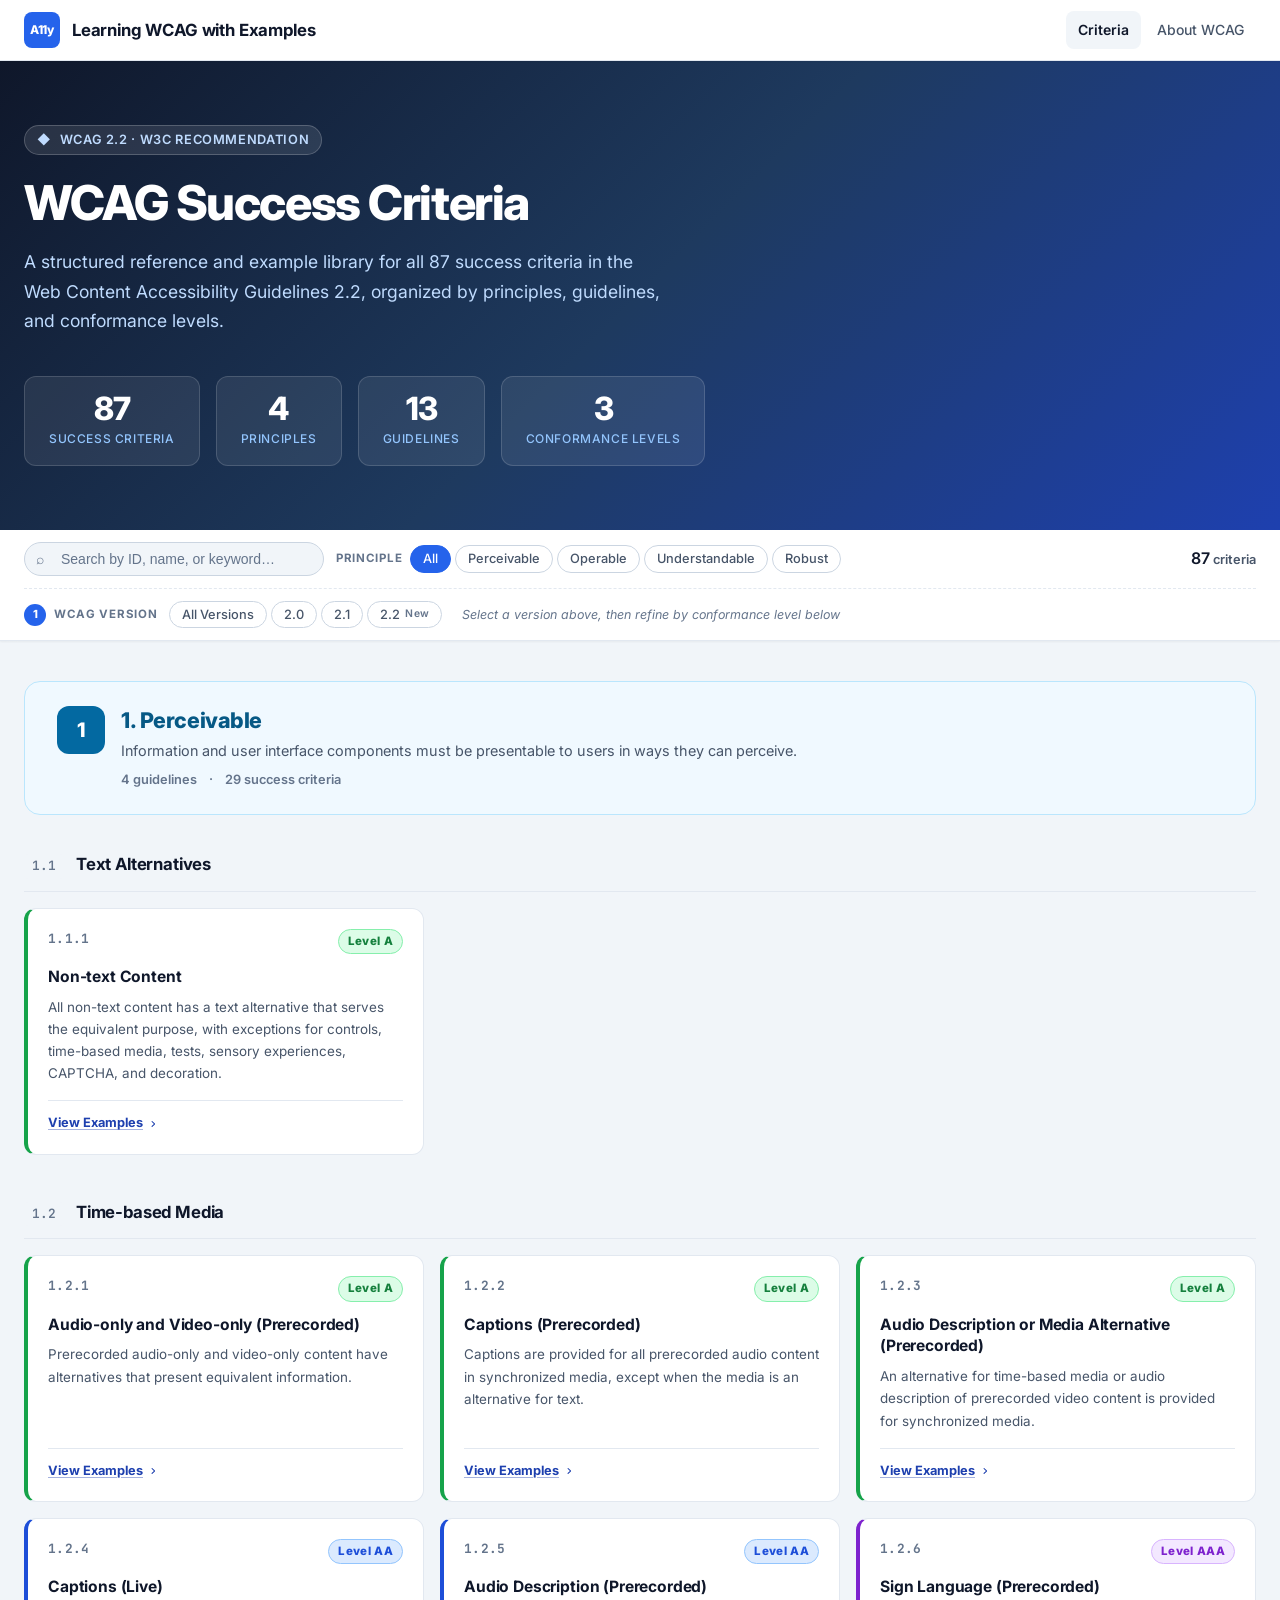
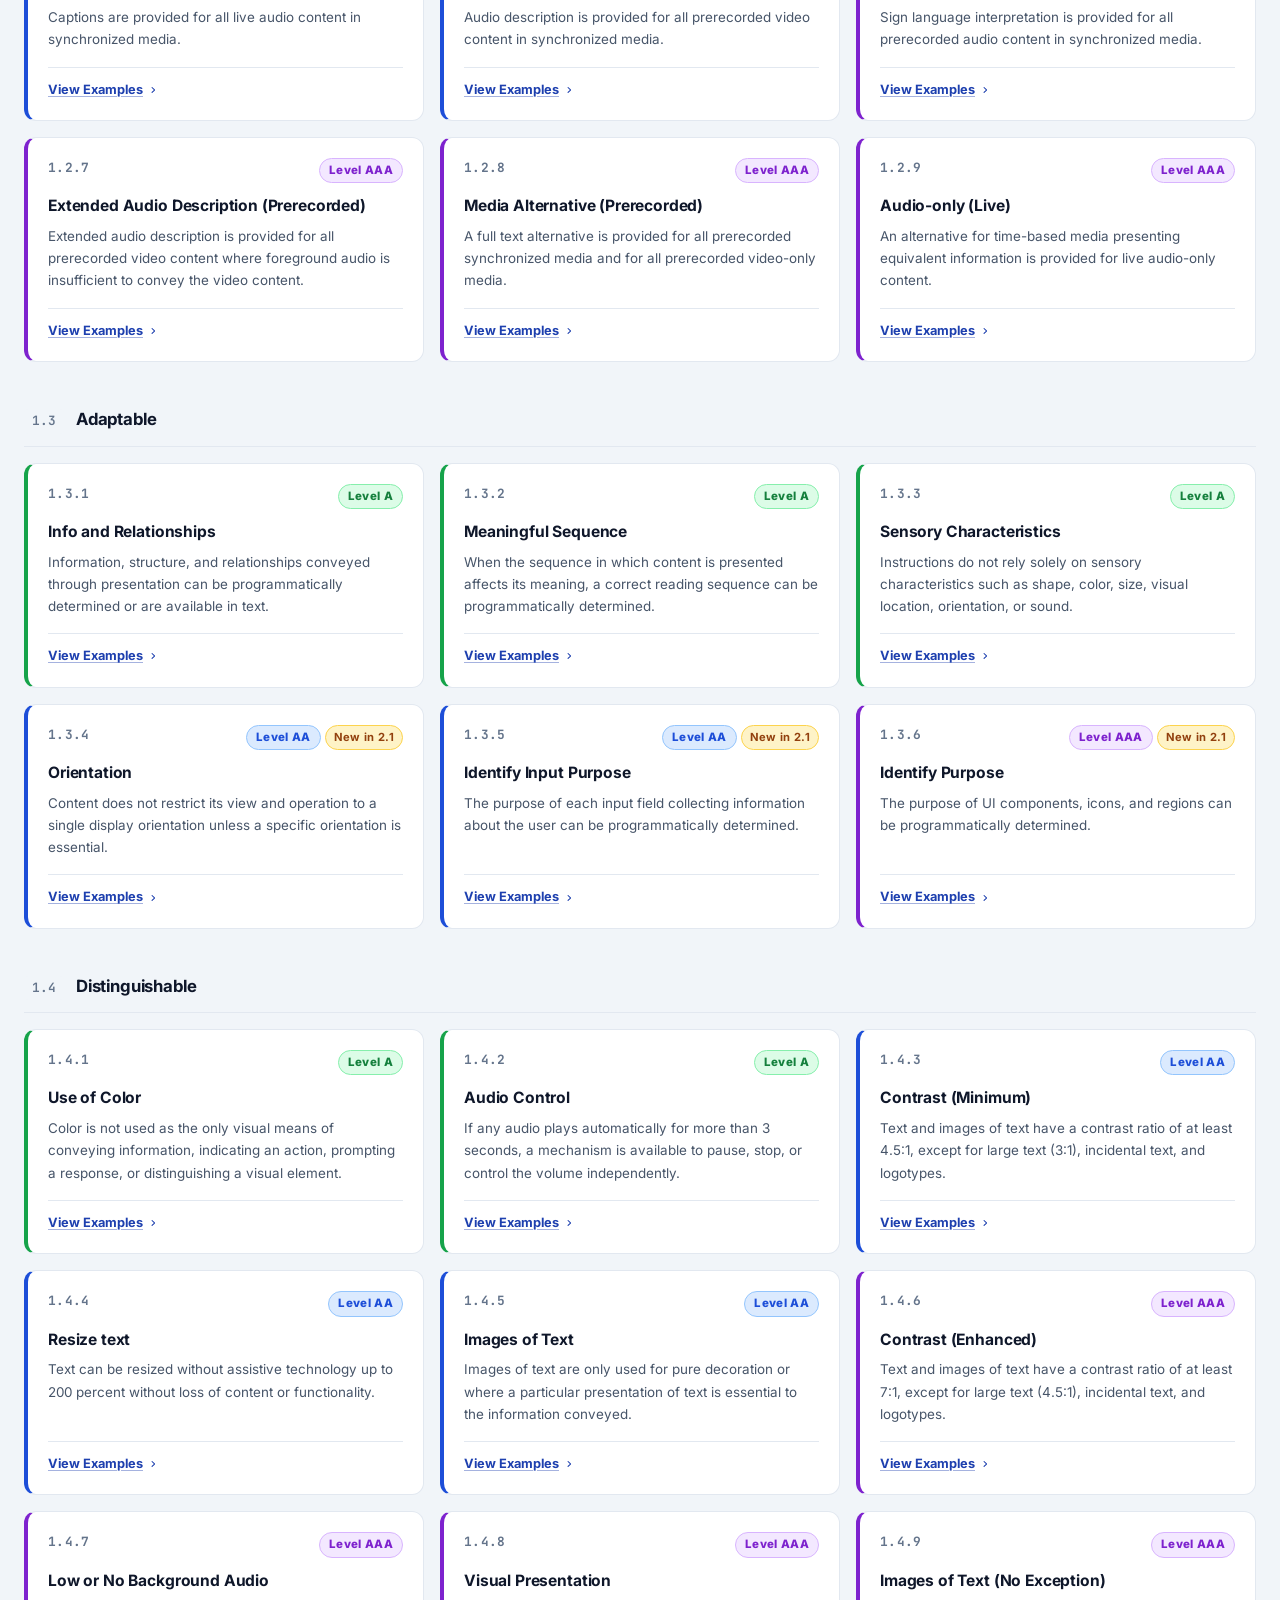
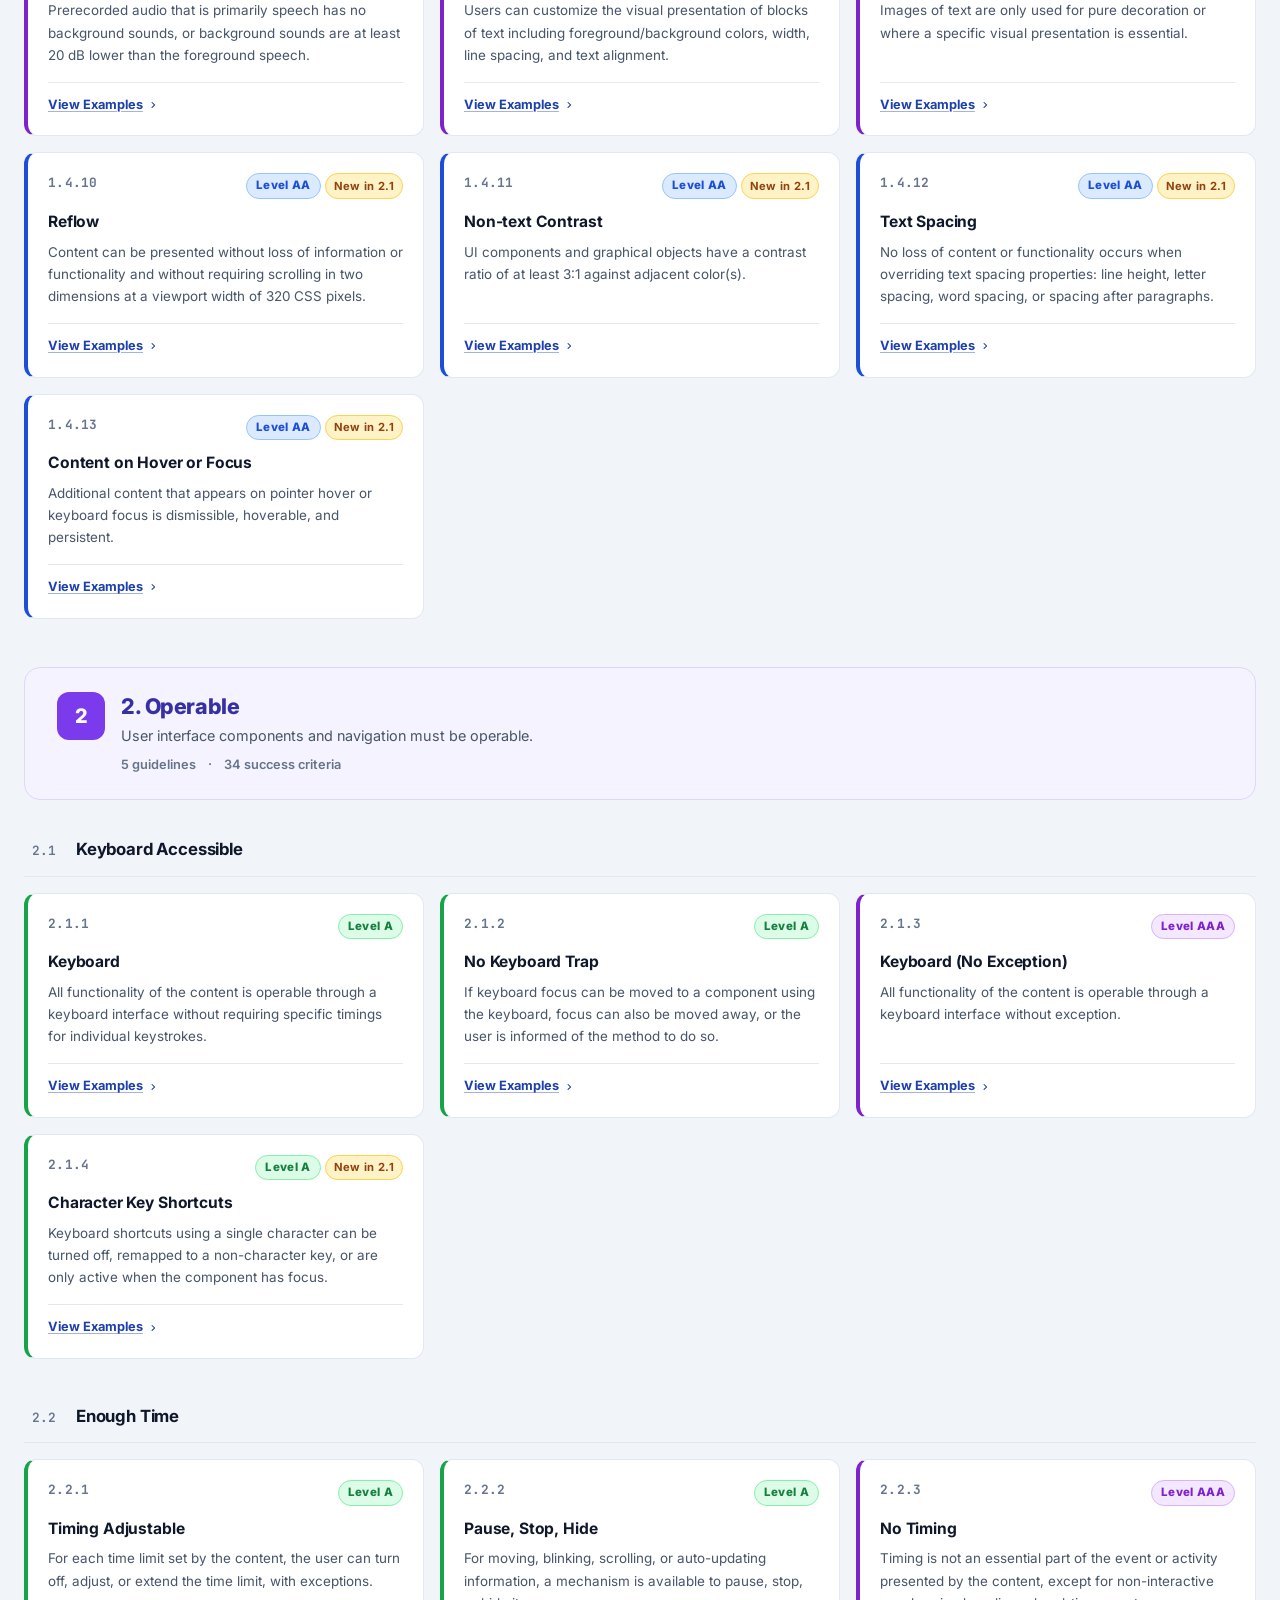
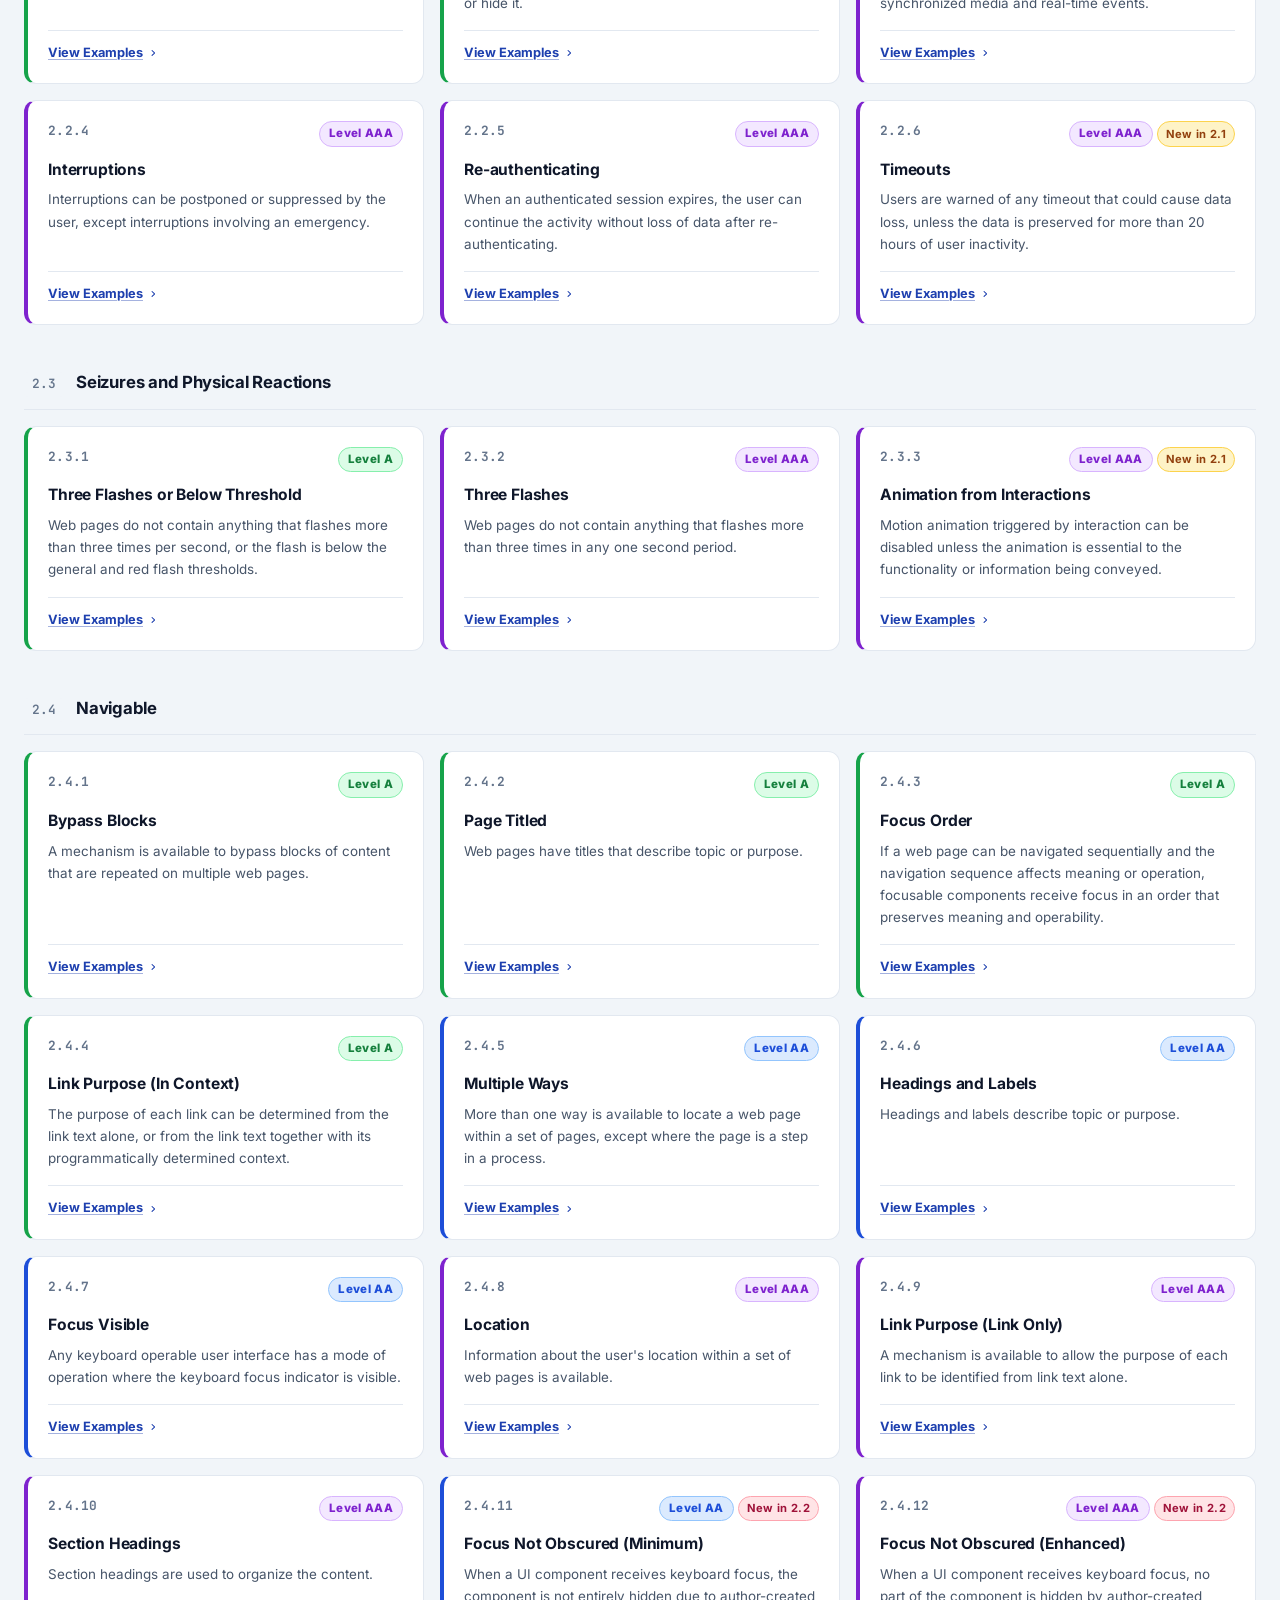
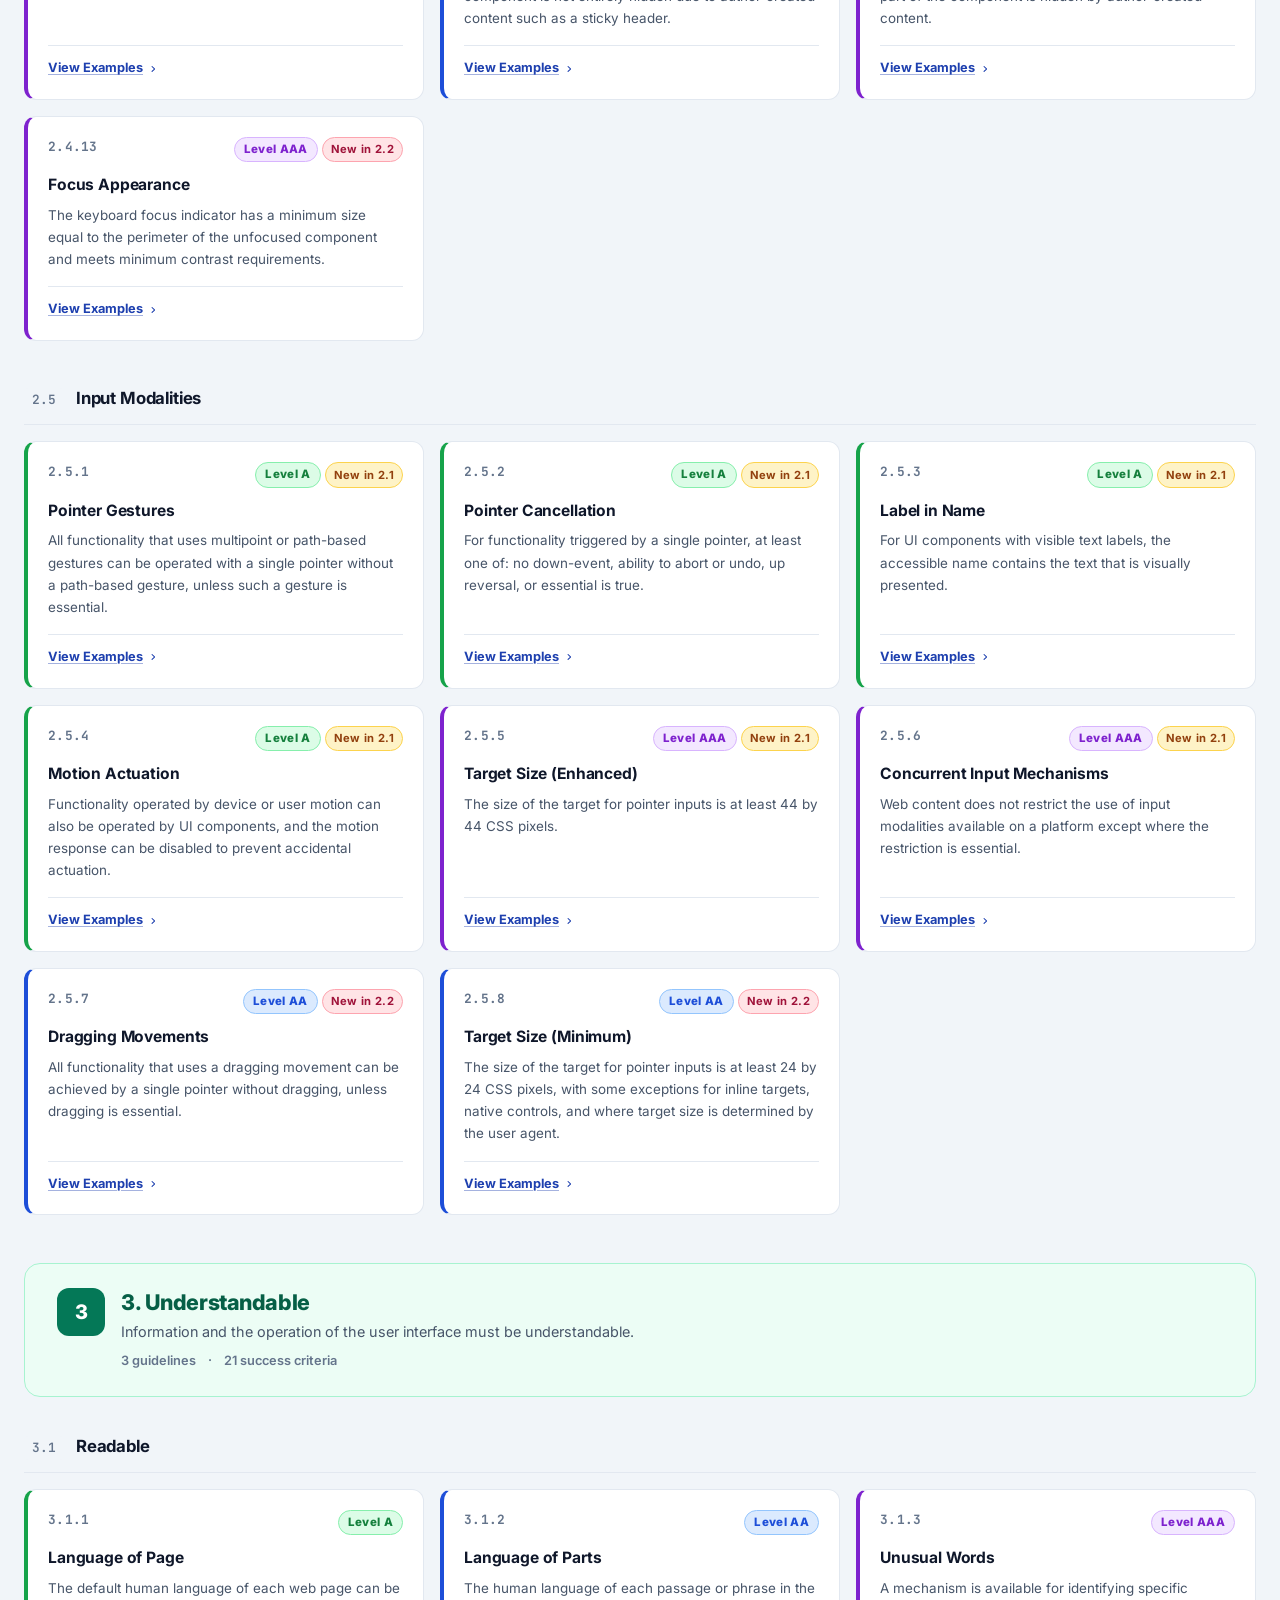
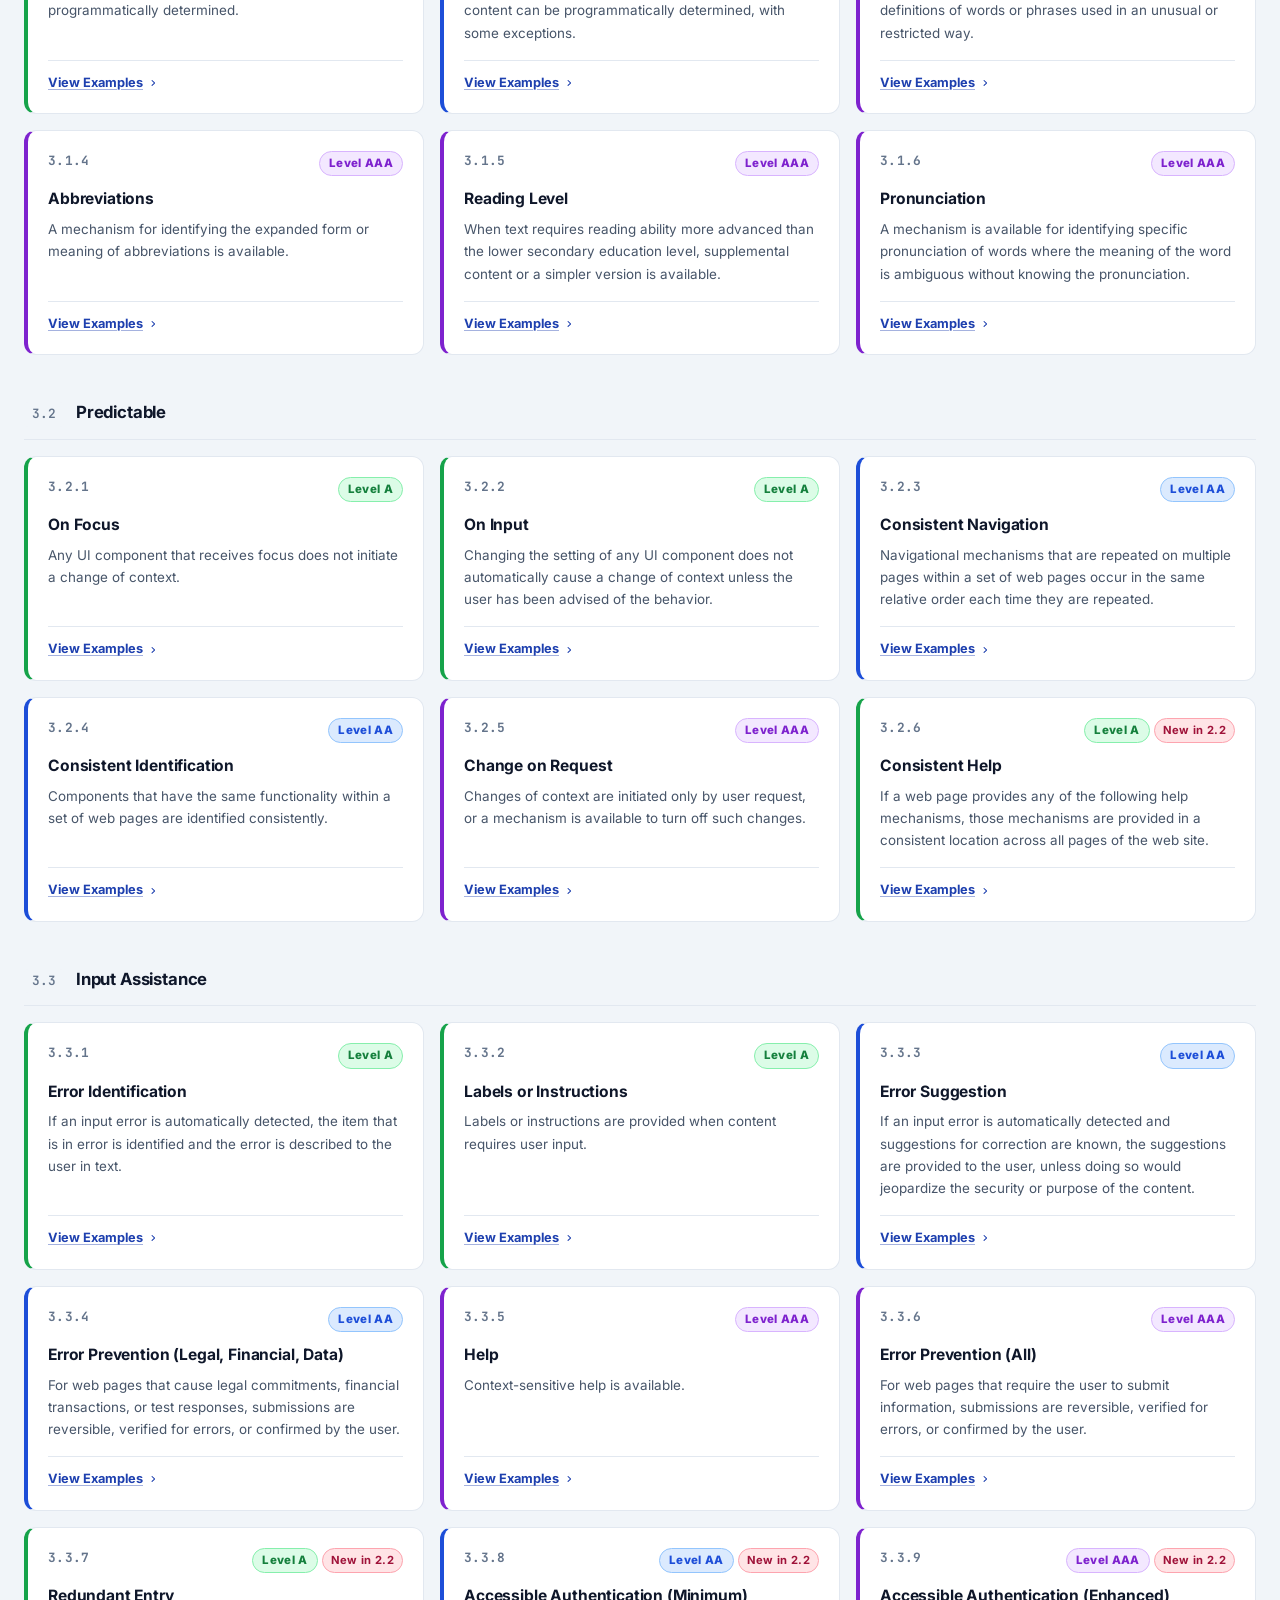
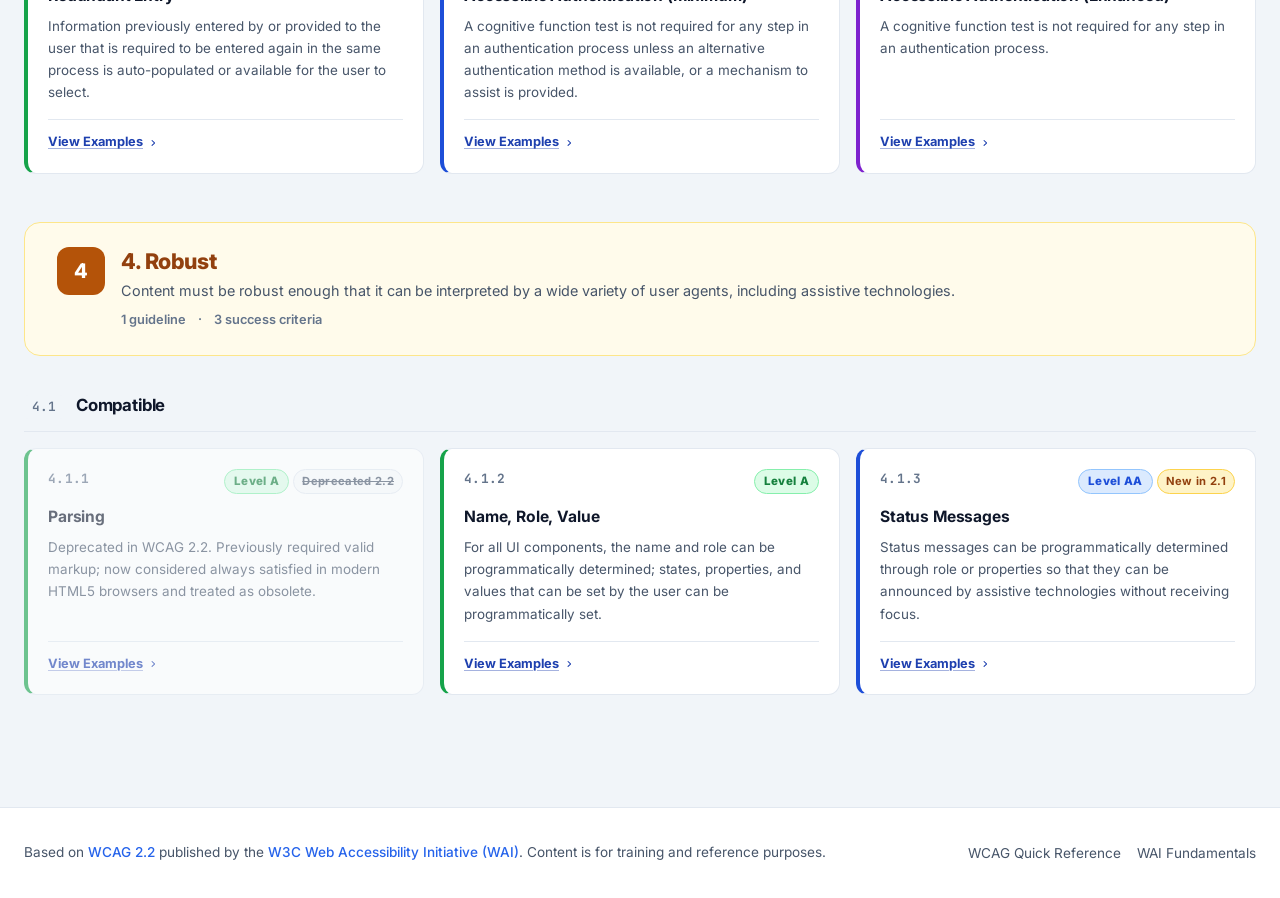
<file: index.html>
<!DOCTYPE html>
<html lang="en">
<head>
  <meta charset="UTF-8">
  <meta name="viewport" content="width=device-width, initial-scale=1.0">
  <meta name="description" content="A comprehensive reference and example library for WCAG 2.2 success criteria, organized by principles, guidelines, and conformance level.">
  <title>WCAG 2.2 Accessibility Training — Success Criteria Reference</title>
  <link rel="preconnect" href="https://fonts.googleapis.com">
  <link rel="preconnect" href="https://fonts.gstatic.com" crossorigin>
  <link href="https://fonts.googleapis.com/css2?family=Inter:wght@400;500;600;700;800&family=JetBrains+Mono:wght@600;700&display=swap" rel="stylesheet">
  <link rel="stylesheet" href="assets/css/styles.css">
</head>
<body>

  <a href="#main" class="skip-link">Skip to main content</a>

  <!-- ======================================================
       Site Header
  ======================================================= -->
  <header class="site-header" role="banner">
    <div class="container">
      <a href="index.html" class="site-header__brand" aria-label="WCAG Accessibility Training home">
        <span class="site-header__logo" aria-hidden="true">A11y</span>
        <span>
          <span class="site-header__title">Learning WCAG with Examples</span>
        </span>
      </a>

      <nav class="site-header__nav" aria-label="Site navigation">
        <a href="index.html" class="nav-link" aria-current="page">Criteria</a>
        <a href="about.html" class="nav-link">About WCAG</a>
      </nav>
    </div>
  </header>

  <!-- ======================================================
       Main
  ======================================================= -->
  <main id="main" tabindex="-1">

    <!-- Hero -->
    <section class="hero" aria-labelledby="hero-heading">
      <div class="container">
        <p class="hero__eyebrow" aria-label="Specification version">
          <span aria-hidden="true">◆</span>
          WCAG 2.2 · W3C Recommendation
        </p>
        <h1 id="hero-heading">WCAG Success Criteria</h1>
        <p class="hero__description">
          A structured reference and example library for all 87 success criteria in the
          Web Content Accessibility Guidelines 2.2, organized by principles, guidelines,
          and conformance levels.
        </p>
        <div class="hero__stats" role="list" aria-label="WCAG statistics">
          <div class="stat-card" role="listitem">
            <span class="stat-card__number">87</span>
            <span class="stat-card__label">Success Criteria</span>
          </div>
          <div class="stat-card" role="listitem">
            <span class="stat-card__number">4</span>
            <span class="stat-card__label">Principles</span>
          </div>
          <div class="stat-card" role="listitem">
            <span class="stat-card__number">13</span>
            <span class="stat-card__label">Guidelines</span>
          </div>
          <div class="stat-card" role="listitem">
            <span class="stat-card__number">3</span>
            <span class="stat-card__label">Conformance Levels</span>
          </div>
        </div>
      </div>
    </section>

    <!-- Filters -->
    <div class="filters-bar" id="filters" aria-label="Filter success criteria">
      <div class="container">

        <!-- Row 1: Search + Principle + Count (always visible) -->
        <div class="filters-row filters-row--primary">
          <div class="filter-search">
            <span class="filter-search__icon" aria-hidden="true">⌕</span>
            <input
              type="search"
              id="filter-search"
              class="filter-search__input"
              placeholder="Search by ID, name, or keyword…"
              aria-label="Search WCAG success criteria"
              autocomplete="off"
              spellcheck="false"
            >
          </div>

          <div class="filter-group">
            <span class="filter-group__label" id="filter-principle-label">Principle</span>
            <div class="filter-pills" role="group" aria-labelledby="filter-principle-label">
              <button class="filter-pill" data-filter-type="principle" data-filter-value="all" aria-pressed="true">All</button>
              <button class="filter-pill filter-pill--perceivable" data-filter-type="principle" data-filter-value="perceivable" aria-pressed="false">Perceivable</button>
              <button class="filter-pill filter-pill--operable" data-filter-type="principle" data-filter-value="operable" aria-pressed="false">Operable</button>
              <button class="filter-pill filter-pill--understandable" data-filter-type="principle" data-filter-value="understandable" aria-pressed="false">Understandable</button>
              <button class="filter-pill filter-pill--robust" data-filter-type="principle" data-filter-value="robust" aria-pressed="false">Robust</button>
            </div>
          </div>

          <p class="filters-bar__count" aria-live="polite" aria-atomic="true">
            <span id="criteria-count">87</span> criteria
          </p>
        </div>

        <!-- Row 2: WCAG Version — Step 1 (always visible) -->
        <div class="filters-row filters-row--step" role="search" aria-label="Step 1: Filter by WCAG version">
          <div class="step-indicator">
            <span class="step-number" aria-hidden="true">1</span>
            <span class="filter-group__label" id="filter-version-label">WCAG Version</span>
          </div>
          <div class="filter-pills" role="group" aria-labelledby="filter-version-label">
            <button class="filter-pill" data-filter-type="version" data-filter-value="all" aria-pressed="false">All Versions</button>
            <button class="filter-pill" data-filter-type="version" data-filter-value="2.0" aria-pressed="false">
              2.0
            </button>
            <button class="filter-pill" data-filter-type="version" data-filter-value="2.1" aria-pressed="false">
              2.1 
            </button>
            <button class="filter-pill" data-filter-type="version" data-filter-value="2.2" aria-pressed="false">
              2.2 <span class="pill-tag pill-tag--22">New</span>
            </button>
          </div>
          <p class="step-hint" id="version-step-hint">
            Select a version above, then refine by conformance level below
          </p>
        </div>

        <!-- Row 3: Conformance Level — Step 2 (conditional, revealed after version click) -->
        <div class="filters-row filters-row--step filters-row--conditional"
             id="level-filter-row"
             aria-hidden="true"
             role="search"
             aria-label="Step 2: Filter by conformance level">
          <div class="step-indicator">
            <span class="step-number" aria-hidden="true">2</span>
            <span class="filter-group__label" id="filter-level-label">Conformance Level</span>
          </div>
          <div class="filter-pills" role="group" aria-labelledby="filter-level-label">
            <button class="filter-pill" data-filter-type="level" data-filter-value="all" aria-pressed="true">All Levels</button>
            <button class="filter-pill filter-pill--level-a" data-filter-type="level" data-filter-value="A" aria-pressed="false">
              <span class="level-dot level-dot--a" aria-hidden="true"></span>Level A
            </button>
            <button class="filter-pill filter-pill--level-aa" data-filter-type="level" data-filter-value="AA" aria-pressed="false">
              <span class="level-dot level-dot--aa" aria-hidden="true"></span>Level AA
            </button>
            <button class="filter-pill filter-pill--level-aaa" data-filter-type="level" data-filter-value="AAA" aria-pressed="false">
              <span class="level-dot level-dot--aaa" aria-hidden="true"></span>Level AAA
            </button>
          </div>
          <p class="level-inclusive-note" aria-live="polite" id="level-inclusive-note">
            AA includes all Level A criteria &middot; AAA includes all A and AA criteria
          </p>
        </div>

      </div>
    </div>

    <!-- Criteria List -->
    <div class="main-content">
      <div class="container">

        <!-- JS renders principles, guidelines, and cards here -->
        <div id="criteria-list"></div>

        <!-- Empty State -->
        <div id="empty-state" hidden aria-live="polite">
          <div class="empty-state">
            <div class="empty-state__icon" aria-hidden="true">🔍</div>
            <h3>No criteria found</h3>
            <p>No success criteria match your current filters. Try adjusting your search or filter selections.</p>
            <button id="reset-filters" class="empty-state__reset">Reset all filters</button>
          </div>
        </div>

      </div>
    </div>

  </main>

  <!-- ======================================================
       Footer
  ======================================================= -->
  <footer class="site-footer" role="contentinfo">
    <div class="container">
      <p class="footer-text">
        Based on <a href="https://www.w3.org/TR/WCAG22/" rel="noopener noreferrer" target="_blank">WCAG 2.2</a>
        published by the <a href="https://www.w3.org/WAI/" rel="noopener noreferrer" target="_blank">W3C Web Accessibility Initiative (WAI)</a>.
        Content is for training and reference purposes.
      </p>
      <ul class="footer-links" aria-label="Footer links">
        <li><a href="https://www.w3.org/WAI/WCAG22/quickref/" rel="noopener noreferrer" target="_blank">WCAG Quick Reference</a></li>
        <li><a href="https://www.w3.org/WAI/fundamentals/" rel="noopener noreferrer" target="_blank">WAI Fundamentals</a></li>
      </ul>
    </div>
  </footer>

  <script src="assets/js/data.js"></script>
  <script src="assets/js/app.js"></script>
</body>
</html>
</file>
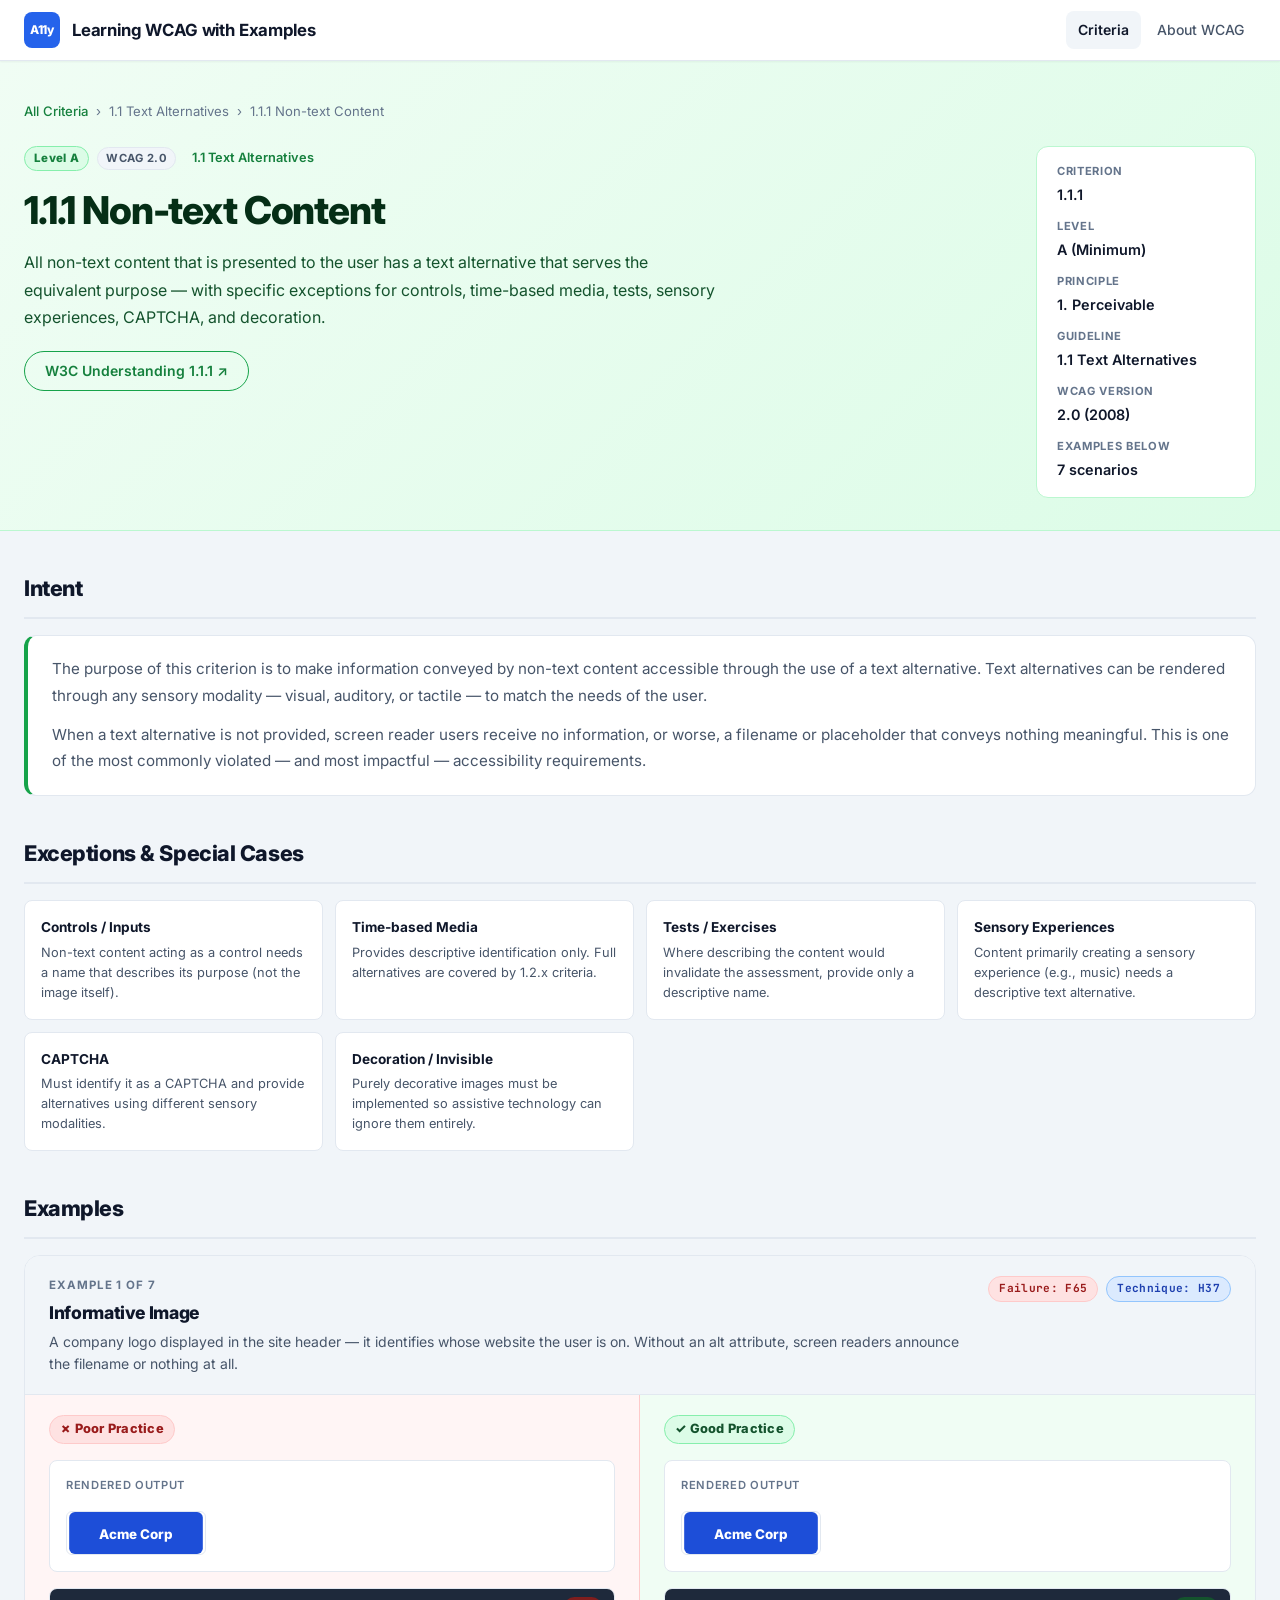
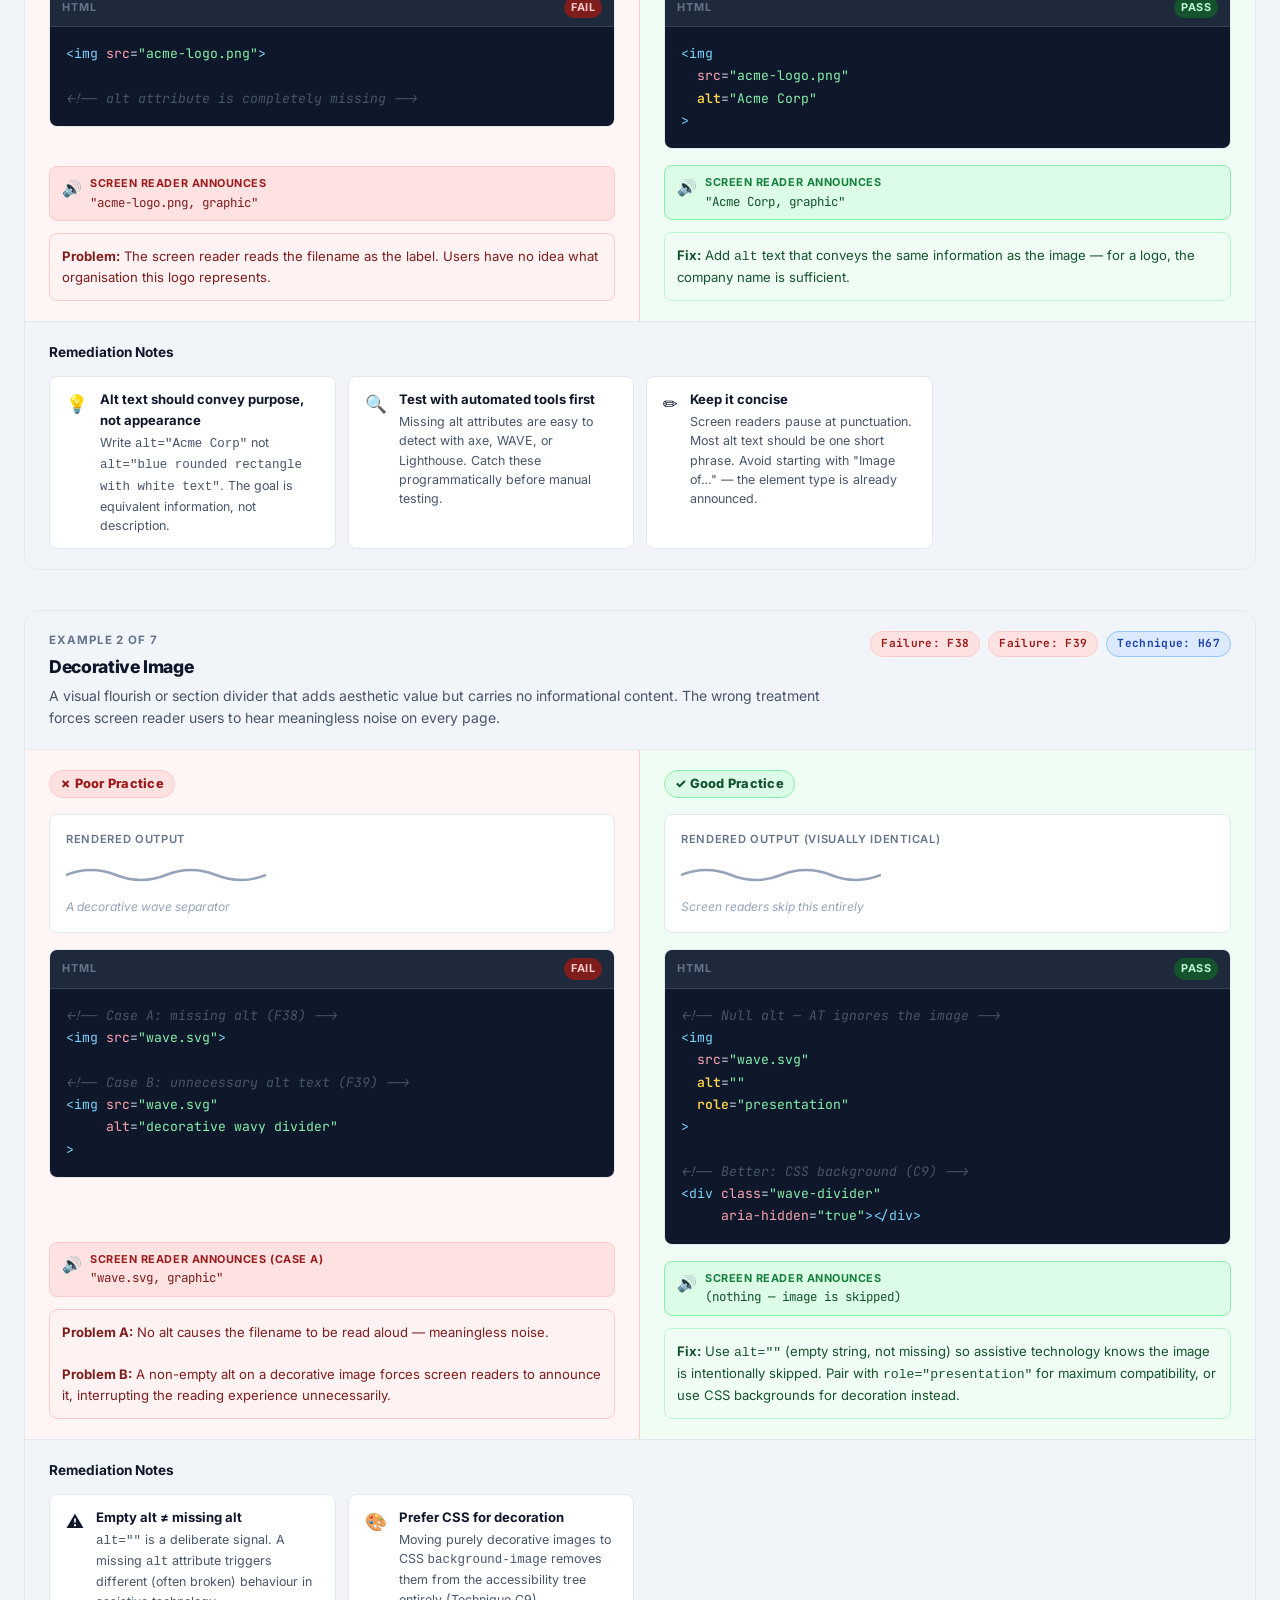
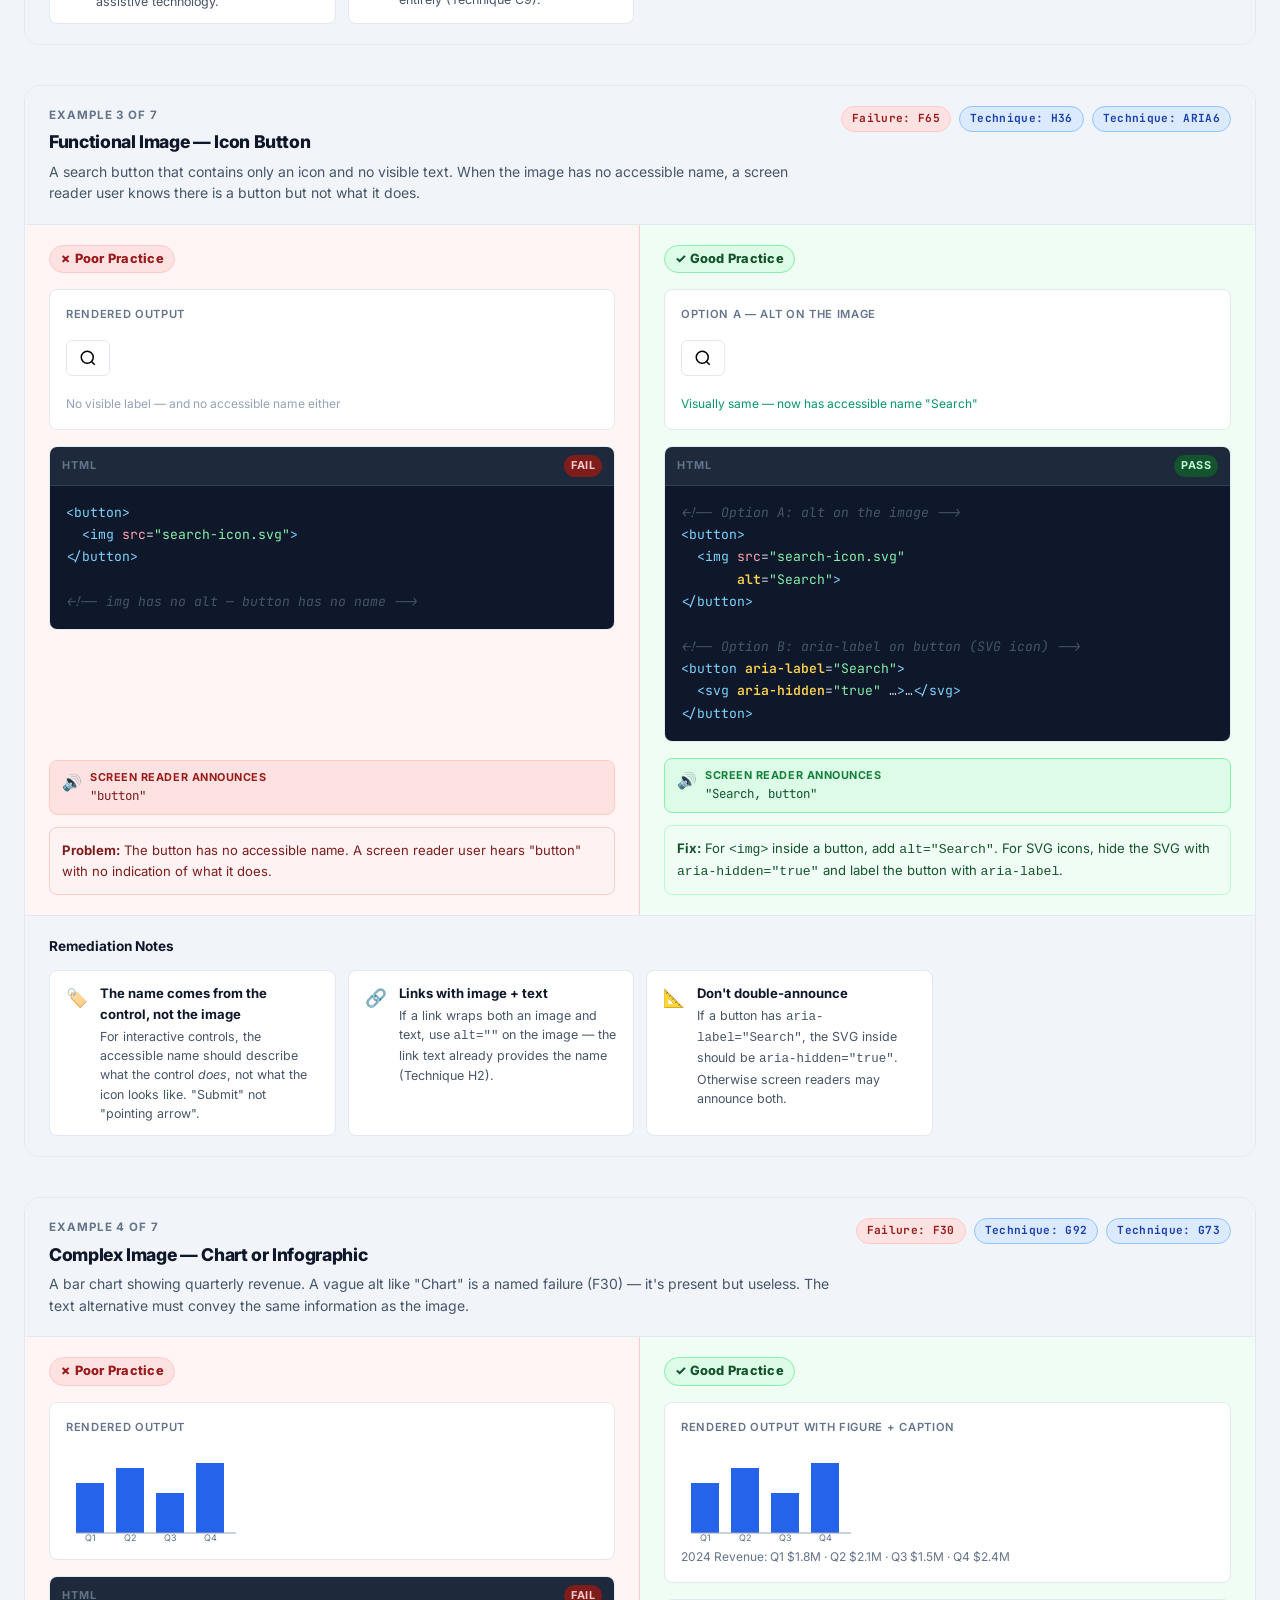
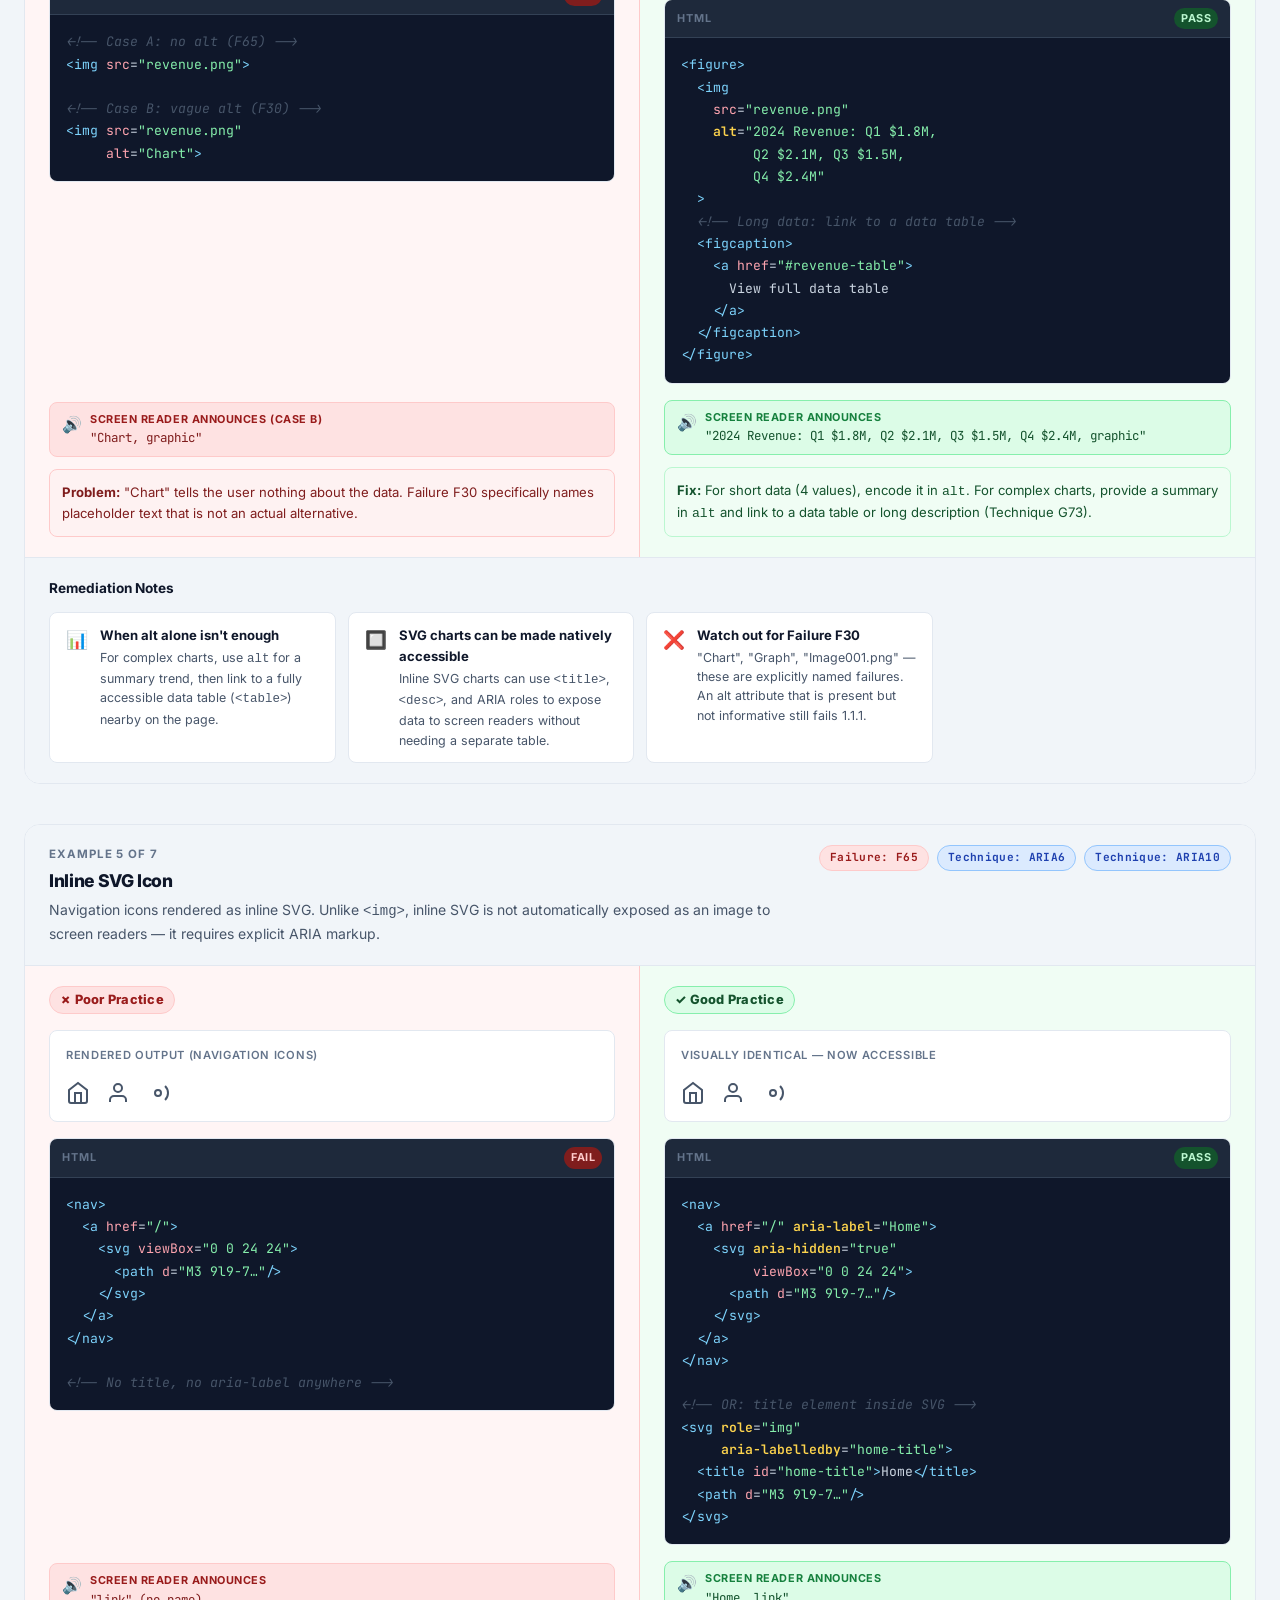
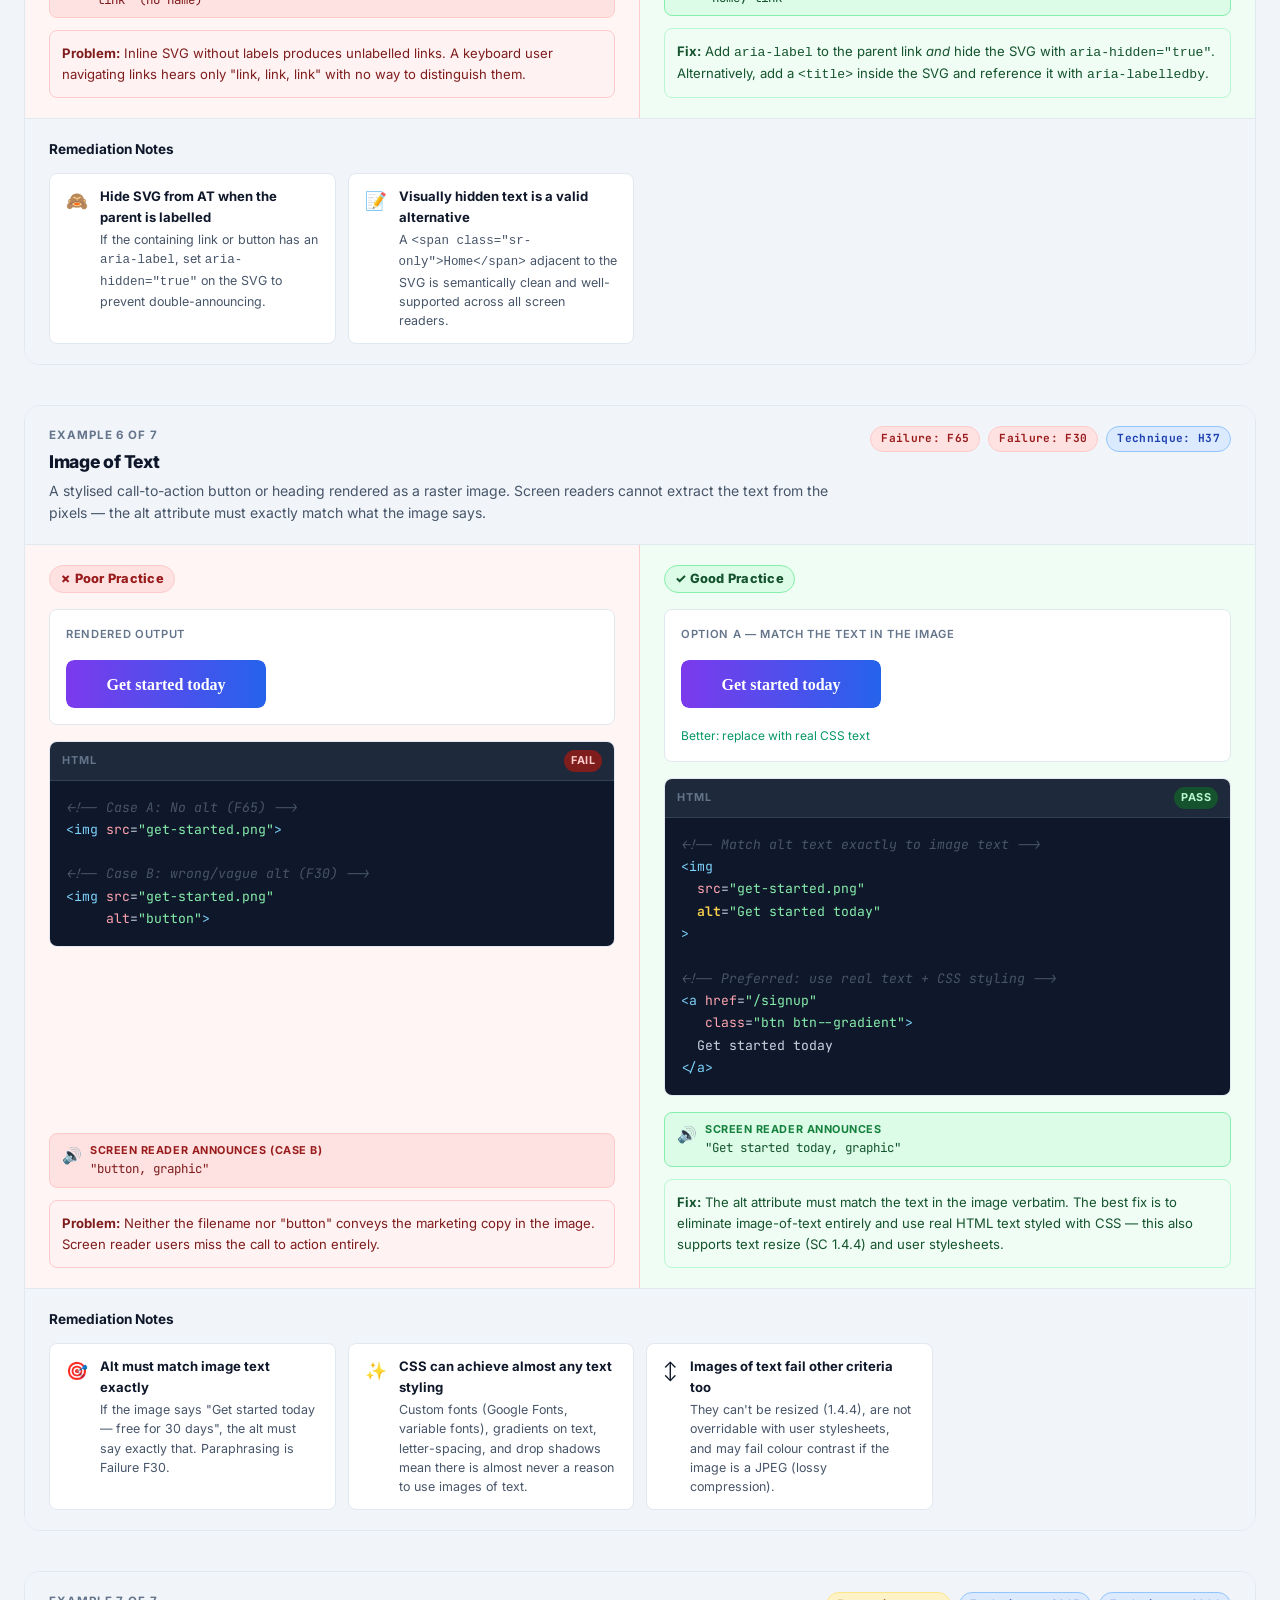
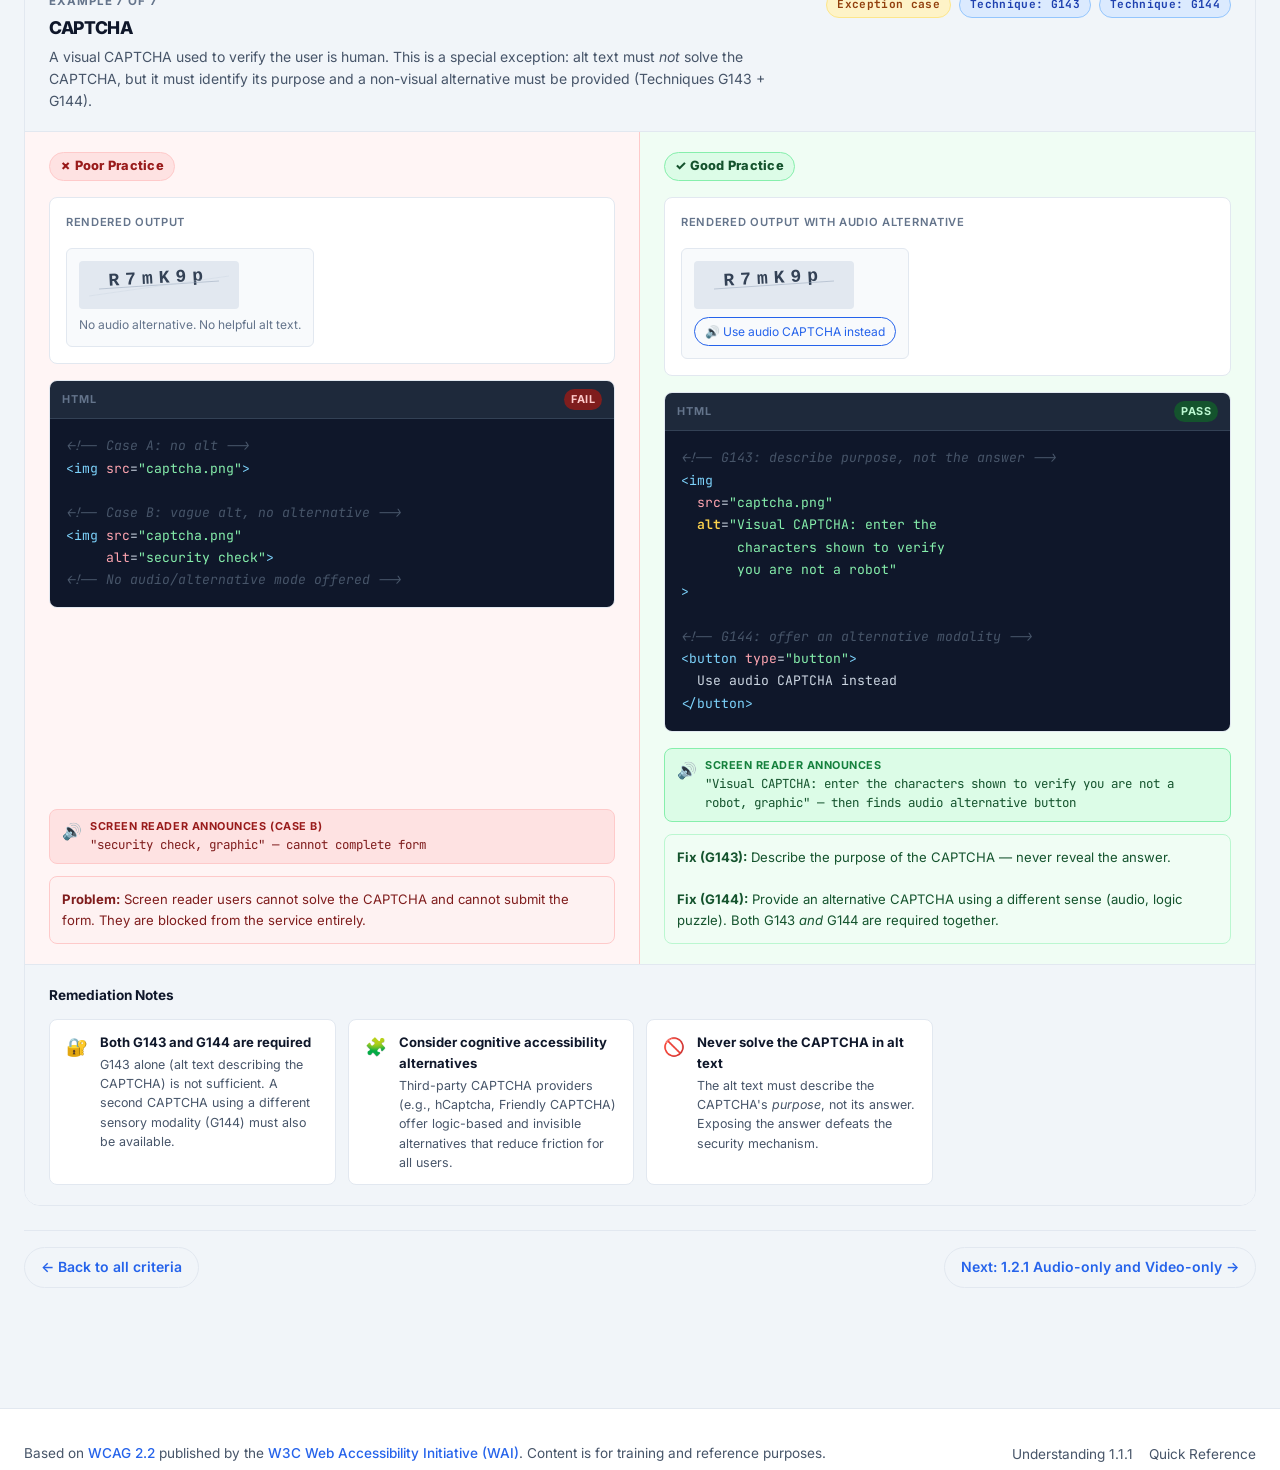
<file: criteria/1.1.1.html>
<!DOCTYPE html>
<html lang="en">
<head>
  <meta charset="UTF-8">
  <meta name="viewport" content="width=device-width, initial-scale=1.0">
  <meta name="description" content="Examples, failure conditions, and remediation guidance for WCAG 2.2 Success Criterion 1.1.1 Non-text Content.">
  <title>1.1.1 Non-text Content — WCAG 2.2 Accessibility Training</title>
  <link rel="preconnect" href="https://fonts.googleapis.com">
  <link rel="preconnect" href="https://fonts.gstatic.com" crossorigin>
  <link href="https://fonts.googleapis.com/css2?family=Inter:wght@400;500;600;700;800&family=JetBrains+Mono:wght@400;600;700&display=swap" rel="stylesheet">
  <link rel="stylesheet" href="../assets/css/styles.css">
  <link rel="stylesheet" href="../assets/css/examples.css">
</head>
<body>

  <a href="#main" class="skip-link">Skip to main content</a>

  <header class="site-header" role="banner">
    <div class="container">
      <a href="../index.html" class="site-header__brand" aria-label="WCAG Accessibility Training home">
        <span class="site-header__logo" aria-hidden="true">A11y</span>
        <span class="site-header__title">Learning WCAG with Examples</span>
      </a>
      <nav class="site-header__nav" aria-label="Site navigation">
        <a href="../index.html" class="nav-link" aria-current="page">Criteria</a>
        <a href="../about.html" class="nav-link">About WCAG</a>
      </nav>
    </div>
  </header>

  <main id="main" tabindex="-1">

    <!-- =====================================================
         Criterion Hero
    ====================================================== -->
    <div class="criterion-page-hero">
      <div class="container">

        <nav aria-label="Breadcrumb">
          <ol class="breadcrumb">
            <li><a href="../index.html">All Criteria</a></li>
            <li aria-hidden="true">›</li>
            <li>1.1 Text Alternatives</li>
            <li aria-hidden="true">›</li>
            <li aria-current="page">1.1.1 Non-text Content</li>
          </ol>
        </nav>

        <div class="criterion-hero-body">
          <div class="criterion-hero-text">
            <div class="criterion-page-meta">
              <span class="badge badge--level-a">Level A</span>
              <span class="badge badge--v20">WCAG 2.0</span>
              <span class="criterion-guideline">1.1 Text Alternatives</span>
            </div>
            <h1>1.1.1 Non-text Content</h1>
            <p class="criterion-page-description">
              All non-text content that is presented to the user has a text alternative
              that serves the equivalent purpose — with specific exceptions for controls,
              time-based media, tests, sensory experiences, CAPTCHA, and decoration.
            </p>
            <div class="criterion-hero-actions">
              <a href="https://www.w3.org/WAI/WCAG22/Understanding/non-text-content"
                 class="btn btn--outline-green"
                 target="_blank"
                 rel="noopener noreferrer">
                W3C Understanding 1.1.1 ↗
              </a>
            </div>
          </div>

          <aside class="criterion-hero-sidebar" aria-label="Quick reference">
            <dl class="criterion-quick-info">
              <div class="quick-info-item">
                <dt class="quick-info-item__label">Criterion</dt>
                <dd class="quick-info-item__value">1.1.1</dd>
              </div>
              <div class="quick-info-item">
                <dt class="quick-info-item__label">Level</dt>
                <dd class="quick-info-item__value">A (Minimum)</dd>
              </div>
              <div class="quick-info-item">
                <dt class="quick-info-item__label">Principle</dt>
                <dd class="quick-info-item__value">1. Perceivable</dd>
              </div>
              <div class="quick-info-item">
                <dt class="quick-info-item__label">Guideline</dt>
                <dd class="quick-info-item__value">1.1 Text Alternatives</dd>
              </div>
              <div class="quick-info-item">
                <dt class="quick-info-item__label">WCAG Version</dt>
                <dd class="quick-info-item__value">2.0 (2008)</dd>
              </div>
              <div class="quick-info-item">
                <dt class="quick-info-item__label">Examples below</dt>
                <dd class="quick-info-item__value">7 scenarios</dd>
              </div>
            </dl>
          </aside>
        </div>

      </div>
    </div>

    <!-- =====================================================
         Main Content
    ====================================================== -->
    <div class="criterion-page-content">
      <div class="container">

        <!-- Intent -->
        <section class="content-section" aria-labelledby="intent-heading">
          <h2 id="intent-heading">Intent</h2>
          <div class="intent-box">
            <p>
              The purpose of this criterion is to make information conveyed by non-text content
              accessible through the use of a text alternative. Text alternatives can be rendered
              through any sensory modality — visual, auditory, or tactile — to match the needs of
              the user.
            </p>
            <p>
              When a text alternative is not provided, screen reader users receive no information,
              or worse, a filename or placeholder that conveys nothing meaningful. This is one of
              the most commonly violated — and most impactful — accessibility requirements.
            </p>
          </div>
        </section>

        <!-- Exceptions -->
        <section class="content-section" aria-labelledby="exceptions-heading">
          <h2 id="exceptions-heading">Exceptions &amp; Special Cases</h2>
          <div class="exceptions-grid">
            <div class="exception-item">
              <div class="exception-item__title">Controls / Inputs</div>
              <div class="exception-item__desc">Non-text content acting as a control needs a name that describes its purpose (not the image itself).</div>
            </div>
            <div class="exception-item">
              <div class="exception-item__title">Time-based Media</div>
              <div class="exception-item__desc">Provides descriptive identification only. Full alternatives are covered by 1.2.x criteria.</div>
            </div>
            <div class="exception-item">
              <div class="exception-item__title">Tests / Exercises</div>
              <div class="exception-item__desc">Where describing the content would invalidate the assessment, provide only a descriptive name.</div>
            </div>
            <div class="exception-item">
              <div class="exception-item__title">Sensory Experiences</div>
              <div class="exception-item__desc">Content primarily creating a sensory experience (e.g., music) needs a descriptive text alternative.</div>
            </div>
            <div class="exception-item">
              <div class="exception-item__title">CAPTCHA</div>
              <div class="exception-item__desc">Must identify it as a CAPTCHA and provide alternatives using different sensory modalities.</div>
            </div>
            <div class="exception-item">
              <div class="exception-item__title">Decoration / Invisible</div>
              <div class="exception-item__desc">Purely decorative images must be implemented so assistive technology can ignore them entirely.</div>
            </div>
          </div>
        </section>

        <!-- Examples -->
        <section class="content-section" aria-labelledby="examples-heading">
          <h2 id="examples-heading">Examples</h2>

          <div class="examples-list">

            <!-- ==========================================
                 Example 1: Informative Image
            =========================================== -->
            <article class="example" id="ex-informative-image" aria-labelledby="ex1-title">
              <div class="example__header">
                <div class="example__title-group">
                  <p class="example__number">Example 1 of 7</p>
                  <h3 class="example__title" id="ex1-title">Informative Image</h3>
                  <p class="example__scenario">
                    A company logo displayed in the site header — it identifies whose website the user is on.
                    Without an alt attribute, screen readers announce the filename or nothing at all.
                  </p>
                </div>
                <div class="example__tags">
                  <span class="tag tag--failure">Failure: F65</span>
                  <span class="tag tag--technique">Technique: H37</span>
                </div>
              </div>

              <div class="example__pair">
                <!-- Bad -->
                <div class="example__col example__col--bad">
                  <div class="example__col-header">
                    <span class="practice-badge practice-badge--bad" aria-label="Poor practice">✗ Poor Practice</span>
                  </div>

                  <div class="example__preview" aria-label="Poor practice — visual output">
                    <span class="preview-label">Rendered output</span>
                    <svg width="140" height="44" viewBox="0 0 140 44" aria-label="Logo image with no alt text" role="img" style="border:1px solid #e2e8f0; border-radius:6px;">
                      <rect width="140" height="44" fill="#1d4ed8" rx="6"/>
                      <text x="70" y="28" font-family="Inter,sans-serif" font-size="14" font-weight="800" fill="white" text-anchor="middle">Acme Corp</text>
                    </svg>
                  </div>

                  <div class="example__code">
                    <div class="code-toolbar">
                      <span class="code-lang">HTML</span>
                      <span class="code-status code-status--fail">FAIL</span>
                    </div>
                    <pre><code><span class="tok-tag">&lt;img</span> <span class="tok-attr">src</span>=<span class="tok-val">"acme-logo.png"</span><span class="tok-tag">&gt;</span>

<span class="tok-comment">&lt;!-- alt attribute is completely missing --&gt;</span></code></pre>
                  </div>

                  <div class="sr-output sr-output--bad" role="note" aria-label="Screen reader output for poor practice">
                    <span class="sr-output__icon" aria-hidden="true">🔊</span>
                    <span>
                      <span class="sr-output__label">Screen reader announces</span>
                      <span class="sr-output__text">"acme-logo.png, graphic"</span>
                    </span>
                  </div>

                  <p class="example__note example__note--problem">
                    <strong>Problem:</strong> The screen reader reads the filename as the label.
                    Users have no idea what organisation this logo represents.
                  </p>
                </div>

                <!-- Good -->
                <div class="example__col example__col--good">
                  <div class="example__col-header">
                    <span class="practice-badge practice-badge--good" aria-label="Good practice">✓ Good Practice</span>
                  </div>

                  <div class="example__preview" aria-label="Good practice — visual output">
                    <span class="preview-label">Rendered output</span>
                    <svg width="140" height="44" viewBox="0 0 140 44" aria-label="Acme Corp" role="img" style="border:1px solid #e2e8f0; border-radius:6px;">
                      <rect width="140" height="44" fill="#1d4ed8" rx="6"/>
                      <text x="70" y="28" font-family="Inter,sans-serif" font-size="14" font-weight="800" fill="white" text-anchor="middle">Acme Corp</text>
                    </svg>
                  </div>

                  <div class="example__code">
                    <div class="code-toolbar">
                      <span class="code-lang">HTML</span>
                      <span class="code-status code-status--pass">PASS</span>
                    </div>
                    <pre><code><span class="tok-tag">&lt;img</span>
  <span class="tok-attr">src</span>=<span class="tok-val">"acme-logo.png"</span>
  <span class="tok-hi">alt</span>=<span class="tok-val">"Acme Corp"</span>
<span class="tok-tag">&gt;</span></code></pre>
                  </div>

                  <div class="sr-output sr-output--good" role="note" aria-label="Screen reader output for good practice">
                    <span class="sr-output__icon" aria-hidden="true">🔊</span>
                    <span>
                      <span class="sr-output__label">Screen reader announces</span>
                      <span class="sr-output__text">"Acme Corp, graphic"</span>
                    </span>
                  </div>

                  <p class="example__note example__note--solution">
                    <strong>Fix:</strong> Add <code>alt</code> text that conveys the same information as
                    the image — for a logo, the company name is sufficient.
                  </p>
                </div>
              </div>

              <div class="example__remediation">
                <h4>Remediation Notes</h4>
                <div class="remediation-grid">
                  <div class="remediation-item">
                    <span class="remediation-item__icon" aria-hidden="true">💡</span>
                    <div class="remediation-item__body">
                      <p class="remediation-item__title">Alt text should convey purpose, not appearance</p>
                      <p class="remediation-item__desc">Write <code>alt="Acme Corp"</code> not <code>alt="blue rounded rectangle with white text"</code>. The goal is equivalent information, not description.</p>
                    </div>
                  </div>
                  <div class="remediation-item">
                    <span class="remediation-item__icon" aria-hidden="true">🔍</span>
                    <div class="remediation-item__body">
                      <p class="remediation-item__title">Test with automated tools first</p>
                      <p class="remediation-item__desc">Missing alt attributes are easy to detect with axe, WAVE, or Lighthouse. Catch these programmatically before manual testing.</p>
                    </div>
                  </div>
                  <div class="remediation-item">
                    <span class="remediation-item__icon" aria-hidden="true">✏️</span>
                    <div class="remediation-item__body">
                      <p class="remediation-item__title">Keep it concise</p>
                      <p class="remediation-item__desc">Screen readers pause at punctuation. Most alt text should be one short phrase. Avoid starting with "Image of…" — the element type is already announced.</p>
                    </div>
                  </div>
                </div>
              </div>
            </article>

            <!-- ==========================================
                 Example 2: Decorative Image
            =========================================== -->
            <article class="example" id="ex-decorative-image" aria-labelledby="ex2-title">
              <div class="example__header">
                <div class="example__title-group">
                  <p class="example__number">Example 2 of 7</p>
                  <h3 class="example__title" id="ex2-title">Decorative Image</h3>
                  <p class="example__scenario">
                    A visual flourish or section divider that adds aesthetic value but carries no
                    informational content. The wrong treatment forces screen reader users to hear
                    meaningless noise on every page.
                  </p>
                </div>
                <div class="example__tags">
                  <span class="tag tag--failure">Failure: F38</span>
                  <span class="tag tag--failure">Failure: F39</span>
                  <span class="tag tag--technique">Technique: H67</span>
                </div>
              </div>

              <div class="example__pair">
                <div class="example__col example__col--bad">
                  <div class="example__col-header">
                    <span class="practice-badge practice-badge--bad">✗ Poor Practice</span>
                  </div>

                  <div class="example__preview">
                    <span class="preview-label">Rendered output</span>
                    <svg width="200" height="20" viewBox="0 0 200 20" aria-hidden="true" style="display:block;">
                      <path d="M0 10 Q25 0 50 10 Q75 20 100 10 Q125 0 150 10 Q175 20 200 10"
                            fill="none" stroke="#94a3b8" stroke-width="2.5"/>
                    </svg>
                    <span style="font-size:0.75rem;color:#94a3b8;font-style:italic;">A decorative wave separator</span>
                  </div>

                  <div class="example__code">
                    <div class="code-toolbar">
                      <span class="code-lang">HTML</span>
                      <span class="code-status code-status--fail">FAIL</span>
                    </div>
                    <pre><code><span class="tok-comment">&lt;!-- Case A: missing alt (F38) --&gt;</span>
<span class="tok-tag">&lt;img</span> <span class="tok-attr">src</span>=<span class="tok-val">"wave.svg"</span><span class="tok-tag">&gt;</span>

<span class="tok-comment">&lt;!-- Case B: unnecessary alt text (F39) --&gt;</span>
<span class="tok-tag">&lt;img</span> <span class="tok-attr">src</span>=<span class="tok-val">"wave.svg"</span>
     <span class="tok-attr">alt</span>=<span class="tok-val">"decorative wavy divider"</span>
<span class="tok-tag">&gt;</span></code></pre>
                  </div>

                  <div class="sr-output sr-output--bad" role="note">
                    <span class="sr-output__icon" aria-hidden="true">🔊</span>
                    <span>
                      <span class="sr-output__label">Screen reader announces (Case A)</span>
                      <span class="sr-output__text">"wave.svg, graphic"</span>
                    </span>
                  </div>

                  <p class="example__note example__note--problem">
                    <strong>Problem A:</strong> No alt causes the filename to be read aloud — meaningless noise.<br><br>
                    <strong>Problem B:</strong> A non-empty alt on a decorative image forces screen readers to announce
                    it, interrupting the reading experience unnecessarily.
                  </p>
                </div>

                <div class="example__col example__col--good">
                  <div class="example__col-header">
                    <span class="practice-badge practice-badge--good">✓ Good Practice</span>
                  </div>

                  <div class="example__preview">
                    <span class="preview-label">Rendered output (visually identical)</span>
                    <svg width="200" height="20" viewBox="0 0 200 20" aria-hidden="true" style="display:block;">
                      <path d="M0 10 Q25 0 50 10 Q75 20 100 10 Q125 0 150 10 Q175 20 200 10"
                            fill="none" stroke="#94a3b8" stroke-width="2.5"/>
                    </svg>
                    <span style="font-size:0.75rem;color:#94a3b8;font-style:italic;">Screen readers skip this entirely</span>
                  </div>

                  <div class="example__code">
                    <div class="code-toolbar">
                      <span class="code-lang">HTML</span>
                      <span class="code-status code-status--pass">PASS</span>
                    </div>
                    <pre><code><span class="tok-comment">&lt;!-- Null alt — AT ignores the image --&gt;</span>
<span class="tok-tag">&lt;img</span>
  <span class="tok-attr">src</span>=<span class="tok-val">"wave.svg"</span>
  <span class="tok-hi">alt</span>=<span class="tok-val">""</span>
  <span class="tok-hi">role</span>=<span class="tok-val">"presentation"</span>
<span class="tok-tag">&gt;</span>

<span class="tok-comment">&lt;!-- Better: CSS background (C9) --&gt;</span>
<span class="tok-tag">&lt;div</span> <span class="tok-attr">class</span>=<span class="tok-val">"wave-divider"</span>
     <span class="tok-attr">aria-hidden</span>=<span class="tok-val">"true"</span><span class="tok-tag">&gt;&lt;/div&gt;</span></code></pre>
                  </div>

                  <div class="sr-output sr-output--good" role="note">
                    <span class="sr-output__icon" aria-hidden="true">🔊</span>
                    <span>
                      <span class="sr-output__label">Screen reader announces</span>
                      <span class="sr-output__text">(nothing — image is skipped)</span>
                    </span>
                  </div>

                  <p class="example__note example__note--solution">
                    <strong>Fix:</strong> Use <code>alt=""</code> (empty string, not missing) so assistive technology
                    knows the image is intentionally skipped. Pair with <code>role="presentation"</code> for maximum
                    compatibility, or use CSS backgrounds for decoration instead.
                  </p>
                </div>
              </div>

              <div class="example__remediation">
                <h4>Remediation Notes</h4>
                <div class="remediation-grid">
                  <div class="remediation-item">
                    <span class="remediation-item__icon" aria-hidden="true">⚠️</span>
                    <div class="remediation-item__body">
                      <p class="remediation-item__title">Empty alt ≠ missing alt</p>
                      <p class="remediation-item__desc"><code>alt=""</code> is a deliberate signal. A missing <code>alt</code> attribute triggers different (often broken) behaviour in assistive technology.</p>
                    </div>
                  </div>
                  <div class="remediation-item">
                    <span class="remediation-item__icon" aria-hidden="true">🎨</span>
                    <div class="remediation-item__body">
                      <p class="remediation-item__title">Prefer CSS for decoration</p>
                      <p class="remediation-item__desc">Moving purely decorative images to CSS <code>background-image</code> removes them from the accessibility tree entirely (Technique C9).</p>
                    </div>
                  </div>
                </div>
              </div>
            </article>

            <!-- ==========================================
                 Example 3: Functional Image (Icon Button)
            =========================================== -->
            <article class="example" id="ex-functional-image" aria-labelledby="ex3-title">
              <div class="example__header">
                <div class="example__title-group">
                  <p class="example__number">Example 3 of 7</p>
                  <h3 class="example__title" id="ex3-title">Functional Image — Icon Button</h3>
                  <p class="example__scenario">
                    A search button that contains only an icon and no visible text. When the image
                    has no accessible name, a screen reader user knows there is a button but not
                    what it does.
                  </p>
                </div>
                <div class="example__tags">
                  <span class="tag tag--failure">Failure: F65</span>
                  <span class="tag tag--technique">Technique: H36</span>
                  <span class="tag tag--technique">Technique: ARIA6</span>
                </div>
              </div>

              <div class="example__pair">
                <div class="example__col example__col--bad">
                  <div class="example__col-header">
                    <span class="practice-badge practice-badge--bad">✗ Poor Practice</span>
                  </div>

                  <div class="example__preview">
                    <span class="preview-label">Rendered output</span>
                    <button style="border:1px solid #e2e8f0;border-radius:6px;padding:8px 12px;background:#fff;cursor:pointer;display:inline-flex;align-items:center;gap:6px;" tabindex="-1" aria-hidden="true">
                      <svg width="18" height="18" viewBox="0 0 24 24" fill="none" stroke="currentColor" stroke-width="2" aria-hidden="true">
                        <circle cx="11" cy="11" r="8"/><path d="m21 21-4.35-4.35"/>
                      </svg>
                    </button>
                    <span style="font-size:0.75rem;color:#94a3b8;display:block;margin-top:6px;">No visible label — and no accessible name either</span>
                  </div>

                  <div class="example__code">
                    <div class="code-toolbar">
                      <span class="code-lang">HTML</span>
                      <span class="code-status code-status--fail">FAIL</span>
                    </div>
                    <pre><code><span class="tok-tag">&lt;button&gt;</span>
  <span class="tok-tag">&lt;img</span> <span class="tok-attr">src</span>=<span class="tok-val">"search-icon.svg"</span><span class="tok-tag">&gt;</span>
<span class="tok-tag">&lt;/button&gt;</span>

<span class="tok-comment">&lt;!-- img has no alt — button has no name --&gt;</span></code></pre>
                  </div>

                  <div class="sr-output sr-output--bad" role="note">
                    <span class="sr-output__icon" aria-hidden="true">🔊</span>
                    <span>
                      <span class="sr-output__label">Screen reader announces</span>
                      <span class="sr-output__text">"button"</span>
                    </span>
                  </div>

                  <p class="example__note example__note--problem">
                    <strong>Problem:</strong> The button has no accessible name. A screen reader user
                    hears "button" with no indication of what it does.
                  </p>
                </div>

                <div class="example__col example__col--good">
                  <div class="example__col-header">
                    <span class="practice-badge practice-badge--good">✓ Good Practice</span>
                  </div>

                  <div class="example__preview">
                    <span class="preview-label">Option A — alt on the image</span>
                    <button style="border:1px solid #e2e8f0;border-radius:6px;padding:8px 12px;background:#fff;cursor:pointer;display:inline-flex;align-items:center;gap:6px;" tabindex="-1" aria-hidden="true">
                      <svg width="18" height="18" viewBox="0 0 24 24" fill="none" stroke="currentColor" stroke-width="2" aria-hidden="true">
                        <circle cx="11" cy="11" r="8"/><path d="m21 21-4.35-4.35"/>
                      </svg>
                    </button>
                    <span style="font-size:0.75rem;color:#059669;display:block;margin-top:6px;">Visually same — now has accessible name "Search"</span>
                  </div>

                  <div class="example__code">
                    <div class="code-toolbar">
                      <span class="code-lang">HTML</span>
                      <span class="code-status code-status--pass">PASS</span>
                    </div>
                    <pre><code><span class="tok-comment">&lt;!-- Option A: alt on the image --&gt;</span>
<span class="tok-tag">&lt;button&gt;</span>
  <span class="tok-tag">&lt;img</span> <span class="tok-attr">src</span>=<span class="tok-val">"search-icon.svg"</span>
       <span class="tok-hi">alt</span>=<span class="tok-val">"Search"</span><span class="tok-tag">&gt;</span>
<span class="tok-tag">&lt;/button&gt;</span>

<span class="tok-comment">&lt;!-- Option B: aria-label on button (SVG icon) --&gt;</span>
<span class="tok-tag">&lt;button</span> <span class="tok-hi">aria-label</span>=<span class="tok-val">"Search"</span><span class="tok-tag">&gt;</span>
  <span class="tok-tag">&lt;svg</span> <span class="tok-hi">aria-hidden</span>=<span class="tok-val">"true"</span> …<span class="tok-tag">&gt;</span>…<span class="tok-tag">&lt;/svg&gt;</span>
<span class="tok-tag">&lt;/button&gt;</span></code></pre>
                  </div>

                  <div class="sr-output sr-output--good" role="note">
                    <span class="sr-output__icon" aria-hidden="true">🔊</span>
                    <span>
                      <span class="sr-output__label">Screen reader announces</span>
                      <span class="sr-output__text">"Search, button"</span>
                    </span>
                  </div>

                  <p class="example__note example__note--solution">
                    <strong>Fix:</strong> For <code>&lt;img&gt;</code> inside a button, add <code>alt="Search"</code>.
                    For SVG icons, hide the SVG with <code>aria-hidden="true"</code> and label
                    the button with <code>aria-label</code>.
                  </p>
                </div>
              </div>

              <div class="example__remediation">
                <h4>Remediation Notes</h4>
                <div class="remediation-grid">
                  <div class="remediation-item">
                    <span class="remediation-item__icon" aria-hidden="true">🏷️</span>
                    <div class="remediation-item__body">
                      <p class="remediation-item__title">The name comes from the control, not the image</p>
                      <p class="remediation-item__desc">For interactive controls, the accessible name should describe what the control <em>does</em>, not what the icon looks like. "Submit" not "pointing arrow".</p>
                    </div>
                  </div>
                  <div class="remediation-item">
                    <span class="remediation-item__icon" aria-hidden="true">🔗</span>
                    <div class="remediation-item__body">
                      <p class="remediation-item__title">Links with image + text</p>
                      <p class="remediation-item__desc">If a link wraps both an image and text, use <code>alt=""</code> on the image — the link text already provides the name (Technique H2).</p>
                    </div>
                  </div>
                  <div class="remediation-item">
                    <span class="remediation-item__icon" aria-hidden="true">📐</span>
                    <div class="remediation-item__body">
                      <p class="remediation-item__title">Don't double-announce</p>
                      <p class="remediation-item__desc">If a button has <code>aria-label="Search"</code>, the SVG inside should be <code>aria-hidden="true"</code>. Otherwise screen readers may announce both.</p>
                    </div>
                  </div>
                </div>
              </div>
            </article>

            <!-- ==========================================
                 Example 4: Complex Image (Chart)
            =========================================== -->
            <article class="example" id="ex-complex-image" aria-labelledby="ex4-title">
              <div class="example__header">
                <div class="example__title-group">
                  <p class="example__number">Example 4 of 7</p>
                  <h3 class="example__title" id="ex4-title">Complex Image — Chart or Infographic</h3>
                  <p class="example__scenario">
                    A bar chart showing quarterly revenue. A vague alt like "Chart" is a
                    named failure (F30) — it's present but useless. The text alternative
                    must convey the same information as the image.
                  </p>
                </div>
                <div class="example__tags">
                  <span class="tag tag--failure">Failure: F30</span>
                  <span class="tag tag--technique">Technique: G92</span>
                  <span class="tag tag--technique">Technique: G73</span>
                </div>
              </div>

              <div class="example__pair">
                <div class="example__col example__col--bad">
                  <div class="example__col-header">
                    <span class="practice-badge practice-badge--bad">✗ Poor Practice</span>
                  </div>

                  <div class="example__preview">
                    <span class="preview-label">Rendered output</span>
                    <svg width="180" height="90" viewBox="0 0 180 90" aria-hidden="true" style="display:block;">
                      <rect x="10" y="30" width="28" height="50" fill="#2563eb"/>
                      <rect x="50" y="15" width="28" height="65" fill="#2563eb"/>
                      <rect x="90" y="40" width="28" height="40" fill="#2563eb"/>
                      <rect x="130" y="10" width="28" height="70" fill="#2563eb"/>
                      <line x1="10" y1="80" x2="170" y2="80" stroke="#94a3b8" stroke-width="1"/>
                      <text x="24" y="88" font-size="9" fill="#64748b" text-anchor="middle" font-family="Inter,sans-serif">Q1</text>
                      <text x="64" y="88" font-size="9" fill="#64748b" text-anchor="middle" font-family="Inter,sans-serif">Q2</text>
                      <text x="104" y="88" font-size="9" fill="#64748b" text-anchor="middle" font-family="Inter,sans-serif">Q3</text>
                      <text x="144" y="88" font-size="9" fill="#64748b" text-anchor="middle" font-family="Inter,sans-serif">Q4</text>
                    </svg>
                  </div>

                  <div class="example__code">
                    <div class="code-toolbar">
                      <span class="code-lang">HTML</span>
                      <span class="code-status code-status--fail">FAIL</span>
                    </div>
                    <pre><code><span class="tok-comment">&lt;!-- Case A: no alt (F65) --&gt;</span>
<span class="tok-tag">&lt;img</span> <span class="tok-attr">src</span>=<span class="tok-val">"revenue.png"</span><span class="tok-tag">&gt;</span>

<span class="tok-comment">&lt;!-- Case B: vague alt (F30) --&gt;</span>
<span class="tok-tag">&lt;img</span> <span class="tok-attr">src</span>=<span class="tok-val">"revenue.png"</span>
     <span class="tok-attr">alt</span>=<span class="tok-val">"Chart"</span><span class="tok-tag">&gt;</span></code></pre>
                  </div>

                  <div class="sr-output sr-output--bad" role="note">
                    <span class="sr-output__icon" aria-hidden="true">🔊</span>
                    <span>
                      <span class="sr-output__label">Screen reader announces (Case B)</span>
                      <span class="sr-output__text">"Chart, graphic"</span>
                    </span>
                  </div>

                  <p class="example__note example__note--problem">
                    <strong>Problem:</strong> "Chart" tells the user nothing about the data. Failure F30
                    specifically names placeholder text that is not an actual alternative.
                  </p>
                </div>

                <div class="example__col example__col--good">
                  <div class="example__col-header">
                    <span class="practice-badge practice-badge--good">✓ Good Practice</span>
                  </div>

                  <div class="example__preview">
                    <span class="preview-label">Rendered output with figure + caption</span>
                    <figure style="margin:0;">
                      <svg width="180" height="90" viewBox="0 0 180 90" aria-hidden="true" style="display:block;">
                        <rect x="10" y="30" width="28" height="50" fill="#2563eb"/>
                        <rect x="50" y="15" width="28" height="65" fill="#2563eb"/>
                        <rect x="90" y="40" width="28" height="40" fill="#2563eb"/>
                        <rect x="130" y="10" width="28" height="70" fill="#2563eb"/>
                        <line x1="10" y1="80" x2="170" y2="80" stroke="#94a3b8" stroke-width="1"/>
                        <text x="24" y="88" font-size="9" fill="#64748b" text-anchor="middle" font-family="Inter,sans-serif">Q1</text>
                        <text x="64" y="88" font-size="9" fill="#64748b" text-anchor="middle" font-family="Inter,sans-serif">Q2</text>
                        <text x="104" y="88" font-size="9" fill="#64748b" text-anchor="middle" font-family="Inter,sans-serif">Q3</text>
                        <text x="144" y="88" font-size="9" fill="#64748b" text-anchor="middle" font-family="Inter,sans-serif">Q4</text>
                      </svg>
                      <figcaption style="font-size:0.75rem;color:#64748b;margin-top:4px;">2024 Revenue: Q1 $1.8M · Q2 $2.1M · Q3 $1.5M · Q4 $2.4M</figcaption>
                    </figure>
                  </div>

                  <div class="example__code">
                    <div class="code-toolbar">
                      <span class="code-lang">HTML</span>
                      <span class="code-status code-status--pass">PASS</span>
                    </div>
                    <pre><code><span class="tok-tag">&lt;figure&gt;</span>
  <span class="tok-tag">&lt;img</span>
    <span class="tok-attr">src</span>=<span class="tok-val">"revenue.png"</span>
    <span class="tok-hi">alt</span>=<span class="tok-val">"2024 Revenue: Q1 $1.8M,
         Q2 $2.1M, Q3 $1.5M,
         Q4 $2.4M"</span>
  <span class="tok-tag">&gt;</span>
  <span class="tok-comment">&lt;!-- Long data: link to a data table --&gt;</span>
  <span class="tok-tag">&lt;figcaption&gt;</span>
    <span class="tok-tag">&lt;a</span> <span class="tok-attr">href</span>=<span class="tok-val">"#revenue-table"</span><span class="tok-tag">&gt;</span>
      View full data table
    <span class="tok-tag">&lt;/a&gt;</span>
  <span class="tok-tag">&lt;/figcaption&gt;</span>
<span class="tok-tag">&lt;/figure&gt;</span></code></pre>
                  </div>

                  <div class="sr-output sr-output--good" role="note">
                    <span class="sr-output__icon" aria-hidden="true">🔊</span>
                    <span>
                      <span class="sr-output__label">Screen reader announces</span>
                      <span class="sr-output__text">"2024 Revenue: Q1 $1.8M, Q2 $2.1M, Q3 $1.5M, Q4 $2.4M, graphic"</span>
                    </span>
                  </div>

                  <p class="example__note example__note--solution">
                    <strong>Fix:</strong> For short data (4 values), encode it in <code>alt</code>. For complex charts,
                    provide a summary in <code>alt</code> and link to a data table or long description (Technique G73).
                  </p>
                </div>
              </div>

              <div class="example__remediation">
                <h4>Remediation Notes</h4>
                <div class="remediation-grid">
                  <div class="remediation-item">
                    <span class="remediation-item__icon" aria-hidden="true">📊</span>
                    <div class="remediation-item__body">
                      <p class="remediation-item__title">When alt alone isn't enough</p>
                      <p class="remediation-item__desc">For complex charts, use <code>alt</code> for a summary trend, then link to a fully accessible data table (<code>&lt;table&gt;</code>) nearby on the page.</p>
                    </div>
                  </div>
                  <div class="remediation-item">
                    <span class="remediation-item__icon" aria-hidden="true">🔲</span>
                    <div class="remediation-item__body">
                      <p class="remediation-item__title">SVG charts can be made natively accessible</p>
                      <p class="remediation-item__desc">Inline SVG charts can use <code>&lt;title&gt;</code>, <code>&lt;desc&gt;</code>, and ARIA roles to expose data to screen readers without needing a separate table.</p>
                    </div>
                  </div>
                  <div class="remediation-item">
                    <span class="remediation-item__icon" aria-hidden="true">❌</span>
                    <div class="remediation-item__body">
                      <p class="remediation-item__title">Watch out for Failure F30</p>
                      <p class="remediation-item__desc">"Chart", "Graph", "Image001.png" — these are explicitly named failures. An alt attribute that is present but not informative still fails 1.1.1.</p>
                    </div>
                  </div>
                </div>
              </div>
            </article>

            <!-- ==========================================
                 Example 5: Inline SVG Icon
            =========================================== -->
            <article class="example" id="ex-svg-icon" aria-labelledby="ex5-title">
              <div class="example__header">
                <div class="example__title-group">
                  <p class="example__number">Example 5 of 7</p>
                  <h3 class="example__title" id="ex5-title">Inline SVG Icon</h3>
                  <p class="example__scenario">
                    Navigation icons rendered as inline SVG. Unlike <code>&lt;img&gt;</code>, inline SVG is
                    not automatically exposed as an image to screen readers — it requires explicit
                    ARIA markup.
                  </p>
                </div>
                <div class="example__tags">
                  <span class="tag tag--failure">Failure: F65</span>
                  <span class="tag tag--technique">Technique: ARIA6</span>
                  <span class="tag tag--technique">Technique: ARIA10</span>
                </div>
              </div>

              <div class="example__pair">
                <div class="example__col example__col--bad">
                  <div class="example__col-header">
                    <span class="practice-badge practice-badge--bad">✗ Poor Practice</span>
                  </div>

                  <div class="example__preview">
                    <span class="preview-label">Rendered output (navigation icons)</span>
                    <div style="display:flex;gap:16px;" aria-hidden="true">
                      <svg width="24" height="24" viewBox="0 0 24 24" fill="none" stroke="#475569" stroke-width="2">
                        <path d="M3 9l9-7 9 7v11a2 2 0 0 1-2 2H5a2 2 0 0 1-2-2z"/>
                        <polyline points="9 22 9 12 15 12 15 22"/>
                      </svg>
                      <svg width="24" height="24" viewBox="0 0 24 24" fill="none" stroke="#475569" stroke-width="2">
                        <path d="M20 21v-2a4 4 0 0 0-4-4H8a4 4 0 0 0-4 4v2"/>
                        <circle cx="12" cy="7" r="4"/>
                      </svg>
                      <svg width="24" height="24" viewBox="0 0 24 24" fill="none" stroke="#475569" stroke-width="2">
                        <circle cx="12" cy="12" r="3"/>
                        <path d="M19.07 4.93a10 10 0 0 1 0 14.14"/>
                      </svg>
                    </div>
                  </div>

                  <div class="example__code">
                    <div class="code-toolbar">
                      <span class="code-lang">HTML</span>
                      <span class="code-status code-status--fail">FAIL</span>
                    </div>
                    <pre><code><span class="tok-tag">&lt;nav&gt;</span>
  <span class="tok-tag">&lt;a</span> <span class="tok-attr">href</span>=<span class="tok-val">"/"</span><span class="tok-tag">&gt;</span>
    <span class="tok-tag">&lt;svg</span> <span class="tok-attr">viewBox</span>=<span class="tok-val">"0 0 24 24"</span><span class="tok-tag">&gt;</span>
      <span class="tok-tag">&lt;path</span> <span class="tok-attr">d</span>=<span class="tok-val">"M3 9l9-7…"</span><span class="tok-tag">/&gt;</span>
    <span class="tok-tag">&lt;/svg&gt;</span>
  <span class="tok-tag">&lt;/a&gt;</span>
<span class="tok-tag">&lt;/nav&gt;</span>

<span class="tok-comment">&lt;!-- No title, no aria-label anywhere --&gt;</span></code></pre>
                  </div>

                  <div class="sr-output sr-output--bad" role="note">
                    <span class="sr-output__icon" aria-hidden="true">🔊</span>
                    <span>
                      <span class="sr-output__label">Screen reader announces</span>
                      <span class="sr-output__text">"link" (no name)</span>
                    </span>
                  </div>

                  <p class="example__note example__note--problem">
                    <strong>Problem:</strong> Inline SVG without labels produces unlabelled links.
                    A keyboard user navigating links hears only "link, link, link" with no way to
                    distinguish them.
                  </p>
                </div>

                <div class="example__col example__col--good">
                  <div class="example__col-header">
                    <span class="practice-badge practice-badge--good">✓ Good Practice</span>
                  </div>

                  <div class="example__preview">
                    <span class="preview-label">Visually identical — now accessible</span>
                    <div style="display:flex;gap:16px;" aria-hidden="true">
                      <svg width="24" height="24" viewBox="0 0 24 24" fill="none" stroke="#475569" stroke-width="2">
                        <path d="M3 9l9-7 9 7v11a2 2 0 0 1-2 2H5a2 2 0 0 1-2-2z"/>
                        <polyline points="9 22 9 12 15 12 15 22"/>
                      </svg>
                      <svg width="24" height="24" viewBox="0 0 24 24" fill="none" stroke="#475569" stroke-width="2">
                        <path d="M20 21v-2a4 4 0 0 0-4-4H8a4 4 0 0 0-4 4v2"/>
                        <circle cx="12" cy="7" r="4"/>
                      </svg>
                      <svg width="24" height="24" viewBox="0 0 24 24" fill="none" stroke="#475569" stroke-width="2">
                        <circle cx="12" cy="12" r="3"/>
                        <path d="M19.07 4.93a10 10 0 0 1 0 14.14"/>
                      </svg>
                    </div>
                  </div>

                  <div class="example__code">
                    <div class="code-toolbar">
                      <span class="code-lang">HTML</span>
                      <span class="code-status code-status--pass">PASS</span>
                    </div>
                    <pre><code><span class="tok-tag">&lt;nav&gt;</span>
  <span class="tok-tag">&lt;a</span> <span class="tok-attr">href</span>=<span class="tok-val">"/"</span> <span class="tok-hi">aria-label</span>=<span class="tok-val">"Home"</span><span class="tok-tag">&gt;</span>
    <span class="tok-tag">&lt;svg</span> <span class="tok-hi">aria-hidden</span>=<span class="tok-val">"true"</span>
         <span class="tok-attr">viewBox</span>=<span class="tok-val">"0 0 24 24"</span><span class="tok-tag">&gt;</span>
      <span class="tok-tag">&lt;path</span> <span class="tok-attr">d</span>=<span class="tok-val">"M3 9l9-7…"</span><span class="tok-tag">/&gt;</span>
    <span class="tok-tag">&lt;/svg&gt;</span>
  <span class="tok-tag">&lt;/a&gt;</span>
<span class="tok-tag">&lt;/nav&gt;</span>

<span class="tok-comment">&lt;!-- OR: title element inside SVG --&gt;</span>
<span class="tok-tag">&lt;svg</span> <span class="tok-hi">role</span>=<span class="tok-val">"img"</span>
     <span class="tok-hi">aria-labelledby</span>=<span class="tok-val">"home-title"</span><span class="tok-tag">&gt;</span>
  <span class="tok-tag">&lt;title</span> <span class="tok-attr">id</span>=<span class="tok-val">"home-title"</span><span class="tok-tag">&gt;</span>Home<span class="tok-tag">&lt;/title&gt;</span>
  <span class="tok-tag">&lt;path</span> <span class="tok-attr">d</span>=<span class="tok-val">"M3 9l9-7…"</span><span class="tok-tag">/&gt;</span>
<span class="tok-tag">&lt;/svg&gt;</span></code></pre>
                  </div>

                  <div class="sr-output sr-output--good" role="note">
                    <span class="sr-output__icon" aria-hidden="true">🔊</span>
                    <span>
                      <span class="sr-output__label">Screen reader announces</span>
                      <span class="sr-output__text">"Home, link"</span>
                    </span>
                  </div>

                  <p class="example__note example__note--solution">
                    <strong>Fix:</strong> Add <code>aria-label</code> to the parent link <em>and</em> hide the SVG with
                    <code>aria-hidden="true"</code>. Alternatively, add a <code>&lt;title&gt;</code> inside the SVG
                    and reference it with <code>aria-labelledby</code>.
                  </p>
                </div>
              </div>

              <div class="example__remediation">
                <h4>Remediation Notes</h4>
                <div class="remediation-grid">
                  <div class="remediation-item">
                    <span class="remediation-item__icon" aria-hidden="true">🙈</span>
                    <div class="remediation-item__body">
                      <p class="remediation-item__title">Hide SVG from AT when the parent is labelled</p>
                      <p class="remediation-item__desc">If the containing link or button has an <code>aria-label</code>, set <code>aria-hidden="true"</code> on the SVG to prevent double-announcing.</p>
                    </div>
                  </div>
                  <div class="remediation-item">
                    <span class="remediation-item__icon" aria-hidden="true">📝</span>
                    <div class="remediation-item__body">
                      <p class="remediation-item__title">Visually hidden text is a valid alternative</p>
                      <p class="remediation-item__desc">A <code>&lt;span class="sr-only"&gt;Home&lt;/span&gt;</code> adjacent to the SVG is semantically clean and well-supported across all screen readers.</p>
                    </div>
                  </div>
                </div>
              </div>
            </article>

            <!-- ==========================================
                 Example 6: Image of Text
            =========================================== -->
            <article class="example" id="ex-image-of-text" aria-labelledby="ex6-title">
              <div class="example__header">
                <div class="example__title-group">
                  <p class="example__number">Example 6 of 7</p>
                  <h3 class="example__title" id="ex6-title">Image of Text</h3>
                  <p class="example__scenario">
                    A stylised call-to-action button or heading rendered as a raster image.
                    Screen readers cannot extract the text from the pixels — the alt attribute
                    must exactly match what the image says.
                  </p>
                </div>
                <div class="example__tags">
                  <span class="tag tag--failure">Failure: F65</span>
                  <span class="tag tag--failure">Failure: F30</span>
                  <span class="tag tag--technique">Technique: H37</span>
                </div>
              </div>

              <div class="example__pair">
                <div class="example__col example__col--bad">
                  <div class="example__col-header">
                    <span class="practice-badge practice-badge--bad">✗ Poor Practice</span>
                  </div>

                  <div class="example__preview">
                    <span class="preview-label">Rendered output</span>
                    <svg width="200" height="48" viewBox="0 0 200 48" aria-hidden="true" style="display:block;border-radius:8px;overflow:hidden;">
                      <defs>
                        <linearGradient id="cta-grad" x1="0" y1="0" x2="1" y2="0">
                          <stop offset="0%" stop-color="#7c3aed"/>
                          <stop offset="100%" stop-color="#2563eb"/>
                        </linearGradient>
                      </defs>
                      <rect width="200" height="48" fill="url(#cta-grad)" rx="8"/>
                      <text x="100" y="30" font-family="Georgia,serif" font-size="16" font-weight="bold" fill="white" text-anchor="middle">Get started today</text>
                    </svg>
                  </div>

                  <div class="example__code">
                    <div class="code-toolbar">
                      <span class="code-lang">HTML</span>
                      <span class="code-status code-status--fail">FAIL</span>
                    </div>
                    <pre><code><span class="tok-comment">&lt;!-- Case A: No alt (F65) --&gt;</span>
<span class="tok-tag">&lt;img</span> <span class="tok-attr">src</span>=<span class="tok-val">"get-started.png"</span><span class="tok-tag">&gt;</span>

<span class="tok-comment">&lt;!-- Case B: wrong/vague alt (F30) --&gt;</span>
<span class="tok-tag">&lt;img</span> <span class="tok-attr">src</span>=<span class="tok-val">"get-started.png"</span>
     <span class="tok-attr">alt</span>=<span class="tok-val">"button"</span><span class="tok-tag">&gt;</span></code></pre>
                  </div>

                  <div class="sr-output sr-output--bad" role="note">
                    <span class="sr-output__icon" aria-hidden="true">🔊</span>
                    <span>
                      <span class="sr-output__label">Screen reader announces (Case B)</span>
                      <span class="sr-output__text">"button, graphic"</span>
                    </span>
                  </div>

                  <p class="example__note example__note--problem">
                    <strong>Problem:</strong> Neither the filename nor "button" conveys the marketing copy
                    in the image. Screen reader users miss the call to action entirely.
                  </p>
                </div>

                <div class="example__col example__col--good">
                  <div class="example__col-header">
                    <span class="practice-badge practice-badge--good">✓ Good Practice</span>
                  </div>

                  <div class="example__preview">
                    <span class="preview-label">Option A — match the text in the image</span>
                    <svg width="200" height="48" viewBox="0 0 200 48" aria-hidden="true" style="display:block;border-radius:8px;overflow:hidden;">
                      <defs>
                        <linearGradient id="cta-grad2" x1="0" y1="0" x2="1" y2="0">
                          <stop offset="0%" stop-color="#7c3aed"/>
                          <stop offset="100%" stop-color="#2563eb"/>
                        </linearGradient>
                      </defs>
                      <rect width="200" height="48" fill="url(#cta-grad2)" rx="8"/>
                      <text x="100" y="30" font-family="Georgia,serif" font-size="16" font-weight="bold" fill="white" text-anchor="middle">Get started today</text>
                    </svg>
                    <span style="font-size:0.75rem;color:#059669;display:block;margin-top:6px;">Better: replace with real CSS text</span>
                  </div>

                  <div class="example__code">
                    <div class="code-toolbar">
                      <span class="code-lang">HTML</span>
                      <span class="code-status code-status--pass">PASS</span>
                    </div>
                    <pre><code><span class="tok-comment">&lt;!-- Match alt text exactly to image text --&gt;</span>
<span class="tok-tag">&lt;img</span>
  <span class="tok-attr">src</span>=<span class="tok-val">"get-started.png"</span>
  <span class="tok-hi">alt</span>=<span class="tok-val">"Get started today"</span>
<span class="tok-tag">&gt;</span>

<span class="tok-comment">&lt;!-- Preferred: use real text + CSS styling --&gt;</span>
<span class="tok-tag">&lt;a</span> <span class="tok-attr">href</span>=<span class="tok-val">"/signup"</span>
   <span class="tok-attr">class</span>=<span class="tok-val">"btn btn--gradient"</span><span class="tok-tag">&gt;</span>
  Get started today
<span class="tok-tag">&lt;/a&gt;</span></code></pre>
                  </div>

                  <div class="sr-output sr-output--good" role="note">
                    <span class="sr-output__icon" aria-hidden="true">🔊</span>
                    <span>
                      <span class="sr-output__label">Screen reader announces</span>
                      <span class="sr-output__text">"Get started today, graphic"</span>
                    </span>
                  </div>

                  <p class="example__note example__note--solution">
                    <strong>Fix:</strong> The alt attribute must match the text in the image verbatim.
                    The best fix is to eliminate image-of-text entirely and use real HTML text styled
                    with CSS — this also supports text resize (SC 1.4.4) and user stylesheets.
                  </p>
                </div>
              </div>

              <div class="example__remediation">
                <h4>Remediation Notes</h4>
                <div class="remediation-grid">
                  <div class="remediation-item">
                    <span class="remediation-item__icon" aria-hidden="true">🎯</span>
                    <div class="remediation-item__body">
                      <p class="remediation-item__title">Alt must match image text exactly</p>
                      <p class="remediation-item__desc">If the image says "Get started today — free for 30 days", the alt must say exactly that. Paraphrasing is Failure F30.</p>
                    </div>
                  </div>
                  <div class="remediation-item">
                    <span class="remediation-item__icon" aria-hidden="true">✨</span>
                    <div class="remediation-item__body">
                      <p class="remediation-item__title">CSS can achieve almost any text styling</p>
                      <p class="remediation-item__desc">Custom fonts (Google Fonts, variable fonts), gradients on text, letter-spacing, and drop shadows mean there is almost never a reason to use images of text.</p>
                    </div>
                  </div>
                  <div class="remediation-item">
                    <span class="remediation-item__icon" aria-hidden="true">↕️</span>
                    <div class="remediation-item__body">
                      <p class="remediation-item__title">Images of text fail other criteria too</p>
                      <p class="remediation-item__desc">They can't be resized (1.4.4), are not overridable with user stylesheets, and may fail colour contrast if the image is a JPEG (lossy compression).</p>
                    </div>
                  </div>
                </div>
              </div>
            </article>

            <!-- ==========================================
                 Example 7: CAPTCHA
            =========================================== -->
            <article class="example" id="ex-captcha" aria-labelledby="ex7-title">
              <div class="example__header">
                <div class="example__title-group">
                  <p class="example__number">Example 7 of 7</p>
                  <h3 class="example__title" id="ex7-title">CAPTCHA</h3>
                  <p class="example__scenario">
                    A visual CAPTCHA used to verify the user is human. This is a special exception:
                    alt text must <em>not</em> solve the CAPTCHA, but it must identify its purpose
                    and a non-visual alternative must be provided (Techniques G143 + G144).
                  </p>
                </div>
                <div class="example__tags">
                  <span class="tag tag--special">Exception case</span>
                  <span class="tag tag--technique">Technique: G143</span>
                  <span class="tag tag--technique">Technique: G144</span>
                </div>
              </div>

              <div class="example__pair">
                <div class="example__col example__col--bad">
                  <div class="example__col-header">
                    <span class="practice-badge practice-badge--bad">✗ Poor Practice</span>
                  </div>

                  <div class="example__preview">
                    <span class="preview-label">Rendered output</span>
                    <div style="background:#f8fafc;border:1px solid #e2e8f0;border-radius:6px;padding:12px;display:inline-block;">
                      <svg width="160" height="48" viewBox="0 0 160 48" aria-hidden="true">
                        <rect width="160" height="48" fill="#e2e8f0" rx="4"/>
                        <text x="80" y="22" font-family="monospace" font-size="18" font-weight="bold" fill="#334155" text-anchor="middle" letter-spacing="6" transform="rotate(-3,80,22)">R7mK9p</text>
                        <line x1="20" y1="28" x2="140" y2="20" stroke="#94a3b8" stroke-width="1" opacity="0.5"/>
                        <line x1="10" y1="35" x2="150" y2="15" stroke="#cbd5e1" stroke-width="1" opacity="0.4"/>
                      </svg>
                      <div style="font-size:0.75rem;color:#64748b;margin-top:6px;">No audio alternative. No helpful alt text.</div>
                    </div>
                  </div>

                  <div class="example__code">
                    <div class="code-toolbar">
                      <span class="code-lang">HTML</span>
                      <span class="code-status code-status--fail">FAIL</span>
                    </div>
                    <pre><code><span class="tok-comment">&lt;!-- Case A: no alt --&gt;</span>
<span class="tok-tag">&lt;img</span> <span class="tok-attr">src</span>=<span class="tok-val">"captcha.png"</span><span class="tok-tag">&gt;</span>

<span class="tok-comment">&lt;!-- Case B: vague alt, no alternative --&gt;</span>
<span class="tok-tag">&lt;img</span> <span class="tok-attr">src</span>=<span class="tok-val">"captcha.png"</span>
     <span class="tok-attr">alt</span>=<span class="tok-val">"security check"</span><span class="tok-tag">&gt;</span>
<span class="tok-comment">&lt;!-- No audio/alternative mode offered --&gt;</span></code></pre>
                  </div>

                  <div class="sr-output sr-output--bad" role="note">
                    <span class="sr-output__icon" aria-hidden="true">🔊</span>
                    <span>
                      <span class="sr-output__label">Screen reader announces (Case B)</span>
                      <span class="sr-output__text">"security check, graphic" — cannot complete form</span>
                    </span>
                  </div>

                  <p class="example__note example__note--problem">
                    <strong>Problem:</strong> Screen reader users cannot solve the CAPTCHA and cannot
                    submit the form. They are blocked from the service entirely.
                  </p>
                </div>

                <div class="example__col example__col--good">
                  <div class="example__col-header">
                    <span class="practice-badge practice-badge--good">✓ Good Practice</span>
                  </div>

                  <div class="example__preview">
                    <span class="preview-label">Rendered output with audio alternative</span>
                    <div style="background:#f8fafc;border:1px solid #e2e8f0;border-radius:6px;padding:12px;display:inline-flex;flex-direction:column;gap:8px;">
                      <svg width="160" height="48" viewBox="0 0 160 48" aria-hidden="true">
                        <rect width="160" height="48" fill="#e2e8f0" rx="4"/>
                        <text x="80" y="22" font-family="monospace" font-size="18" font-weight="bold" fill="#334155" text-anchor="middle" letter-spacing="6" transform="rotate(-3,80,22)">R7mK9p</text>
                        <line x1="20" y1="28" x2="140" y2="20" stroke="#94a3b8" stroke-width="1" opacity="0.5"/>
                      </svg>
                      <button style="font-size:0.75rem;padding:4px 10px;border:1px solid #2563eb;border-radius:20px;color:#2563eb;background:transparent;cursor:pointer;display:flex;align-items:center;gap:4px;width:fit-content;" tabindex="-1" aria-hidden="true">
                        🔊 Use audio CAPTCHA instead
                      </button>
                    </div>
                  </div>

                  <div class="example__code">
                    <div class="code-toolbar">
                      <span class="code-lang">HTML</span>
                      <span class="code-status code-status--pass">PASS</span>
                    </div>
                    <pre><code><span class="tok-comment">&lt;!-- G143: describe purpose, not the answer --&gt;</span>
<span class="tok-tag">&lt;img</span>
  <span class="tok-attr">src</span>=<span class="tok-val">"captcha.png"</span>
  <span class="tok-hi">alt</span>=<span class="tok-val">"Visual CAPTCHA: enter the
       characters shown to verify
       you are not a robot"</span>
<span class="tok-tag">&gt;</span>

<span class="tok-comment">&lt;!-- G144: offer an alternative modality --&gt;</span>
<span class="tok-tag">&lt;button</span> <span class="tok-attr">type</span>=<span class="tok-val">"button"</span><span class="tok-tag">&gt;</span>
  Use audio CAPTCHA instead
<span class="tok-tag">&lt;/button&gt;</span></code></pre>
                  </div>

                  <div class="sr-output sr-output--good" role="note">
                    <span class="sr-output__icon" aria-hidden="true">🔊</span>
                    <span>
                      <span class="sr-output__label">Screen reader announces</span>
                      <span class="sr-output__text">"Visual CAPTCHA: enter the characters shown to verify you are not a robot, graphic" — then finds audio alternative button</span>
                    </span>
                  </div>

                  <p class="example__note example__note--solution">
                    <strong>Fix (G143):</strong> Describe the purpose of the CAPTCHA — never reveal the answer.<br><br>
                    <strong>Fix (G144):</strong> Provide an alternative CAPTCHA using a different sense (audio,
                    logic puzzle). Both G143 <em>and</em> G144 are required together.
                  </p>
                </div>
              </div>

              <div class="example__remediation">
                <h4>Remediation Notes</h4>
                <div class="remediation-grid">
                  <div class="remediation-item">
                    <span class="remediation-item__icon" aria-hidden="true">🔐</span>
                    <div class="remediation-item__body">
                      <p class="remediation-item__title">Both G143 and G144 are required</p>
                      <p class="remediation-item__desc">G143 alone (alt text describing the CAPTCHA) is not sufficient. A second CAPTCHA using a different sensory modality (G144) must also be available.</p>
                    </div>
                  </div>
                  <div class="remediation-item">
                    <span class="remediation-item__icon" aria-hidden="true">🧩</span>
                    <div class="remediation-item__body">
                      <p class="remediation-item__title">Consider cognitive accessibility alternatives</p>
                      <p class="remediation-item__desc">Third-party CAPTCHA providers (e.g., hCaptcha, Friendly CAPTCHA) offer logic-based and invisible alternatives that reduce friction for all users.</p>
                    </div>
                  </div>
                  <div class="remediation-item">
                    <span class="remediation-item__icon" aria-hidden="true">🚫</span>
                    <div class="remediation-item__body">
                      <p class="remediation-item__title">Never solve the CAPTCHA in alt text</p>
                      <p class="remediation-item__desc">The alt text must describe the CAPTCHA's <em>purpose</em>, not its answer. Exposing the answer defeats the security mechanism.</p>
                    </div>
                  </div>
                </div>
              </div>
            </article>

          </div>
          <!-- end .examples-list -->

          <!-- Page navigation -->
          <nav class="criterion-nav" aria-label="Criterion navigation">
            <a href="../index.html" class="criterion-nav__link">← Back to all criteria</a>
            <a href="1.2.1.html" class="criterion-nav__link">Next: 1.2.1 Audio-only and Video-only →</a>
          </nav>

        </section>

      </div>
    </div>

  </main>

  <footer class="site-footer" role="contentinfo">
    <div class="container">
      <p class="footer-text">
        Based on <a href="https://www.w3.org/TR/WCAG22/" rel="noopener noreferrer" target="_blank">WCAG 2.2</a>
        published by the <a href="https://www.w3.org/WAI/" rel="noopener noreferrer" target="_blank">W3C Web Accessibility Initiative (WAI)</a>.
        Content is for training and reference purposes.
      </p>
      <ul class="footer-links" aria-label="Footer links">
        <li><a href="https://www.w3.org/WAI/WCAG22/Understanding/non-text-content" rel="noopener noreferrer" target="_blank">Understanding 1.1.1</a></li>
        <li><a href="https://www.w3.org/WAI/WCAG22/quickref/#non-text-content" rel="noopener noreferrer" target="_blank">Quick Reference</a></li>
      </ul>
    </div>
  </footer>

</body>
</html>
</file>
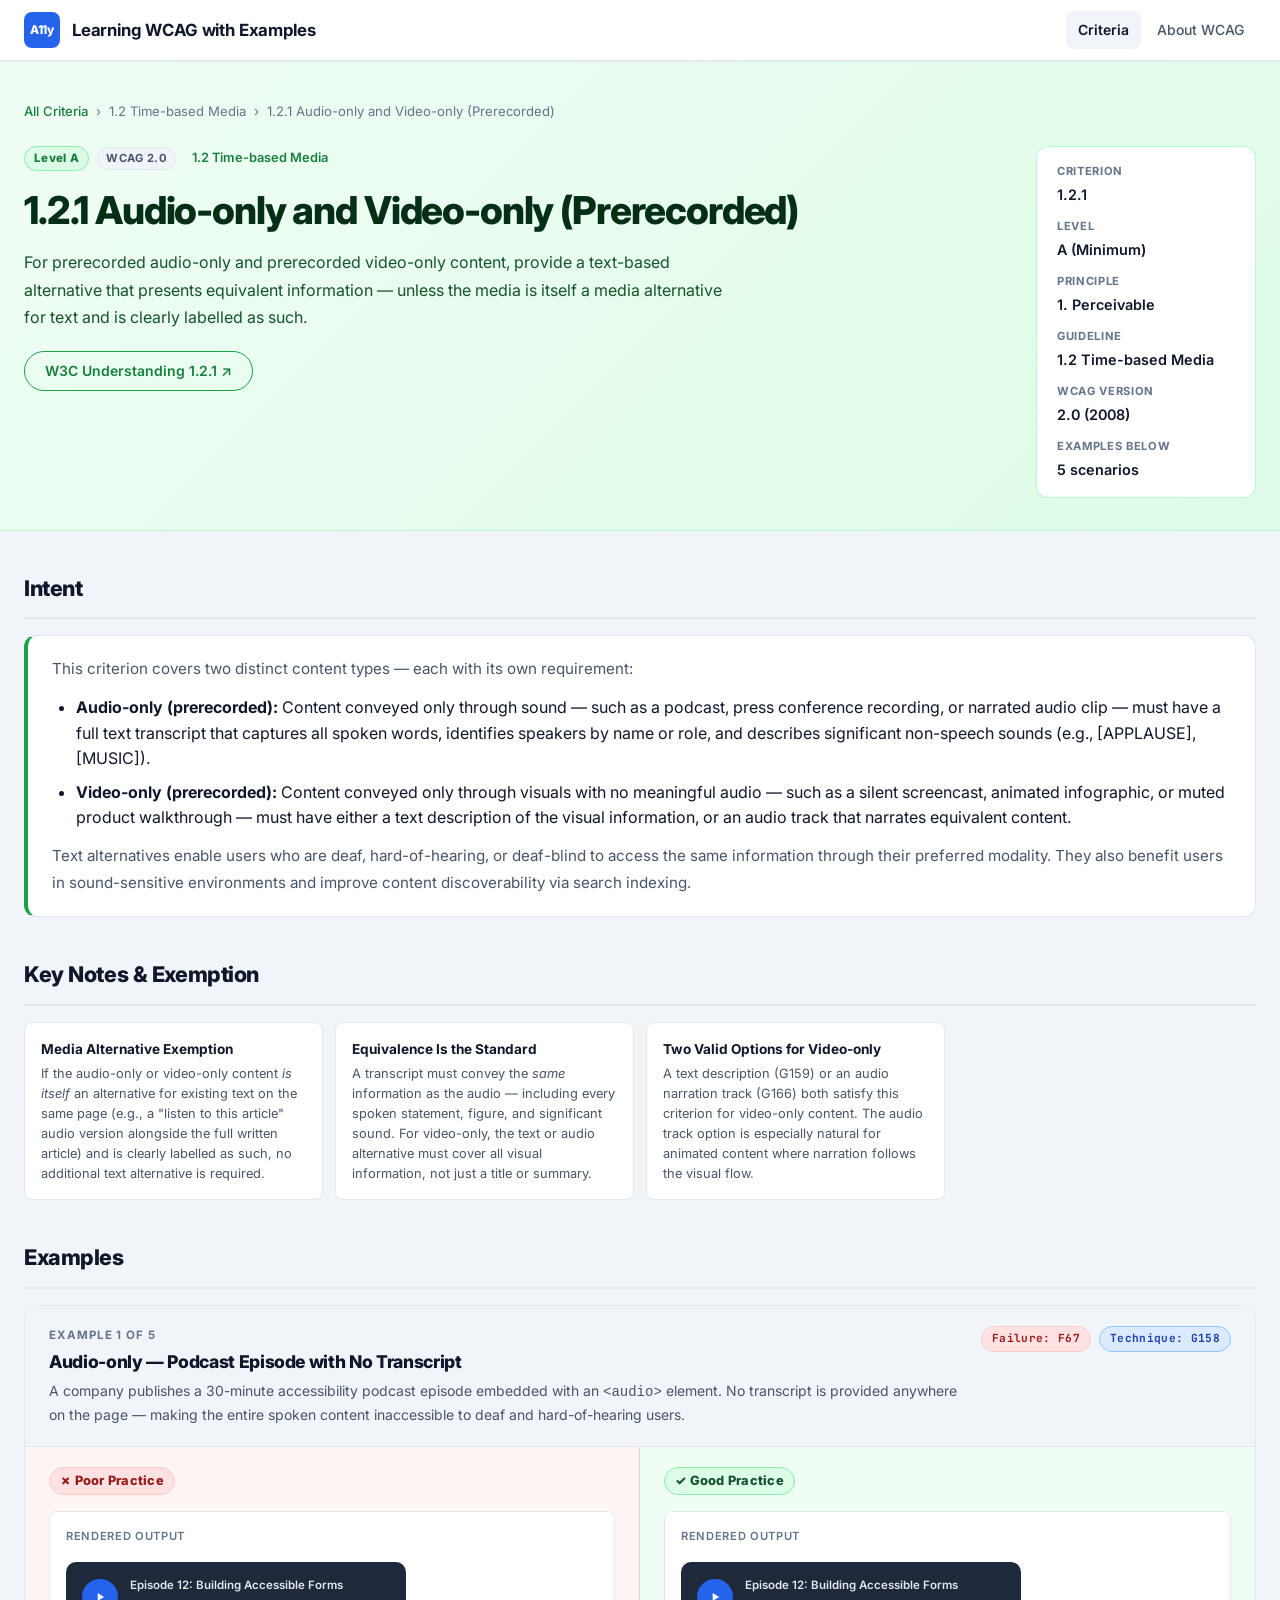
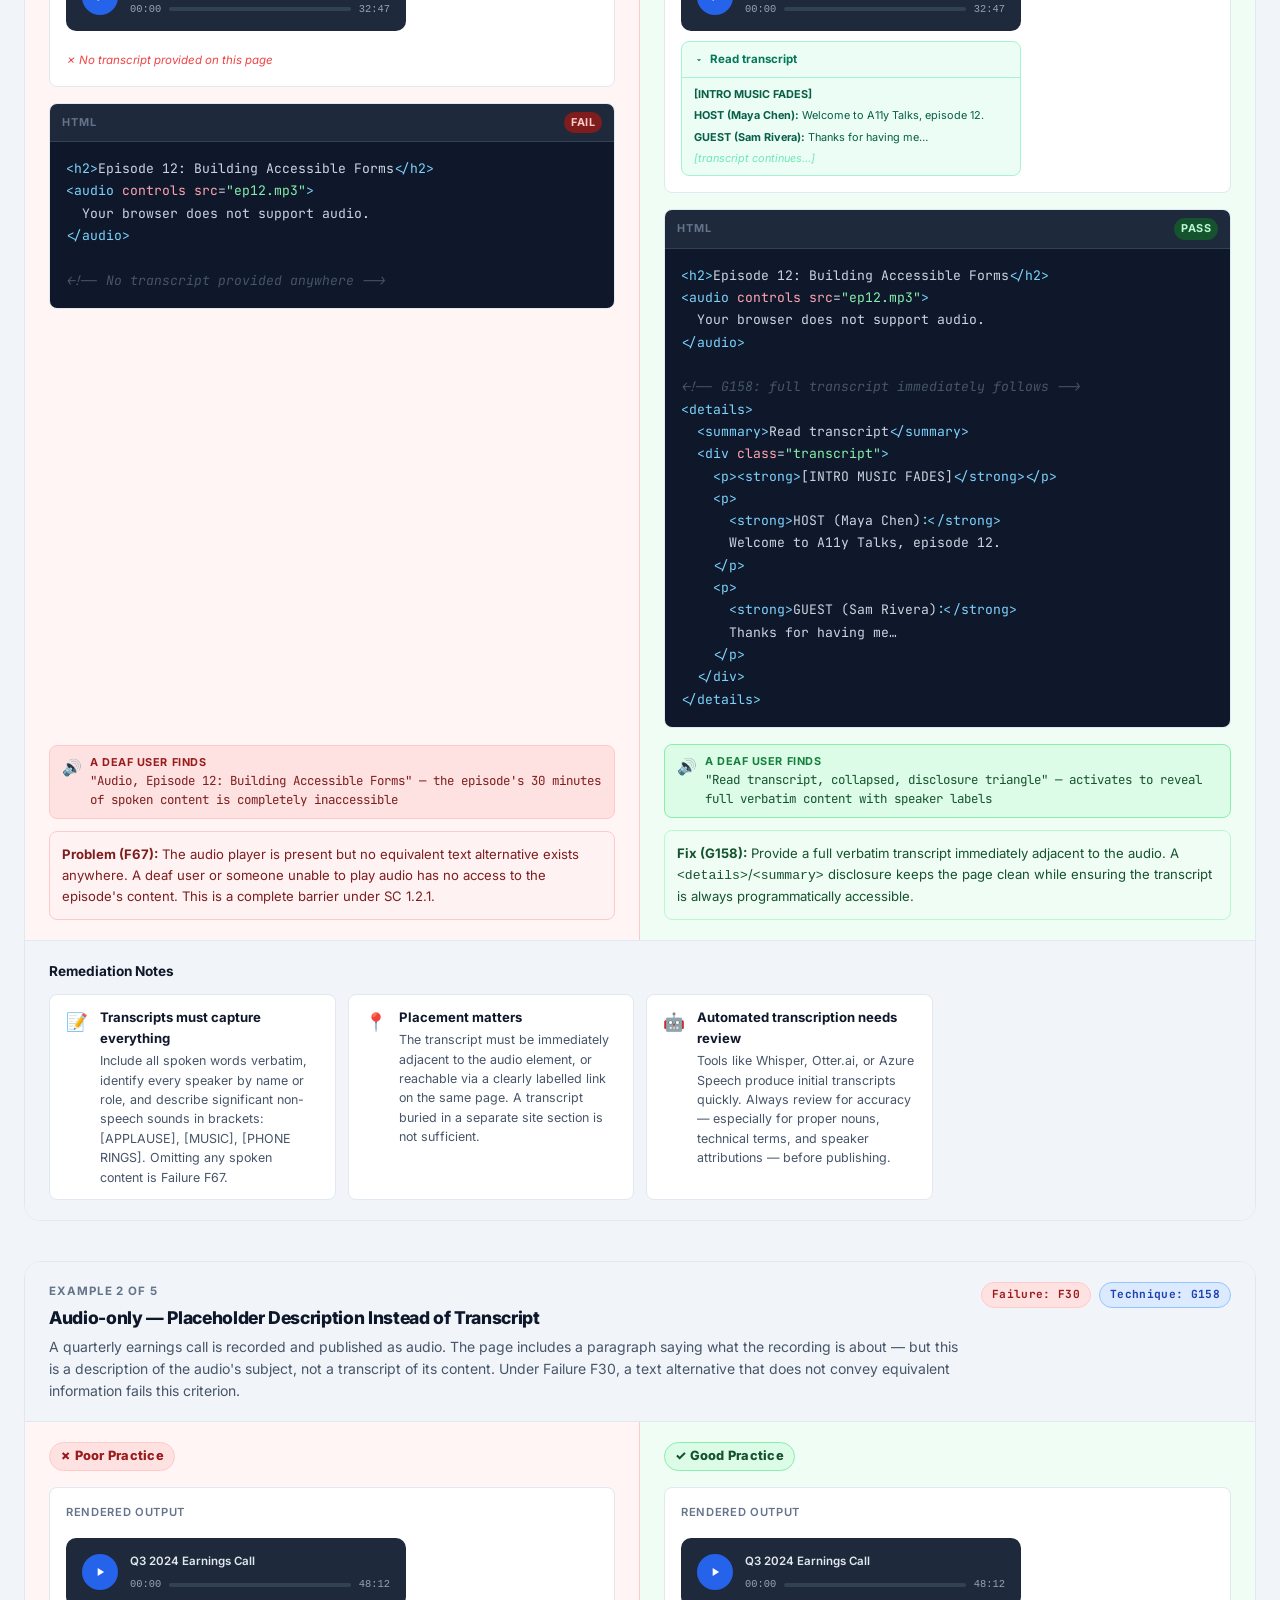
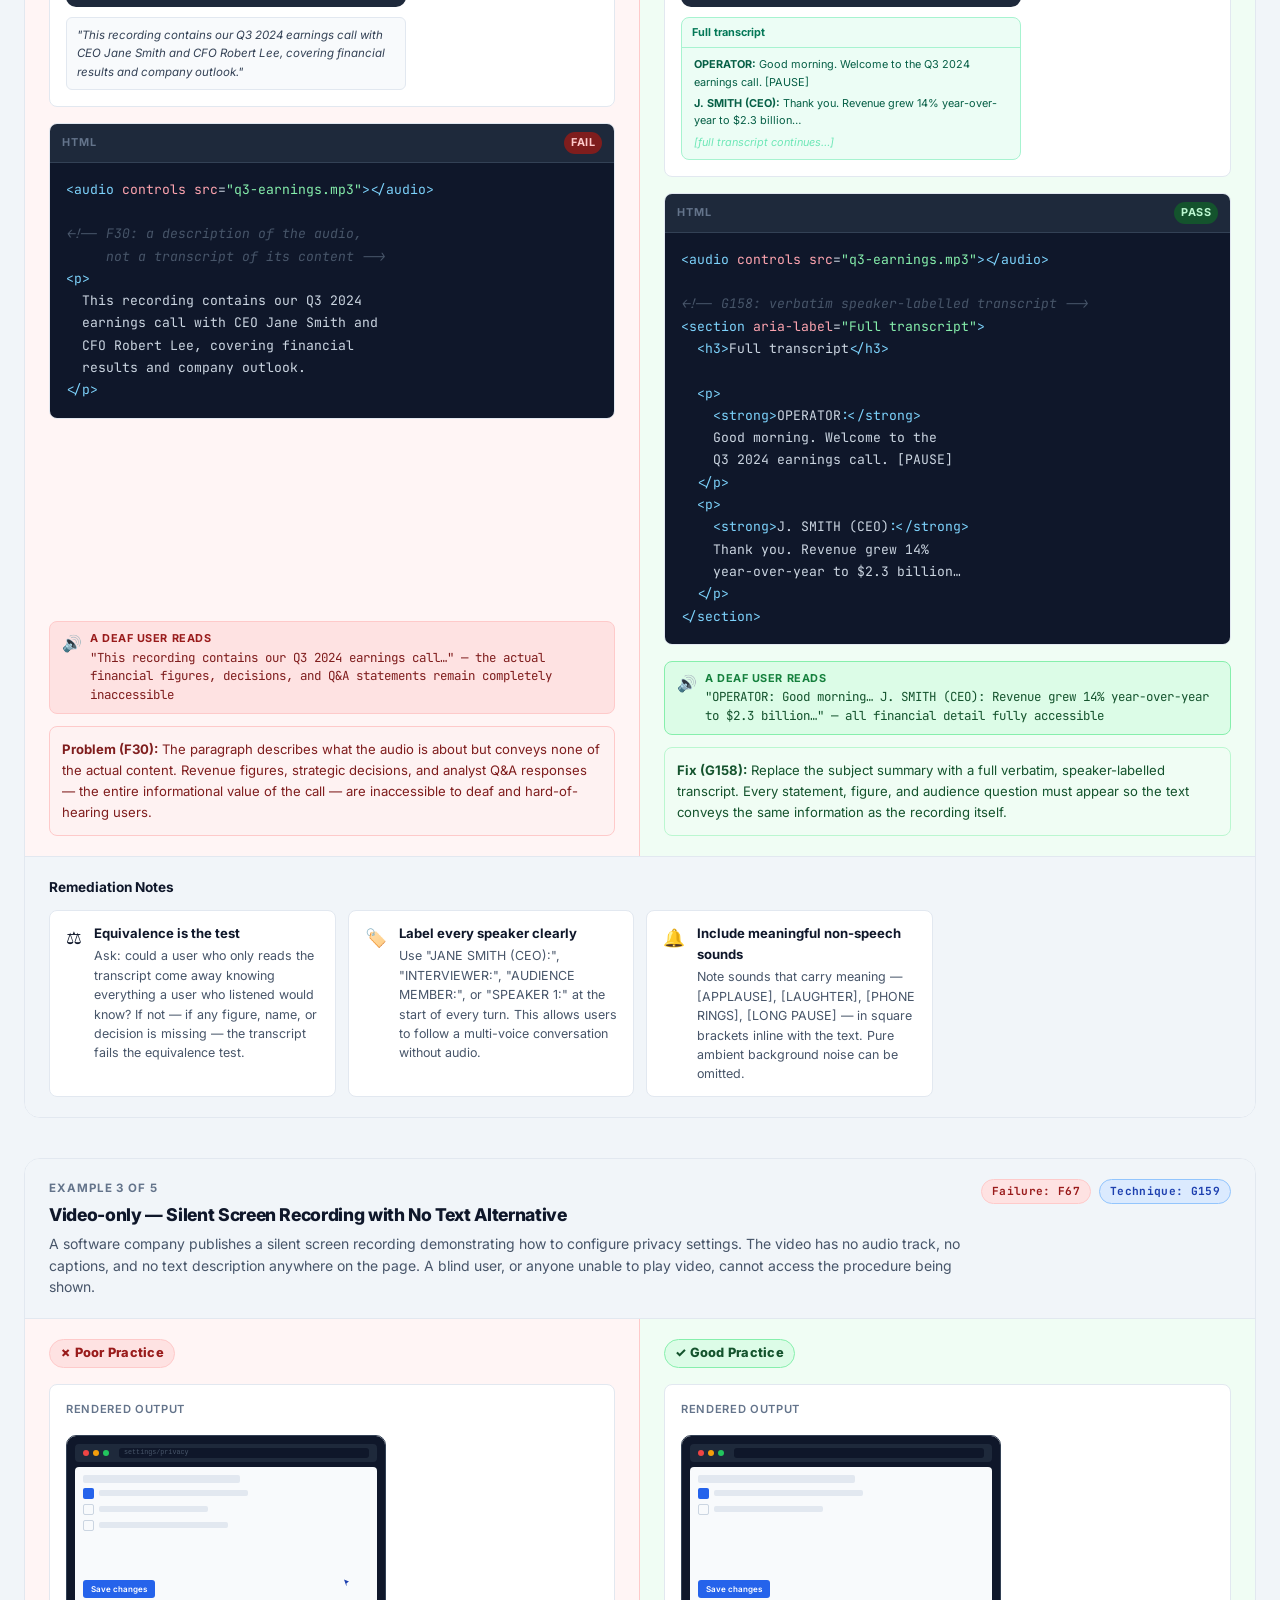
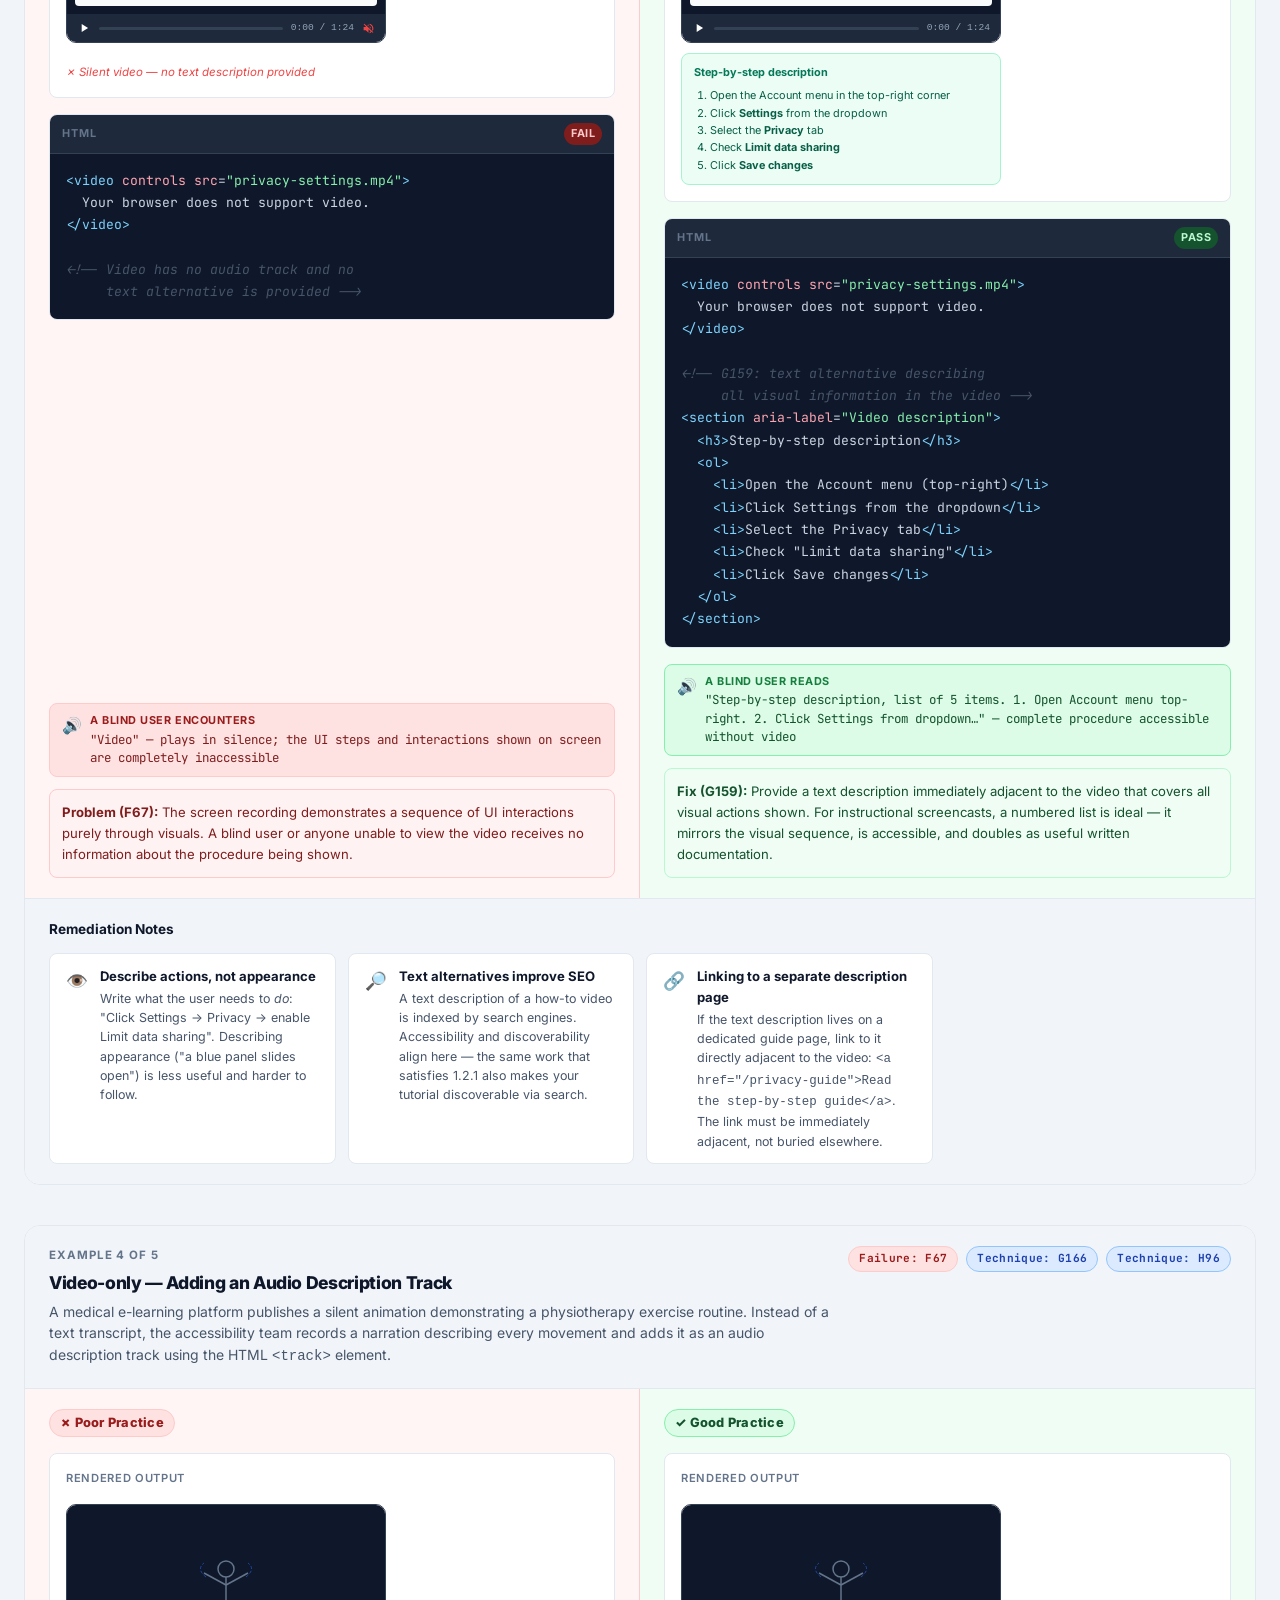
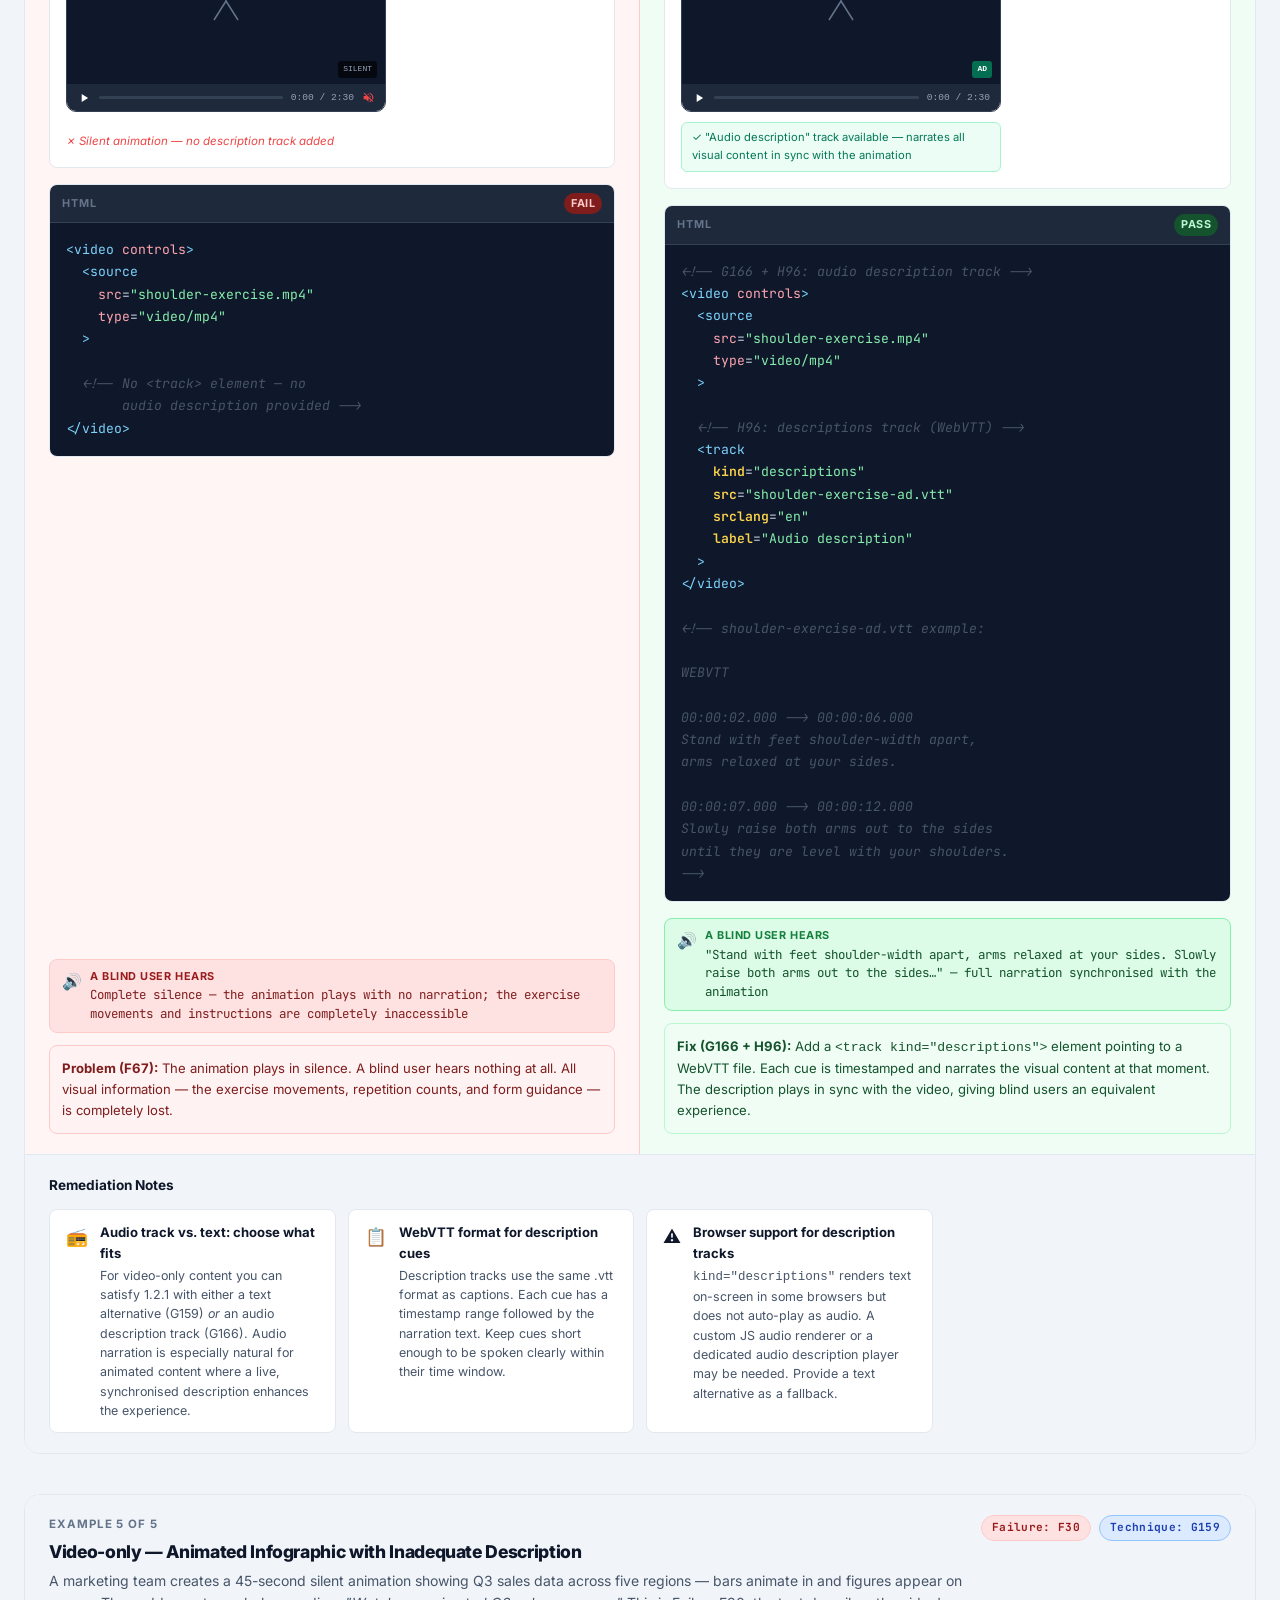
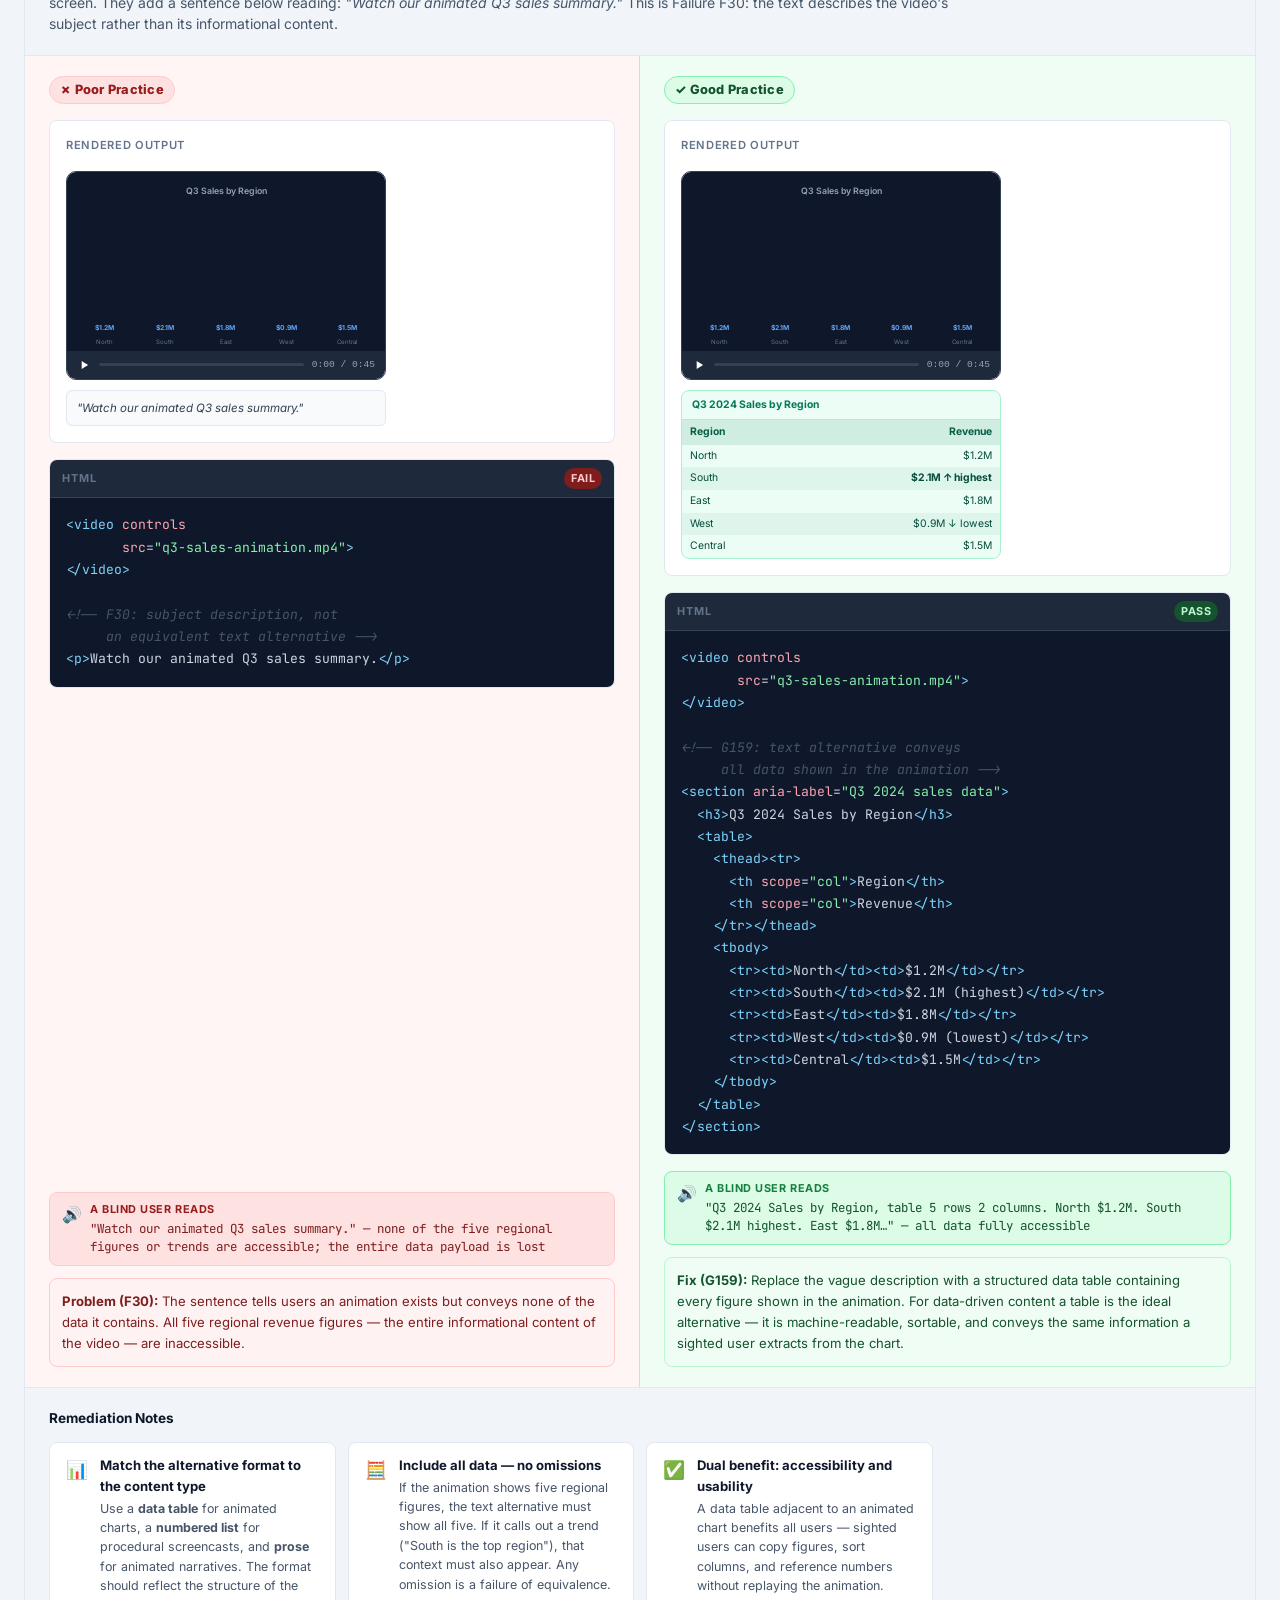
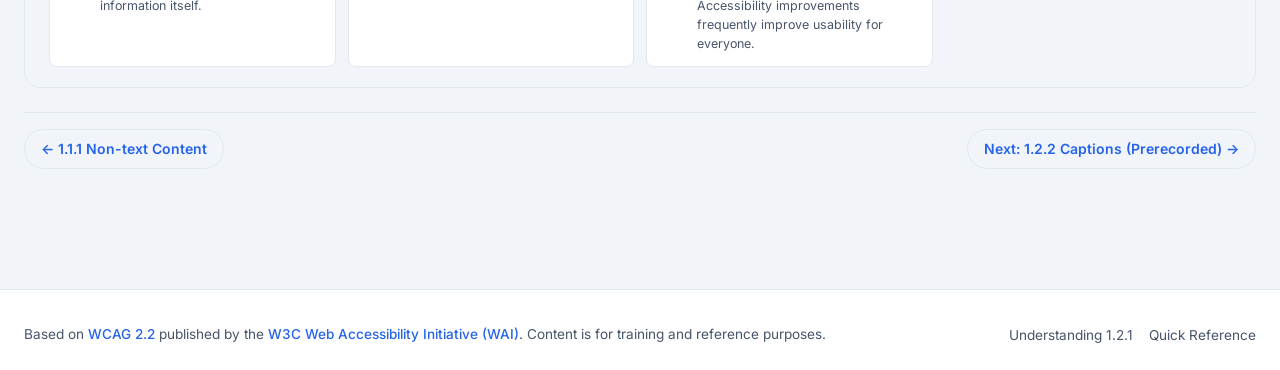
<file: criteria/1.2.1.html>
<!DOCTYPE html>
<html lang="en">
<head>
  <meta charset="UTF-8">
  <meta name="viewport" content="width=device-width, initial-scale=1.0">
  <meta name="description" content="Examples, failure conditions, and remediation guidance for WCAG 2.2 Success Criterion 1.2.1 Audio-only and Video-only (Prerecorded).">
  <title>1.2.1 Audio-only and Video-only (Prerecorded) — WCAG 2.2 Accessibility Training</title>
  <link rel="preconnect" href="https://fonts.googleapis.com">
  <link rel="preconnect" href="https://fonts.gstatic.com" crossorigin>
  <link href="https://fonts.googleapis.com/css2?family=Inter:wght@400;500;600;700;800&family=JetBrains+Mono:wght@400;600;700&display=swap" rel="stylesheet">
  <link rel="stylesheet" href="../assets/css/styles.css">
  <link rel="stylesheet" href="../assets/css/examples.css">
</head>
<body>

  <a href="#main" class="skip-link">Skip to main content</a>

  <header class="site-header" role="banner">
    <div class="container">
      <a href="../index.html" class="site-header__brand" aria-label="WCAG Accessibility Training home">
        <span class="site-header__logo" aria-hidden="true">A11y</span>
        <span class="site-header__title">Learning WCAG with Examples</span>
      </a>
      <nav class="site-header__nav" aria-label="Site navigation">
        <a href="../index.html" class="nav-link" aria-current="page">Criteria</a>
        <a href="../about.html" class="nav-link">About WCAG</a>
      </nav>
    </div>
  </header>

  <main id="main" tabindex="-1">

    <!-- =====================================================
         Criterion Hero
    ====================================================== -->
    <div class="criterion-page-hero">
      <div class="container">

        <nav aria-label="Breadcrumb">
          <ol class="breadcrumb">
            <li><a href="../index.html">All Criteria</a></li>
            <li aria-hidden="true">›</li>
            <li>1.2 Time-based Media</li>
            <li aria-hidden="true">›</li>
            <li aria-current="page">1.2.1 Audio-only and Video-only (Prerecorded)</li>
          </ol>
        </nav>

        <div class="criterion-hero-body">
          <div class="criterion-hero-text">
            <div class="criterion-page-meta">
              <span class="badge badge--level-a">Level A</span>
              <span class="badge badge--v20">WCAG 2.0</span>
              <span class="criterion-guideline">1.2 Time-based Media</span>
            </div>
            <h1>1.2.1 Audio-only and Video-only (Prerecorded)</h1>
            <p class="criterion-page-description">
              For prerecorded audio-only and prerecorded video-only content, provide a text-based
              alternative that presents equivalent information — unless the media is itself a media
              alternative for text and is clearly labelled as such.
            </p>
            <div class="criterion-hero-actions">
              <a href="https://www.w3.org/WAI/WCAG22/Understanding/audio-only-and-video-only-prerecorded"
                 class="btn btn--outline-green"
                 target="_blank"
                 rel="noopener noreferrer">
                W3C Understanding 1.2.1 ↗
              </a>
            </div>
          </div>

          <aside class="criterion-hero-sidebar" aria-label="Quick reference">
            <dl class="criterion-quick-info">
              <div class="quick-info-item">
                <dt class="quick-info-item__label">Criterion</dt>
                <dd class="quick-info-item__value">1.2.1</dd>
              </div>
              <div class="quick-info-item">
                <dt class="quick-info-item__label">Level</dt>
                <dd class="quick-info-item__value">A (Minimum)</dd>
              </div>
              <div class="quick-info-item">
                <dt class="quick-info-item__label">Principle</dt>
                <dd class="quick-info-item__value">1. Perceivable</dd>
              </div>
              <div class="quick-info-item">
                <dt class="quick-info-item__label">Guideline</dt>
                <dd class="quick-info-item__value">1.2 Time-based Media</dd>
              </div>
              <div class="quick-info-item">
                <dt class="quick-info-item__label">WCAG Version</dt>
                <dd class="quick-info-item__value">2.0 (2008)</dd>
              </div>
              <div class="quick-info-item">
                <dt class="quick-info-item__label">Examples below</dt>
                <dd class="quick-info-item__value">5 scenarios</dd>
              </div>
            </dl>
          </aside>
        </div>

      </div>
    </div>

    <!-- =====================================================
         Main Content
    ====================================================== -->
    <div class="criterion-page-content">
      <div class="container">

        <!-- Intent -->
        <section class="content-section" aria-labelledby="intent-heading">
          <h2 id="intent-heading">Intent</h2>
          <div class="intent-box">
            <p>
              This criterion covers two distinct content types — each with its own requirement:
            </p>
            <ul style="margin: 0.75rem 0; padding-left: 1.5rem; display: flex; flex-direction: column; gap: 0.5rem;">
              <li>
                <strong>Audio-only (prerecorded):</strong> Content conveyed only through sound —
                such as a podcast, press conference recording, or narrated audio clip — must have
                a full text transcript that captures all spoken words, identifies speakers by name
                or role, and describes significant non-speech sounds (e.g., [APPLAUSE], [MUSIC]).
              </li>
              <li>
                <strong>Video-only (prerecorded):</strong> Content conveyed only through visuals
                with no meaningful audio — such as a silent screencast, animated infographic, or
                muted product walkthrough — must have either a text description of the visual
                information, or an audio track that narrates equivalent content.
              </li>
            </ul>
            <p>
              Text alternatives enable users who are deaf, hard-of-hearing, or deaf-blind to access
              the same information through their preferred modality. They also benefit users in
              sound-sensitive environments and improve content discoverability via search indexing.
            </p>
          </div>
        </section>

        <!-- Key notes -->
        <section class="content-section" aria-labelledby="notes-heading">
          <h2 id="notes-heading">Key Notes &amp; Exemption</h2>
          <div class="exceptions-grid">
            <div class="exception-item">
              <div class="exception-item__title">Media Alternative Exemption</div>
              <div class="exception-item__desc">
                If the audio-only or video-only content <em>is itself</em> an alternative for
                existing text on the same page (e.g., a "listen to this article" audio version
                alongside the full written article) and is clearly labelled as such, no additional
                text alternative is required.
              </div>
            </div>
            <div class="exception-item">
              <div class="exception-item__title">Equivalence Is the Standard</div>
              <div class="exception-item__desc">
                A transcript must convey the <em>same</em> information as the audio — including
                every spoken statement, figure, and significant sound. For video-only, the text
                or audio alternative must cover all visual information, not just a title or summary.
              </div>
            </div>
            <div class="exception-item">
              <div class="exception-item__title">Two Valid Options for Video-only</div>
              <div class="exception-item__desc">
                A text description (G159) or an audio narration track (G166) both satisfy this
                criterion for video-only content. The audio track option is especially natural for
                animated content where narration follows the visual flow.
              </div>
            </div>
          </div>
        </section>

        <!-- Examples -->
        <section class="content-section" aria-labelledby="examples-heading">
          <h2 id="examples-heading">Examples</h2>

          <div class="examples-list">

            <!-- ============================================================
                 Example 1: Audio-only — Podcast with No Transcript
            ============================================================= -->
            <article class="example" id="ex-audio-no-transcript" aria-labelledby="ex1-title">
              <div class="example__header">
                <div class="example__title-group">
                  <p class="example__number">Example 1 of 5</p>
                  <h3 class="example__title" id="ex1-title">Audio-only — Podcast Episode with No Transcript</h3>
                  <p class="example__scenario">
                    A company publishes a 30-minute accessibility podcast episode embedded with an
                    <code>&lt;audio&gt;</code> element. No transcript is provided anywhere on the page —
                    making the entire spoken content inaccessible to deaf and hard-of-hearing users.
                  </p>
                </div>
                <div class="example__tags">
                  <span class="tag tag--failure">Failure: F67</span>
                  <span class="tag tag--technique">Technique: G158</span>
                </div>
              </div>

              <div class="example__pair">
                <!-- Bad -->
                <div class="example__col example__col--bad">
                  <div class="example__col-header">
                    <span class="practice-badge practice-badge--bad" aria-label="Poor practice">✗ Poor Practice</span>
                  </div>

                  <div class="example__preview" aria-label="Poor practice — visual output">
                    <span class="preview-label">Rendered output</span>
                    <!-- Audio player mockup -->
                    <div aria-hidden="true" style="background:#1e293b;border-radius:10px;padding:14px 16px;max-width:340px;width:100%;display:flex;align-items:center;gap:12px;">
                      <button tabindex="-1" style="width:36px;height:36px;border-radius:50%;background:#2563eb;border:none;cursor:pointer;display:flex;align-items:center;justify-content:center;flex-shrink:0;">
                        <svg width="14" height="14" viewBox="0 0 24 24" fill="white" aria-hidden="true"><path d="M8 5v14l11-7z"/></svg>
                      </button>
                      <div style="flex:1;min-width:0;">
                        <p style="color:#e2e8f0;font-size:0.72rem;font-weight:600;margin:0 0 6px;overflow:hidden;text-overflow:ellipsis;white-space:nowrap;">Episode 12: Building Accessible Forms</p>
                        <div style="display:flex;align-items:center;gap:8px;">
                          <span style="color:#94a3b8;font-size:0.65rem;font-family:monospace;flex-shrink:0;">00:00</span>
                          <div style="flex:1;height:4px;background:#334155;border-radius:2px;"></div>
                          <span style="color:#94a3b8;font-size:0.65rem;font-family:monospace;flex-shrink:0;">32:47</span>
                        </div>
                      </div>
                    </div>
                    <p style="font-size:0.72rem;color:#ef4444;margin-top:8px;font-style:italic;">✗ No transcript provided on this page</p>
                  </div>

                  <div class="example__code">
                    <div class="code-toolbar">
                      <span class="code-lang">HTML</span>
                      <span class="code-status code-status--fail">FAIL</span>
                    </div>
                    <pre><code><span class="tok-tag">&lt;h2&gt;</span>Episode 12: Building Accessible Forms<span class="tok-tag">&lt;/h2&gt;</span>
<span class="tok-tag">&lt;audio</span> <span class="tok-attr">controls</span> <span class="tok-attr">src</span>=<span class="tok-val">"ep12.mp3"</span><span class="tok-tag">&gt;</span>
  Your browser does not support audio.
<span class="tok-tag">&lt;/audio&gt;</span>

<span class="tok-comment">&lt;!-- No transcript provided anywhere --&gt;</span></code></pre>
                  </div>

                  <div class="sr-output sr-output--bad" role="note" aria-label="Impact on users without audio access">
                    <span class="sr-output__icon" aria-hidden="true">🔊</span>
                    <span>
                      <span class="sr-output__label">A deaf user finds</span>
                      <span class="sr-output__text">"Audio, Episode 12: Building Accessible Forms" — the episode's 30 minutes of spoken content is completely inaccessible</span>
                    </span>
                  </div>

                  <p class="example__note example__note--problem">
                    <strong>Problem (F67):</strong> The audio player is present but no equivalent text
                    alternative exists anywhere. A deaf user or someone unable to play audio has no
                    access to the episode's content. This is a complete barrier under SC 1.2.1.
                  </p>
                </div>

                <!-- Good -->
                <div class="example__col example__col--good">
                  <div class="example__col-header">
                    <span class="practice-badge practice-badge--good" aria-label="Good practice">✓ Good Practice</span>
                  </div>

                  <div class="example__preview" aria-label="Good practice — visual output">
                    <span class="preview-label">Rendered output</span>
                    <div aria-hidden="true" style="max-width:340px;width:100%;">
                      <!-- Audio player -->
                      <div style="background:#1e293b;border-radius:10px;padding:14px 16px;display:flex;align-items:center;gap:12px;margin-bottom:10px;">
                        <button tabindex="-1" style="width:36px;height:36px;border-radius:50%;background:#2563eb;border:none;cursor:pointer;display:flex;align-items:center;justify-content:center;flex-shrink:0;">
                          <svg width="14" height="14" viewBox="0 0 24 24" fill="white" aria-hidden="true"><path d="M8 5v14l11-7z"/></svg>
                        </button>
                        <div style="flex:1;min-width:0;">
                          <p style="color:#e2e8f0;font-size:0.72rem;font-weight:600;margin:0 0 6px;overflow:hidden;text-overflow:ellipsis;white-space:nowrap;">Episode 12: Building Accessible Forms</p>
                          <div style="display:flex;align-items:center;gap:8px;">
                            <span style="color:#94a3b8;font-size:0.65rem;font-family:monospace;flex-shrink:0;">00:00</span>
                            <div style="flex:1;height:4px;background:#334155;border-radius:2px;"></div>
                            <span style="color:#94a3b8;font-size:0.65rem;font-family:monospace;flex-shrink:0;">32:47</span>
                          </div>
                        </div>
                      </div>
                      <!-- Transcript disclosure -->
                      <div style="border:1px solid #a7f3d0;border-radius:8px;background:#ecfdf5;overflow:hidden;">
                        <div style="padding:8px 12px;display:flex;align-items:center;gap:6px;cursor:pointer;border-bottom:1px solid #a7f3d0;">
                          <svg width="10" height="10" viewBox="0 0 24 24" fill="#047857" aria-hidden="true"><path d="M7 10l5 5 5-5z"/></svg>
                          <span style="font-size:0.72rem;font-weight:700;color:#047857;">Read transcript</span>
                        </div>
                        <div style="padding:8px 12px;font-size:0.68rem;color:#065f46;line-height:1.6;">
                          <p style="margin:0 0 4px;"><strong>[INTRO MUSIC FADES]</strong></p>
                          <p style="margin:0 0 4px;"><strong>HOST (Maya Chen):</strong> Welcome to A11y Talks, episode 12.</p>
                          <p style="margin:0 0 4px;"><strong>GUEST (Sam Rivera):</strong> Thanks for having me…</p>
                          <p style="margin:0;color:#6ee7b7;font-style:italic;">[transcript continues…]</p>
                        </div>
                      </div>
                    </div>
                  </div>

                  <div class="example__code">
                    <div class="code-toolbar">
                      <span class="code-lang">HTML</span>
                      <span class="code-status code-status--pass">PASS</span>
                    </div>
                    <pre><code><span class="tok-tag">&lt;h2&gt;</span>Episode 12: Building Accessible Forms<span class="tok-tag">&lt;/h2&gt;</span>
<span class="tok-tag">&lt;audio</span> <span class="tok-attr">controls</span> <span class="tok-attr">src</span>=<span class="tok-val">"ep12.mp3"</span><span class="tok-tag">&gt;</span>
  Your browser does not support audio.
<span class="tok-tag">&lt;/audio&gt;</span>

<span class="tok-comment">&lt;!-- G158: full transcript immediately follows --&gt;</span>
<span class="tok-tag">&lt;details&gt;</span>
  <span class="tok-tag">&lt;summary&gt;</span>Read transcript<span class="tok-tag">&lt;/summary&gt;</span>
  <span class="tok-tag">&lt;div</span> <span class="tok-attr">class</span>=<span class="tok-val">"transcript"</span><span class="tok-tag">&gt;</span>
    <span class="tok-tag">&lt;p&gt;</span><span class="tok-tag">&lt;strong&gt;</span>[INTRO MUSIC FADES]<span class="tok-tag">&lt;/strong&gt;&lt;/p&gt;</span>
    <span class="tok-tag">&lt;p&gt;</span>
      <span class="tok-tag">&lt;strong&gt;</span>HOST (Maya Chen):<span class="tok-tag">&lt;/strong&gt;</span>
      Welcome to A11y Talks, episode 12.
    <span class="tok-tag">&lt;/p&gt;</span>
    <span class="tok-tag">&lt;p&gt;</span>
      <span class="tok-tag">&lt;strong&gt;</span>GUEST (Sam Rivera):<span class="tok-tag">&lt;/strong&gt;</span>
      Thanks for having me…
    <span class="tok-tag">&lt;/p&gt;</span>
  <span class="tok-tag">&lt;/div&gt;</span>
<span class="tok-tag">&lt;/details&gt;</span></code></pre>
                  </div>

                  <div class="sr-output sr-output--good" role="note" aria-label="Experience with good practice">
                    <span class="sr-output__icon" aria-hidden="true">🔊</span>
                    <span>
                      <span class="sr-output__label">A deaf user finds</span>
                      <span class="sr-output__text">"Read transcript, collapsed, disclosure triangle" — activates to reveal full verbatim content with speaker labels</span>
                    </span>
                  </div>

                  <p class="example__note example__note--solution">
                    <strong>Fix (G158):</strong> Provide a full verbatim transcript immediately adjacent
                    to the audio. A <code>&lt;details&gt;</code>/<code>&lt;summary&gt;</code> disclosure
                    keeps the page clean while ensuring the transcript is always programmatically accessible.
                  </p>
                </div>
              </div>

              <div class="example__remediation">
                <h4>Remediation Notes</h4>
                <div class="remediation-grid">
                  <div class="remediation-item">
                    <span class="remediation-item__icon" aria-hidden="true">📝</span>
                    <div class="remediation-item__body">
                      <p class="remediation-item__title">Transcripts must capture everything</p>
                      <p class="remediation-item__desc">Include all spoken words verbatim, identify every speaker by name or role, and describe significant non-speech sounds in brackets: [APPLAUSE], [MUSIC], [PHONE RINGS]. Omitting any spoken content is Failure F67.</p>
                    </div>
                  </div>
                  <div class="remediation-item">
                    <span class="remediation-item__icon" aria-hidden="true">📍</span>
                    <div class="remediation-item__body">
                      <p class="remediation-item__title">Placement matters</p>
                      <p class="remediation-item__desc">The transcript must be immediately adjacent to the audio element, or reachable via a clearly labelled link on the same page. A transcript buried in a separate site section is not sufficient.</p>
                    </div>
                  </div>
                  <div class="remediation-item">
                    <span class="remediation-item__icon" aria-hidden="true">🤖</span>
                    <div class="remediation-item__body">
                      <p class="remediation-item__title">Automated transcription needs review</p>
                      <p class="remediation-item__desc">Tools like Whisper, Otter.ai, or Azure Speech produce initial transcripts quickly. Always review for accuracy — especially for proper nouns, technical terms, and speaker attributions — before publishing.</p>
                    </div>
                  </div>
                </div>
              </div>
            </article>

            <!-- ============================================================
                 Example 2: Audio-only — Placeholder "Description" (F30)
            ============================================================= -->
            <article class="example" id="ex-audio-placeholder" aria-labelledby="ex2-title">
              <div class="example__header">
                <div class="example__title-group">
                  <p class="example__number">Example 2 of 5</p>
                  <h3 class="example__title" id="ex2-title">Audio-only — Placeholder Description Instead of Transcript</h3>
                  <p class="example__scenario">
                    A quarterly earnings call is recorded and published as audio. The page includes a
                    paragraph saying what the recording is about — but this is a description of the
                    audio's subject, not a transcript of its content. Under Failure F30, a text
                    alternative that does not convey equivalent information fails this criterion.
                  </p>
                </div>
                <div class="example__tags">
                  <span class="tag tag--failure">Failure: F30</span>
                  <span class="tag tag--technique">Technique: G158</span>
                </div>
              </div>

              <div class="example__pair">
                <!-- Bad -->
                <div class="example__col example__col--bad">
                  <div class="example__col-header">
                    <span class="practice-badge practice-badge--bad">✗ Poor Practice</span>
                  </div>

                  <div class="example__preview">
                    <span class="preview-label">Rendered output</span>
                    <div aria-hidden="true" style="max-width:340px;width:100%;">
                      <div style="background:#1e293b;border-radius:10px;padding:14px 16px;display:flex;align-items:center;gap:12px;margin-bottom:10px;">
                        <button tabindex="-1" style="width:36px;height:36px;border-radius:50%;background:#2563eb;border:none;cursor:pointer;display:flex;align-items:center;justify-content:center;flex-shrink:0;">
                          <svg width="14" height="14" viewBox="0 0 24 24" fill="white" aria-hidden="true"><path d="M8 5v14l11-7z"/></svg>
                        </button>
                        <div style="flex:1;min-width:0;">
                          <p style="color:#e2e8f0;font-size:0.72rem;font-weight:600;margin:0 0 6px;">Q3 2024 Earnings Call</p>
                          <div style="display:flex;align-items:center;gap:8px;">
                            <span style="color:#94a3b8;font-size:0.65rem;font-family:monospace;flex-shrink:0;">00:00</span>
                            <div style="flex:1;height:4px;background:#334155;border-radius:2px;"></div>
                            <span style="color:#94a3b8;font-size:0.65rem;font-family:monospace;flex-shrink:0;">48:12</span>
                          </div>
                        </div>
                      </div>
                      <p style="font-size:0.72rem;color:#334155;background:#f8fafc;border:1px solid #e2e8f0;border-radius:6px;padding:8px 10px;margin:0;font-style:italic;">
                        "This recording contains our Q3 2024 earnings call with CEO Jane Smith and CFO Robert Lee, covering financial results and company outlook."
                      </p>
                    </div>
                  </div>

                  <div class="example__code">
                    <div class="code-toolbar">
                      <span class="code-lang">HTML</span>
                      <span class="code-status code-status--fail">FAIL</span>
                    </div>
                    <pre><code><span class="tok-tag">&lt;audio</span> <span class="tok-attr">controls</span> <span class="tok-attr">src</span>=<span class="tok-val">"q3-earnings.mp3"</span><span class="tok-tag">&gt;&lt;/audio&gt;</span>

<span class="tok-comment">&lt;!-- F30: a description of the audio,
     not a transcript of its content --&gt;</span>
<span class="tok-tag">&lt;p&gt;</span>
  This recording contains our Q3 2024
  earnings call with CEO Jane Smith and
  CFO Robert Lee, covering financial
  results and company outlook.
<span class="tok-tag">&lt;/p&gt;</span></code></pre>
                  </div>

                  <div class="sr-output sr-output--bad" role="note">
                    <span class="sr-output__icon" aria-hidden="true">🔊</span>
                    <span>
                      <span class="sr-output__label">A deaf user reads</span>
                      <span class="sr-output__text">"This recording contains our Q3 2024 earnings call…" — the actual financial figures, decisions, and Q&amp;A statements remain completely inaccessible</span>
                    </span>
                  </div>

                  <p class="example__note example__note--problem">
                    <strong>Problem (F30):</strong> The paragraph describes what the audio is about
                    but conveys none of the actual content. Revenue figures, strategic decisions, and
                    analyst Q&amp;A responses — the entire informational value of the call — are
                    inaccessible to deaf and hard-of-hearing users.
                  </p>
                </div>

                <!-- Good -->
                <div class="example__col example__col--good">
                  <div class="example__col-header">
                    <span class="practice-badge practice-badge--good">✓ Good Practice</span>
                  </div>

                  <div class="example__preview">
                    <span class="preview-label">Rendered output</span>
                    <div aria-hidden="true" style="max-width:340px;width:100%;">
                      <div style="background:#1e293b;border-radius:10px;padding:14px 16px;display:flex;align-items:center;gap:12px;margin-bottom:10px;">
                        <button tabindex="-1" style="width:36px;height:36px;border-radius:50%;background:#2563eb;border:none;cursor:pointer;display:flex;align-items:center;justify-content:center;flex-shrink:0;">
                          <svg width="14" height="14" viewBox="0 0 24 24" fill="white" aria-hidden="true"><path d="M8 5v14l11-7z"/></svg>
                        </button>
                        <div style="flex:1;min-width:0;">
                          <p style="color:#e2e8f0;font-size:0.72rem;font-weight:600;margin:0 0 6px;">Q3 2024 Earnings Call</p>
                          <div style="display:flex;align-items:center;gap:8px;">
                            <span style="color:#94a3b8;font-size:0.65rem;font-family:monospace;flex-shrink:0;">00:00</span>
                            <div style="flex:1;height:4px;background:#334155;border-radius:2px;"></div>
                            <span style="color:#94a3b8;font-size:0.65rem;font-family:monospace;flex-shrink:0;">48:12</span>
                          </div>
                        </div>
                      </div>
                      <div style="border:1px solid #a7f3d0;border-radius:8px;background:#ecfdf5;overflow:hidden;font-size:0.68rem;">
                        <div style="padding:6px 10px;font-weight:700;color:#047857;border-bottom:1px solid #a7f3d0;">Full transcript</div>
                        <div style="padding:8px 12px;color:#065f46;line-height:1.6;">
                          <p style="margin:0 0 4px;"><strong>OPERATOR:</strong> Good morning. Welcome to the Q3 2024 earnings call. [PAUSE]</p>
                          <p style="margin:0 0 4px;"><strong>J. SMITH (CEO):</strong> Thank you. Revenue grew 14% year-over-year to $2.3 billion…</p>
                          <p style="margin:0;color:#6ee7b7;font-style:italic;">[full transcript continues…]</p>
                        </div>
                      </div>
                    </div>
                  </div>

                  <div class="example__code">
                    <div class="code-toolbar">
                      <span class="code-lang">HTML</span>
                      <span class="code-status code-status--pass">PASS</span>
                    </div>
                    <pre><code><span class="tok-tag">&lt;audio</span> <span class="tok-attr">controls</span> <span class="tok-attr">src</span>=<span class="tok-val">"q3-earnings.mp3"</span><span class="tok-tag">&gt;&lt;/audio&gt;</span>

<span class="tok-comment">&lt;!-- G158: verbatim speaker-labelled transcript --&gt;</span>
<span class="tok-tag">&lt;section</span> <span class="tok-attr">aria-label</span>=<span class="tok-val">"Full transcript"</span><span class="tok-tag">&gt;</span>
  <span class="tok-tag">&lt;h3&gt;</span>Full transcript<span class="tok-tag">&lt;/h3&gt;</span>

  <span class="tok-tag">&lt;p&gt;</span>
    <span class="tok-tag">&lt;strong&gt;</span>OPERATOR:<span class="tok-tag">&lt;/strong&gt;</span>
    Good morning. Welcome to the
    Q3 2024 earnings call. [PAUSE]
  <span class="tok-tag">&lt;/p&gt;</span>
  <span class="tok-tag">&lt;p&gt;</span>
    <span class="tok-tag">&lt;strong&gt;</span>J. SMITH (CEO):<span class="tok-tag">&lt;/strong&gt;</span>
    Thank you. Revenue grew 14%
    year-over-year to $2.3 billion…
  <span class="tok-tag">&lt;/p&gt;</span>
<span class="tok-tag">&lt;/section&gt;</span></code></pre>
                  </div>

                  <div class="sr-output sr-output--good" role="note">
                    <span class="sr-output__icon" aria-hidden="true">🔊</span>
                    <span>
                      <span class="sr-output__label">A deaf user reads</span>
                      <span class="sr-output__text">"OPERATOR: Good morning… J. SMITH (CEO): Revenue grew 14% year-over-year to $2.3 billion…" — all financial detail fully accessible</span>
                    </span>
                  </div>

                  <p class="example__note example__note--solution">
                    <strong>Fix (G158):</strong> Replace the subject summary with a full verbatim,
                    speaker-labelled transcript. Every statement, figure, and audience question must
                    appear so the text conveys the same information as the recording itself.
                  </p>
                </div>
              </div>

              <div class="example__remediation">
                <h4>Remediation Notes</h4>
                <div class="remediation-grid">
                  <div class="remediation-item">
                    <span class="remediation-item__icon" aria-hidden="true">⚖️</span>
                    <div class="remediation-item__body">
                      <p class="remediation-item__title">Equivalence is the test</p>
                      <p class="remediation-item__desc">Ask: could a user who only reads the transcript come away knowing everything a user who listened would know? If not — if any figure, name, or decision is missing — the transcript fails the equivalence test.</p>
                    </div>
                  </div>
                  <div class="remediation-item">
                    <span class="remediation-item__icon" aria-hidden="true">🏷️</span>
                    <div class="remediation-item__body">
                      <p class="remediation-item__title">Label every speaker clearly</p>
                      <p class="remediation-item__desc">Use "JANE SMITH (CEO):", "INTERVIEWER:", "AUDIENCE MEMBER:", or "SPEAKER 1:" at the start of every turn. This allows users to follow a multi-voice conversation without audio.</p>
                    </div>
                  </div>
                  <div class="remediation-item">
                    <span class="remediation-item__icon" aria-hidden="true">🔔</span>
                    <div class="remediation-item__body">
                      <p class="remediation-item__title">Include meaningful non-speech sounds</p>
                      <p class="remediation-item__desc">Note sounds that carry meaning — [APPLAUSE], [LAUGHTER], [PHONE RINGS], [LONG PAUSE] — in square brackets inline with the text. Pure ambient background noise can be omitted.</p>
                    </div>
                  </div>
                </div>
              </div>
            </article>

            <!-- ============================================================
                 Example 3: Video-only — Silent Screencast, No Alternative
            ============================================================= -->
            <article class="example" id="ex-video-no-alt" aria-labelledby="ex3-title">
              <div class="example__header">
                <div class="example__title-group">
                  <p class="example__number">Example 3 of 5</p>
                  <h3 class="example__title" id="ex3-title">Video-only — Silent Screen Recording with No Text Alternative</h3>
                  <p class="example__scenario">
                    A software company publishes a silent screen recording demonstrating how to
                    configure privacy settings. The video has no audio track, no captions, and
                    no text description anywhere on the page. A blind user, or anyone unable to
                    play video, cannot access the procedure being shown.
                  </p>
                </div>
                <div class="example__tags">
                  <span class="tag tag--failure">Failure: F67</span>
                  <span class="tag tag--technique">Technique: G159</span>
                </div>
              </div>

              <div class="example__pair">
                <!-- Bad -->
                <div class="example__col example__col--bad">
                  <div class="example__col-header">
                    <span class="practice-badge practice-badge--bad">✗ Poor Practice</span>
                  </div>

                  <div class="example__preview">
                    <span class="preview-label">Rendered output</span>
                    <div aria-hidden="true" style="max-width:320px;width:100%;border-radius:10px;overflow:hidden;border:1px solid #334155;">
                      <!-- Screen recording mockup -->
                      <div style="background:#0f172a;aspect-ratio:16/9;display:flex;flex-direction:column;padding:8px;position:relative;">
                        <!-- Browser chrome -->
                        <div style="background:#1e293b;border-radius:4px;padding:4px 8px;display:flex;align-items:center;gap:4px;margin-bottom:5px;flex-shrink:0;">
                          <div style="width:6px;height:6px;background:#ef4444;border-radius:50%;"></div>
                          <div style="width:6px;height:6px;background:#f59e0b;border-radius:50%;"></div>
                          <div style="width:6px;height:6px;background:#22c55e;border-radius:50%;"></div>
                          <div style="flex:1;background:#0f172a;border-radius:3px;height:10px;margin-left:6px;display:flex;align-items:center;padding:0 5px;">
                            <span style="font-size:0.42rem;color:#475569;font-family:monospace;">settings/privacy</span>
                          </div>
                        </div>
                        <!-- Settings UI -->
                        <div style="flex:1;background:#f8fafc;border-radius:4px;padding:8px;display:flex;flex-direction:column;gap:5px;">
                          <div style="background:#e2e8f0;border-radius:2px;height:8px;width:55%;"></div>
                          <div style="display:flex;align-items:center;gap:5px;">
                            <div style="width:11px;height:11px;background:#2563eb;border-radius:2px;flex-shrink:0;"></div>
                            <div style="background:#e2e8f0;border-radius:2px;height:6px;width:52%;"></div>
                          </div>
                          <div style="display:flex;align-items:center;gap:5px;">
                            <div style="width:11px;height:11px;border:1.5px solid #cbd5e1;border-radius:2px;flex-shrink:0;"></div>
                            <div style="background:#e2e8f0;border-radius:2px;height:6px;width:38%;"></div>
                          </div>
                          <div style="display:flex;align-items:center;gap:5px;">
                            <div style="width:11px;height:11px;border:1.5px solid #cbd5e1;border-radius:2px;flex-shrink:0;"></div>
                            <div style="background:#e2e8f0;border-radius:2px;height:6px;width:45%;"></div>
                          </div>
                          <div style="margin-top:auto;align-self:flex-start;background:#2563eb;color:#fff;font-size:0.5rem;padding:3px 8px;border-radius:3px;font-weight:600;">Save changes</div>
                        </div>
                        <div style="position:absolute;bottom:28px;right:36px;width:5px;height:7px;background:#1e40af;clip-path:polygon(0 0,100% 30%,50% 55%,50% 100%,0 0);"></div>
                      </div>
                      <!-- Controls -->
                      <div style="background:#1e293b;padding:6px 10px;display:flex;align-items:center;gap:8px;">
                        <button tabindex="-1" style="background:none;border:none;color:#fff;cursor:pointer;padding:0;display:flex;">
                          <svg width="14" height="14" viewBox="0 0 24 24" fill="currentColor" aria-hidden="true"><path d="M8 5v14l11-7z"/></svg>
                        </button>
                        <div style="flex:1;height:3px;background:#334155;border-radius:2px;"></div>
                        <span style="color:#94a3b8;font-size:0.6rem;font-family:monospace;">0:00 / 1:24</span>
                        <!-- Mute icon -->
                        <svg width="13" height="13" viewBox="0 0 24 24" fill="#ef4444" aria-hidden="true"><path d="M16.5 12A4.5 4.5 0 0 0 14 7.97v2.21l2.45 2.45c.03-.2.05-.41.05-.63zm2.5 0c0 .94-.2 1.82-.54 2.64l1.51 1.51C20.63 14.91 21 13.5 21 12c0-4.28-2.99-7.86-7-8.77v2.06c2.89.86 5 3.54 5 6.71zM4.27 3L3 4.27 7.73 9H3v6h4l5 5v-6.73l4.25 4.25c-.67.52-1.42.93-2.25 1.18v2.06A8.99 8.99 0 0 0 17.73 18l2 2L21 18.73 4.27 3zM12 4L9.91 6.09 12 8.18V4z"/></svg>
                      </div>
                    </div>
                    <p style="font-size:0.72rem;color:#ef4444;margin-top:8px;font-style:italic;">✗ Silent video — no text description provided</p>
                  </div>

                  <div class="example__code">
                    <div class="code-toolbar">
                      <span class="code-lang">HTML</span>
                      <span class="code-status code-status--fail">FAIL</span>
                    </div>
                    <pre><code><span class="tok-tag">&lt;video</span> <span class="tok-attr">controls</span> <span class="tok-attr">src</span>=<span class="tok-val">"privacy-settings.mp4"</span><span class="tok-tag">&gt;</span>
  Your browser does not support video.
<span class="tok-tag">&lt;/video&gt;</span>

<span class="tok-comment">&lt;!-- Video has no audio track and no
     text alternative is provided --&gt;</span></code></pre>
                  </div>

                  <div class="sr-output sr-output--bad" role="note">
                    <span class="sr-output__icon" aria-hidden="true">🔊</span>
                    <span>
                      <span class="sr-output__label">A blind user encounters</span>
                      <span class="sr-output__text">"Video" — plays in silence; the UI steps and interactions shown on screen are completely inaccessible</span>
                    </span>
                  </div>

                  <p class="example__note example__note--problem">
                    <strong>Problem (F67):</strong> The screen recording demonstrates a sequence of
                    UI interactions purely through visuals. A blind user or anyone unable to view the
                    video receives no information about the procedure being shown.
                  </p>
                </div>

                <!-- Good -->
                <div class="example__col example__col--good">
                  <div class="example__col-header">
                    <span class="practice-badge practice-badge--good">✓ Good Practice</span>
                  </div>

                  <div class="example__preview">
                    <span class="preview-label">Rendered output</span>
                    <div aria-hidden="true" style="max-width:320px;width:100%;">
                      <!-- Same video -->
                      <div style="border-radius:10px;overflow:hidden;border:1px solid #334155;margin-bottom:10px;">
                        <div style="background:#0f172a;aspect-ratio:16/9;display:flex;flex-direction:column;padding:8px;">
                          <div style="background:#1e293b;border-radius:4px;padding:4px 8px;display:flex;align-items:center;gap:4px;margin-bottom:5px;flex-shrink:0;">
                            <div style="width:6px;height:6px;background:#ef4444;border-radius:50%;"></div>
                            <div style="width:6px;height:6px;background:#f59e0b;border-radius:50%;"></div>
                            <div style="width:6px;height:6px;background:#22c55e;border-radius:50%;"></div>
                            <div style="flex:1;background:#0f172a;border-radius:3px;height:10px;margin-left:6px;"></div>
                          </div>
                          <div style="flex:1;background:#f8fafc;border-radius:4px;padding:8px;display:flex;flex-direction:column;gap:5px;">
                            <div style="background:#e2e8f0;border-radius:2px;height:8px;width:55%;"></div>
                            <div style="display:flex;align-items:center;gap:5px;"><div style="width:11px;height:11px;background:#2563eb;border-radius:2px;flex-shrink:0;"></div><div style="background:#e2e8f0;border-radius:2px;height:6px;width:52%;"></div></div>
                            <div style="display:flex;align-items:center;gap:5px;"><div style="width:11px;height:11px;border:1.5px solid #cbd5e1;border-radius:2px;flex-shrink:0;"></div><div style="background:#e2e8f0;border-radius:2px;height:6px;width:38%;"></div></div>
                            <div style="margin-top:auto;align-self:flex-start;background:#2563eb;color:#fff;font-size:0.5rem;padding:3px 8px;border-radius:3px;font-weight:600;">Save changes</div>
                          </div>
                        </div>
                        <div style="background:#1e293b;padding:6px 10px;display:flex;align-items:center;gap:8px;">
                          <button tabindex="-1" style="background:none;border:none;color:#fff;cursor:pointer;padding:0;display:flex;"><svg width="14" height="14" viewBox="0 0 24 24" fill="currentColor" aria-hidden="true"><path d="M8 5v14l11-7z"/></svg></button>
                          <div style="flex:1;height:3px;background:#334155;border-radius:2px;"></div>
                          <span style="color:#94a3b8;font-size:0.6rem;font-family:monospace;">0:00 / 1:24</span>
                        </div>
                      </div>
                      <!-- Text description -->
                      <div style="border:1px solid #a7f3d0;border-radius:8px;background:#ecfdf5;padding:10px 12px;font-size:0.68rem;color:#065f46;line-height:1.6;">
                        <p style="margin:0 0 6px;font-weight:700;color:#047857;">Step-by-step description</p>
                        <ol style="margin:0;padding-left:16px;">
                          <li>Open the Account menu in the top-right corner</li>
                          <li>Click <strong>Settings</strong> from the dropdown</li>
                          <li>Select the <strong>Privacy</strong> tab</li>
                          <li>Check <strong>Limit data sharing</strong></li>
                          <li>Click <strong>Save changes</strong></li>
                        </ol>
                      </div>
                    </div>
                  </div>

                  <div class="example__code">
                    <div class="code-toolbar">
                      <span class="code-lang">HTML</span>
                      <span class="code-status code-status--pass">PASS</span>
                    </div>
                    <pre><code><span class="tok-tag">&lt;video</span> <span class="tok-attr">controls</span> <span class="tok-attr">src</span>=<span class="tok-val">"privacy-settings.mp4"</span><span class="tok-tag">&gt;</span>
  Your browser does not support video.
<span class="tok-tag">&lt;/video&gt;</span>

<span class="tok-comment">&lt;!-- G159: text alternative describing
     all visual information in the video --&gt;</span>
<span class="tok-tag">&lt;section</span> <span class="tok-attr">aria-label</span>=<span class="tok-val">"Video description"</span><span class="tok-tag">&gt;</span>
  <span class="tok-tag">&lt;h3&gt;</span>Step-by-step description<span class="tok-tag">&lt;/h3&gt;</span>
  <span class="tok-tag">&lt;ol&gt;</span>
    <span class="tok-tag">&lt;li&gt;</span>Open the Account menu (top-right)<span class="tok-tag">&lt;/li&gt;</span>
    <span class="tok-tag">&lt;li&gt;</span>Click Settings from the dropdown<span class="tok-tag">&lt;/li&gt;</span>
    <span class="tok-tag">&lt;li&gt;</span>Select the Privacy tab<span class="tok-tag">&lt;/li&gt;</span>
    <span class="tok-tag">&lt;li&gt;</span>Check "Limit data sharing"<span class="tok-tag">&lt;/li&gt;</span>
    <span class="tok-tag">&lt;li&gt;</span>Click Save changes<span class="tok-tag">&lt;/li&gt;</span>
  <span class="tok-tag">&lt;/ol&gt;</span>
<span class="tok-tag">&lt;/section&gt;</span></code></pre>
                  </div>

                  <div class="sr-output sr-output--good" role="note">
                    <span class="sr-output__icon" aria-hidden="true">🔊</span>
                    <span>
                      <span class="sr-output__label">A blind user reads</span>
                      <span class="sr-output__text">"Step-by-step description, list of 5 items. 1. Open Account menu top-right. 2. Click Settings from dropdown…" — complete procedure accessible without video</span>
                    </span>
                  </div>

                  <p class="example__note example__note--solution">
                    <strong>Fix (G159):</strong> Provide a text description immediately adjacent to the
                    video that covers all visual actions shown. For instructional screencasts, a numbered
                    list is ideal — it mirrors the visual sequence, is accessible, and doubles as
                    useful written documentation.
                  </p>
                </div>
              </div>

              <div class="example__remediation">
                <h4>Remediation Notes</h4>
                <div class="remediation-grid">
                  <div class="remediation-item">
                    <span class="remediation-item__icon" aria-hidden="true">👁️</span>
                    <div class="remediation-item__body">
                      <p class="remediation-item__title">Describe actions, not appearance</p>
                      <p class="remediation-item__desc">Write what the user needs to <em>do</em>: "Click Settings → Privacy → enable Limit data sharing". Describing appearance ("a blue panel slides open") is less useful and harder to follow.</p>
                    </div>
                  </div>
                  <div class="remediation-item">
                    <span class="remediation-item__icon" aria-hidden="true">🔎</span>
                    <div class="remediation-item__body">
                      <p class="remediation-item__title">Text alternatives improve SEO</p>
                      <p class="remediation-item__desc">A text description of a how-to video is indexed by search engines. Accessibility and discoverability align here — the same work that satisfies 1.2.1 also makes your tutorial discoverable via search.</p>
                    </div>
                  </div>
                  <div class="remediation-item">
                    <span class="remediation-item__icon" aria-hidden="true">🔗</span>
                    <div class="remediation-item__body">
                      <p class="remediation-item__title">Linking to a separate description page</p>
                      <p class="remediation-item__desc">If the text description lives on a dedicated guide page, link to it directly adjacent to the video: <code>&lt;a href="/privacy-guide"&gt;Read the step-by-step guide&lt;/a&gt;</code>. The link must be immediately adjacent, not buried elsewhere.</p>
                    </div>
                  </div>
                </div>
              </div>
            </article>

            <!-- ============================================================
                 Example 4: Video-only — Audio Description Track (G166/H96)
            ============================================================= -->
            <article class="example" id="ex-video-audio-track" aria-labelledby="ex4-title">
              <div class="example__header">
                <div class="example__title-group">
                  <p class="example__number">Example 4 of 5</p>
                  <h3 class="example__title" id="ex4-title">Video-only — Adding an Audio Description Track</h3>
                  <p class="example__scenario">
                    A medical e-learning platform publishes a silent animation demonstrating a
                    physiotherapy exercise routine. Instead of a text transcript, the accessibility
                    team records a narration describing every movement and adds it as an audio
                    description track using the HTML <code>&lt;track&gt;</code> element.
                  </p>
                </div>
                <div class="example__tags">
                  <span class="tag tag--failure">Failure: F67</span>
                  <span class="tag tag--technique">Technique: G166</span>
                  <span class="tag tag--technique">Technique: H96</span>
                </div>
              </div>

              <div class="example__pair">
                <!-- Bad -->
                <div class="example__col example__col--bad">
                  <div class="example__col-header">
                    <span class="practice-badge practice-badge--bad">✗ Poor Practice</span>
                  </div>

                  <div class="example__preview">
                    <span class="preview-label">Rendered output</span>
                    <div aria-hidden="true" style="max-width:320px;width:100%;border-radius:10px;overflow:hidden;border:1px solid #334155;">
                      <!-- Animation mockup -->
                      <div style="background:#0f172a;aspect-ratio:16/9;display:flex;align-items:center;justify-content:center;position:relative;">
                        <svg width="100" height="80" viewBox="0 0 100 80" aria-hidden="true">
                          <!-- Stick figure doing exercise -->
                          <circle cx="50" cy="14" r="8" fill="none" stroke="#64748b" stroke-width="1.5"/>
                          <line x1="50" y1="22" x2="50" y2="46" stroke="#64748b" stroke-width="1.5"/>
                          <!-- Arms raised -->
                          <line x1="50" y1="30" x2="28" y2="18" stroke="#64748b" stroke-width="1.5"/>
                          <line x1="50" y1="30" x2="72" y2="18" stroke="#64748b" stroke-width="1.5"/>
                          <!-- Legs -->
                          <line x1="50" y1="46" x2="38" y2="65" stroke="#64748b" stroke-width="1.5"/>
                          <line x1="50" y1="46" x2="62" y2="65" stroke="#64748b" stroke-width="1.5"/>
                          <!-- Motion arcs -->
                          <path d="M30 22 Q20 14 28 8" fill="none" stroke="#2563eb" stroke-width="1" stroke-dasharray="3 2" opacity="0.6"/>
                          <path d="M70 22 Q80 14 72 8" fill="none" stroke="#2563eb" stroke-width="1" stroke-dasharray="3 2" opacity="0.6"/>
                        </svg>
                        <div style="position:absolute;bottom:6px;right:8px;background:rgba(0,0,0,0.65);border-radius:3px;padding:2px 5px;font-size:0.5rem;color:#94a3b8;font-family:monospace;">SILENT</div>
                      </div>
                      <div style="background:#1e293b;padding:6px 10px;display:flex;align-items:center;gap:8px;">
                        <button tabindex="-1" style="background:none;border:none;color:#fff;cursor:pointer;padding:0;display:flex;"><svg width="14" height="14" viewBox="0 0 24 24" fill="currentColor" aria-hidden="true"><path d="M8 5v14l11-7z"/></svg></button>
                        <div style="flex:1;height:3px;background:#334155;border-radius:2px;"></div>
                        <span style="color:#94a3b8;font-size:0.6rem;font-family:monospace;">0:00 / 2:30</span>
                        <svg width="13" height="13" viewBox="0 0 24 24" fill="#ef4444" aria-hidden="true"><path d="M16.5 12A4.5 4.5 0 0 0 14 7.97v2.21l2.45 2.45c.03-.2.05-.41.05-.63zm2.5 0c0 .94-.2 1.82-.54 2.64l1.51 1.51C20.63 14.91 21 13.5 21 12c0-4.28-2.99-7.86-7-8.77v2.06c2.89.86 5 3.54 5 6.71zM4.27 3L3 4.27 7.73 9H3v6h4l5 5v-6.73l4.25 4.25c-.67.52-1.42.93-2.25 1.18v2.06A8.99 8.99 0 0 0 17.73 18l2 2L21 18.73 4.27 3zM12 4L9.91 6.09 12 8.18V4z"/></svg>
                      </div>
                    </div>
                    <p style="font-size:0.72rem;color:#ef4444;margin-top:8px;font-style:italic;">✗ Silent animation — no description track added</p>
                  </div>

                  <div class="example__code">
                    <div class="code-toolbar">
                      <span class="code-lang">HTML</span>
                      <span class="code-status code-status--fail">FAIL</span>
                    </div>
                    <pre><code><span class="tok-tag">&lt;video</span> <span class="tok-attr">controls</span><span class="tok-tag">&gt;</span>
  <span class="tok-tag">&lt;source</span>
    <span class="tok-attr">src</span>=<span class="tok-val">"shoulder-exercise.mp4"</span>
    <span class="tok-attr">type</span>=<span class="tok-val">"video/mp4"</span>
  <span class="tok-tag">&gt;</span>

  <span class="tok-comment">&lt;!-- No &lt;track&gt; element — no
       audio description provided --&gt;</span>
<span class="tok-tag">&lt;/video&gt;</span></code></pre>
                  </div>

                  <div class="sr-output sr-output--bad" role="note">
                    <span class="sr-output__icon" aria-hidden="true">🔊</span>
                    <span>
                      <span class="sr-output__label">A blind user hears</span>
                      <span class="sr-output__text">Complete silence — the animation plays with no narration; the exercise movements and instructions are completely inaccessible</span>
                    </span>
                  </div>

                  <p class="example__note example__note--problem">
                    <strong>Problem (F67):</strong> The animation plays in silence. A blind user
                    hears nothing at all. All visual information — the exercise movements, repetition
                    counts, and form guidance — is completely lost.
                  </p>
                </div>

                <!-- Good -->
                <div class="example__col example__col--good">
                  <div class="example__col-header">
                    <span class="practice-badge practice-badge--good">✓ Good Practice</span>
                  </div>

                  <div class="example__preview">
                    <span class="preview-label">Rendered output</span>
                    <div aria-hidden="true" style="max-width:320px;width:100%;">
                      <div style="border-radius:10px;overflow:hidden;border:1px solid #334155;margin-bottom:10px;">
                        <div style="background:#0f172a;aspect-ratio:16/9;display:flex;align-items:center;justify-content:center;position:relative;">
                          <svg width="100" height="80" viewBox="0 0 100 80" aria-hidden="true">
                            <circle cx="50" cy="14" r="8" fill="none" stroke="#64748b" stroke-width="1.5"/>
                            <line x1="50" y1="22" x2="50" y2="46" stroke="#64748b" stroke-width="1.5"/>
                            <line x1="50" y1="30" x2="28" y2="18" stroke="#64748b" stroke-width="1.5"/>
                            <line x1="50" y1="30" x2="72" y2="18" stroke="#64748b" stroke-width="1.5"/>
                            <line x1="50" y1="46" x2="38" y2="65" stroke="#64748b" stroke-width="1.5"/>
                            <line x1="50" y1="46" x2="62" y2="65" stroke="#64748b" stroke-width="1.5"/>
                            <path d="M30 22 Q20 14 28 8" fill="none" stroke="#2563eb" stroke-width="1" stroke-dasharray="3 2" opacity="0.6"/>
                            <path d="M70 22 Q80 14 72 8" fill="none" stroke="#2563eb" stroke-width="1" stroke-dasharray="3 2" opacity="0.6"/>
                          </svg>
                          <!-- AD badge -->
                          <div style="position:absolute;bottom:6px;right:8px;background:rgba(4,120,87,0.9);border-radius:3px;padding:2px 5px;font-size:0.5rem;color:#fff;font-family:monospace;font-weight:700;">AD</div>
                        </div>
                        <div style="background:#1e293b;padding:6px 10px;display:flex;align-items:center;gap:8px;">
                          <button tabindex="-1" style="background:none;border:none;color:#fff;cursor:pointer;padding:0;display:flex;"><svg width="14" height="14" viewBox="0 0 24 24" fill="currentColor" aria-hidden="true"><path d="M8 5v14l11-7z"/></svg></button>
                          <div style="flex:1;height:3px;background:#334155;border-radius:2px;"></div>
                          <span style="color:#94a3b8;font-size:0.6rem;font-family:monospace;">0:00 / 2:30</span>
                        </div>
                      </div>
                      <p style="font-size:0.7rem;color:#047857;background:#ecfdf5;border:1px solid #a7f3d0;border-radius:6px;padding:6px 10px;margin:0;">
                        ✓ "Audio description" track available — narrates all visual content in sync with the animation
                      </p>
                    </div>
                  </div>

                  <div class="example__code">
                    <div class="code-toolbar">
                      <span class="code-lang">HTML</span>
                      <span class="code-status code-status--pass">PASS</span>
                    </div>
                    <pre><code><span class="tok-comment">&lt;!-- G166 + H96: audio description track --&gt;</span>
<span class="tok-tag">&lt;video</span> <span class="tok-attr">controls</span><span class="tok-tag">&gt;</span>
  <span class="tok-tag">&lt;source</span>
    <span class="tok-attr">src</span>=<span class="tok-val">"shoulder-exercise.mp4"</span>
    <span class="tok-attr">type</span>=<span class="tok-val">"video/mp4"</span>
  <span class="tok-tag">&gt;</span>

  <span class="tok-comment">&lt;!-- H96: descriptions track (WebVTT) --&gt;</span>
  <span class="tok-tag">&lt;track</span>
    <span class="tok-hi">kind</span>=<span class="tok-val">"descriptions"</span>
    <span class="tok-hi">src</span>=<span class="tok-val">"shoulder-exercise-ad.vtt"</span>
    <span class="tok-hi">srclang</span>=<span class="tok-val">"en"</span>
    <span class="tok-hi">label</span>=<span class="tok-val">"Audio description"</span>
  <span class="tok-tag">&gt;</span>
<span class="tok-tag">&lt;/video&gt;</span>

<span class="tok-comment">&lt;!-- shoulder-exercise-ad.vtt example:

WEBVTT

00:00:02.000 --&gt; 00:00:06.000
Stand with feet shoulder-width apart,
arms relaxed at your sides.

00:00:07.000 --&gt; 00:00:12.000
Slowly raise both arms out to the sides
until they are level with your shoulders.
--&gt;</span></code></pre>
                  </div>

                  <div class="sr-output sr-output--good" role="note">
                    <span class="sr-output__icon" aria-hidden="true">🔊</span>
                    <span>
                      <span class="sr-output__label">A blind user hears</span>
                      <span class="sr-output__text">"Stand with feet shoulder-width apart, arms relaxed at your sides. Slowly raise both arms out to the sides…" — full narration synchronised with the animation</span>
                    </span>
                  </div>

                  <p class="example__note example__note--solution">
                    <strong>Fix (G166 + H96):</strong> Add a <code>&lt;track kind="descriptions"&gt;</code>
                    element pointing to a WebVTT file. Each cue is timestamped and narrates the visual
                    content at that moment. The description plays in sync with the video, giving blind
                    users an equivalent experience.
                  </p>
                </div>
              </div>

              <div class="example__remediation">
                <h4>Remediation Notes</h4>
                <div class="remediation-grid">
                  <div class="remediation-item">
                    <span class="remediation-item__icon" aria-hidden="true">📻</span>
                    <div class="remediation-item__body">
                      <p class="remediation-item__title">Audio track vs. text: choose what fits</p>
                      <p class="remediation-item__desc">For video-only content you can satisfy 1.2.1 with either a text alternative (G159) <em>or</em> an audio description track (G166). Audio narration is especially natural for animated content where a live, synchronised description enhances the experience.</p>
                    </div>
                  </div>
                  <div class="remediation-item">
                    <span class="remediation-item__icon" aria-hidden="true">📋</span>
                    <div class="remediation-item__body">
                      <p class="remediation-item__title">WebVTT format for description cues</p>
                      <p class="remediation-item__desc">Description tracks use the same .vtt format as captions. Each cue has a timestamp range followed by the narration text. Keep cues short enough to be spoken clearly within their time window.</p>
                    </div>
                  </div>
                  <div class="remediation-item">
                    <span class="remediation-item__icon" aria-hidden="true">⚠️</span>
                    <div class="remediation-item__body">
                      <p class="remediation-item__title">Browser support for description tracks</p>
                      <p class="remediation-item__desc"><code>kind="descriptions"</code> renders text on-screen in some browsers but does not auto-play as audio. A custom JS audio renderer or a dedicated audio description player may be needed. Provide a text alternative as a fallback.</p>
                    </div>
                  </div>
                </div>
              </div>
            </article>

            <!-- ============================================================
                 Example 5: Video-only — Animated Infographic, Inadequate Description
            ============================================================= -->
            <article class="example" id="ex-video-inadequate" aria-labelledby="ex5-title">
              <div class="example__header">
                <div class="example__title-group">
                  <p class="example__number">Example 5 of 5</p>
                  <h3 class="example__title" id="ex5-title">Video-only — Animated Infographic with Inadequate Description</h3>
                  <p class="example__scenario">
                    A marketing team creates a 45-second silent animation showing Q3 sales data
                    across five regions — bars animate in and figures appear on screen. They add a
                    sentence below reading: <em>"Watch our animated Q3 sales summary."</em> This is
                    Failure F30: the text describes the video's subject rather than its informational content.
                  </p>
                </div>
                <div class="example__tags">
                  <span class="tag tag--failure">Failure: F30</span>
                  <span class="tag tag--technique">Technique: G159</span>
                </div>
              </div>

              <div class="example__pair">
                <!-- Bad -->
                <div class="example__col example__col--bad">
                  <div class="example__col-header">
                    <span class="practice-badge practice-badge--bad">✗ Poor Practice</span>
                  </div>

                  <div class="example__preview">
                    <span class="preview-label">Rendered output</span>
                    <div aria-hidden="true" style="max-width:320px;width:100%;">
                      <!-- Animated chart video mockup -->
                      <div style="border-radius:10px;overflow:hidden;border:1px solid #334155;margin-bottom:10px;">
                        <div style="background:#0f172a;aspect-ratio:16/9;padding:12px 10px 0;display:flex;flex-direction:column;">
                          <p style="color:#94a3b8;font-size:0.55rem;font-weight:600;margin:0 0 6px;text-align:center;">Q3 Sales by Region</p>
                          <div style="flex:1;display:flex;align-items:flex-end;gap:5px;padding-bottom:4px;">
                            <div style="flex:1;display:flex;flex-direction:column;align-items:center;gap:2px;">
                              <span style="font-size:0.42rem;color:#60a5fa;font-weight:700;">$1.2M</span>
                              <div style="width:100%;background:#1d4ed8;height:42%;border-radius:2px 2px 0 0;"></div>
                              <span style="font-size:0.38rem;color:#64748b;">North</span>
                            </div>
                            <div style="flex:1;display:flex;flex-direction:column;align-items:center;gap:2px;">
                              <span style="font-size:0.42rem;color:#60a5fa;font-weight:700;">$2.1M</span>
                              <div style="width:100%;background:#1d4ed8;height:75%;border-radius:2px 2px 0 0;"></div>
                              <span style="font-size:0.38rem;color:#64748b;">South</span>
                            </div>
                            <div style="flex:1;display:flex;flex-direction:column;align-items:center;gap:2px;">
                              <span style="font-size:0.42rem;color:#60a5fa;font-weight:700;">$1.8M</span>
                              <div style="width:100%;background:#1d4ed8;height:63%;border-radius:2px 2px 0 0;"></div>
                              <span style="font-size:0.38rem;color:#64748b;">East</span>
                            </div>
                            <div style="flex:1;display:flex;flex-direction:column;align-items:center;gap:2px;">
                              <span style="font-size:0.42rem;color:#60a5fa;font-weight:700;">$0.9M</span>
                              <div style="width:100%;background:#1d4ed8;height:32%;border-radius:2px 2px 0 0;"></div>
                              <span style="font-size:0.38rem;color:#64748b;">West</span>
                            </div>
                            <div style="flex:1;display:flex;flex-direction:column;align-items:center;gap:2px;">
                              <span style="font-size:0.42rem;color:#60a5fa;font-weight:700;">$1.5M</span>
                              <div style="width:100%;background:#1d4ed8;height:54%;border-radius:2px 2px 0 0;"></div>
                              <span style="font-size:0.38rem;color:#64748b;">Central</span>
                            </div>
                          </div>
                        </div>
                        <div style="background:#1e293b;padding:6px 10px;display:flex;align-items:center;gap:8px;">
                          <button tabindex="-1" style="background:none;border:none;color:#fff;cursor:pointer;padding:0;display:flex;"><svg width="14" height="14" viewBox="0 0 24 24" fill="currentColor" aria-hidden="true"><path d="M8 5v14l11-7z"/></svg></button>
                          <div style="flex:1;height:3px;background:#334155;border-radius:2px;"></div>
                          <span style="color:#94a3b8;font-size:0.6rem;font-family:monospace;">0:00 / 0:45</span>
                        </div>
                      </div>
                      <!-- Inadequate text -->
                      <p style="font-size:0.72rem;color:#334155;background:#f8fafc;border:1px solid #e2e8f0;border-radius:6px;padding:8px 10px;margin:0;font-style:italic;">
                        "Watch our animated Q3 sales summary."
                      </p>
                    </div>
                  </div>

                  <div class="example__code">
                    <div class="code-toolbar">
                      <span class="code-lang">HTML</span>
                      <span class="code-status code-status--fail">FAIL</span>
                    </div>
                    <pre><code><span class="tok-tag">&lt;video</span> <span class="tok-attr">controls</span>
       <span class="tok-attr">src</span>=<span class="tok-val">"q3-sales-animation.mp4"</span><span class="tok-tag">&gt;</span>
<span class="tok-tag">&lt;/video&gt;</span>

<span class="tok-comment">&lt;!-- F30: subject description, not
     an equivalent text alternative --&gt;</span>
<span class="tok-tag">&lt;p&gt;</span>Watch our animated Q3 sales summary.<span class="tok-tag">&lt;/p&gt;</span></code></pre>
                  </div>

                  <div class="sr-output sr-output--bad" role="note">
                    <span class="sr-output__icon" aria-hidden="true">🔊</span>
                    <span>
                      <span class="sr-output__label">A blind user reads</span>
                      <span class="sr-output__text">"Watch our animated Q3 sales summary." — none of the five regional figures or trends are accessible; the entire data payload is lost</span>
                    </span>
                  </div>

                  <p class="example__note example__note--problem">
                    <strong>Problem (F30):</strong> The sentence tells users an animation exists but
                    conveys none of the data it contains. All five regional revenue figures — the
                    entire informational content of the video — are inaccessible.
                  </p>
                </div>

                <!-- Good -->
                <div class="example__col example__col--good">
                  <div class="example__col-header">
                    <span class="practice-badge practice-badge--good">✓ Good Practice</span>
                  </div>

                  <div class="example__preview">
                    <span class="preview-label">Rendered output</span>
                    <div aria-hidden="true" style="max-width:320px;width:100%;">
                      <!-- Same video -->
                      <div style="border-radius:10px;overflow:hidden;border:1px solid #334155;margin-bottom:10px;">
                        <div style="background:#0f172a;aspect-ratio:16/9;padding:12px 10px 0;display:flex;flex-direction:column;">
                          <p style="color:#94a3b8;font-size:0.55rem;font-weight:600;margin:0 0 6px;text-align:center;">Q3 Sales by Region</p>
                          <div style="flex:1;display:flex;align-items:flex-end;gap:5px;padding-bottom:4px;">
                            <div style="flex:1;display:flex;flex-direction:column;align-items:center;gap:2px;"><span style="font-size:0.42rem;color:#60a5fa;font-weight:700;">$1.2M</span><div style="width:100%;background:#1d4ed8;height:42%;border-radius:2px 2px 0 0;"></div><span style="font-size:0.38rem;color:#64748b;">North</span></div>
                            <div style="flex:1;display:flex;flex-direction:column;align-items:center;gap:2px;"><span style="font-size:0.42rem;color:#60a5fa;font-weight:700;">$2.1M</span><div style="width:100%;background:#1d4ed8;height:75%;border-radius:2px 2px 0 0;"></div><span style="font-size:0.38rem;color:#64748b;">South</span></div>
                            <div style="flex:1;display:flex;flex-direction:column;align-items:center;gap:2px;"><span style="font-size:0.42rem;color:#60a5fa;font-weight:700;">$1.8M</span><div style="width:100%;background:#1d4ed8;height:63%;border-radius:2px 2px 0 0;"></div><span style="font-size:0.38rem;color:#64748b;">East</span></div>
                            <div style="flex:1;display:flex;flex-direction:column;align-items:center;gap:2px;"><span style="font-size:0.42rem;color:#60a5fa;font-weight:700;">$0.9M</span><div style="width:100%;background:#1d4ed8;height:32%;border-radius:2px 2px 0 0;"></div><span style="font-size:0.38rem;color:#64748b;">West</span></div>
                            <div style="flex:1;display:flex;flex-direction:column;align-items:center;gap:2px;"><span style="font-size:0.42rem;color:#60a5fa;font-weight:700;">$1.5M</span><div style="width:100%;background:#1d4ed8;height:54%;border-radius:2px 2px 0 0;"></div><span style="font-size:0.38rem;color:#64748b;">Central</span></div>
                          </div>
                        </div>
                        <div style="background:#1e293b;padding:6px 10px;display:flex;align-items:center;gap:8px;">
                          <button tabindex="-1" style="background:none;border:none;color:#fff;cursor:pointer;padding:0;display:flex;"><svg width="14" height="14" viewBox="0 0 24 24" fill="currentColor" aria-hidden="true"><path d="M8 5v14l11-7z"/></svg></button>
                          <div style="flex:1;height:3px;background:#334155;border-radius:2px;"></div>
                          <span style="color:#94a3b8;font-size:0.6rem;font-family:monospace;">0:00 / 0:45</span>
                        </div>
                      </div>
                      <!-- Full data table -->
                      <div style="border:1px solid #a7f3d0;border-radius:8px;background:#ecfdf5;overflow:hidden;font-size:0.65rem;">
                        <div style="padding:6px 10px;font-weight:700;color:#047857;border-bottom:1px solid #a7f3d0;">Q3 2024 Sales by Region</div>
                        <table style="width:100%;border-collapse:collapse;">
                          <thead>
                            <tr style="background:rgba(4,120,87,0.12);">
                              <th style="padding:4px 8px;text-align:left;color:#065f46;font-weight:700;">Region</th>
                              <th style="padding:4px 8px;text-align:right;color:#065f46;font-weight:700;">Revenue</th>
                            </tr>
                          </thead>
                          <tbody>
                            <tr><td style="padding:3px 8px;color:#064e3b;">North</td><td style="padding:3px 8px;text-align:right;color:#064e3b;">$1.2M</td></tr>
                            <tr style="background:rgba(4,120,87,0.06);"><td style="padding:3px 8px;color:#064e3b;">South</td><td style="padding:3px 8px;text-align:right;color:#064e3b;font-weight:700;">$2.1M ↑ highest</td></tr>
                            <tr><td style="padding:3px 8px;color:#064e3b;">East</td><td style="padding:3px 8px;text-align:right;color:#064e3b;">$1.8M</td></tr>
                            <tr style="background:rgba(4,120,87,0.06);"><td style="padding:3px 8px;color:#064e3b;">West</td><td style="padding:3px 8px;text-align:right;color:#064e3b;">$0.9M ↓ lowest</td></tr>
                            <tr><td style="padding:3px 8px;color:#064e3b;">Central</td><td style="padding:3px 8px;text-align:right;color:#064e3b;">$1.5M</td></tr>
                          </tbody>
                        </table>
                      </div>
                    </div>
                  </div>

                  <div class="example__code">
                    <div class="code-toolbar">
                      <span class="code-lang">HTML</span>
                      <span class="code-status code-status--pass">PASS</span>
                    </div>
                    <pre><code><span class="tok-tag">&lt;video</span> <span class="tok-attr">controls</span>
       <span class="tok-attr">src</span>=<span class="tok-val">"q3-sales-animation.mp4"</span><span class="tok-tag">&gt;</span>
<span class="tok-tag">&lt;/video&gt;</span>

<span class="tok-comment">&lt;!-- G159: text alternative conveys
     all data shown in the animation --&gt;</span>
<span class="tok-tag">&lt;section</span> <span class="tok-attr">aria-label</span>=<span class="tok-val">"Q3 2024 sales data"</span><span class="tok-tag">&gt;</span>
  <span class="tok-tag">&lt;h3&gt;</span>Q3 2024 Sales by Region<span class="tok-tag">&lt;/h3&gt;</span>
  <span class="tok-tag">&lt;table&gt;</span>
    <span class="tok-tag">&lt;thead&gt;&lt;tr&gt;</span>
      <span class="tok-tag">&lt;th</span> <span class="tok-attr">scope</span>=<span class="tok-val">"col"</span><span class="tok-tag">&gt;</span>Region<span class="tok-tag">&lt;/th&gt;</span>
      <span class="tok-tag">&lt;th</span> <span class="tok-attr">scope</span>=<span class="tok-val">"col"</span><span class="tok-tag">&gt;</span>Revenue<span class="tok-tag">&lt;/th&gt;</span>
    <span class="tok-tag">&lt;/tr&gt;&lt;/thead&gt;</span>
    <span class="tok-tag">&lt;tbody&gt;</span>
      <span class="tok-tag">&lt;tr&gt;&lt;td&gt;</span>North<span class="tok-tag">&lt;/td&gt;&lt;td&gt;</span>$1.2M<span class="tok-tag">&lt;/td&gt;&lt;/tr&gt;</span>
      <span class="tok-tag">&lt;tr&gt;&lt;td&gt;</span>South<span class="tok-tag">&lt;/td&gt;&lt;td&gt;</span>$2.1M (highest)<span class="tok-tag">&lt;/td&gt;&lt;/tr&gt;</span>
      <span class="tok-tag">&lt;tr&gt;&lt;td&gt;</span>East<span class="tok-tag">&lt;/td&gt;&lt;td&gt;</span>$1.8M<span class="tok-tag">&lt;/td&gt;&lt;/tr&gt;</span>
      <span class="tok-tag">&lt;tr&gt;&lt;td&gt;</span>West<span class="tok-tag">&lt;/td&gt;&lt;td&gt;</span>$0.9M (lowest)<span class="tok-tag">&lt;/td&gt;&lt;/tr&gt;</span>
      <span class="tok-tag">&lt;tr&gt;&lt;td&gt;</span>Central<span class="tok-tag">&lt;/td&gt;&lt;td&gt;</span>$1.5M<span class="tok-tag">&lt;/td&gt;&lt;/tr&gt;</span>
    <span class="tok-tag">&lt;/tbody&gt;</span>
  <span class="tok-tag">&lt;/table&gt;</span>
<span class="tok-tag">&lt;/section&gt;</span></code></pre>
                  </div>

                  <div class="sr-output sr-output--good" role="note">
                    <span class="sr-output__icon" aria-hidden="true">🔊</span>
                    <span>
                      <span class="sr-output__label">A blind user reads</span>
                      <span class="sr-output__text">"Q3 2024 Sales by Region, table 5 rows 2 columns. North $1.2M. South $2.1M highest. East $1.8M…" — all data fully accessible</span>
                    </span>
                  </div>

                  <p class="example__note example__note--solution">
                    <strong>Fix (G159):</strong> Replace the vague description with a structured data
                    table containing every figure shown in the animation. For data-driven content a
                    table is the ideal alternative — it is machine-readable, sortable, and conveys
                    the same information a sighted user extracts from the chart.
                  </p>
                </div>
              </div>

              <div class="example__remediation">
                <h4>Remediation Notes</h4>
                <div class="remediation-grid">
                  <div class="remediation-item">
                    <span class="remediation-item__icon" aria-hidden="true">📊</span>
                    <div class="remediation-item__body">
                      <p class="remediation-item__title">Match the alternative format to the content type</p>
                      <p class="remediation-item__desc">Use a <strong>data table</strong> for animated charts, a <strong>numbered list</strong> for procedural screencasts, and <strong>prose</strong> for animated narratives. The format should reflect the structure of the information itself.</p>
                    </div>
                  </div>
                  <div class="remediation-item">
                    <span class="remediation-item__icon" aria-hidden="true">🧮</span>
                    <div class="remediation-item__body">
                      <p class="remediation-item__title">Include all data — no omissions</p>
                      <p class="remediation-item__desc">If the animation shows five regional figures, the text alternative must show all five. If it calls out a trend ("South is the top region"), that context must also appear. Any omission is a failure of equivalence.</p>
                    </div>
                  </div>
                  <div class="remediation-item">
                    <span class="remediation-item__icon" aria-hidden="true">✅</span>
                    <div class="remediation-item__body">
                      <p class="remediation-item__title">Dual benefit: accessibility and usability</p>
                      <p class="remediation-item__desc">A data table adjacent to an animated chart benefits all users — sighted users can copy figures, sort columns, and reference numbers without replaying the animation. Accessibility improvements frequently improve usability for everyone.</p>
                    </div>
                  </div>
                </div>
              </div>
            </article>

          </div>
          <!-- end .examples-list -->

          <!-- Criterion navigation -->
          <nav class="criterion-nav" aria-label="Criterion navigation">
            <a href="1.1.1.html" class="criterion-nav__link">← 1.1.1 Non-text Content</a>
            <a href="1.2.2.html" class="criterion-nav__link">Next: 1.2.2 Captions (Prerecorded) →</a>
          </nav>

        </section>

      </div>
    </div>

  </main>

  <footer class="site-footer" role="contentinfo">
    <div class="container">
      <p class="footer-text">
        Based on <a href="https://www.w3.org/TR/WCAG22/" rel="noopener noreferrer" target="_blank">WCAG 2.2</a>
        published by the <a href="https://www.w3.org/WAI/" rel="noopener noreferrer" target="_blank">W3C Web Accessibility Initiative (WAI)</a>.
        Content is for training and reference purposes.
      </p>
      <ul class="footer-links" aria-label="Footer links">
        <li><a href="https://www.w3.org/WAI/WCAG22/Understanding/audio-only-and-video-only-prerecorded" rel="noopener noreferrer" target="_blank">Understanding 1.2.1</a></li>
        <li><a href="https://www.w3.org/WAI/WCAG22/quickref/#audio-only-and-video-only-prerecorded" rel="noopener noreferrer" target="_blank">Quick Reference</a></li>
      </ul>
    </div>
  </footer>

</body>
</html>
</file>
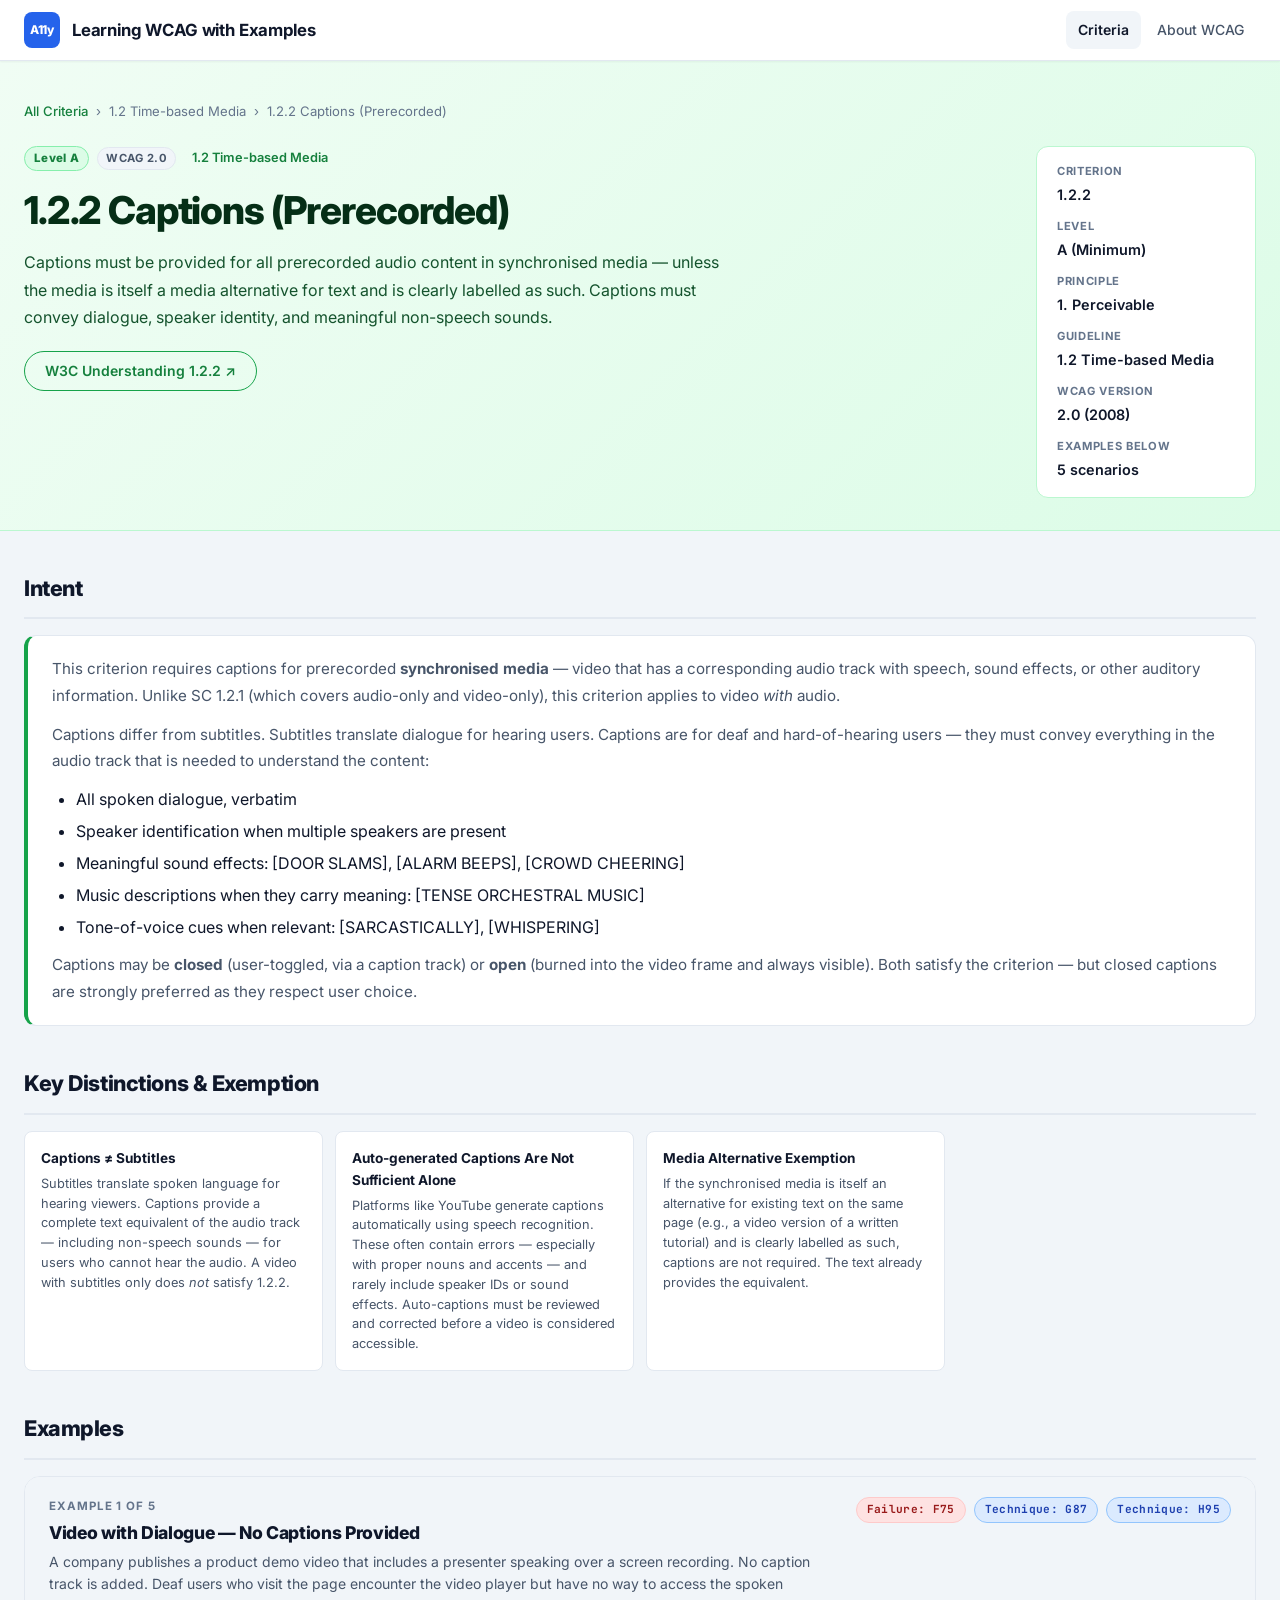
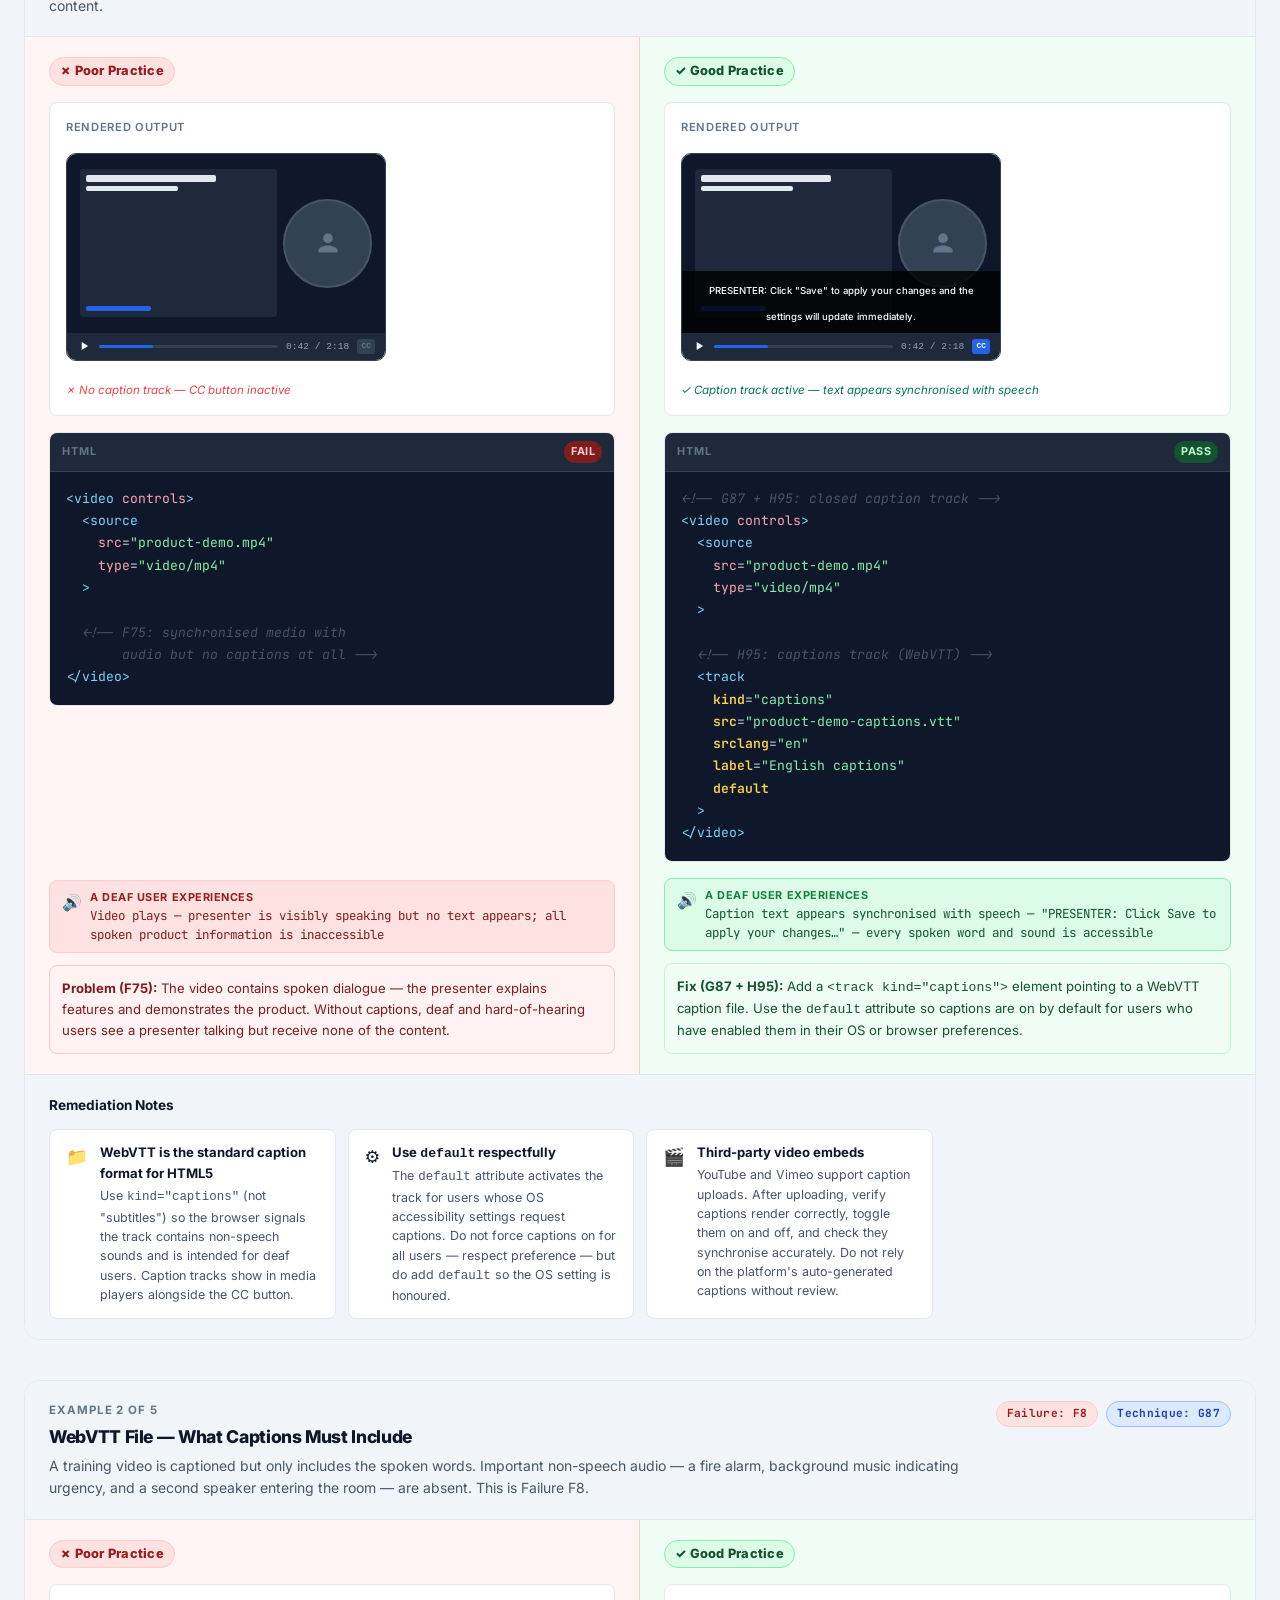
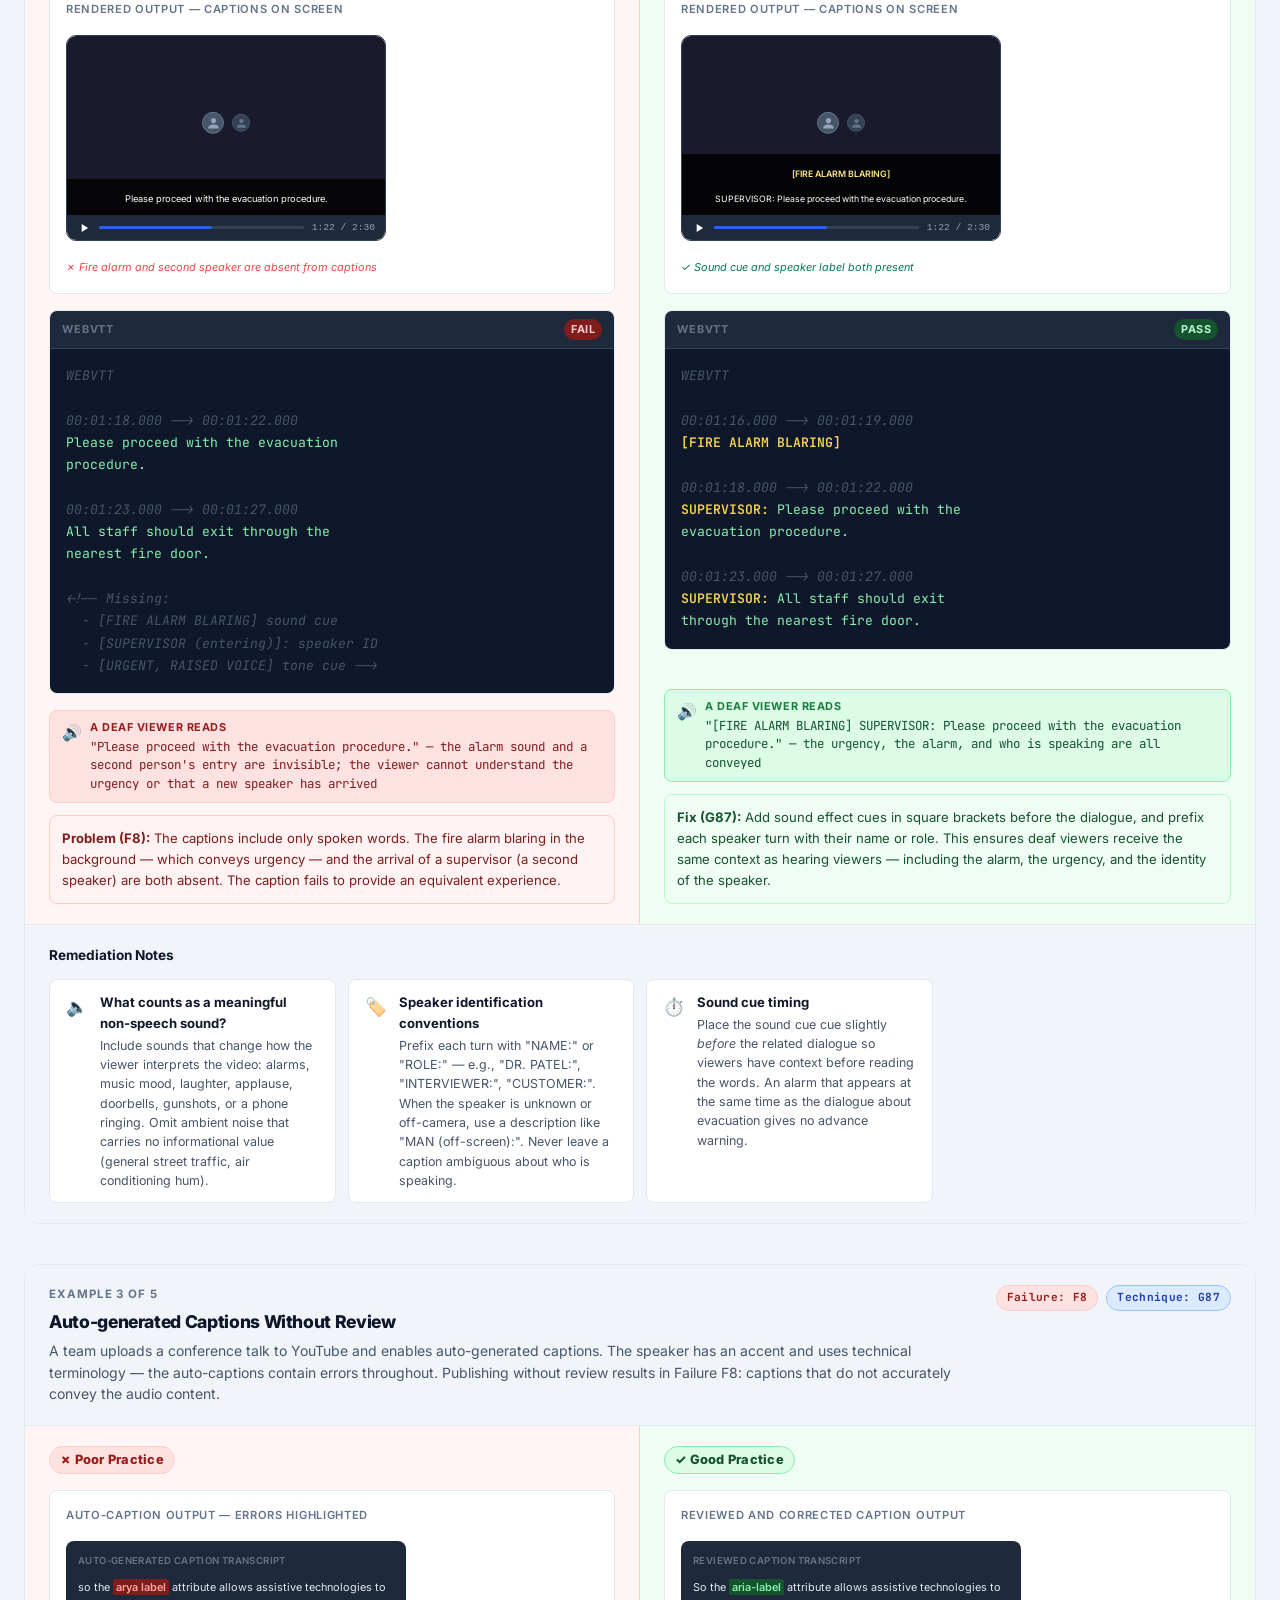
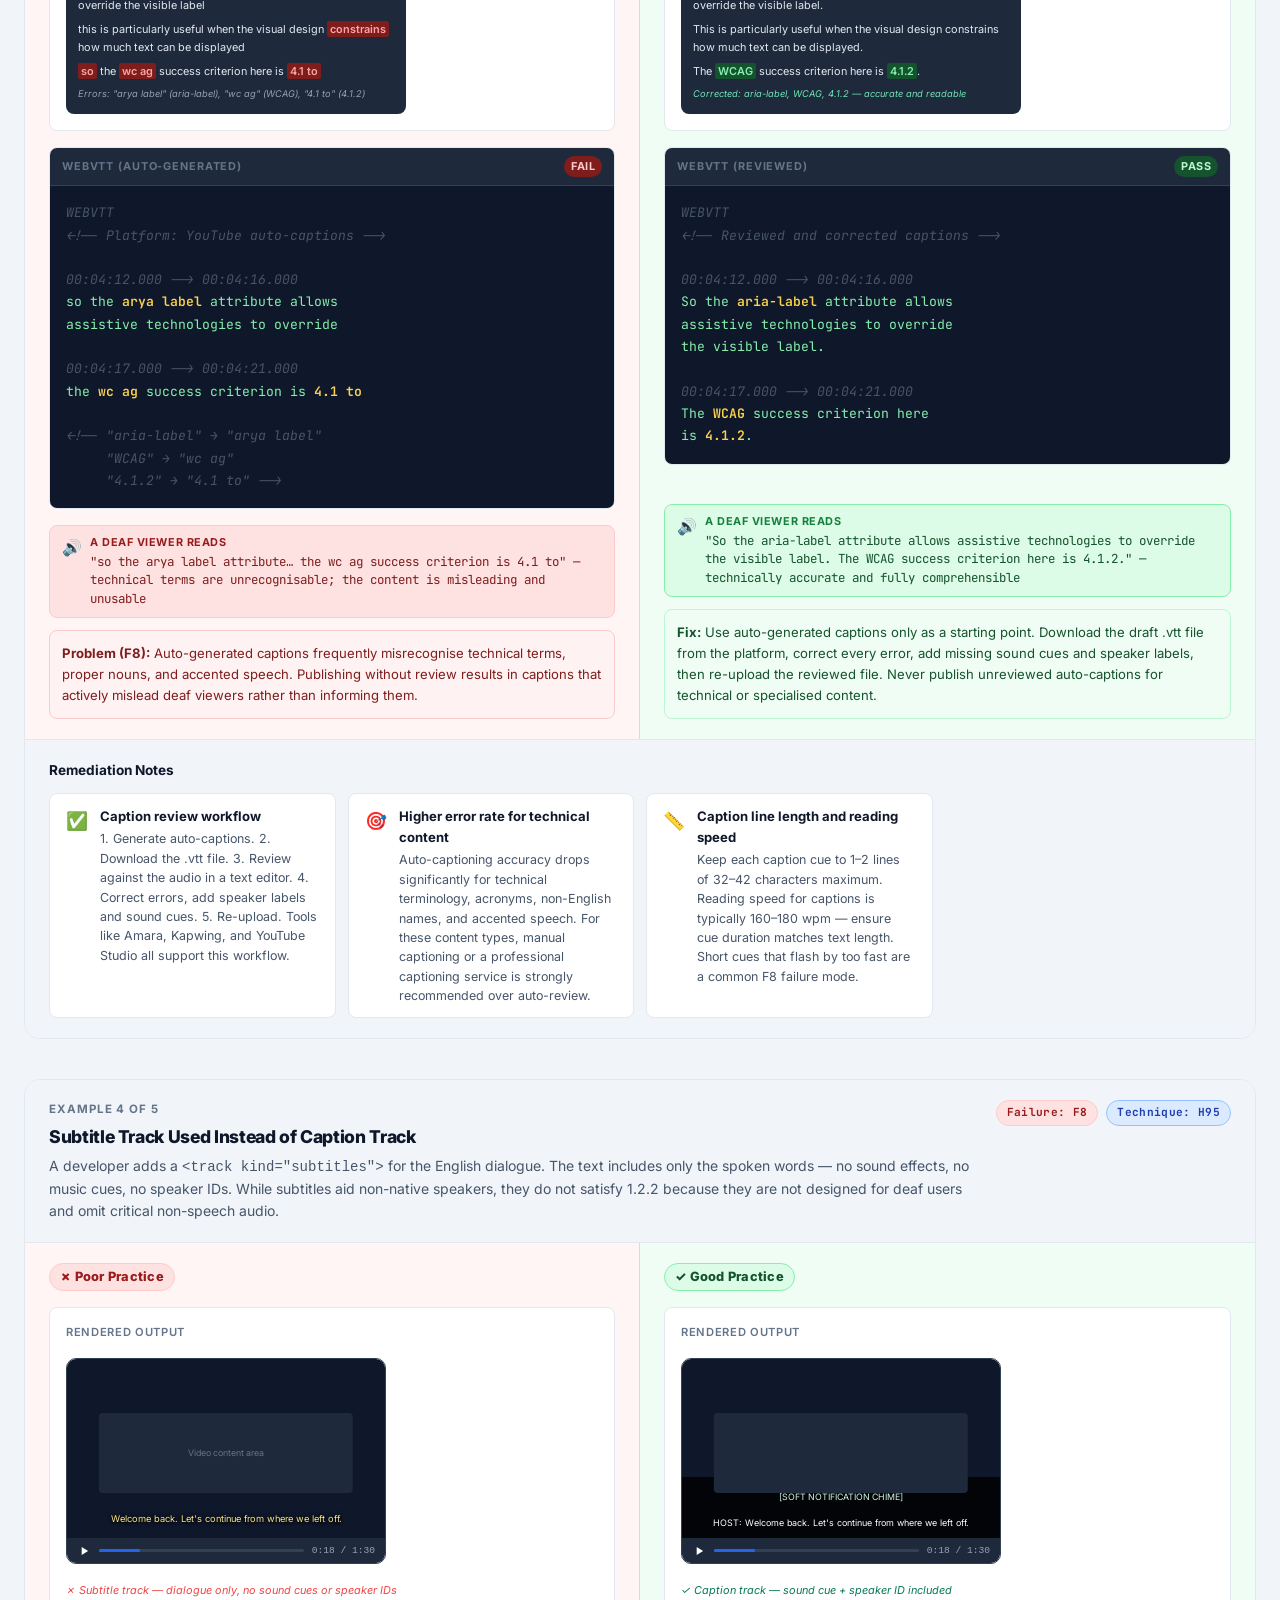
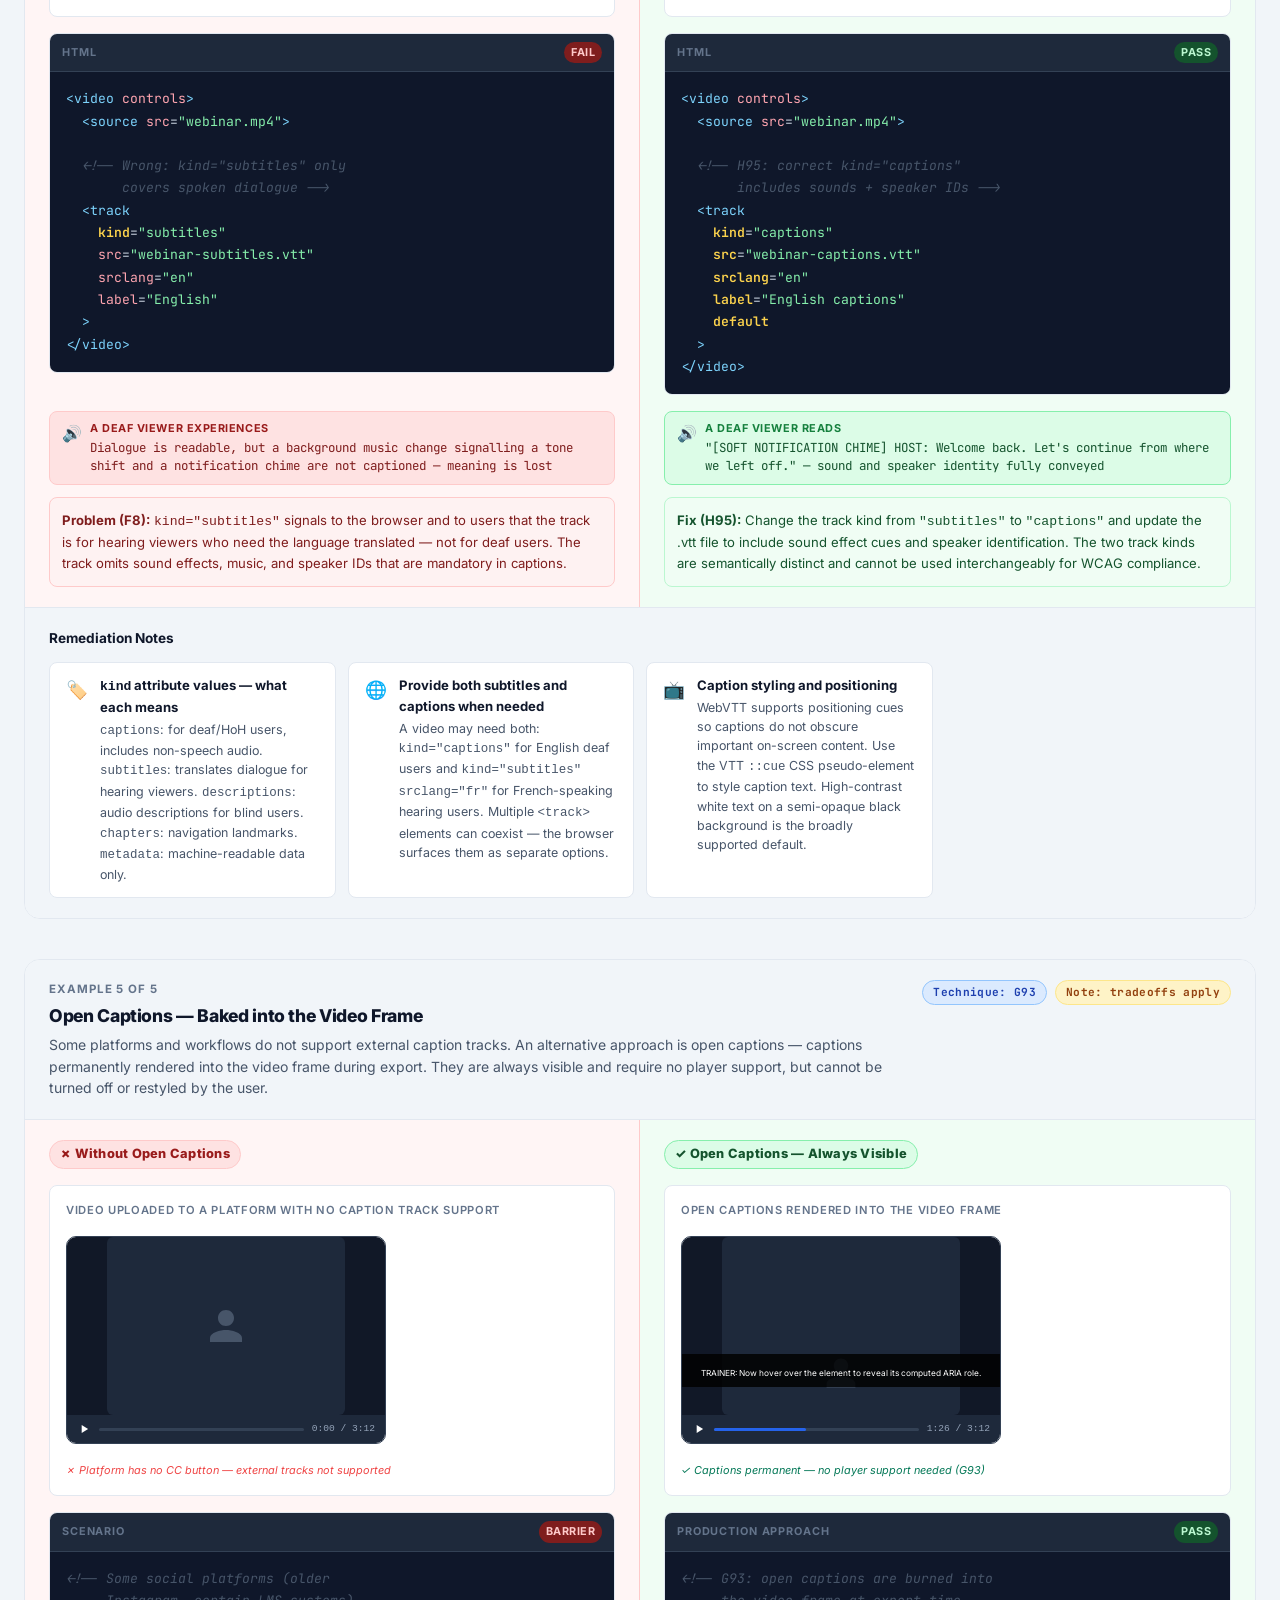
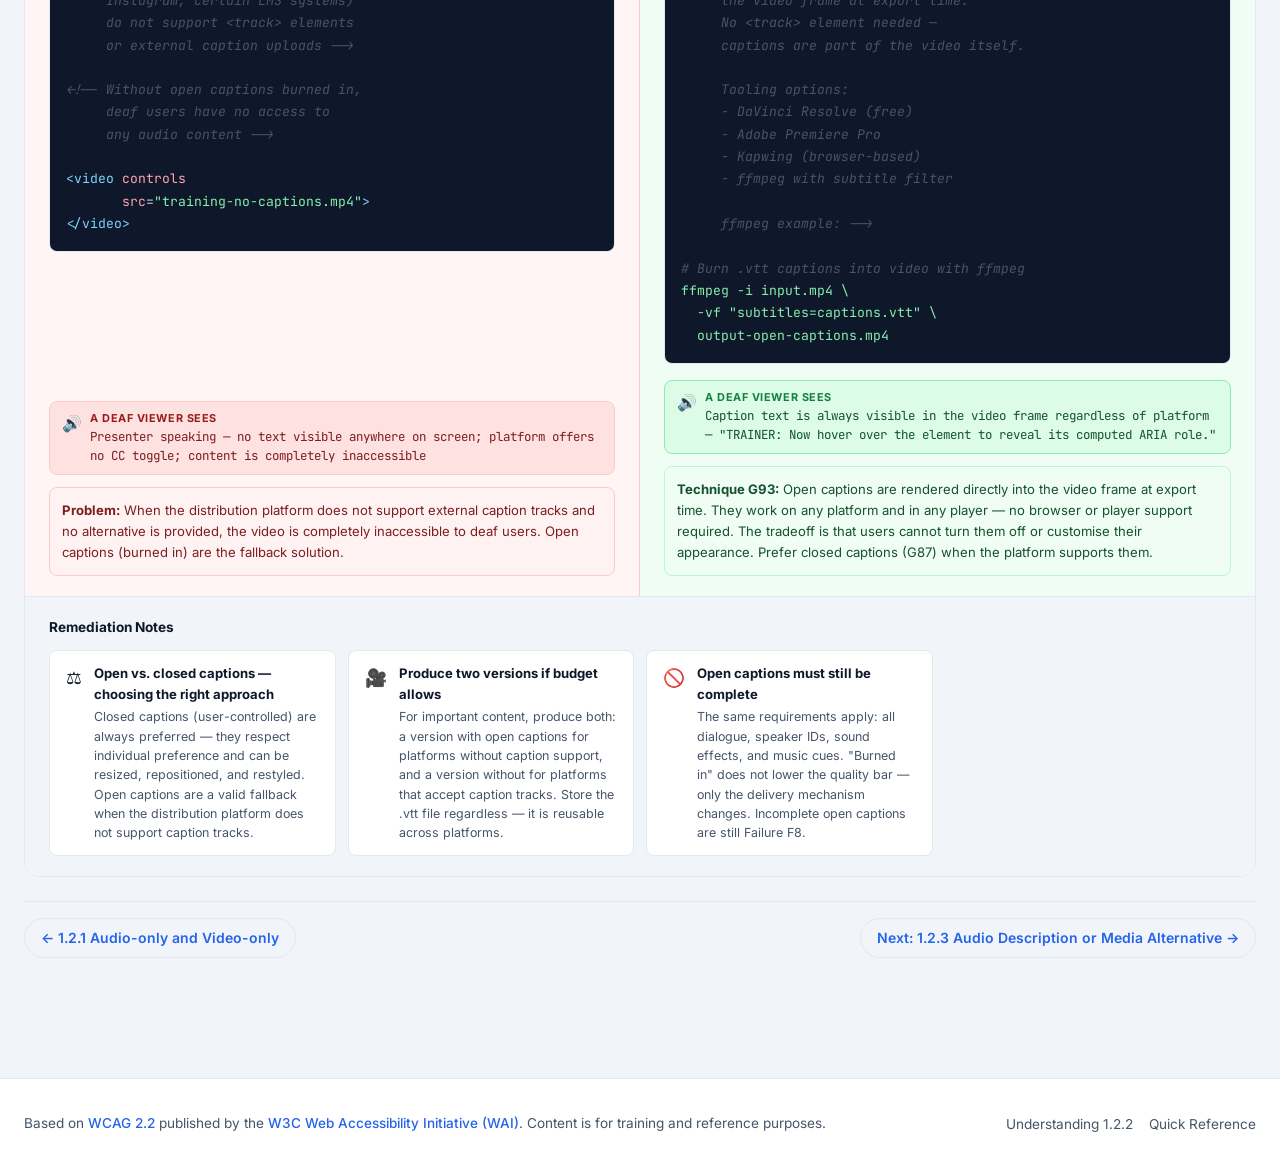
<file: criteria/1.2.2.html>
<!DOCTYPE html>
<html lang="en">
<head>
  <meta charset="UTF-8">
  <meta name="viewport" content="width=device-width, initial-scale=1.0">
  <meta name="description" content="Examples, failure conditions, and remediation guidance for WCAG 2.2 Success Criterion 1.2.2 Captions (Prerecorded).">
  <title>1.2.2 Captions (Prerecorded) — WCAG 2.2 Accessibility Training</title>
  <link rel="preconnect" href="https://fonts.googleapis.com">
  <link rel="preconnect" href="https://fonts.gstatic.com" crossorigin>
  <link href="https://fonts.googleapis.com/css2?family=Inter:wght@400;500;600;700;800&family=JetBrains+Mono:wght@400;600;700&display=swap" rel="stylesheet">
  <link rel="stylesheet" href="../assets/css/styles.css">
  <link rel="stylesheet" href="../assets/css/examples.css">
</head>
<body>

  <a href="#main" class="skip-link">Skip to main content</a>

  <header class="site-header" role="banner">
    <div class="container">
      <a href="../index.html" class="site-header__brand" aria-label="WCAG Accessibility Training home">
        <span class="site-header__logo" aria-hidden="true">A11y</span>
        <span class="site-header__title">Learning WCAG with Examples</span>
      </a>
      <nav class="site-header__nav" aria-label="Site navigation">
        <a href="../index.html" class="nav-link" aria-current="page">Criteria</a>
        <a href="../about.html" class="nav-link">About WCAG</a>
      </nav>
    </div>
  </header>

  <main id="main" tabindex="-1">

    <!-- =====================================================
         Criterion Hero
    ====================================================== -->
    <div class="criterion-page-hero">
      <div class="container">

        <nav aria-label="Breadcrumb">
          <ol class="breadcrumb">
            <li><a href="../index.html">All Criteria</a></li>
            <li aria-hidden="true">›</li>
            <li>1.2 Time-based Media</li>
            <li aria-hidden="true">›</li>
            <li aria-current="page">1.2.2 Captions (Prerecorded)</li>
          </ol>
        </nav>

        <div class="criterion-hero-body">
          <div class="criterion-hero-text">
            <div class="criterion-page-meta">
              <span class="badge badge--level-a">Level A</span>
              <span class="badge badge--v20">WCAG 2.0</span>
              <span class="criterion-guideline">1.2 Time-based Media</span>
            </div>
            <h1>1.2.2 Captions (Prerecorded)</h1>
            <p class="criterion-page-description">
              Captions must be provided for all prerecorded audio content in synchronised media —
              unless the media is itself a media alternative for text and is clearly labelled as such.
              Captions must convey dialogue, speaker identity, and meaningful non-speech sounds.
            </p>
            <div class="criterion-hero-actions">
              <a href="https://www.w3.org/WAI/WCAG22/Understanding/captions-prerecorded"
                 class="btn btn--outline-green"
                 target="_blank"
                 rel="noopener noreferrer">
                W3C Understanding 1.2.2 ↗
              </a>
            </div>
          </div>

          <aside class="criterion-hero-sidebar" aria-label="Quick reference">
            <dl class="criterion-quick-info">
              <div class="quick-info-item">
                <dt class="quick-info-item__label">Criterion</dt>
                <dd class="quick-info-item__value">1.2.2</dd>
              </div>
              <div class="quick-info-item">
                <dt class="quick-info-item__label">Level</dt>
                <dd class="quick-info-item__value">A (Minimum)</dd>
              </div>
              <div class="quick-info-item">
                <dt class="quick-info-item__label">Principle</dt>
                <dd class="quick-info-item__value">1. Perceivable</dd>
              </div>
              <div class="quick-info-item">
                <dt class="quick-info-item__label">Guideline</dt>
                <dd class="quick-info-item__value">1.2 Time-based Media</dd>
              </div>
              <div class="quick-info-item">
                <dt class="quick-info-item__label">WCAG Version</dt>
                <dd class="quick-info-item__value">2.0 (2008)</dd>
              </div>
              <div class="quick-info-item">
                <dt class="quick-info-item__label">Examples below</dt>
                <dd class="quick-info-item__value">5 scenarios</dd>
              </div>
            </dl>
          </aside>
        </div>

      </div>
    </div>

    <!-- =====================================================
         Main Content
    ====================================================== -->
    <div class="criterion-page-content">
      <div class="container">

        <!-- Intent -->
        <section class="content-section" aria-labelledby="intent-heading">
          <h2 id="intent-heading">Intent</h2>
          <div class="intent-box">
            <p>
              This criterion requires captions for prerecorded <strong>synchronised media</strong> —
              video that has a corresponding audio track with speech, sound effects, or other auditory
              information. Unlike SC 1.2.1 (which covers audio-only and video-only), this criterion
              applies to video <em>with</em> audio.
            </p>
            <p>
              Captions differ from subtitles. Subtitles translate dialogue for hearing users.
              Captions are for deaf and hard-of-hearing users — they must convey everything in the
              audio track that is needed to understand the content:
            </p>
            <ul style="margin: 0.75rem 0; padding-left: 1.5rem; display: flex; flex-direction: column; gap: 0.4rem;">
              <li>All spoken dialogue, verbatim</li>
              <li>Speaker identification when multiple speakers are present</li>
              <li>Meaningful sound effects: [DOOR SLAMS], [ALARM BEEPS], [CROWD CHEERING]</li>
              <li>Music descriptions when they carry meaning: [TENSE ORCHESTRAL MUSIC]</li>
              <li>Tone-of-voice cues when relevant: [SARCASTICALLY], [WHISPERING]</li>
            </ul>
            <p>
              Captions may be <strong>closed</strong> (user-toggled, via a caption track) or
              <strong>open</strong> (burned into the video frame and always visible). Both satisfy
              the criterion — but closed captions are strongly preferred as they respect user choice.
            </p>
          </div>
        </section>

        <!-- Key distinctions -->
        <section class="content-section" aria-labelledby="distinctions-heading">
          <h2 id="distinctions-heading">Key Distinctions &amp; Exemption</h2>
          <div class="exceptions-grid">
            <div class="exception-item">
              <div class="exception-item__title">Captions ≠ Subtitles</div>
              <div class="exception-item__desc">
                Subtitles translate spoken language for hearing viewers. Captions provide a complete
                text equivalent of the audio track — including non-speech sounds — for users who
                cannot hear the audio. A video with subtitles only does <em>not</em> satisfy 1.2.2.
              </div>
            </div>
            <div class="exception-item">
              <div class="exception-item__title">Auto-generated Captions Are Not Sufficient Alone</div>
              <div class="exception-item__desc">
                Platforms like YouTube generate captions automatically using speech recognition.
                These often contain errors — especially with proper nouns and accents — and rarely
                include speaker IDs or sound effects. Auto-captions must be reviewed and corrected
                before a video is considered accessible.
              </div>
            </div>
            <div class="exception-item">
              <div class="exception-item__title">Media Alternative Exemption</div>
              <div class="exception-item__desc">
                If the synchronised media is itself an alternative for existing text on the same page
                (e.g., a video version of a written tutorial) and is clearly labelled as such, captions
                are not required. The text already provides the equivalent.
              </div>
            </div>
          </div>
        </section>

        <!-- Examples -->
        <section class="content-section" aria-labelledby="examples-heading">
          <h2 id="examples-heading">Examples</h2>

          <div class="examples-list">

            <!-- ============================================================
                 Example 1: Video with Dialogue — No Captions (F75)
            ============================================================= -->
            <article class="example" id="ex-no-captions" aria-labelledby="ex1-title">
              <div class="example__header">
                <div class="example__title-group">
                  <p class="example__number">Example 1 of 5</p>
                  <h3 class="example__title" id="ex1-title">Video with Dialogue — No Captions Provided</h3>
                  <p class="example__scenario">
                    A company publishes a product demo video that includes a presenter speaking over
                    a screen recording. No caption track is added. Deaf users who visit the page
                    encounter the video player but have no way to access the spoken content.
                  </p>
                </div>
                <div class="example__tags">
                  <span class="tag tag--failure">Failure: F75</span>
                  <span class="tag tag--technique">Technique: G87</span>
                  <span class="tag tag--technique">Technique: H95</span>
                </div>
              </div>

              <div class="example__pair">
                <!-- Bad -->
                <div class="example__col example__col--bad">
                  <div class="example__col-header">
                    <span class="practice-badge practice-badge--bad" aria-label="Poor practice">✗ Poor Practice</span>
                  </div>

                  <div class="example__preview" aria-label="Poor practice — visual output">
                    <span class="preview-label">Rendered output</span>
                    <!-- Video player with no captions -->
                    <div aria-hidden="true" style="max-width:320px;width:100%;border-radius:10px;overflow:hidden;border:1px solid #334155;">
                      <!-- Video frame: presenter + screen -->
                      <div style="background:#0f172a;aspect-ratio:16/9;display:flex;align-items:center;justify-content:center;position:relative;">
                        <!-- Screen recording area -->
                        <div style="width:62%;background:#1e293b;border-radius:4px;aspect-ratio:4/3;display:flex;flex-direction:column;padding:6px;gap:4px;margin-right:6px;">
                          <div style="background:#e2e8f0;border-radius:2px;height:7px;width:70%;"></div>
                          <div style="background:#e2e8f0;border-radius:2px;height:5px;width:50%;"></div>
                          <div style="background:#2563eb;border-radius:2px;height:5px;width:35%;margin-top:auto;align-self:flex-start;"></div>
                        </div>
                        <!-- Presenter circle avatar -->
                        <div style="width:28%;aspect-ratio:1;border-radius:50%;background:#334155;border:2px solid #475569;display:flex;align-items:center;justify-content:center;">
                          <svg width="24" height="24" viewBox="0 0 24 24" fill="#64748b" aria-hidden="true"><path d="M12 12c2.7 0 4.8-2.1 4.8-4.8S14.7 2.4 12 2.4 7.2 4.5 7.2 7.2 9.3 12 12 12zm0 2.4c-3.2 0-9.6 1.6-9.6 4.8v2.4h19.2v-2.4c0-3.2-6.4-4.8-9.6-4.8z"/></svg>
                        </div>
                        <!-- Speech bubble (no captions below) -->
                        <div style="position:absolute;bottom:0;left:0;right:0;height:18%;background:transparent;"></div>
                      </div>
                      <!-- Controls -->
                      <div style="background:#1e293b;padding:6px 10px;display:flex;align-items:center;gap:8px;">
                        <button tabindex="-1" style="background:none;border:none;color:#fff;cursor:pointer;padding:0;display:flex;"><svg width="14" height="14" viewBox="0 0 24 24" fill="currentColor" aria-hidden="true"><path d="M8 5v14l11-7z"/></svg></button>
                        <div style="flex:1;height:3px;background:#334155;border-radius:2px;"><div style="width:30%;height:100%;background:#2563eb;border-radius:2px;"></div></div>
                        <span style="color:#94a3b8;font-size:0.6rem;font-family:monospace;">0:42 / 2:18</span>
                        <!-- CC button — off -->
                        <div style="background:#334155;border-radius:3px;padding:1px 4px;font-size:0.5rem;color:#64748b;font-weight:700;font-family:monospace;">CC</div>
                      </div>
                    </div>
                    <p style="font-size:0.72rem;color:#ef4444;margin-top:8px;font-style:italic;">✗ No caption track — CC button inactive</p>
                  </div>

                  <div class="example__code">
                    <div class="code-toolbar">
                      <span class="code-lang">HTML</span>
                      <span class="code-status code-status--fail">FAIL</span>
                    </div>
                    <pre><code><span class="tok-tag">&lt;video</span> <span class="tok-attr">controls</span><span class="tok-tag">&gt;</span>
  <span class="tok-tag">&lt;source</span>
    <span class="tok-attr">src</span>=<span class="tok-val">"product-demo.mp4"</span>
    <span class="tok-attr">type</span>=<span class="tok-val">"video/mp4"</span>
  <span class="tok-tag">&gt;</span>

  <span class="tok-comment">&lt;!-- F75: synchronised media with
       audio but no captions at all --&gt;</span>
<span class="tok-tag">&lt;/video&gt;</span></code></pre>
                  </div>

                  <div class="sr-output sr-output--bad" role="note" aria-label="Impact on deaf users">
                    <span class="sr-output__icon" aria-hidden="true">🔊</span>
                    <span>
                      <span class="sr-output__label">A deaf user experiences</span>
                      <span class="sr-output__text">Video plays — presenter is visibly speaking but no text appears; all spoken product information is inaccessible</span>
                    </span>
                  </div>

                  <p class="example__note example__note--problem">
                    <strong>Problem (F75):</strong> The video contains spoken dialogue — the presenter
                    explains features and demonstrates the product. Without captions, deaf and
                    hard-of-hearing users see a presenter talking but receive none of the content.
                  </p>
                </div>

                <!-- Good -->
                <div class="example__col example__col--good">
                  <div class="example__col-header">
                    <span class="practice-badge practice-badge--good" aria-label="Good practice">✓ Good Practice</span>
                  </div>

                  <div class="example__preview" aria-label="Good practice — visual output">
                    <span class="preview-label">Rendered output</span>
                    <!-- Video player WITH captions displayed -->
                    <div aria-hidden="true" style="max-width:320px;width:100%;border-radius:10px;overflow:hidden;border:1px solid #334155;">
                      <div style="background:#0f172a;aspect-ratio:16/9;display:flex;align-items:center;justify-content:center;position:relative;">
                        <!-- Screen recording -->
                        <div style="width:62%;background:#1e293b;border-radius:4px;aspect-ratio:4/3;display:flex;flex-direction:column;padding:6px;gap:4px;margin-right:6px;">
                          <div style="background:#e2e8f0;border-radius:2px;height:7px;width:70%;"></div>
                          <div style="background:#e2e8f0;border-radius:2px;height:5px;width:50%;"></div>
                          <div style="background:#2563eb;border-radius:2px;height:5px;width:35%;margin-top:auto;align-self:flex-start;"></div>
                        </div>
                        <!-- Presenter -->
                        <div style="width:28%;aspect-ratio:1;border-radius:50%;background:#334155;border:2px solid #475569;display:flex;align-items:center;justify-content:center;">
                          <svg width="24" height="24" viewBox="0 0 24 24" fill="#64748b" aria-hidden="true"><path d="M12 12c2.7 0 4.8-2.1 4.8-4.8S14.7 2.4 12 2.4 7.2 4.5 7.2 7.2 9.3 12 12 12zm0 2.4c-3.2 0-9.6 1.6-9.6 4.8v2.4h19.2v-2.4c0-3.2-6.4-4.8-9.6-4.8z"/></svg>
                        </div>
                        <!-- Caption bar -->
                        <div style="position:absolute;bottom:0;left:0;right:0;background:rgba(0,0,0,0.82);padding:5px 10px;text-align:center;">
                          <span style="color:#ffffff;font-size:0.6rem;font-weight:500;line-height:1.4;">PRESENTER: Click "Save" to apply your changes and the settings will update immediately.</span>
                        </div>
                      </div>
                      <div style="background:#1e293b;padding:6px 10px;display:flex;align-items:center;gap:8px;">
                        <button tabindex="-1" style="background:none;border:none;color:#fff;cursor:pointer;padding:0;display:flex;"><svg width="14" height="14" viewBox="0 0 24 24" fill="currentColor" aria-hidden="true"><path d="M8 5v14l11-7z"/></svg></button>
                        <div style="flex:1;height:3px;background:#334155;border-radius:2px;"><div style="width:30%;height:100%;background:#2563eb;border-radius:2px;"></div></div>
                        <span style="color:#94a3b8;font-size:0.6rem;font-family:monospace;">0:42 / 2:18</span>
                        <!-- CC button — active -->
                        <div style="background:#2563eb;border-radius:3px;padding:1px 4px;font-size:0.5rem;color:#fff;font-weight:700;font-family:monospace;">CC</div>
                      </div>
                    </div>
                    <p style="font-size:0.72rem;color:#047857;margin-top:8px;font-style:italic;">✓ Caption track active — text appears synchronised with speech</p>
                  </div>

                  <div class="example__code">
                    <div class="code-toolbar">
                      <span class="code-lang">HTML</span>
                      <span class="code-status code-status--pass">PASS</span>
                    </div>
                    <pre><code><span class="tok-comment">&lt;!-- G87 + H95: closed caption track --&gt;</span>
<span class="tok-tag">&lt;video</span> <span class="tok-attr">controls</span><span class="tok-tag">&gt;</span>
  <span class="tok-tag">&lt;source</span>
    <span class="tok-attr">src</span>=<span class="tok-val">"product-demo.mp4"</span>
    <span class="tok-attr">type</span>=<span class="tok-val">"video/mp4"</span>
  <span class="tok-tag">&gt;</span>

  <span class="tok-comment">&lt;!-- H95: captions track (WebVTT) --&gt;</span>
  <span class="tok-tag">&lt;track</span>
    <span class="tok-hi">kind</span>=<span class="tok-val">"captions"</span>
    <span class="tok-hi">src</span>=<span class="tok-val">"product-demo-captions.vtt"</span>
    <span class="tok-hi">srclang</span>=<span class="tok-val">"en"</span>
    <span class="tok-hi">label</span>=<span class="tok-val">"English captions"</span>
    <span class="tok-hi">default</span>
  <span class="tok-tag">&gt;</span>
<span class="tok-tag">&lt;/video&gt;</span></code></pre>
                  </div>

                  <div class="sr-output sr-output--good" role="note" aria-label="Experience with good practice">
                    <span class="sr-output__icon" aria-hidden="true">🔊</span>
                    <span>
                      <span class="sr-output__label">A deaf user experiences</span>
                      <span class="sr-output__text">Caption text appears synchronised with speech — "PRESENTER: Click Save to apply your changes…" — every spoken word and sound is accessible</span>
                    </span>
                  </div>

                  <p class="example__note example__note--solution">
                    <strong>Fix (G87 + H95):</strong> Add a <code>&lt;track kind="captions"&gt;</code>
                    element pointing to a WebVTT caption file. Use the <code>default</code> attribute
                    so captions are on by default for users who have enabled them in their OS or
                    browser preferences.
                  </p>
                </div>
              </div>

              <div class="example__remediation">
                <h4>Remediation Notes</h4>
                <div class="remediation-grid">
                  <div class="remediation-item">
                    <span class="remediation-item__icon" aria-hidden="true">📁</span>
                    <div class="remediation-item__body">
                      <p class="remediation-item__title">WebVTT is the standard caption format for HTML5</p>
                      <p class="remediation-item__desc">Use <code>kind="captions"</code> (not "subtitles") so the browser signals the track contains non-speech sounds and is intended for deaf users. Caption tracks show in media players alongside the CC button.</p>
                    </div>
                  </div>
                  <div class="remediation-item">
                    <span class="remediation-item__icon" aria-hidden="true">⚙️</span>
                    <div class="remediation-item__body">
                      <p class="remediation-item__title">Use <code>default</code> respectfully</p>
                      <p class="remediation-item__desc">The <code>default</code> attribute activates the track for users whose OS accessibility settings request captions. Do not force captions on for all users — respect preference — but do add <code>default</code> so the OS setting is honoured.</p>
                    </div>
                  </div>
                  <div class="remediation-item">
                    <span class="remediation-item__icon" aria-hidden="true">🎬</span>
                    <div class="remediation-item__body">
                      <p class="remediation-item__title">Third-party video embeds</p>
                      <p class="remediation-item__desc">YouTube and Vimeo support caption uploads. After uploading, verify captions render correctly, toggle them on and off, and check they synchronise accurately. Do not rely on the platform's auto-generated captions without review.</p>
                    </div>
                  </div>
                </div>
              </div>
            </article>

            <!-- ============================================================
                 Example 2: WebVTT Caption File — Anatomy
            ============================================================= -->
            <article class="example" id="ex-vtt-anatomy" aria-labelledby="ex2-title">
              <div class="example__header">
                <div class="example__title-group">
                  <p class="example__number">Example 2 of 5</p>
                  <h3 class="example__title" id="ex2-title">WebVTT File — What Captions Must Include</h3>
                  <p class="example__scenario">
                    A training video is captioned but only includes the spoken words. Important
                    non-speech audio — a fire alarm, background music indicating urgency, and a
                    second speaker entering the room — are absent. This is Failure F8.
                  </p>
                </div>
                <div class="example__tags">
                  <span class="tag tag--failure">Failure: F8</span>
                  <span class="tag tag--technique">Technique: G87</span>
                </div>
              </div>

              <div class="example__pair">
                <!-- Bad -->
                <div class="example__col example__col--bad">
                  <div class="example__col-header">
                    <span class="practice-badge practice-badge--bad">✗ Poor Practice</span>
                  </div>

                  <div class="example__preview">
                    <span class="preview-label">Rendered output — captions on screen</span>
                    <div aria-hidden="true" style="max-width:320px;width:100%;border-radius:10px;overflow:hidden;border:1px solid #334155;">
                      <div style="background:#1a1a2e;aspect-ratio:16/9;display:flex;align-items:flex-end;position:relative;">
                        <!-- Office environment mockup -->
                        <div style="position:absolute;top:50%;left:50%;transform:translate(-50%,-60%);display:flex;align-items:center;gap:8px;">
                          <div style="width:22px;height:22px;border-radius:50%;background:#475569;border:1.5px solid #64748b;display:flex;align-items:center;justify-content:center;">
                            <svg width="13" height="13" viewBox="0 0 24 24" fill="#94a3b8" aria-hidden="true"><path d="M12 12c2.7 0 4.8-2.1 4.8-4.8S14.7 2.4 12 2.4 7.2 4.5 7.2 7.2 9.3 12 12 12zm0 2.4c-3.2 0-9.6 1.6-9.6 4.8v2.4h19.2v-2.4c0-3.2-6.4-4.8-9.6-4.8z"/></svg>
                          </div>
                          <div style="width:18px;height:18px;border-radius:50%;background:#334155;border:1.5px solid #475569;display:flex;align-items:center;justify-content:center;">
                            <svg width="11" height="11" viewBox="0 0 24 24" fill="#64748b" aria-hidden="true"><path d="M12 12c2.7 0 4.8-2.1 4.8-4.8S14.7 2.4 12 2.4 7.2 4.5 7.2 7.2 9.3 12 12 12zm0 2.4c-3.2 0-9.6 1.6-9.6 4.8v2.4h19.2v-2.4c0-3.2-6.4-4.8-9.6-4.8z"/></svg>
                          </div>
                        </div>
                        <!-- Caption bar — missing sounds -->
                        <div style="width:100%;background:rgba(0,0,0,0.82);padding:5px 10px;text-align:center;">
                          <span style="color:#fff;font-size:0.58rem;line-height:1.4;">Please proceed with the evacuation procedure.</span>
                        </div>
                      </div>
                      <div style="background:#1e293b;padding:5px 10px;display:flex;gap:8px;align-items:center;">
                        <button tabindex="-1" style="background:none;border:none;color:#fff;cursor:pointer;padding:0;display:flex;"><svg width="14" height="14" viewBox="0 0 24 24" fill="currentColor" aria-hidden="true"><path d="M8 5v14l11-7z"/></svg></button>
                        <div style="flex:1;height:3px;background:#334155;border-radius:2px;"><div style="width:55%;height:100%;background:#2563eb;border-radius:2px;"></div></div>
                        <span style="color:#94a3b8;font-size:0.6rem;font-family:monospace;">1:22 / 2:30</span>
                      </div>
                    </div>
                    <p style="font-size:0.68rem;color:#ef4444;margin-top:6px;font-style:italic;">✗ Fire alarm and second speaker are absent from captions</p>
                  </div>

                  <div class="example__code">
                    <div class="code-toolbar">
                      <span class="code-lang">WebVTT</span>
                      <span class="code-status code-status--fail">FAIL</span>
                    </div>
                    <pre><code><span class="tok-comment">WEBVTT</span>

<span class="tok-comment">00:01:18.000 --> 00:01:22.000</span>
<span class="tok-val">Please proceed with the evacuation</span>
<span class="tok-val">procedure.</span>

<span class="tok-comment">00:01:23.000 --> 00:01:27.000</span>
<span class="tok-val">All staff should exit through the</span>
<span class="tok-val">nearest fire door.</span>

<span class="tok-comment">&lt;!-- Missing:
  - [FIRE ALARM BLARING] sound cue
  - [SUPERVISOR (entering)]: speaker ID
  - [URGENT, RAISED VOICE] tone cue --&gt;</span></code></pre>
                  </div>

                  <div class="sr-output sr-output--bad" role="note">
                    <span class="sr-output__icon" aria-hidden="true">🔊</span>
                    <span>
                      <span class="sr-output__label">A deaf viewer reads</span>
                      <span class="sr-output__text">"Please proceed with the evacuation procedure." — the alarm sound and a second person's entry are invisible; the viewer cannot understand the urgency or that a new speaker has arrived</span>
                    </span>
                  </div>

                  <p class="example__note example__note--problem">
                    <strong>Problem (F8):</strong> The captions include only spoken words. The fire
                    alarm blaring in the background — which conveys urgency — and the arrival of a
                    supervisor (a second speaker) are both absent. The caption fails to provide an
                    equivalent experience.
                  </p>
                </div>

                <!-- Good -->
                <div class="example__col example__col--good">
                  <div class="example__col-header">
                    <span class="practice-badge practice-badge--good">✓ Good Practice</span>
                  </div>

                  <div class="example__preview">
                    <span class="preview-label">Rendered output — captions on screen</span>
                    <div aria-hidden="true" style="max-width:320px;width:100%;border-radius:10px;overflow:hidden;border:1px solid #334155;">
                      <div style="background:#1a1a2e;aspect-ratio:16/9;display:flex;align-items:flex-end;position:relative;">
                        <div style="position:absolute;top:50%;left:50%;transform:translate(-50%,-60%);display:flex;align-items:center;gap:8px;">
                          <div style="width:22px;height:22px;border-radius:50%;background:#475569;border:1.5px solid #64748b;display:flex;align-items:center;justify-content:center;">
                            <svg width="13" height="13" viewBox="0 0 24 24" fill="#94a3b8" aria-hidden="true"><path d="M12 12c2.7 0 4.8-2.1 4.8-4.8S14.7 2.4 12 2.4 7.2 4.5 7.2 7.2 9.3 12 12 12zm0 2.4c-3.2 0-9.6 1.6-9.6 4.8v2.4h19.2v-2.4c0-3.2-6.4-4.8-9.6-4.8z"/></svg>
                          </div>
                          <div style="width:18px;height:18px;border-radius:50%;background:#334155;border:1.5px solid #475569;display:flex;align-items:center;justify-content:center;">
                            <svg width="11" height="11" viewBox="0 0 24 24" fill="#64748b" aria-hidden="true"><path d="M12 12c2.7 0 4.8-2.1 4.8-4.8S14.7 2.4 12 2.4 7.2 4.5 7.2 7.2 9.3 12 12 12zm0 2.4c-3.2 0-9.6 1.6-9.6 4.8v2.4h19.2v-2.4c0-3.2-6.4-4.8-9.6-4.8z"/></svg>
                          </div>
                        </div>
                        <!-- Full caption bar -->
                        <div style="width:100%;background:rgba(0,0,0,0.84);padding:5px 10px;text-align:center;">
                          <span style="color:#fde68a;font-size:0.55rem;font-weight:600;">[FIRE ALARM BLARING]</span><br>
                          <span style="color:#fff;font-size:0.55rem;line-height:1.4;">SUPERVISOR: Please proceed with the evacuation procedure.</span>
                        </div>
                      </div>
                      <div style="background:#1e293b;padding:5px 10px;display:flex;gap:8px;align-items:center;">
                        <button tabindex="-1" style="background:none;border:none;color:#fff;cursor:pointer;padding:0;display:flex;"><svg width="14" height="14" viewBox="0 0 24 24" fill="currentColor" aria-hidden="true"><path d="M8 5v14l11-7z"/></svg></button>
                        <div style="flex:1;height:3px;background:#334155;border-radius:2px;"><div style="width:55%;height:100%;background:#2563eb;border-radius:2px;"></div></div>
                        <span style="color:#94a3b8;font-size:0.6rem;font-family:monospace;">1:22 / 2:30</span>
                      </div>
                    </div>
                    <p style="font-size:0.68rem;color:#047857;margin-top:6px;font-style:italic;">✓ Sound cue and speaker label both present</p>
                  </div>

                  <div class="example__code">
                    <div class="code-toolbar">
                      <span class="code-lang">WebVTT</span>
                      <span class="code-status code-status--pass">PASS</span>
                    </div>
                    <pre><code><span class="tok-comment">WEBVTT</span>

<span class="tok-comment">00:01:16.000 --> 00:01:19.000</span>
<span class="tok-hi">[FIRE ALARM BLARING]</span>

<span class="tok-comment">00:01:18.000 --> 00:01:22.000</span>
<span class="tok-hi">SUPERVISOR:</span> <span class="tok-val">Please proceed with the</span>
<span class="tok-val">evacuation procedure.</span>

<span class="tok-comment">00:01:23.000 --> 00:01:27.000</span>
<span class="tok-hi">SUPERVISOR:</span> <span class="tok-val">All staff should exit</span>
<span class="tok-val">through the nearest fire door.</span></code></pre>
                  </div>

                  <div class="sr-output sr-output--good" role="note">
                    <span class="sr-output__icon" aria-hidden="true">🔊</span>
                    <span>
                      <span class="sr-output__label">A deaf viewer reads</span>
                      <span class="sr-output__text">"[FIRE ALARM BLARING] SUPERVISOR: Please proceed with the evacuation procedure." — the urgency, the alarm, and who is speaking are all conveyed</span>
                    </span>
                  </div>

                  <p class="example__note example__note--solution">
                    <strong>Fix (G87):</strong> Add sound effect cues in square brackets before the
                    dialogue, and prefix each speaker turn with their name or role. This ensures
                    deaf viewers receive the same context as hearing viewers — including the alarm,
                    the urgency, and the identity of the speaker.
                  </p>
                </div>
              </div>

              <div class="example__remediation">
                <h4>Remediation Notes</h4>
                <div class="remediation-grid">
                  <div class="remediation-item">
                    <span class="remediation-item__icon" aria-hidden="true">🔈</span>
                    <div class="remediation-item__body">
                      <p class="remediation-item__title">What counts as a meaningful non-speech sound?</p>
                      <p class="remediation-item__desc">Include sounds that change how the viewer interprets the video: alarms, music mood, laughter, applause, doorbells, gunshots, or a phone ringing. Omit ambient noise that carries no informational value (general street traffic, air conditioning hum).</p>
                    </div>
                  </div>
                  <div class="remediation-item">
                    <span class="remediation-item__icon" aria-hidden="true">🏷️</span>
                    <div class="remediation-item__body">
                      <p class="remediation-item__title">Speaker identification conventions</p>
                      <p class="remediation-item__desc">Prefix each turn with "NAME:" or "ROLE:" — e.g., "DR. PATEL:", "INTERVIEWER:", "CUSTOMER:". When the speaker is unknown or off-camera, use a description like "MAN (off-screen):". Never leave a caption ambiguous about who is speaking.</p>
                    </div>
                  </div>
                  <div class="remediation-item">
                    <span class="remediation-item__icon" aria-hidden="true">⏱️</span>
                    <div class="remediation-item__body">
                      <p class="remediation-item__title">Sound cue timing</p>
                      <p class="remediation-item__desc">Place the sound cue cue slightly <em>before</em> the related dialogue so viewers have context before reading the words. An alarm that appears at the same time as the dialogue about evacuation gives no advance warning.</p>
                    </div>
                  </div>
                </div>
              </div>
            </article>

            <!-- ============================================================
                 Example 3: Auto-generated Captions — Not Sufficient (F8)
            ============================================================= -->
            <article class="example" id="ex-auto-captions" aria-labelledby="ex3-title">
              <div class="example__header">
                <div class="example__title-group">
                  <p class="example__number">Example 3 of 5</p>
                  <h3 class="example__title" id="ex3-title">Auto-generated Captions Without Review</h3>
                  <p class="example__scenario">
                    A team uploads a conference talk to YouTube and enables auto-generated captions.
                    The speaker has an accent and uses technical terminology — the auto-captions
                    contain errors throughout. Publishing without review results in Failure F8:
                    captions that do not accurately convey the audio content.
                  </p>
                </div>
                <div class="example__tags">
                  <span class="tag tag--failure">Failure: F8</span>
                  <span class="tag tag--technique">Technique: G87</span>
                </div>
              </div>

              <div class="example__pair">
                <!-- Bad -->
                <div class="example__col example__col--bad">
                  <div class="example__col-header">
                    <span class="practice-badge practice-badge--bad">✗ Poor Practice</span>
                  </div>

                  <div class="example__preview">
                    <span class="preview-label">Auto-caption output — errors highlighted</span>
                    <div aria-hidden="true" style="background:#1e293b;border-radius:8px;padding:12px;max-width:340px;font-size:0.68rem;line-height:1.7;color:#e2e8f0;">
                      <p style="margin:0 0 8px;font-size:0.6rem;color:#64748b;font-weight:600;text-transform:uppercase;letter-spacing:0.04em;">Auto-generated caption transcript</p>
                      <p style="margin:0 0 5px;">so the <span style="background:#7f1d1d;color:#fca5a5;padding:1px 3px;border-radius:2px;font-weight:600;">arya label</span> attribute allows assistive technologies to override the visible label</p>
                      <p style="margin:0 0 5px;">this is particularly useful when the visual design <span style="background:#7f1d1d;color:#fca5a5;padding:1px 3px;border-radius:2px;font-weight:600;">constrains</span> how much text can be displayed</p>
                      <p style="margin:0 0 5px;"><span style="background:#7f1d1d;color:#fca5a5;padding:1px 3px;border-radius:2px;font-weight:600;">so</span> the <span style="background:#7f1d1d;color:#fca5a5;padding:1px 3px;border-radius:2px;font-weight:600;">wc ag</span> success criterion here is <span style="background:#7f1d1d;color:#fca5a5;padding:1px 3px;border-radius:2px;font-weight:600;">4.1 to</span></p>
                      <p style="margin:0;font-size:0.58rem;color:#94a3b8;font-style:italic;margin-top:6px;">Errors: "arya label" (aria-label), "wc ag" (WCAG), "4.1 to" (4.1.2)</p>
                    </div>
                  </div>

                  <div class="example__code">
                    <div class="code-toolbar">
                      <span class="code-lang">WebVTT (auto-generated)</span>
                      <span class="code-status code-status--fail">FAIL</span>
                    </div>
                    <pre><code><span class="tok-comment">WEBVTT
&lt;!-- Platform: YouTube auto-captions --&gt;</span>

<span class="tok-comment">00:04:12.000 --> 00:04:16.000</span>
<span class="tok-val">so the </span><span class="tok-hi">arya label</span><span class="tok-val"> attribute allows</span>
<span class="tok-val">assistive technologies to override</span>

<span class="tok-comment">00:04:17.000 --> 00:04:21.000</span>
<span class="tok-val">the </span><span class="tok-hi">wc ag</span><span class="tok-val"> success criterion is </span><span class="tok-hi">4.1 to</span>

<span class="tok-comment">&lt;!-- "aria-label" → "arya label"
     "WCAG" → "wc ag"
     "4.1.2" → "4.1 to" --&gt;</span></code></pre>
                  </div>

                  <div class="sr-output sr-output--bad" role="note">
                    <span class="sr-output__icon" aria-hidden="true">🔊</span>
                    <span>
                      <span class="sr-output__label">A deaf viewer reads</span>
                      <span class="sr-output__text">"so the arya label attribute… the wc ag success criterion is 4.1 to" — technical terms are unrecognisable; the content is misleading and unusable</span>
                    </span>
                  </div>

                  <p class="example__note example__note--problem">
                    <strong>Problem (F8):</strong> Auto-generated captions frequently misrecognise
                    technical terms, proper nouns, and accented speech. Publishing without review
                    results in captions that actively mislead deaf viewers rather than informing them.
                  </p>
                </div>

                <!-- Good -->
                <div class="example__col example__col--good">
                  <div class="example__col-header">
                    <span class="practice-badge practice-badge--good">✓ Good Practice</span>
                  </div>

                  <div class="example__preview">
                    <span class="preview-label">Reviewed and corrected caption output</span>
                    <div aria-hidden="true" style="background:#1e293b;border-radius:8px;padding:12px;max-width:340px;font-size:0.68rem;line-height:1.7;color:#e2e8f0;">
                      <p style="margin:0 0 8px;font-size:0.6rem;color:#64748b;font-weight:600;text-transform:uppercase;letter-spacing:0.04em;">Reviewed caption transcript</p>
                      <p style="margin:0 0 5px;">So the <span style="background:#14532d;color:#86efac;padding:1px 3px;border-radius:2px;font-weight:600;">aria-label</span> attribute allows assistive technologies to override the visible label.</p>
                      <p style="margin:0 0 5px;">This is particularly useful when the visual design constrains how much text can be displayed.</p>
                      <p style="margin:0 0 5px;">The <span style="background:#14532d;color:#86efac;padding:1px 3px;border-radius:2px;font-weight:600;">WCAG</span> success criterion here is <span style="background:#14532d;color:#86efac;padding:1px 3px;border-radius:2px;font-weight:600;">4.1.2</span>.</p>
                      <p style="margin:0;font-size:0.58rem;color:#6ee7b7;font-style:italic;margin-top:6px;">Corrected: aria-label, WCAG, 4.1.2 — accurate and readable</p>
                    </div>
                  </div>

                  <div class="example__code">
                    <div class="code-toolbar">
                      <span class="code-lang">WebVTT (reviewed)</span>
                      <span class="code-status code-status--pass">PASS</span>
                    </div>
                    <pre><code><span class="tok-comment">WEBVTT
&lt;!-- Reviewed and corrected captions --&gt;</span>

<span class="tok-comment">00:04:12.000 --> 00:04:16.000</span>
<span class="tok-val">So the </span><span class="tok-hi">aria-label</span><span class="tok-val"> attribute allows</span>
<span class="tok-val">assistive technologies to override</span>
<span class="tok-val">the visible label.</span>

<span class="tok-comment">00:04:17.000 --> 00:04:21.000</span>
<span class="tok-val">The </span><span class="tok-hi">WCAG</span><span class="tok-val"> success criterion here</span>
<span class="tok-val">is </span><span class="tok-hi">4.1.2</span><span class="tok-val">.</span></code></pre>
                  </div>

                  <div class="sr-output sr-output--good" role="note">
                    <span class="sr-output__icon" aria-hidden="true">🔊</span>
                    <span>
                      <span class="sr-output__label">A deaf viewer reads</span>
                      <span class="sr-output__text">"So the aria-label attribute allows assistive technologies to override the visible label. The WCAG success criterion here is 4.1.2." — technically accurate and fully comprehensible</span>
                    </span>
                  </div>

                  <p class="example__note example__note--solution">
                    <strong>Fix:</strong> Use auto-generated captions only as a starting point.
                    Download the draft .vtt file from the platform, correct every error, add missing
                    sound cues and speaker labels, then re-upload the reviewed file. Never publish
                    unreviewed auto-captions for technical or specialised content.
                  </p>
                </div>
              </div>

              <div class="example__remediation">
                <h4>Remediation Notes</h4>
                <div class="remediation-grid">
                  <div class="remediation-item">
                    <span class="remediation-item__icon" aria-hidden="true">✅</span>
                    <div class="remediation-item__body">
                      <p class="remediation-item__title">Caption review workflow</p>
                      <p class="remediation-item__desc">1. Generate auto-captions. 2. Download the .vtt file. 3. Review against the audio in a text editor. 4. Correct errors, add speaker labels and sound cues. 5. Re-upload. Tools like Amara, Kapwing, and YouTube Studio all support this workflow.</p>
                    </div>
                  </div>
                  <div class="remediation-item">
                    <span class="remediation-item__icon" aria-hidden="true">🎯</span>
                    <div class="remediation-item__body">
                      <p class="remediation-item__title">Higher error rate for technical content</p>
                      <p class="remediation-item__desc">Auto-captioning accuracy drops significantly for technical terminology, acronyms, non-English names, and accented speech. For these content types, manual captioning or a professional captioning service is strongly recommended over auto-review.</p>
                    </div>
                  </div>
                  <div class="remediation-item">
                    <span class="remediation-item__icon" aria-hidden="true">📏</span>
                    <div class="remediation-item__body">
                      <p class="remediation-item__title">Caption line length and reading speed</p>
                      <p class="remediation-item__desc">Keep each caption cue to 1–2 lines of 32–42 characters maximum. Reading speed for captions is typically 160–180 wpm — ensure cue duration matches text length. Short cues that flash by too fast are a common F8 failure mode.</p>
                    </div>
                  </div>
                </div>
              </div>
            </article>

            <!-- ============================================================
                 Example 4: Subtitle Track Mistaken for Caption Track
            ============================================================= -->
            <article class="example" id="ex-subtitle-not-caption" aria-labelledby="ex4-title">
              <div class="example__header">
                <div class="example__title-group">
                  <p class="example__number">Example 4 of 5</p>
                  <h3 class="example__title" id="ex4-title">Subtitle Track Used Instead of Caption Track</h3>
                  <p class="example__scenario">
                    A developer adds a <code>&lt;track kind="subtitles"&gt;</code> for the English
                    dialogue. The text includes only the spoken words — no sound effects, no music
                    cues, no speaker IDs. While subtitles aid non-native speakers, they do not satisfy
                    1.2.2 because they are not designed for deaf users and omit critical non-speech audio.
                  </p>
                </div>
                <div class="example__tags">
                  <span class="tag tag--failure">Failure: F8</span>
                  <span class="tag tag--technique">Technique: H95</span>
                </div>
              </div>

              <div class="example__pair">
                <!-- Bad -->
                <div class="example__col example__col--bad">
                  <div class="example__col-header">
                    <span class="practice-badge practice-badge--bad">✗ Poor Practice</span>
                  </div>

                  <div class="example__preview">
                    <span class="preview-label">Rendered output</span>
                    <div aria-hidden="true" style="max-width:320px;width:100%;border-radius:10px;overflow:hidden;border:1px solid #334155;">
                      <div style="background:#0f172a;aspect-ratio:16/9;display:flex;align-items:flex-end;position:relative;">
                        <div style="position:absolute;top:30%;left:50%;transform:translateX(-50%);width:80%;height:45%;background:#1e293b;border-radius:4px;display:flex;align-items:center;justify-content:center;">
                          <span style="color:#64748b;font-size:0.55rem;text-align:center;padding:8px;">Video content area</span>
                        </div>
                        <!-- Subtitle bar (yellow — traditional subtitle styling) -->
                        <div style="width:100%;background:transparent;padding:5px 10px;text-align:center;margin-bottom:4px;">
                          <span style="color:#fde68a;font-size:0.58rem;text-shadow:0 1px 2px rgba(0,0,0,0.9),0 0 4px rgba(0,0,0,0.9);">Welcome back. Let's continue from where we left off.</span>
                        </div>
                      </div>
                      <div style="background:#1e293b;padding:5px 10px;display:flex;gap:8px;align-items:center;">
                        <button tabindex="-1" style="background:none;border:none;color:#fff;cursor:pointer;padding:0;display:flex;"><svg width="14" height="14" viewBox="0 0 24 24" fill="currentColor" aria-hidden="true"><path d="M8 5v14l11-7z"/></svg></button>
                        <div style="flex:1;height:3px;background:#334155;border-radius:2px;"><div style="width:20%;height:100%;background:#2563eb;border-radius:2px;"></div></div>
                        <span style="color:#94a3b8;font-size:0.6rem;font-family:monospace;">0:18 / 1:30</span>
                      </div>
                    </div>
                    <p style="font-size:0.68rem;color:#ef4444;margin-top:6px;font-style:italic;">✗ Subtitle track — dialogue only, no sound cues or speaker IDs</p>
                  </div>

                  <div class="example__code">
                    <div class="code-toolbar">
                      <span class="code-lang">HTML</span>
                      <span class="code-status code-status--fail">FAIL</span>
                    </div>
                    <pre><code><span class="tok-tag">&lt;video</span> <span class="tok-attr">controls</span><span class="tok-tag">&gt;</span>
  <span class="tok-tag">&lt;source</span> <span class="tok-attr">src</span>=<span class="tok-val">"webinar.mp4"</span><span class="tok-tag">&gt;</span>

  <span class="tok-comment">&lt;!-- Wrong: kind="subtitles" only
       covers spoken dialogue --&gt;</span>
  <span class="tok-tag">&lt;track</span>
    <span class="tok-hi">kind</span>=<span class="tok-val">"subtitles"</span>
    <span class="tok-attr">src</span>=<span class="tok-val">"webinar-subtitles.vtt"</span>
    <span class="tok-attr">srclang</span>=<span class="tok-val">"en"</span>
    <span class="tok-attr">label</span>=<span class="tok-val">"English"</span>
  <span class="tok-tag">&gt;</span>
<span class="tok-tag">&lt;/video&gt;</span></code></pre>
                  </div>

                  <div class="sr-output sr-output--bad" role="note">
                    <span class="sr-output__icon" aria-hidden="true">🔊</span>
                    <span>
                      <span class="sr-output__label">A deaf viewer experiences</span>
                      <span class="sr-output__text">Dialogue is readable, but a background music change signalling a tone shift and a notification chime are not captioned — meaning is lost</span>
                    </span>
                  </div>

                  <p class="example__note example__note--problem">
                    <strong>Problem (F8):</strong> <code>kind="subtitles"</code> signals to the browser
                    and to users that the track is for hearing viewers who need the language translated
                    — not for deaf users. The track omits sound effects, music, and speaker IDs that
                    are mandatory in captions.
                  </p>
                </div>

                <!-- Good -->
                <div class="example__col example__col--good">
                  <div class="example__col-header">
                    <span class="practice-badge practice-badge--good">✓ Good Practice</span>
                  </div>

                  <div class="example__preview">
                    <span class="preview-label">Rendered output</span>
                    <div aria-hidden="true" style="max-width:320px;width:100%;border-radius:10px;overflow:hidden;border:1px solid #334155;">
                      <div style="background:#0f172a;aspect-ratio:16/9;display:flex;align-items:flex-end;position:relative;">
                        <div style="position:absolute;top:30%;left:50%;transform:translateX(-50%);width:80%;height:45%;background:#1e293b;border-radius:4px;"></div>
                        <!-- Caption bar (white on black — standard caption styling) -->
                        <div style="width:100%;background:rgba(0,0,0,0.84);padding:5px 10px;text-align:center;">
                          <span style="color:#d1fae5;font-size:0.55rem;">[SOFT NOTIFICATION CHIME]</span><br>
                          <span style="color:#fff;font-size:0.56rem;">HOST: Welcome back. Let's continue from where we left off.</span>
                        </div>
                      </div>
                      <div style="background:#1e293b;padding:5px 10px;display:flex;gap:8px;align-items:center;">
                        <button tabindex="-1" style="background:none;border:none;color:#fff;cursor:pointer;padding:0;display:flex;"><svg width="14" height="14" viewBox="0 0 24 24" fill="currentColor" aria-hidden="true"><path d="M8 5v14l11-7z"/></svg></button>
                        <div style="flex:1;height:3px;background:#334155;border-radius:2px;"><div style="width:20%;height:100%;background:#2563eb;border-radius:2px;"></div></div>
                        <span style="color:#94a3b8;font-size:0.6rem;font-family:monospace;">0:18 / 1:30</span>
                      </div>
                    </div>
                    <p style="font-size:0.68rem;color:#047857;margin-top:6px;font-style:italic;">✓ Caption track — sound cue + speaker ID included</p>
                  </div>

                  <div class="example__code">
                    <div class="code-toolbar">
                      <span class="code-lang">HTML</span>
                      <span class="code-status code-status--pass">PASS</span>
                    </div>
                    <pre><code><span class="tok-tag">&lt;video</span> <span class="tok-attr">controls</span><span class="tok-tag">&gt;</span>
  <span class="tok-tag">&lt;source</span> <span class="tok-attr">src</span>=<span class="tok-val">"webinar.mp4"</span><span class="tok-tag">&gt;</span>

  <span class="tok-comment">&lt;!-- H95: correct kind="captions"
       includes sounds + speaker IDs --&gt;</span>
  <span class="tok-tag">&lt;track</span>
    <span class="tok-hi">kind</span>=<span class="tok-val">"captions"</span>
    <span class="tok-hi">src</span>=<span class="tok-val">"webinar-captions.vtt"</span>
    <span class="tok-hi">srclang</span>=<span class="tok-val">"en"</span>
    <span class="tok-hi">label</span>=<span class="tok-val">"English captions"</span>
    <span class="tok-hi">default</span>
  <span class="tok-tag">&gt;</span>
<span class="tok-tag">&lt;/video&gt;</span></code></pre>
                  </div>

                  <div class="sr-output sr-output--good" role="note">
                    <span class="sr-output__icon" aria-hidden="true">🔊</span>
                    <span>
                      <span class="sr-output__label">A deaf viewer reads</span>
                      <span class="sr-output__text">"[SOFT NOTIFICATION CHIME] HOST: Welcome back. Let's continue from where we left off." — sound and speaker identity fully conveyed</span>
                    </span>
                  </div>

                  <p class="example__note example__note--solution">
                    <strong>Fix (H95):</strong> Change the track kind from <code>"subtitles"</code> to
                    <code>"captions"</code> and update the .vtt file to include sound effect cues and
                    speaker identification. The two track kinds are semantically distinct and cannot
                    be used interchangeably for WCAG compliance.
                  </p>
                </div>
              </div>

              <div class="example__remediation">
                <h4>Remediation Notes</h4>
                <div class="remediation-grid">
                  <div class="remediation-item">
                    <span class="remediation-item__icon" aria-hidden="true">🏷️</span>
                    <div class="remediation-item__body">
                      <p class="remediation-item__title"><code>kind</code> attribute values — what each means</p>
                      <p class="remediation-item__desc"><code>captions</code>: for deaf/HoH users, includes non-speech audio. <code>subtitles</code>: translates dialogue for hearing viewers. <code>descriptions</code>: audio descriptions for blind users. <code>chapters</code>: navigation landmarks. <code>metadata</code>: machine-readable data only.</p>
                    </div>
                  </div>
                  <div class="remediation-item">
                    <span class="remediation-item__icon" aria-hidden="true">🌐</span>
                    <div class="remediation-item__body">
                      <p class="remediation-item__title">Provide both subtitles and captions when needed</p>
                      <p class="remediation-item__desc">A video may need both: <code>kind="captions"</code> for English deaf users and <code>kind="subtitles" srclang="fr"</code> for French-speaking hearing users. Multiple <code>&lt;track&gt;</code> elements can coexist — the browser surfaces them as separate options.</p>
                    </div>
                  </div>
                  <div class="remediation-item">
                    <span class="remediation-item__icon" aria-hidden="true">📺</span>
                    <div class="remediation-item__body">
                      <p class="remediation-item__title">Caption styling and positioning</p>
                      <p class="remediation-item__desc">WebVTT supports positioning cues so captions do not obscure important on-screen content. Use the VTT <code>::cue</code> CSS pseudo-element to style caption text. High-contrast white text on a semi-opaque black background is the broadly supported default.</p>
                    </div>
                  </div>
                </div>
              </div>
            </article>

            <!-- ============================================================
                 Example 5: Open Captions — Baked into the Video (G93)
            ============================================================= -->
            <article class="example" id="ex-open-captions" aria-labelledby="ex5-title">
              <div class="example__header">
                <div class="example__title-group">
                  <p class="example__number">Example 5 of 5</p>
                  <h3 class="example__title" id="ex5-title">Open Captions — Baked into the Video Frame</h3>
                  <p class="example__scenario">
                    Some platforms and workflows do not support external caption tracks. An
                    alternative approach is open captions — captions permanently rendered into
                    the video frame during export. They are always visible and require no player
                    support, but cannot be turned off or restyled by the user.
                  </p>
                </div>
                <div class="example__tags">
                  <span class="tag tag--technique">Technique: G93</span>
                  <span class="tag tag--special">Note: tradeoffs apply</span>
                </div>
              </div>

              <div class="example__pair">
                <!-- Open captions — what they look like -->
                <div class="example__col example__col--bad">
                  <div class="example__col-header">
                    <span class="practice-badge practice-badge--bad">✗ Without Open Captions</span>
                  </div>

                  <div class="example__preview">
                    <span class="preview-label">Video uploaded to a platform with no caption track support</span>
                    <div aria-hidden="true" style="max-width:320px;width:100%;border-radius:10px;overflow:hidden;border:1px solid #334155;">
                      <div style="background:#111827;aspect-ratio:16/9;display:flex;align-items:center;justify-content:center;position:relative;">
                        <!-- Presenter video frame -->
                        <div style="width:75%;background:#1e293b;border-radius:6px;aspect-ratio:4/3;display:flex;align-items:center;justify-content:center;">
                          <svg width="40" height="40" viewBox="0 0 24 24" fill="#475569" aria-hidden="true"><path d="M12 12c2.7 0 4.8-2.1 4.8-4.8S14.7 2.4 12 2.4 7.2 4.5 7.2 7.2 9.3 12 12 12zm0 2.4c-3.2 0-9.6 1.6-9.6 4.8v2.4h19.2v-2.4c0-3.2-6.4-4.8-9.6-4.8z"/></svg>
                        </div>
                        <!-- No captions -->
                      </div>
                      <div style="background:#1e293b;padding:6px 10px;display:flex;align-items:center;gap:8px;">
                        <button tabindex="-1" style="background:none;border:none;color:#fff;cursor:pointer;padding:0;display:flex;"><svg width="14" height="14" viewBox="0 0 24 24" fill="currentColor" aria-hidden="true"><path d="M8 5v14l11-7z"/></svg></button>
                        <div style="flex:1;height:3px;background:#334155;border-radius:2px;"></div>
                        <span style="color:#94a3b8;font-size:0.6rem;font-family:monospace;">0:00 / 3:12</span>
                        <!-- No CC button -->
                      </div>
                    </div>
                    <p style="font-size:0.68rem;color:#ef4444;margin-top:6px;font-style:italic;">✗ Platform has no CC button — external tracks not supported</p>
                  </div>

                  <div class="example__code">
                    <div class="code-toolbar">
                      <span class="code-lang">Scenario</span>
                      <span class="code-status code-status--fail">BARRIER</span>
                    </div>
                    <pre><code><span class="tok-comment">&lt;!-- Some social platforms (older
     Instagram, certain LMS systems)
     do not support &lt;track&gt; elements
     or external caption uploads --&gt;</span>

<span class="tok-comment">&lt;!-- Without open captions burned in,
     deaf users have no access to
     any audio content --&gt;</span>

<span class="tok-tag">&lt;video</span> <span class="tok-attr">controls</span>
       <span class="tok-attr">src</span>=<span class="tok-val">"training-no-captions.mp4"</span><span class="tok-tag">&gt;</span>
<span class="tok-tag">&lt;/video&gt;</span></code></pre>
                  </div>

                  <div class="sr-output sr-output--bad" role="note">
                    <span class="sr-output__icon" aria-hidden="true">🔊</span>
                    <span>
                      <span class="sr-output__label">A deaf viewer sees</span>
                      <span class="sr-output__text">Presenter speaking — no text visible anywhere on screen; platform offers no CC toggle; content is completely inaccessible</span>
                    </span>
                  </div>

                  <p class="example__note example__note--problem">
                    <strong>Problem:</strong> When the distribution platform does not support external
                    caption tracks and no alternative is provided, the video is completely inaccessible
                    to deaf users. Open captions (burned in) are the fallback solution.
                  </p>
                </div>

                <!-- Open captions — good -->
                <div class="example__col example__col--good">
                  <div class="example__col-header">
                    <span class="practice-badge practice-badge--good">✓ Open Captions — Always Visible</span>
                  </div>

                  <div class="example__preview">
                    <span class="preview-label">Open captions rendered into the video frame</span>
                    <div aria-hidden="true" style="max-width:320px;width:100%;border-radius:10px;overflow:hidden;border:1px solid #334155;">
                      <div style="background:#111827;aspect-ratio:16/9;display:flex;align-items:center;justify-content:center;position:relative;">
                        <div style="width:75%;background:#1e293b;border-radius:6px;aspect-ratio:4/3;display:flex;align-items:flex-end;justify-content:center;overflow:hidden;">
                          <div style="width:100%;display:flex;align-items:flex-end;justify-content:center;flex:1;padding:0 4px 0;">
                            <svg width="36" height="36" viewBox="0 0 24 24" fill="#475569" aria-hidden="true" style="margin-bottom:24px;"><path d="M12 12c2.7 0 4.8-2.1 4.8-4.8S14.7 2.4 12 2.4 7.2 4.5 7.2 7.2 9.3 12 12 12zm0 2.4c-3.2 0-9.6 1.6-9.6 4.8v2.4h19.2v-2.4c0-3.2-6.4-4.8-9.6-4.8z"/></svg>
                          </div>
                          <!-- Open captions baked into the video frame -->
                          <div style="position:absolute;bottom:28px;left:0;right:0;background:rgba(0,0,0,0.84);padding:4px 8px;text-align:center;">
                            <span style="color:#fff;font-size:0.52rem;line-height:1.4;">TRAINER: Now hover over the element to reveal its computed ARIA role.</span>
                          </div>
                        </div>
                      </div>
                      <div style="background:#1e293b;padding:6px 10px;display:flex;align-items:center;gap:8px;">
                        <button tabindex="-1" style="background:none;border:none;color:#fff;cursor:pointer;padding:0;display:flex;"><svg width="14" height="14" viewBox="0 0 24 24" fill="currentColor" aria-hidden="true"><path d="M8 5v14l11-7z"/></svg></button>
                        <div style="flex:1;height:3px;background:#334155;border-radius:2px;"><div style="width:45%;height:100%;background:#2563eb;border-radius:2px;"></div></div>
                        <span style="color:#94a3b8;font-size:0.6rem;font-family:monospace;">1:26 / 3:12</span>
                      </div>
                    </div>
                    <p style="font-size:0.68rem;color:#047857;margin-top:6px;font-style:italic;">✓ Captions permanent — no player support needed (G93)</p>
                  </div>

                  <div class="example__code">
                    <div class="code-toolbar">
                      <span class="code-lang">Production approach</span>
                      <span class="code-status code-status--pass">PASS</span>
                    </div>
                    <pre><code><span class="tok-comment">&lt;!-- G93: open captions are burned into
     the video frame at export time.
     No &lt;track&gt; element needed —
     captions are part of the video itself.

     Tooling options:
     - DaVinci Resolve (free)
     - Adobe Premiere Pro
     - Kapwing (browser-based)
     - ffmpeg with subtitle filter

     ffmpeg example: --&gt;</span>

<span class="tok-comment"># Burn .vtt captions into video with ffmpeg</span>
<span class="tok-val">ffmpeg -i input.mp4 \</span>
<span class="tok-val">  -vf "subtitles=captions.vtt" \</span>
<span class="tok-val">  output-open-captions.mp4</span></code></pre>
                  </div>

                  <div class="sr-output sr-output--good" role="note">
                    <span class="sr-output__icon" aria-hidden="true">🔊</span>
                    <span>
                      <span class="sr-output__label">A deaf viewer sees</span>
                      <span class="sr-output__text">Caption text is always visible in the video frame regardless of platform — "TRAINER: Now hover over the element to reveal its computed ARIA role."</span>
                    </span>
                  </div>

                  <p class="example__note example__note--solution">
                    <strong>Technique G93:</strong> Open captions are rendered directly into the video
                    frame at export time. They work on any platform and in any player — no browser or
                    player support required. The tradeoff is that users cannot turn them off or customise
                    their appearance. Prefer closed captions (G87) when the platform supports them.
                  </p>
                </div>
              </div>

              <div class="example__remediation">
                <h4>Remediation Notes</h4>
                <div class="remediation-grid">
                  <div class="remediation-item">
                    <span class="remediation-item__icon" aria-hidden="true">⚖️</span>
                    <div class="remediation-item__body">
                      <p class="remediation-item__title">Open vs. closed captions — choosing the right approach</p>
                      <p class="remediation-item__desc">Closed captions (user-controlled) are always preferred — they respect individual preference and can be resized, repositioned, and restyled. Open captions are a valid fallback when the distribution platform does not support caption tracks.</p>
                    </div>
                  </div>
                  <div class="remediation-item">
                    <span class="remediation-item__icon" aria-hidden="true">🎥</span>
                    <div class="remediation-item__body">
                      <p class="remediation-item__title">Produce two versions if budget allows</p>
                      <p class="remediation-item__desc">For important content, produce both: a version with open captions for platforms without caption support, and a version without for platforms that accept caption tracks. Store the .vtt file regardless — it is reusable across platforms.</p>
                    </div>
                  </div>
                  <div class="remediation-item">
                    <span class="remediation-item__icon" aria-hidden="true">🚫</span>
                    <div class="remediation-item__body">
                      <p class="remediation-item__title">Open captions must still be complete</p>
                      <p class="remediation-item__desc">The same requirements apply: all dialogue, speaker IDs, sound effects, and music cues. "Burned in" does not lower the quality bar — only the delivery mechanism changes. Incomplete open captions are still Failure F8.</p>
                    </div>
                  </div>
                </div>
              </div>
            </article>

          </div>
          <!-- end .examples-list -->

          <!-- Criterion navigation -->
          <nav class="criterion-nav" aria-label="Criterion navigation">
            <a href="1.2.1.html" class="criterion-nav__link">← 1.2.1 Audio-only and Video-only</a>
            <a href="1.2.3.html" class="criterion-nav__link">Next: 1.2.3 Audio Description or Media Alternative →</a>
          </nav>

        </section>

      </div>
    </div>

  </main>

  <footer class="site-footer" role="contentinfo">
    <div class="container">
      <p class="footer-text">
        Based on <a href="https://www.w3.org/TR/WCAG22/" rel="noopener noreferrer" target="_blank">WCAG 2.2</a>
        published by the <a href="https://www.w3.org/WAI/" rel="noopener noreferrer" target="_blank">W3C Web Accessibility Initiative (WAI)</a>.
        Content is for training and reference purposes.
      </p>
      <ul class="footer-links" aria-label="Footer links">
        <li><a href="https://www.w3.org/WAI/WCAG22/Understanding/captions-prerecorded" rel="noopener noreferrer" target="_blank">Understanding 1.2.2</a></li>
        <li><a href="https://www.w3.org/WAI/WCAG22/quickref/#captions-prerecorded" rel="noopener noreferrer" target="_blank">Quick Reference</a></li>
      </ul>
    </div>
  </footer>

</body>
</html>
</file>
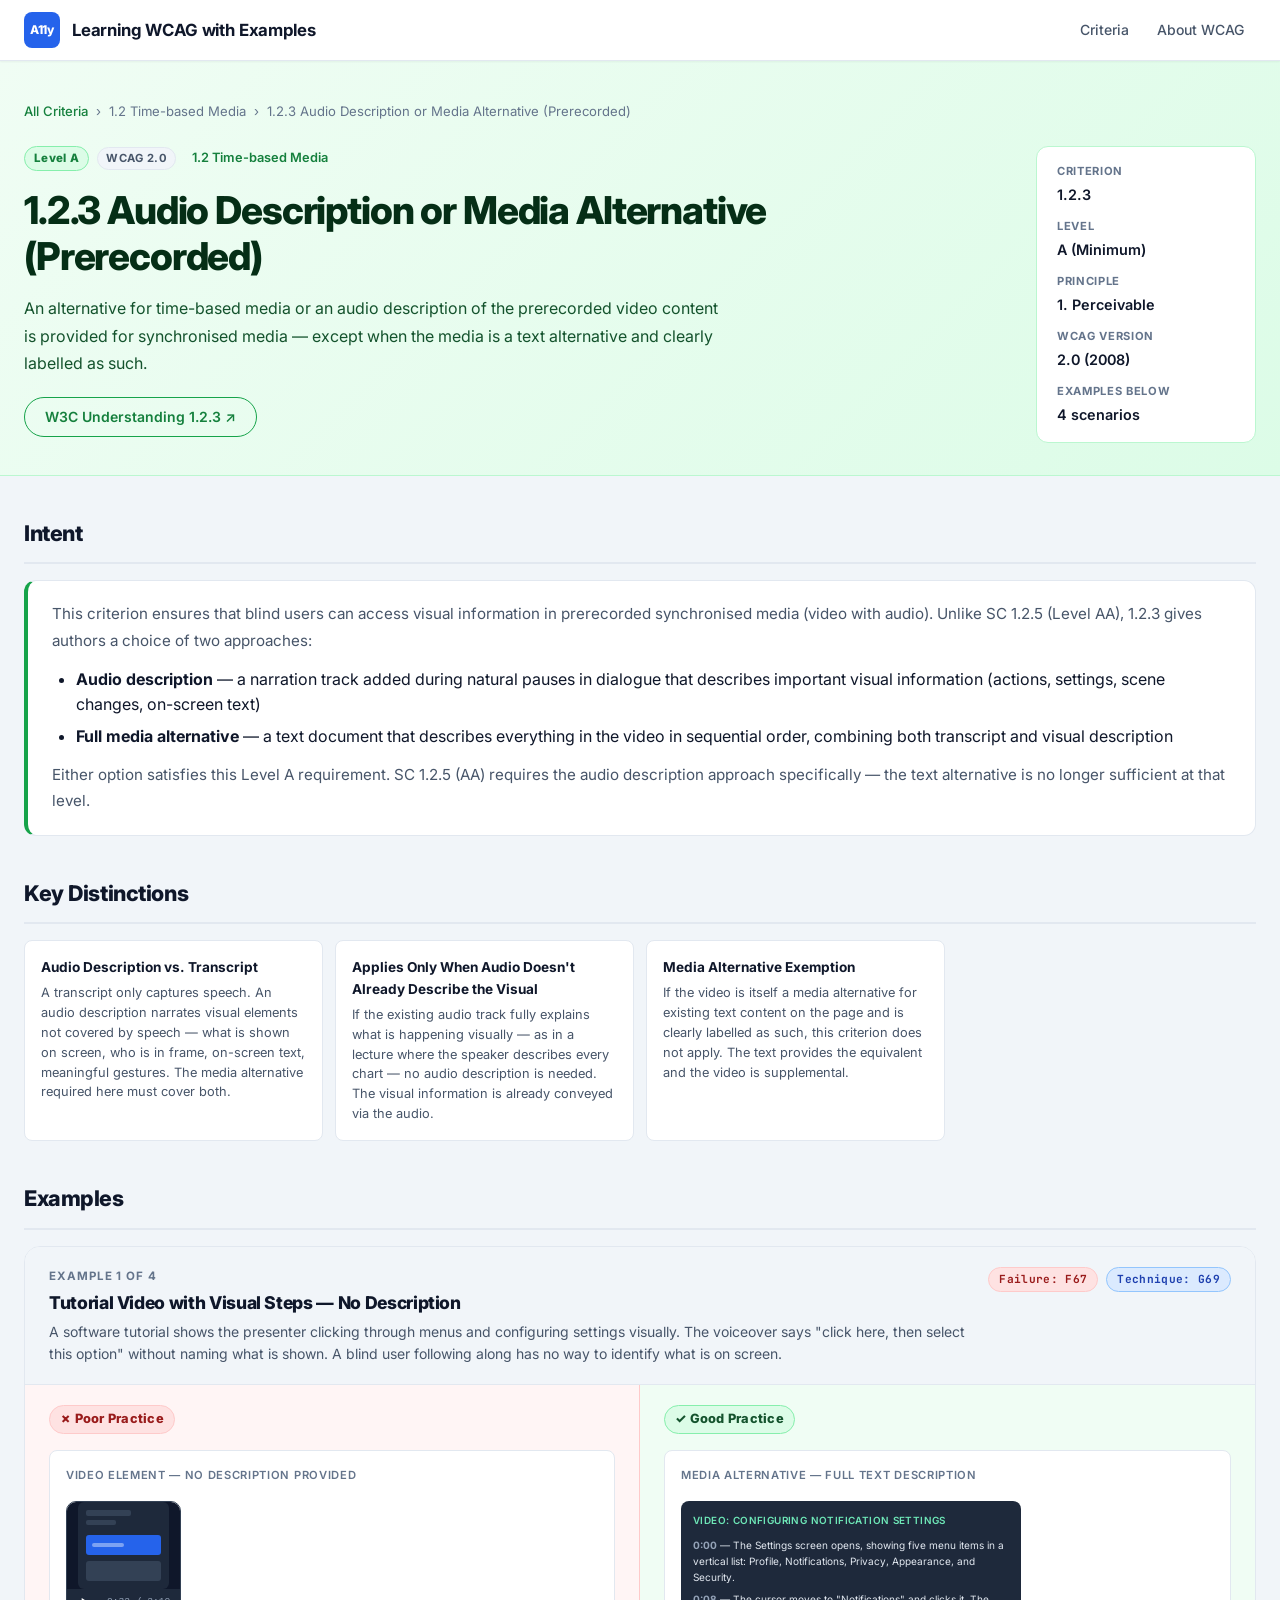
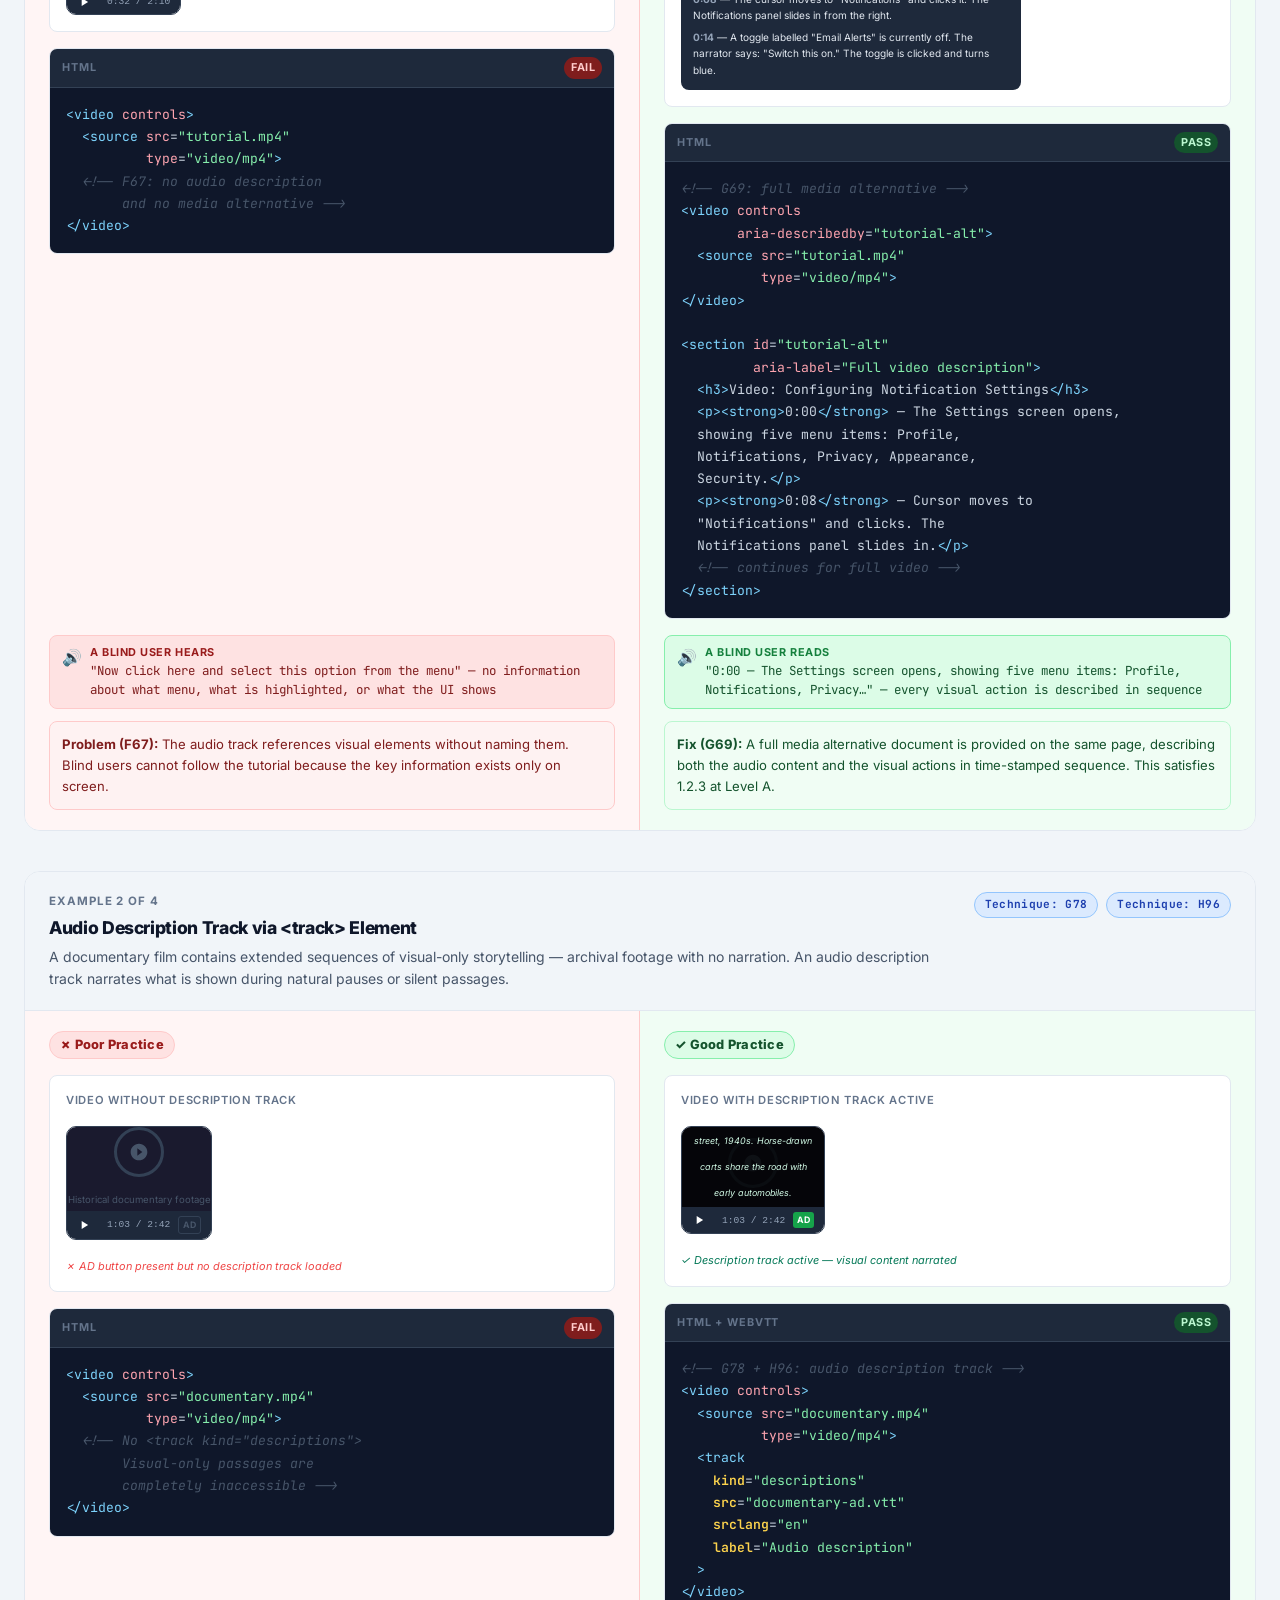
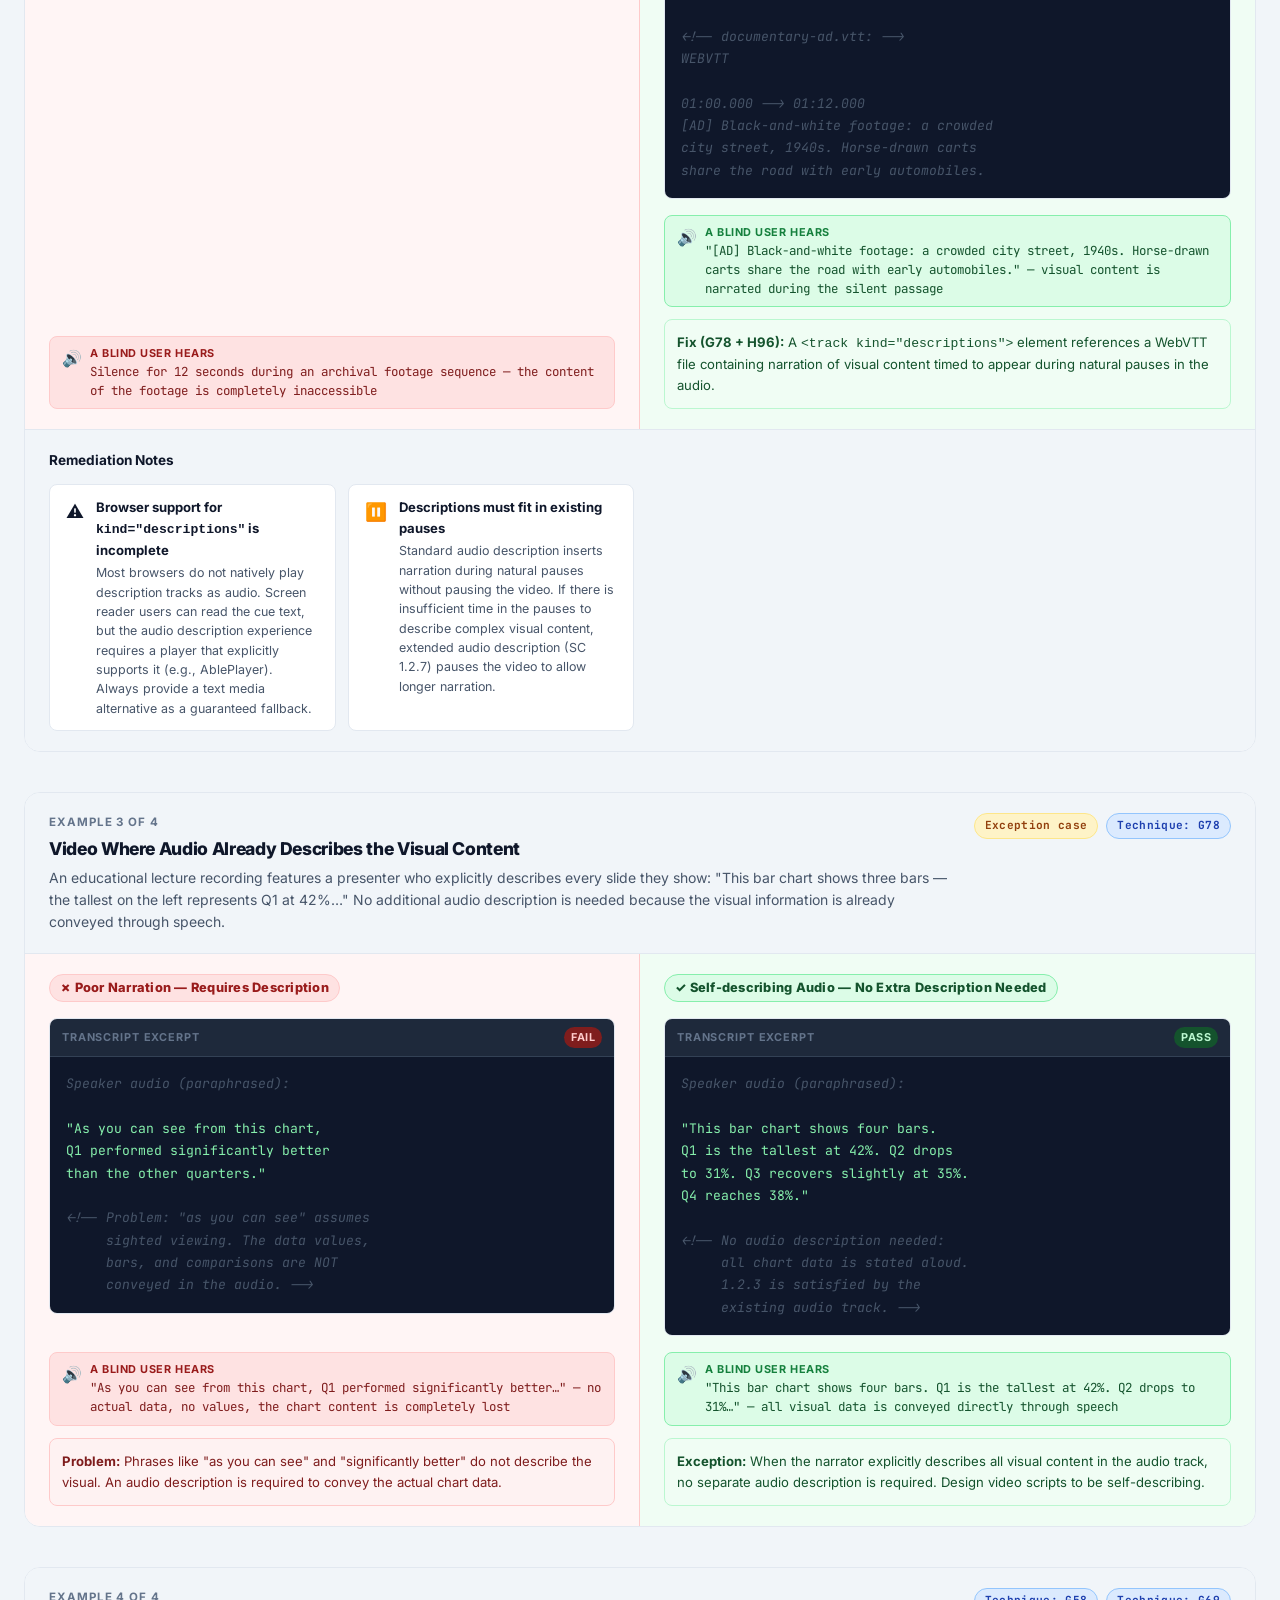
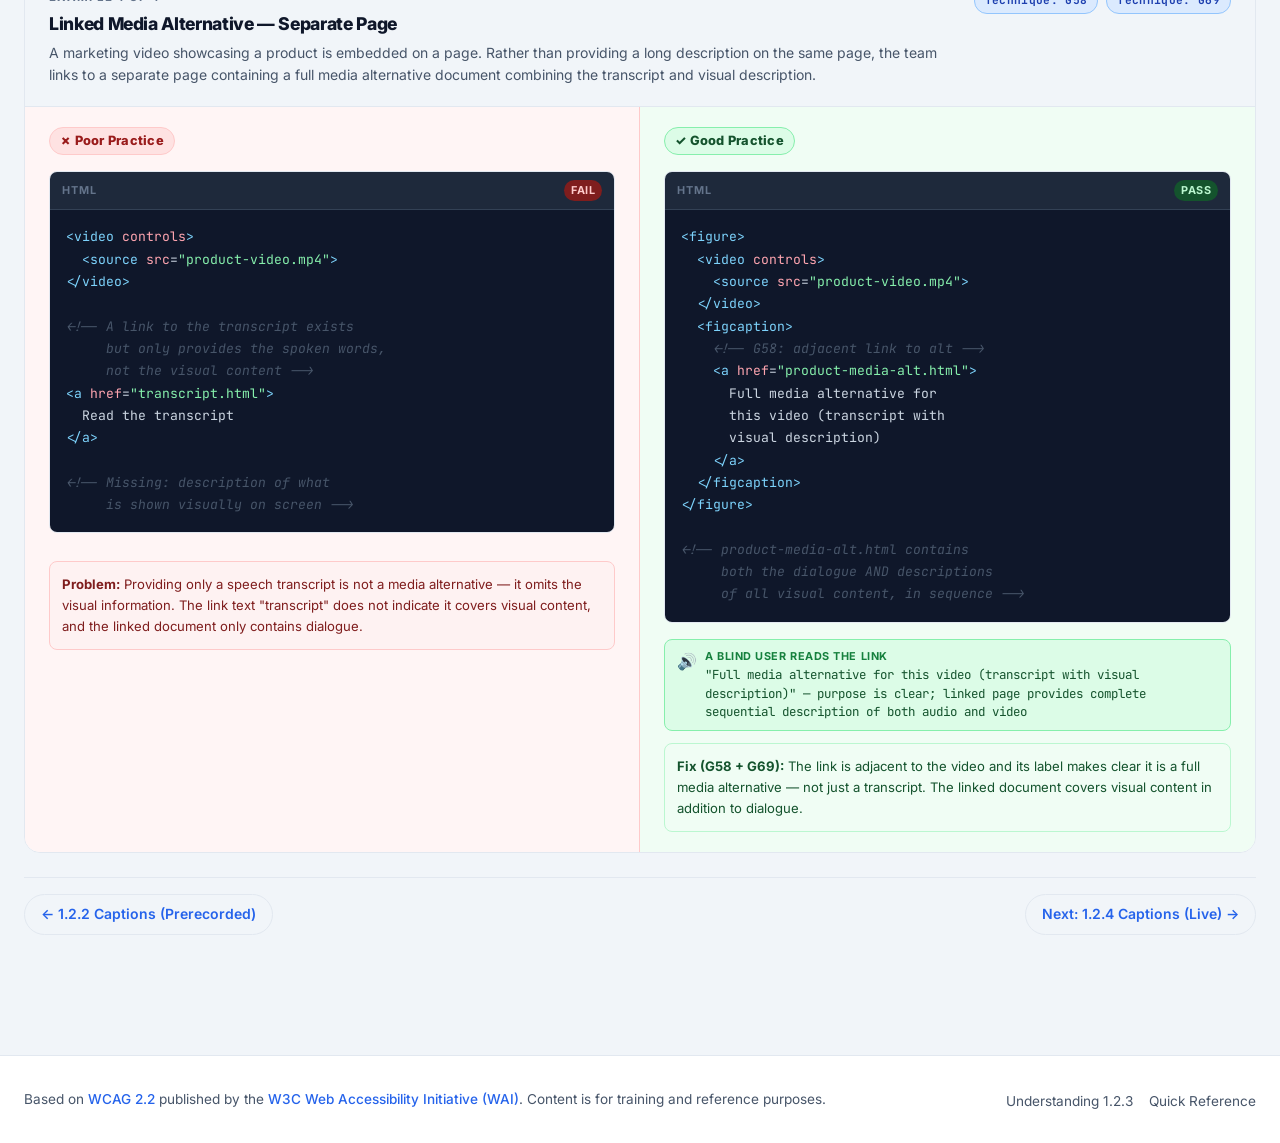
<file: criteria/1.2.3.html>
<!DOCTYPE html>
<html lang="en">
<head>
  <meta charset="UTF-8">
  <meta name="viewport" content="width=device-width, initial-scale=1.0">
  <meta name="description" content="Examples and guidance for WCAG 2.2 SC 1.2.3 Audio Description or Media Alternative (Prerecorded).">
  <title>1.2.3 Audio Description or Media Alternative — WCAG 2.2 Accessibility Training</title>
  <link rel="preconnect" href="https://fonts.googleapis.com">
  <link rel="preconnect" href="https://fonts.gstatic.com" crossorigin>
  <link href="https://fonts.googleapis.com/css2?family=Inter:wght@400;500;600;700;800&family=JetBrains+Mono:wght@400;600;700&display=swap" rel="stylesheet">
  <link rel="stylesheet" href="../assets/css/styles.css">
  <link rel="stylesheet" href="../assets/css/examples.css">
</head>
<body>
  <a href="#main" class="skip-link">Skip to main content</a>
  <header class="site-header" role="banner">
    <div class="container">
      <a href="../index.html" class="site-header__brand" aria-label="WCAG Accessibility Training home">
        <span class="site-header__logo" aria-hidden="true">A11y</span>
        <span class="site-header__title">Learning WCAG with Examples</span>
      </a>
      <nav class="site-header__nav" aria-label="Site navigation">
        <a href="../index.html" class="nav-link">Criteria</a>
        <a href="../about.html" class="nav-link">About WCAG</a>
      </nav>
    </div>
  </header>

  <main id="main" tabindex="-1">
    <div class="criterion-page-hero">
      <div class="container">
        <nav aria-label="Breadcrumb">
          <ol class="breadcrumb">
            <li><a href="../index.html">All Criteria</a></li>
            <li aria-hidden="true">›</li>
            <li>1.2 Time-based Media</li>
            <li aria-hidden="true">›</li>
            <li aria-current="page">1.2.3 Audio Description or Media Alternative (Prerecorded)</li>
          </ol>
        </nav>
        <div class="criterion-hero-body">
          <div class="criterion-hero-text">
            <div class="criterion-page-meta">
              <span class="badge badge--level-a">Level A</span>
              <span class="badge badge--v20">WCAG 2.0</span>
              <span class="criterion-guideline">1.2 Time-based Media</span>
            </div>
            <h1>1.2.3 Audio Description or Media Alternative (Prerecorded)</h1>
            <p class="criterion-page-description">
              An alternative for time-based media or an audio description of the prerecorded video
              content is provided for synchronised media — except when the media is a text alternative
              and clearly labelled as such.
            </p>
            <div class="criterion-hero-actions">
              <a href="https://www.w3.org/WAI/WCAG22/Understanding/audio-description-or-media-alternative-prerecorded"
                 class="btn btn--outline-green" target="_blank" rel="noopener noreferrer">
                W3C Understanding 1.2.3 ↗
              </a>
            </div>
          </div>
          <aside class="criterion-hero-sidebar" aria-label="Quick reference">
            <dl class="criterion-quick-info">
              <div class="quick-info-item"><dt class="quick-info-item__label">Criterion</dt><dd class="quick-info-item__value">1.2.3</dd></div>
              <div class="quick-info-item"><dt class="quick-info-item__label">Level</dt><dd class="quick-info-item__value">A (Minimum)</dd></div>
              <div class="quick-info-item"><dt class="quick-info-item__label">Principle</dt><dd class="quick-info-item__value">1. Perceivable</dd></div>
              <div class="quick-info-item"><dt class="quick-info-item__label">WCAG Version</dt><dd class="quick-info-item__value">2.0 (2008)</dd></div>
              <div class="quick-info-item"><dt class="quick-info-item__label">Examples below</dt><dd class="quick-info-item__value">4 scenarios</dd></div>
            </dl>
          </aside>
        </div>
      </div>
    </div>

    <div class="criterion-page-content">
      <div class="container">

        <section class="content-section" aria-labelledby="intent-heading">
          <h2 id="intent-heading">Intent</h2>
          <div class="intent-box">
            <p>
              This criterion ensures that blind users can access visual information in prerecorded
              synchronised media (video with audio). Unlike SC 1.2.5 (Level AA), 1.2.3 gives authors
              a choice of two approaches:
            </p>
            <ul style="margin:0.75rem 0;padding-left:1.5rem;display:flex;flex-direction:column;gap:0.4rem;">
              <li><strong>Audio description</strong> — a narration track added during natural pauses in dialogue that describes important visual information (actions, settings, scene changes, on-screen text)</li>
              <li><strong>Full media alternative</strong> — a text document that describes everything in the video in sequential order, combining both transcript and visual description</li>
            </ul>
            <p>
              Either option satisfies this Level A requirement. SC 1.2.5 (AA) requires the audio
              description approach specifically — the text alternative is no longer sufficient at that level.
            </p>
          </div>
        </section>

        <section class="content-section" aria-labelledby="distinctions-heading">
          <h2 id="distinctions-heading">Key Distinctions</h2>
          <div class="exceptions-grid">
            <div class="exception-item">
              <div class="exception-item__title">Audio Description vs. Transcript</div>
              <div class="exception-item__desc">
                A transcript only captures speech. An audio description narrates visual elements not
                covered by speech — what is shown on screen, who is in frame, on-screen text, meaningful
                gestures. The media alternative required here must cover both.
              </div>
            </div>
            <div class="exception-item">
              <div class="exception-item__title">Applies Only When Audio Doesn't Already Describe the Visual</div>
              <div class="exception-item__desc">
                If the existing audio track fully explains what is happening visually — as in a
                lecture where the speaker describes every chart — no audio description is needed.
                The visual information is already conveyed via the audio.
              </div>
            </div>
            <div class="exception-item">
              <div class="exception-item__title">Media Alternative Exemption</div>
              <div class="exception-item__desc">
                If the video is itself a media alternative for existing text content on the page
                and is clearly labelled as such, this criterion does not apply. The text provides
                the equivalent and the video is supplemental.
              </div>
            </div>
          </div>
        </section>

        <section class="content-section" aria-labelledby="examples-heading">
          <h2 id="examples-heading">Examples</h2>
          <div class="examples-list">

            <!-- Example 1: No description at all -->
            <article class="example" id="ex-no-description" aria-labelledby="ex1-title">
              <div class="example__header">
                <div class="example__title-group">
                  <p class="example__number">Example 1 of 4</p>
                  <h3 class="example__title" id="ex1-title">Tutorial Video with Visual Steps — No Description</h3>
                  <p class="example__scenario">A software tutorial shows the presenter clicking through menus and configuring settings visually. The voiceover says "click here, then select this option" without naming what is shown. A blind user following along has no way to identify what is on screen.</p>
                </div>
                <div class="example__tags">
                  <span class="tag tag--failure">Failure: F67</span>
                  <span class="tag tag--technique">Technique: G69</span>
                </div>
              </div>
              <div class="example__pair">
                <div class="example__col example__col--bad">
                  <div class="example__col-header">
                    <span class="practice-badge practice-badge--bad" aria-label="Poor practice">✗ Poor Practice</span>
                  </div>
                  <div class="example__preview" aria-label="Poor practice output">
                    <span class="preview-label">Video element — no description provided</span>
                    <div aria-hidden="true" style="max-width:320px;border-radius:10px;overflow:hidden;border:1px solid #334155;">
                      <div style="background:#0f172a;aspect-ratio:16/9;display:flex;align-items:center;justify-content:center;position:relative;">
                        <div style="width:80%;background:#1e293b;border-radius:6px;aspect-ratio:4/3;display:flex;flex-direction:column;padding:8px;gap:4px;">
                          <div style="height:6px;background:#334155;border-radius:2px;width:60%;"></div>
                          <div style="height:5px;background:#334155;border-radius:2px;width:40%;"></div>
                          <div style="margin-top:6px;display:flex;gap:6px;flex-direction:column;">
                            <div style="height:20px;background:#2563eb;border-radius:3px;width:100%;display:flex;align-items:center;padding:0 6px;"><div style="height:4px;background:rgba(255,255,255,0.4);border-radius:2px;width:50%;"></div></div>
                            <div style="height:20px;background:#334155;border-radius:3px;width:100%;"></div>
                          </div>
                        </div>
                        <!-- No AD badge -->
                      </div>
                      <div style="background:#1e293b;padding:5px 10px;display:flex;align-items:center;gap:8px;">
                        <button tabindex="-1" style="background:none;border:none;color:#fff;cursor:pointer;padding:0;display:flex;"><svg width="14" height="14" viewBox="0 0 24 24" fill="currentColor" aria-hidden="true"><path d="M8 5v14l11-7z"/></svg></button>
                        <div style="flex:1;height:3px;background:#334155;border-radius:2px;"><div style="width:25%;height:100%;background:#2563eb;border-radius:2px;"></div></div>
                        <span style="color:#94a3b8;font-size:0.6rem;font-family:monospace;">0:32 / 2:10</span>
                      </div>
                    </div>
                  </div>
                  <div class="example__code">
                    <div class="code-toolbar"><span class="code-lang">HTML</span><span class="code-status code-status--fail">FAIL</span></div>
                    <pre><code><span class="tok-tag">&lt;video</span> <span class="tok-attr">controls</span><span class="tok-tag">&gt;</span>
  <span class="tok-tag">&lt;source</span> <span class="tok-attr">src</span>=<span class="tok-val">"tutorial.mp4"</span>
          <span class="tok-attr">type</span>=<span class="tok-val">"video/mp4"</span><span class="tok-tag">&gt;</span>
  <span class="tok-comment">&lt;!-- F67: no audio description
       and no media alternative --&gt;</span>
<span class="tok-tag">&lt;/video&gt;</span></code></pre>
                  </div>
                  <div class="sr-output sr-output--bad" role="note">
                    <span class="sr-output__icon" aria-hidden="true">🔊</span>
                    <span><span class="sr-output__label">A blind user hears</span><span class="sr-output__text">"Now click here and select this option from the menu" — no information about what menu, what is highlighted, or what the UI shows</span></span>
                  </div>
                  <p class="example__note example__note--problem"><strong>Problem (F67):</strong> The audio track references visual elements without naming them. Blind users cannot follow the tutorial because the key information exists only on screen.</p>
                </div>
                <div class="example__col example__col--good">
                  <div class="example__col-header">
                    <span class="practice-badge practice-badge--good" aria-label="Good practice">✓ Good Practice</span>
                  </div>
                  <div class="example__preview" aria-label="Good practice output">
                    <span class="preview-label">Media alternative — full text description</span>
                    <div aria-hidden="true" style="background:#1e293b;border-radius:8px;padding:12px;max-width:340px;">
                      <p style="font-size:0.62rem;color:#6ee7b7;font-weight:600;margin:0 0 8px;text-transform:uppercase;letter-spacing:0.04em;">Video: Configuring Notification Settings</p>
                      <p style="font-size:0.63rem;color:#e2e8f0;margin:0 0 6px;line-height:1.6;"><strong style="color:#94a3b8;">0:00</strong> — The Settings screen opens, showing five menu items in a vertical list: Profile, Notifications, Privacy, Appearance, and Security.</p>
                      <p style="font-size:0.63rem;color:#e2e8f0;margin:0 0 6px;line-height:1.6;"><strong style="color:#94a3b8;">0:08</strong> — The cursor moves to "Notifications" and clicks it. The Notifications panel slides in from the right.</p>
                      <p style="font-size:0.63rem;color:#e2e8f0;margin:0;line-height:1.6;"><strong style="color:#94a3b8;">0:14</strong> — A toggle labelled "Email Alerts" is currently off. The narrator says: "Switch this on." The toggle is clicked and turns blue.</p>
                    </div>
                  </div>
                  <div class="example__code">
                    <div class="code-toolbar"><span class="code-lang">HTML</span><span class="code-status code-status--pass">PASS</span></div>
                    <pre><code><span class="tok-comment">&lt;!-- G69: full media alternative --&gt;</span>
<span class="tok-tag">&lt;video</span> <span class="tok-attr">controls</span>
       <span class="tok-attr">aria-describedby</span>=<span class="tok-val">"tutorial-alt"</span><span class="tok-tag">&gt;</span>
  <span class="tok-tag">&lt;source</span> <span class="tok-attr">src</span>=<span class="tok-val">"tutorial.mp4"</span>
          <span class="tok-attr">type</span>=<span class="tok-val">"video/mp4"</span><span class="tok-tag">&gt;</span>
<span class="tok-tag">&lt;/video&gt;</span>

<span class="tok-tag">&lt;section</span> <span class="tok-attr">id</span>=<span class="tok-val">"tutorial-alt"</span>
         <span class="tok-attr">aria-label</span>=<span class="tok-val">"Full video description"</span><span class="tok-tag">&gt;</span>
  <span class="tok-tag">&lt;h3&gt;</span>Video: Configuring Notification Settings<span class="tok-tag">&lt;/h3&gt;</span>
  <span class="tok-tag">&lt;p&gt;&lt;strong&gt;</span>0:00<span class="tok-tag">&lt;/strong&gt;</span> — The Settings screen opens,
  showing five menu items: Profile,
  Notifications, Privacy, Appearance,
  Security.<span class="tok-tag">&lt;/p&gt;</span>
  <span class="tok-tag">&lt;p&gt;&lt;strong&gt;</span>0:08<span class="tok-tag">&lt;/strong&gt;</span> — Cursor moves to
  "Notifications" and clicks. The
  Notifications panel slides in.<span class="tok-tag">&lt;/p&gt;</span>
  <span class="tok-comment">&lt;!-- continues for full video --&gt;</span>
<span class="tok-tag">&lt;/section&gt;</span></code></pre>
                  </div>
                  <div class="sr-output sr-output--good" role="note">
                    <span class="sr-output__icon" aria-hidden="true">🔊</span>
                    <span><span class="sr-output__label">A blind user reads</span><span class="sr-output__text">"0:00 — The Settings screen opens, showing five menu items: Profile, Notifications, Privacy…" — every visual action is described in sequence</span></span>
                  </div>
                  <p class="example__note example__note--solution"><strong>Fix (G69):</strong> A full media alternative document is provided on the same page, describing both the audio content and the visual actions in time-stamped sequence. This satisfies 1.2.3 at Level A.</p>
                </div>
              </div>
            </article>

            <!-- Example 2: Audio description track -->
            <article class="example" id="ex-audio-desc-track" aria-labelledby="ex2-title">
              <div class="example__header">
                <div class="example__title-group">
                  <p class="example__number">Example 2 of 4</p>
                  <h3 class="example__title" id="ex2-title">Audio Description Track via &lt;track&gt; Element</h3>
                  <p class="example__scenario">A documentary film contains extended sequences of visual-only storytelling — archival footage with no narration. An audio description track narrates what is shown during natural pauses or silent passages.</p>
                </div>
                <div class="example__tags">
                  <span class="tag tag--technique">Technique: G78</span>
                  <span class="tag tag--technique">Technique: H96</span>
                </div>
              </div>
              <div class="example__pair">
                <div class="example__col example__col--bad">
                  <div class="example__col-header">
                    <span class="practice-badge practice-badge--bad">✗ Poor Practice</span>
                  </div>
                  <div class="example__preview">
                    <span class="preview-label">Video without description track</span>
                    <div aria-hidden="true" style="max-width:320px;border-radius:10px;overflow:hidden;border:1px solid #334155;">
                      <div style="background:#1a1a2e;aspect-ratio:16/9;display:flex;align-items:center;justify-content:center;">
                        <div style="text-align:center;">
                          <div style="width:50px;height:50px;border-radius:50%;border:3px solid #334155;margin:0 auto 8px;display:flex;align-items:center;justify-content:center;"><svg width="20" height="20" viewBox="0 0 24 24" fill="#475569" aria-hidden="true"><path d="M12 2C6.48 2 2 6.48 2 12s4.48 10 10 10 10-4.48 10-10S17.52 2 12 2zm-2 14.5v-9l6 4.5-6 4.5z"/></svg></div>
                          <span style="color:#475569;font-size:0.6rem;">Historical documentary footage</span>
                        </div>
                      </div>
                      <div style="background:#1e293b;padding:5px 10px;display:flex;align-items:center;gap:8px;">
                        <button tabindex="-1" style="background:none;border:none;color:#fff;cursor:pointer;padding:0;display:flex;"><svg width="14" height="14" viewBox="0 0 24 24" fill="currentColor" aria-hidden="true"><path d="M8 5v14l11-7z"/></svg></button>
                        <div style="flex:1;height:3px;background:#334155;border-radius:2px;"><div style="width:40%;height:100%;background:#2563eb;border-radius:2px;"></div></div>
                        <span style="color:#94a3b8;font-size:0.6rem;font-family:monospace;">1:03 / 2:42</span>
                        <span style="color:#475569;font-size:0.55rem;font-weight:700;background:#1e293b;border:1px solid #334155;border-radius:3px;padding:1px 4px;">AD</span>
                      </div>
                    </div>
                    <p style="font-size:0.68rem;color:#ef4444;margin-top:6px;font-style:italic;">✗ AD button present but no description track loaded</p>
                  </div>
                  <div class="example__code">
                    <div class="code-toolbar"><span class="code-lang">HTML</span><span class="code-status code-status--fail">FAIL</span></div>
                    <pre><code><span class="tok-tag">&lt;video</span> <span class="tok-attr">controls</span><span class="tok-tag">&gt;</span>
  <span class="tok-tag">&lt;source</span> <span class="tok-attr">src</span>=<span class="tok-val">"documentary.mp4"</span>
          <span class="tok-attr">type</span>=<span class="tok-val">"video/mp4"</span><span class="tok-tag">&gt;</span>
  <span class="tok-comment">&lt;!-- No &lt;track kind="descriptions"&gt;
       Visual-only passages are
       completely inaccessible --&gt;</span>
<span class="tok-tag">&lt;/video&gt;</span></code></pre>
                  </div>
                  <div class="sr-output sr-output--bad" role="note">
                    <span class="sr-output__icon" aria-hidden="true">🔊</span>
                    <span><span class="sr-output__label">A blind user hears</span><span class="sr-output__text">Silence for 12 seconds during an archival footage sequence — the content of the footage is completely inaccessible</span></span>
                  </div>
                </div>
                <div class="example__col example__col--good">
                  <div class="example__col-header">
                    <span class="practice-badge practice-badge--good">✓ Good Practice</span>
                  </div>
                  <div class="example__preview">
                    <span class="preview-label">Video with description track active</span>
                    <div aria-hidden="true" style="max-width:320px;border-radius:10px;overflow:hidden;border:1px solid #334155;">
                      <div style="background:#1a1a2e;aspect-ratio:16/9;display:flex;align-items:center;justify-content:center;position:relative;">
                        <div style="text-align:center;"><div style="width:50px;height:50px;border-radius:50%;border:3px solid #334155;margin:0 auto 8px;display:flex;align-items:center;justify-content:center;"><svg width="20" height="20" viewBox="0 0 24 24" fill="#475569" aria-hidden="true"><path d="M12 2C6.48 2 2 6.48 2 12s4.48 10 10 10 10-4.48 10-10S17.52 2 12 2zm-2 14.5v-9l6 4.5-6 4.5z"/></svg></div></div>
                        <!-- AD overlay -->
                        <div style="position:absolute;bottom:0;left:0;right:0;background:rgba(0,0,0,0.8);padding:4px 8px;text-align:center;"><span style="color:#d1fae5;font-size:0.56rem;font-style:italic;">[AD] Black-and-white footage: a crowded city street, 1940s. Horse-drawn carts share the road with early automobiles.</span></div>
                      </div>
                      <div style="background:#1e293b;padding:5px 10px;display:flex;align-items:center;gap:8px;">
                        <button tabindex="-1" style="background:none;border:none;color:#fff;cursor:pointer;padding:0;display:flex;"><svg width="14" height="14" viewBox="0 0 24 24" fill="currentColor" aria-hidden="true"><path d="M8 5v14l11-7z"/></svg></button>
                        <div style="flex:1;height:3px;background:#334155;border-radius:2px;"><div style="width:40%;height:100%;background:#2563eb;border-radius:2px;"></div></div>
                        <span style="color:#94a3b8;font-size:0.6rem;font-family:monospace;">1:03 / 2:42</span>
                        <span style="color:#fff;font-size:0.55rem;font-weight:700;background:#16a34a;border-radius:3px;padding:1px 4px;">AD</span>
                      </div>
                    </div>
                    <p style="font-size:0.68rem;color:#047857;margin-top:6px;font-style:italic;">✓ Description track active — visual content narrated</p>
                  </div>
                  <div class="example__code">
                    <div class="code-toolbar"><span class="code-lang">HTML + WebVTT</span><span class="code-status code-status--pass">PASS</span></div>
                    <pre><code><span class="tok-comment">&lt;!-- G78 + H96: audio description track --&gt;</span>
<span class="tok-tag">&lt;video</span> <span class="tok-attr">controls</span><span class="tok-tag">&gt;</span>
  <span class="tok-tag">&lt;source</span> <span class="tok-attr">src</span>=<span class="tok-val">"documentary.mp4"</span>
          <span class="tok-attr">type</span>=<span class="tok-val">"video/mp4"</span><span class="tok-tag">&gt;</span>
  <span class="tok-tag">&lt;track</span>
    <span class="tok-hi">kind</span>=<span class="tok-val">"descriptions"</span>
    <span class="tok-hi">src</span>=<span class="tok-val">"documentary-ad.vtt"</span>
    <span class="tok-hi">srclang</span>=<span class="tok-val">"en"</span>
    <span class="tok-hi">label</span>=<span class="tok-val">"Audio description"</span>
  <span class="tok-tag">&gt;</span>
<span class="tok-tag">&lt;/video&gt;</span>

<span class="tok-comment">&lt;!-- documentary-ad.vtt: --&gt;
WEBVTT

01:00.000 --> 01:12.000
[AD] Black-and-white footage: a crowded
city street, 1940s. Horse-drawn carts
share the road with early automobiles.</span></code></pre>
                  </div>
                  <div class="sr-output sr-output--good" role="note">
                    <span class="sr-output__icon" aria-hidden="true">🔊</span>
                    <span><span class="sr-output__label">A blind user hears</span><span class="sr-output__text">"[AD] Black-and-white footage: a crowded city street, 1940s. Horse-drawn carts share the road with early automobiles." — visual content is narrated during the silent passage</span></span>
                  </div>
                  <p class="example__note example__note--solution"><strong>Fix (G78 + H96):</strong> A <code>&lt;track kind="descriptions"&gt;</code> element references a WebVTT file containing narration of visual content timed to appear during natural pauses in the audio.</p>
                </div>
              </div>
              <div class="example__remediation">
                <h4>Remediation Notes</h4>
                <div class="remediation-grid">
                  <div class="remediation-item"><span class="remediation-item__icon" aria-hidden="true">⚠️</span><div class="remediation-item__body"><p class="remediation-item__title">Browser support for <code>kind="descriptions"</code> is incomplete</p><p class="remediation-item__desc">Most browsers do not natively play description tracks as audio. Screen reader users can read the cue text, but the audio description experience requires a player that explicitly supports it (e.g., AblePlayer). Always provide a text media alternative as a guaranteed fallback.</p></div></div>
                  <div class="remediation-item"><span class="remediation-item__icon" aria-hidden="true">⏸️</span><div class="remediation-item__body"><p class="remediation-item__title">Descriptions must fit in existing pauses</p><p class="remediation-item__desc">Standard audio description inserts narration during natural pauses without pausing the video. If there is insufficient time in the pauses to describe complex visual content, extended audio description (SC 1.2.7) pauses the video to allow longer narration.</p></div></div>
                </div>
              </div>
            </article>

            <!-- Example 3: Audio already describes everything -->
            <article class="example" id="ex-audio-self-describing" aria-labelledby="ex3-title">
              <div class="example__header">
                <div class="example__title-group">
                  <p class="example__number">Example 3 of 4</p>
                  <h3 class="example__title" id="ex3-title">Video Where Audio Already Describes the Visual Content</h3>
                  <p class="example__scenario">An educational lecture recording features a presenter who explicitly describes every slide they show: "This bar chart shows three bars — the tallest on the left represents Q1 at 42%…" No additional audio description is needed because the visual information is already conveyed through speech.</p>
                </div>
                <div class="example__tags">
                  <span class="tag tag--special">Exception case</span>
                  <span class="tag tag--technique">Technique: G78</span>
                </div>
              </div>
              <div class="example__pair">
                <div class="example__col example__col--bad">
                  <div class="example__col-header"><span class="practice-badge practice-badge--bad">✗ Poor Narration — Requires Description</span></div>
                  <div class="example__code">
                    <div class="code-toolbar"><span class="code-lang">Transcript excerpt</span><span class="code-status code-status--fail">FAIL</span></div>
                    <pre><code><span class="tok-comment">Speaker audio (paraphrased):</span>

<span class="tok-val">"As you can see from this chart,</span>
<span class="tok-val">Q1 performed significantly better</span>
<span class="tok-val">than the other quarters."</span>

<span class="tok-comment">&lt;!-- Problem: "as you can see" assumes
     sighted viewing. The data values,
     bars, and comparisons are NOT
     conveyed in the audio. --&gt;</span></code></pre>
                  </div>
                  <div class="sr-output sr-output--bad" role="note"><span class="sr-output__icon" aria-hidden="true">🔊</span><span><span class="sr-output__label">A blind user hears</span><span class="sr-output__text">"As you can see from this chart, Q1 performed significantly better…" — no actual data, no values, the chart content is completely lost</span></span></div>
                  <p class="example__note example__note--problem"><strong>Problem:</strong> Phrases like "as you can see" and "significantly better" do not describe the visual. An audio description is required to convey the actual chart data.</p>
                </div>
                <div class="example__col example__col--good">
                  <div class="example__col-header"><span class="practice-badge practice-badge--good">✓ Self-describing Audio — No Extra Description Needed</span></div>
                  <div class="example__code">
                    <div class="code-toolbar"><span class="code-lang">Transcript excerpt</span><span class="code-status code-status--pass">PASS</span></div>
                    <pre><code><span class="tok-comment">Speaker audio (paraphrased):</span>

<span class="tok-val">"This bar chart shows four bars.</span>
<span class="tok-val">Q1 is the tallest at 42%. Q2 drops</span>
<span class="tok-val">to 31%. Q3 recovers slightly at 35%.</span>
<span class="tok-val">Q4 reaches 38%."</span>

<span class="tok-comment">&lt;!-- No audio description needed:
     all chart data is stated aloud.
     1.2.3 is satisfied by the
     existing audio track. --&gt;</span></code></pre>
                  </div>
                  <div class="sr-output sr-output--good" role="note"><span class="sr-output__icon" aria-hidden="true">🔊</span><span><span class="sr-output__label">A blind user hears</span><span class="sr-output__text">"This bar chart shows four bars. Q1 is the tallest at 42%. Q2 drops to 31%…" — all visual data is conveyed directly through speech</span></span></div>
                  <p class="example__note example__note--solution"><strong>Exception:</strong> When the narrator explicitly describes all visual content in the audio track, no separate audio description is required. Design video scripts to be self-describing.</p>
                </div>
              </div>
            </article>

            <!-- Example 4: Linked media alternative -->
            <article class="example" id="ex-linked-alt" aria-labelledby="ex4-title">
              <div class="example__header">
                <div class="example__title-group">
                  <p class="example__number">Example 4 of 4</p>
                  <h3 class="example__title" id="ex4-title">Linked Media Alternative — Separate Page</h3>
                  <p class="example__scenario">A marketing video showcasing a product is embedded on a page. Rather than providing a long description on the same page, the team links to a separate page containing a full media alternative document combining the transcript and visual description.</p>
                </div>
                <div class="example__tags">
                  <span class="tag tag--technique">Technique: G58</span>
                  <span class="tag tag--technique">Technique: G69</span>
                </div>
              </div>
              <div class="example__pair">
                <div class="example__col example__col--bad">
                  <div class="example__col-header"><span class="practice-badge practice-badge--bad">✗ Poor Practice</span></div>
                  <div class="example__code">
                    <div class="code-toolbar"><span class="code-lang">HTML</span><span class="code-status code-status--fail">FAIL</span></div>
                    <pre><code><span class="tok-tag">&lt;video</span> <span class="tok-attr">controls</span><span class="tok-tag">&gt;</span>
  <span class="tok-tag">&lt;source</span> <span class="tok-attr">src</span>=<span class="tok-val">"product-video.mp4"</span><span class="tok-tag">&gt;</span>
<span class="tok-tag">&lt;/video&gt;</span>

<span class="tok-comment">&lt;!-- A link to the transcript exists
     but only provides the spoken words,
     not the visual content --&gt;</span>
<span class="tok-tag">&lt;a</span> <span class="tok-attr">href</span>=<span class="tok-val">"transcript.html"</span><span class="tok-tag">&gt;</span>
  Read the transcript
<span class="tok-tag">&lt;/a&gt;</span>

<span class="tok-comment">&lt;!-- Missing: description of what
     is shown visually on screen --&gt;</span></code></pre>
                  </div>
                  <p class="example__note example__note--problem"><strong>Problem:</strong> Providing only a speech transcript is not a media alternative — it omits the visual information. The link text "transcript" does not indicate it covers visual content, and the linked document only contains dialogue.</p>
                </div>
                <div class="example__col example__col--good">
                  <div class="example__col-header"><span class="practice-badge practice-badge--good">✓ Good Practice</span></div>
                  <div class="example__code">
                    <div class="code-toolbar"><span class="code-lang">HTML</span><span class="code-status code-status--pass">PASS</span></div>
                    <pre><code><span class="tok-tag">&lt;figure</span><span class="tok-tag">&gt;</span>
  <span class="tok-tag">&lt;video</span> <span class="tok-attr">controls</span><span class="tok-tag">&gt;</span>
    <span class="tok-tag">&lt;source</span> <span class="tok-attr">src</span>=<span class="tok-val">"product-video.mp4"</span><span class="tok-tag">&gt;</span>
  <span class="tok-tag">&lt;/video&gt;</span>
  <span class="tok-tag">&lt;figcaption&gt;</span>
    <span class="tok-comment">&lt;!-- G58: adjacent link to alt --&gt;</span>
    <span class="tok-tag">&lt;a</span> <span class="tok-attr">href</span>=<span class="tok-val">"product-media-alt.html"</span><span class="tok-tag">&gt;</span>
      Full media alternative for
      this video (transcript with
      visual description)
    <span class="tok-tag">&lt;/a&gt;</span>
  <span class="tok-tag">&lt;/figcaption&gt;</span>
<span class="tok-tag">&lt;/figure&gt;</span>

<span class="tok-comment">&lt;!-- product-media-alt.html contains
     both the dialogue AND descriptions
     of all visual content, in sequence --&gt;</span></code></pre>
                  </div>
                  <div class="sr-output sr-output--good" role="note"><span class="sr-output__icon" aria-hidden="true">🔊</span><span><span class="sr-output__label">A blind user reads the link</span><span class="sr-output__text">"Full media alternative for this video (transcript with visual description)" — purpose is clear; linked page provides complete sequential description of both audio and video</span></span></div>
                  <p class="example__note example__note--solution"><strong>Fix (G58 + G69):</strong> The link is adjacent to the video and its label makes clear it is a full media alternative — not just a transcript. The linked document covers visual content in addition to dialogue.</p>
                </div>
              </div>
            </article>

          </div>

          <nav class="criterion-nav" aria-label="Criterion navigation">
            <a href="1.2.2.html" class="criterion-nav__link">← 1.2.2 Captions (Prerecorded)</a>
            <a href="1.2.4.html" class="criterion-nav__link">Next: 1.2.4 Captions (Live) →</a>
          </nav>
        </section>

      </div>
    </div>
  </main>

  <footer class="site-footer" role="contentinfo">
    <div class="container">
      <p class="footer-text">Based on <a href="https://www.w3.org/TR/WCAG22/" rel="noopener noreferrer" target="_blank">WCAG 2.2</a> published by the <a href="https://www.w3.org/WAI/" rel="noopener noreferrer" target="_blank">W3C Web Accessibility Initiative (WAI)</a>. Content is for training and reference purposes.</p>
      <ul class="footer-links" aria-label="Footer links">
        <li><a href="https://www.w3.org/WAI/WCAG22/Understanding/audio-description-or-media-alternative-prerecorded" rel="noopener noreferrer" target="_blank">Understanding 1.2.3</a></li>
        <li><a href="https://www.w3.org/WAI/WCAG22/quickref/#audio-description-or-media-alternative-prerecorded" rel="noopener noreferrer" target="_blank">Quick Reference</a></li>
      </ul>
    </div>
  </footer>
</body>
</html>
</file>
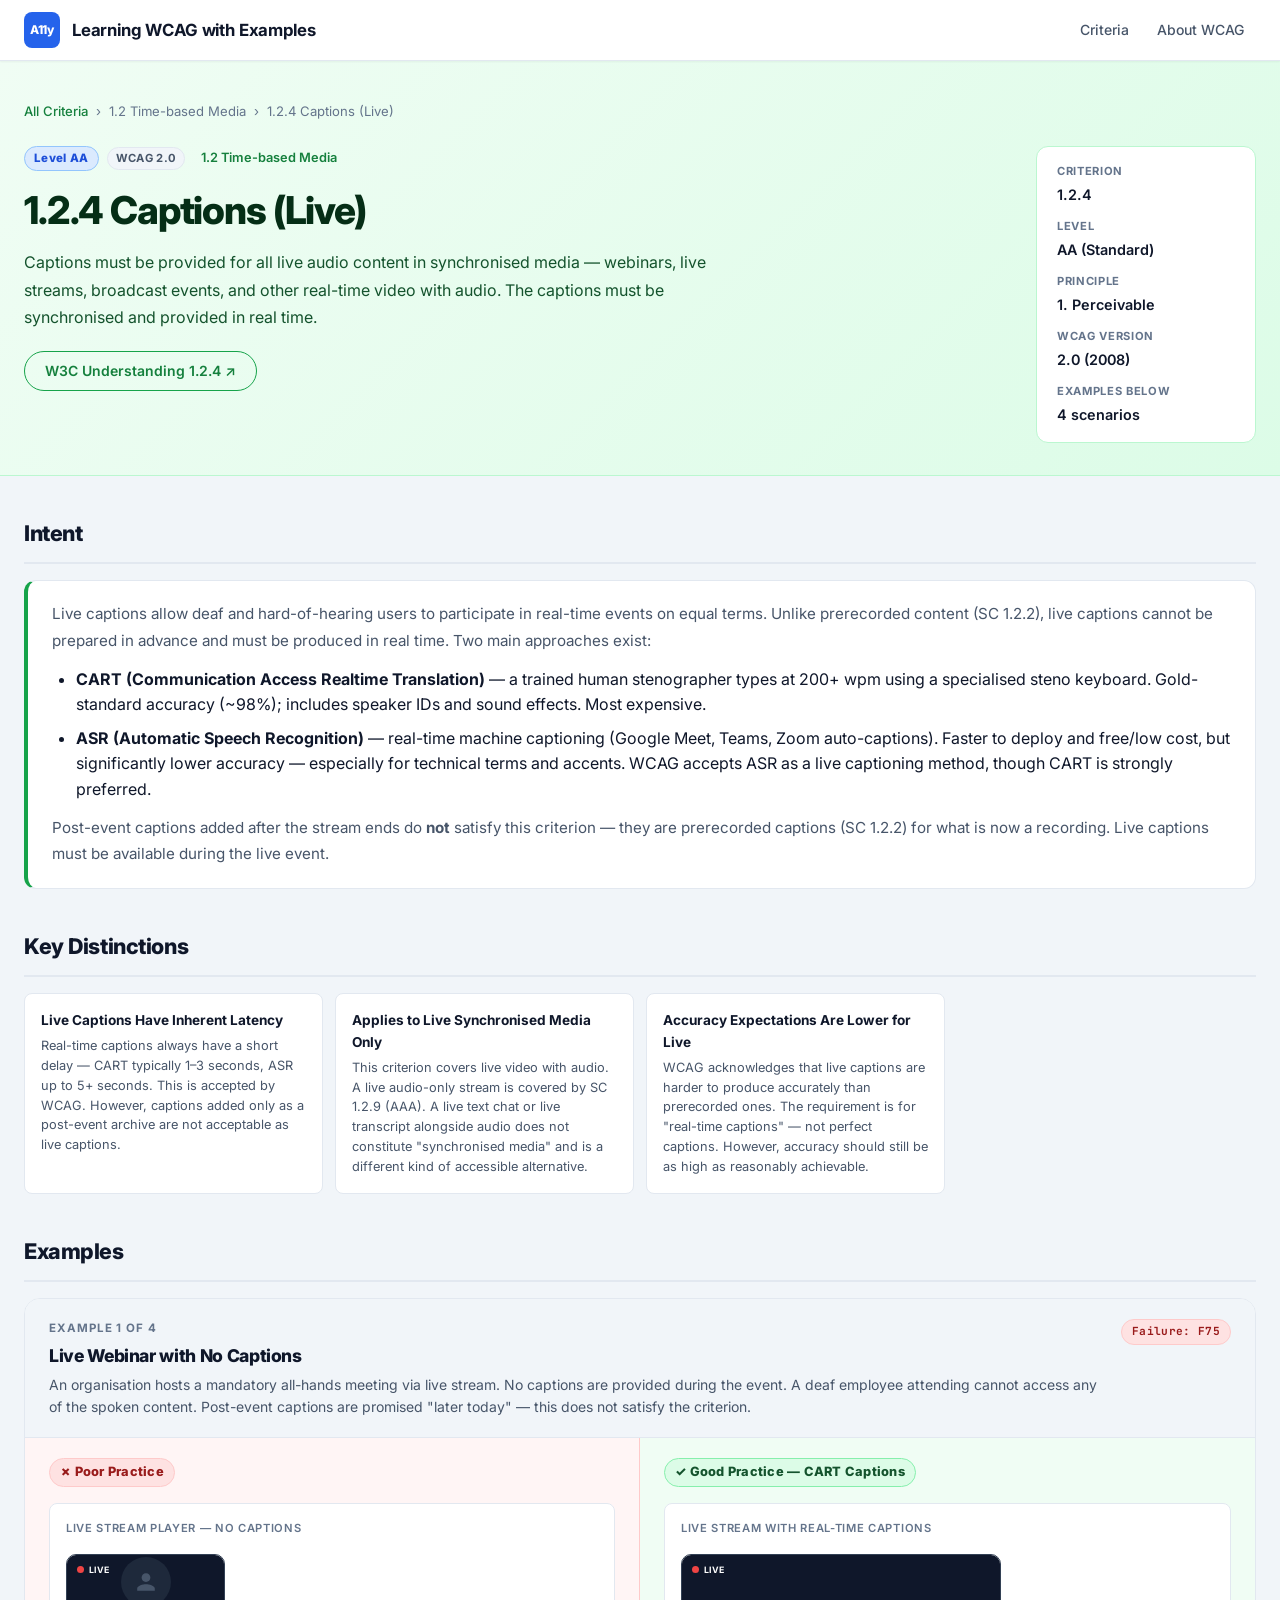
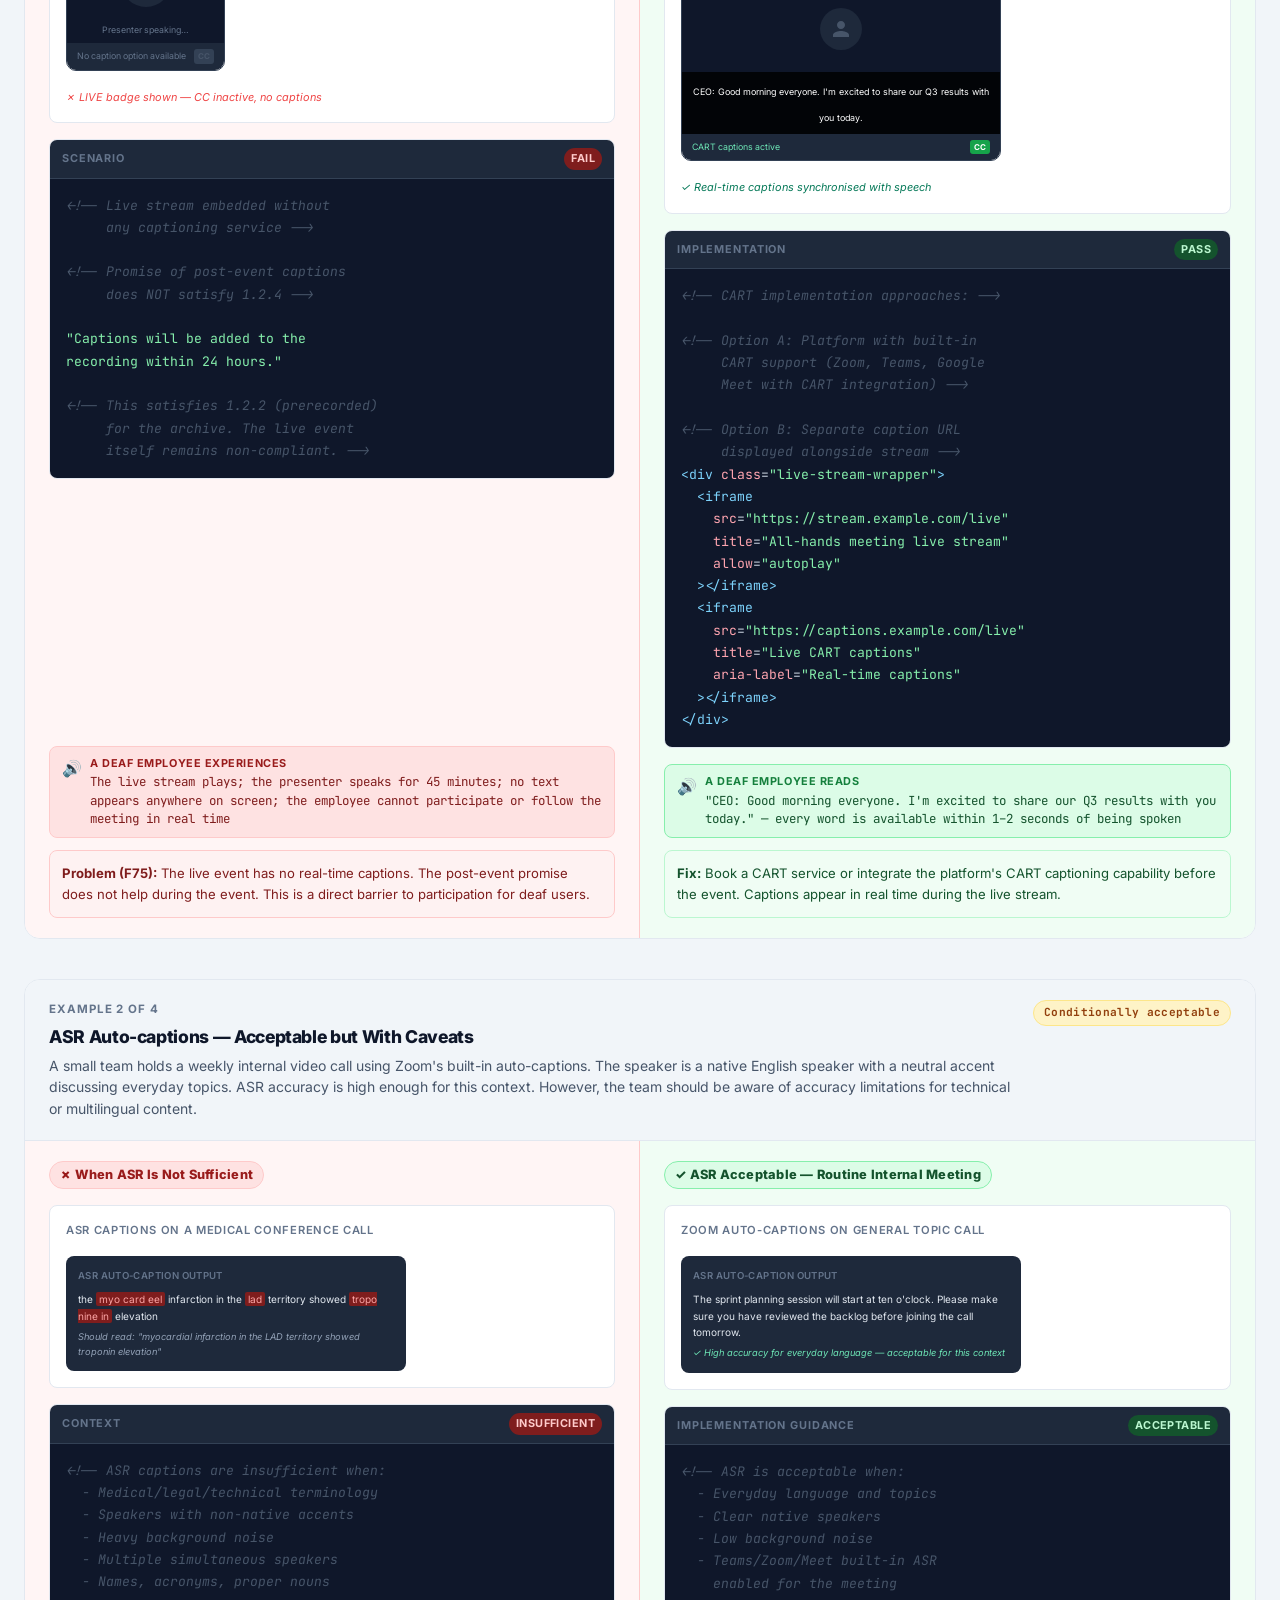
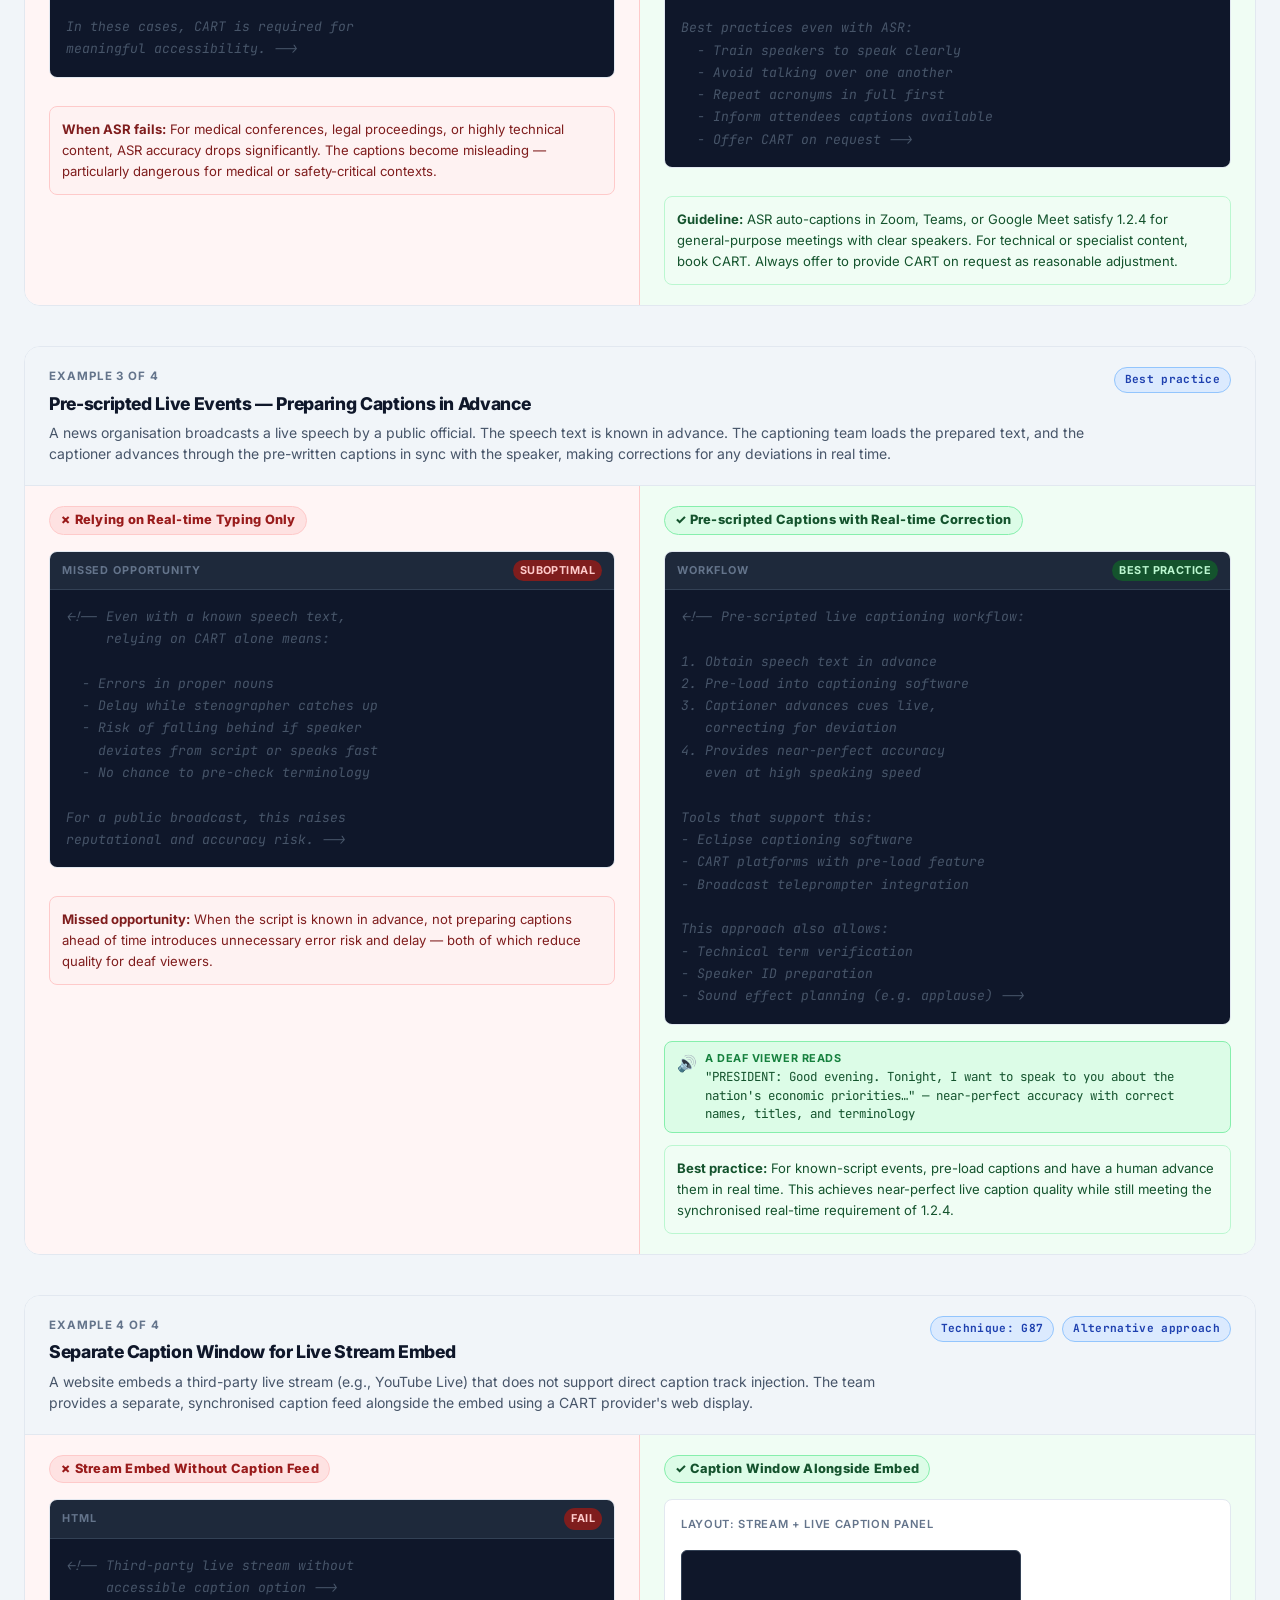
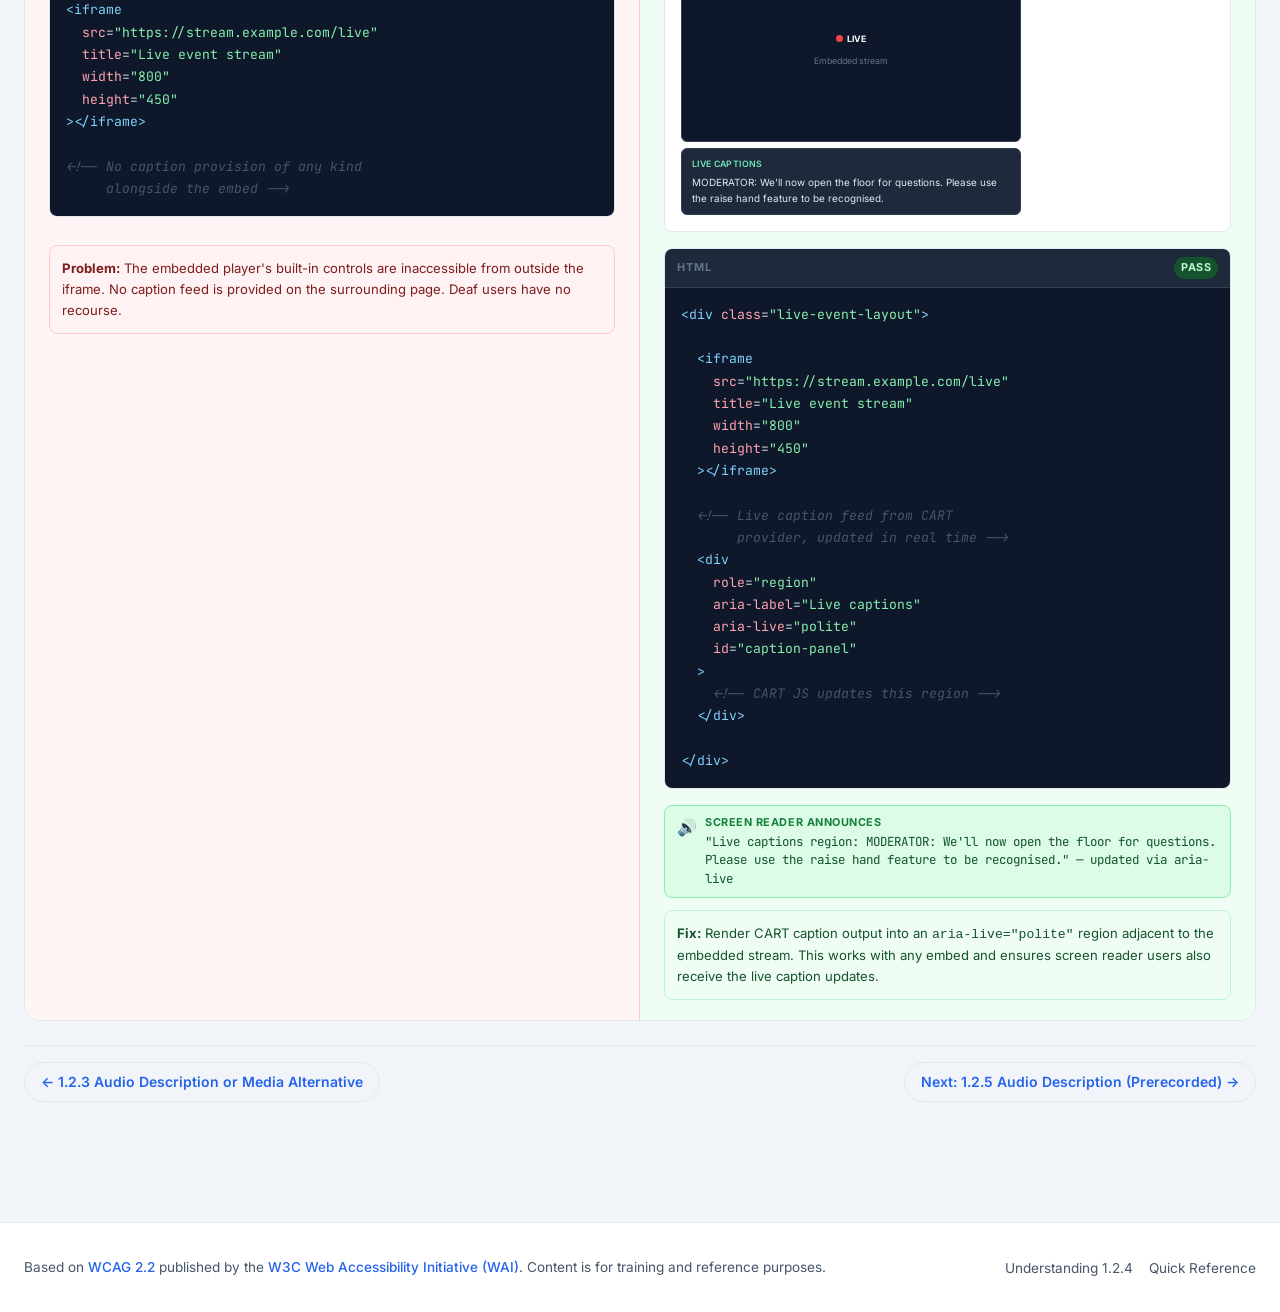
<file: criteria/1.2.4.html>
<!DOCTYPE html>
<html lang="en">
<head>
  <meta charset="UTF-8">
  <meta name="viewport" content="width=device-width, initial-scale=1.0">
  <meta name="description" content="Examples and guidance for WCAG 2.2 SC 1.2.4 Captions (Live).">
  <title>1.2.4 Captions (Live) — WCAG 2.2 Accessibility Training</title>
  <link rel="preconnect" href="https://fonts.googleapis.com">
  <link rel="preconnect" href="https://fonts.gstatic.com" crossorigin>
  <link href="https://fonts.googleapis.com/css2?family=Inter:wght@400;500;600;700;800&family=JetBrains+Mono:wght@400;600;700&display=swap" rel="stylesheet">
  <link rel="stylesheet" href="../assets/css/styles.css">
  <link rel="stylesheet" href="../assets/css/examples.css">
</head>
<body>
  <a href="#main" class="skip-link">Skip to main content</a>
  <header class="site-header" role="banner">
    <div class="container">
      <a href="../index.html" class="site-header__brand" aria-label="WCAG Accessibility Training home">
        <span class="site-header__logo" aria-hidden="true">A11y</span>
        <span class="site-header__title">Learning WCAG with Examples</span>
      </a>
      <nav class="site-header__nav" aria-label="Site navigation">
        <a href="../index.html" class="nav-link">Criteria</a>
        <a href="../about.html" class="nav-link">About WCAG</a>
      </nav>
    </div>
  </header>

  <main id="main" tabindex="-1">
    <div class="criterion-page-hero">
      <div class="container">
        <nav aria-label="Breadcrumb">
          <ol class="breadcrumb">
            <li><a href="../index.html">All Criteria</a></li>
            <li aria-hidden="true">›</li>
            <li>1.2 Time-based Media</li>
            <li aria-hidden="true">›</li>
            <li aria-current="page">1.2.4 Captions (Live)</li>
          </ol>
        </nav>
        <div class="criterion-hero-body">
          <div class="criterion-hero-text">
            <div class="criterion-page-meta">
              <span class="badge badge--level-aa">Level AA</span>
              <span class="badge badge--v20">WCAG 2.0</span>
              <span class="criterion-guideline">1.2 Time-based Media</span>
            </div>
            <h1>1.2.4 Captions (Live)</h1>
            <p class="criterion-page-description">
              Captions must be provided for all live audio content in synchronised media — webinars,
              live streams, broadcast events, and other real-time video with audio. The captions must
              be synchronised and provided in real time.
            </p>
            <div class="criterion-hero-actions">
              <a href="https://www.w3.org/WAI/WCAG22/Understanding/captions-live"
                 class="btn btn--outline-green" target="_blank" rel="noopener noreferrer">
                W3C Understanding 1.2.4 ↗
              </a>
            </div>
          </div>
          <aside class="criterion-hero-sidebar" aria-label="Quick reference">
            <dl class="criterion-quick-info">
              <div class="quick-info-item"><dt class="quick-info-item__label">Criterion</dt><dd class="quick-info-item__value">1.2.4</dd></div>
              <div class="quick-info-item"><dt class="quick-info-item__label">Level</dt><dd class="quick-info-item__value">AA (Standard)</dd></div>
              <div class="quick-info-item"><dt class="quick-info-item__label">Principle</dt><dd class="quick-info-item__value">1. Perceivable</dd></div>
              <div class="quick-info-item"><dt class="quick-info-item__label">WCAG Version</dt><dd class="quick-info-item__value">2.0 (2008)</dd></div>
              <div class="quick-info-item"><dt class="quick-info-item__label">Examples below</dt><dd class="quick-info-item__value">4 scenarios</dd></div>
            </dl>
          </aside>
        </div>
      </div>
    </div>

    <div class="criterion-page-content">
      <div class="container">

        <section class="content-section" aria-labelledby="intent-heading">
          <h2 id="intent-heading">Intent</h2>
          <div class="intent-box">
            <p>
              Live captions allow deaf and hard-of-hearing users to participate in real-time events
              on equal terms. Unlike prerecorded content (SC 1.2.2), live captions cannot be prepared
              in advance and must be produced in real time. Two main approaches exist:
            </p>
            <ul style="margin:0.75rem 0;padding-left:1.5rem;display:flex;flex-direction:column;gap:0.5rem;">
              <li><strong>CART (Communication Access Realtime Translation)</strong> — a trained human stenographer types at 200+ wpm using a specialised steno keyboard. Gold-standard accuracy (~98%); includes speaker IDs and sound effects. Most expensive.</li>
              <li><strong>ASR (Automatic Speech Recognition)</strong> — real-time machine captioning (Google Meet, Teams, Zoom auto-captions). Faster to deploy and free/low cost, but significantly lower accuracy — especially for technical terms and accents. WCAG accepts ASR as a live captioning method, though CART is strongly preferred.</li>
            </ul>
            <p>
              Post-event captions added after the stream ends do <strong>not</strong> satisfy this
              criterion — they are prerecorded captions (SC 1.2.2) for what is now a recording.
              Live captions must be available during the live event.
            </p>
          </div>
        </section>

        <section class="content-section" aria-labelledby="distinctions-heading">
          <h2 id="distinctions-heading">Key Distinctions</h2>
          <div class="exceptions-grid">
            <div class="exception-item">
              <div class="exception-item__title">Live Captions Have Inherent Latency</div>
              <div class="exception-item__desc">
                Real-time captions always have a short delay — CART typically 1–3 seconds, ASR up to
                5+ seconds. This is accepted by WCAG. However, captions added only as a post-event
                archive are not acceptable as live captions.
              </div>
            </div>
            <div class="exception-item">
              <div class="exception-item__title">Applies to Live Synchronised Media Only</div>
              <div class="exception-item__desc">
                This criterion covers live video with audio. A live audio-only stream is covered by
                SC 1.2.9 (AAA). A live text chat or live transcript alongside audio does not constitute
                "synchronised media" and is a different kind of accessible alternative.
              </div>
            </div>
            <div class="exception-item">
              <div class="exception-item__title">Accuracy Expectations Are Lower for Live</div>
              <div class="exception-item__desc">
                WCAG acknowledges that live captions are harder to produce accurately than prerecorded
                ones. The requirement is for "real-time captions" — not perfect captions. However,
                accuracy should still be as high as reasonably achievable.
              </div>
            </div>
          </div>
        </section>

        <section class="content-section" aria-labelledby="examples-heading">
          <h2 id="examples-heading">Examples</h2>
          <div class="examples-list">

            <!-- Example 1: No live captions on webinar -->
            <article class="example" id="ex-no-live-captions" aria-labelledby="ex1-title">
              <div class="example__header">
                <div class="example__title-group">
                  <p class="example__number">Example 1 of 4</p>
                  <h3 class="example__title" id="ex1-title">Live Webinar with No Captions</h3>
                  <p class="example__scenario">An organisation hosts a mandatory all-hands meeting via live stream. No captions are provided during the event. A deaf employee attending cannot access any of the spoken content. Post-event captions are promised "later today" — this does not satisfy the criterion.</p>
                </div>
                <div class="example__tags">
                  <span class="tag tag--failure">Failure: F75</span>
                </div>
              </div>
              <div class="example__pair">
                <div class="example__col example__col--bad">
                  <div class="example__col-header"><span class="practice-badge practice-badge--bad">✗ Poor Practice</span></div>
                  <div class="example__preview" aria-label="Live stream without captions">
                    <span class="preview-label">Live stream player — no captions</span>
                    <div aria-hidden="true" style="max-width:320px;border-radius:10px;overflow:hidden;border:1px solid #334155;">
                      <div style="background:#0f172a;aspect-ratio:16/9;display:flex;align-items:center;justify-content:center;position:relative;">
                        <div style="position:absolute;top:8px;left:10px;display:flex;align-items:center;gap:5px;">
                          <div style="width:7px;height:7px;border-radius:50%;background:#ef4444;"></div>
                          <span style="color:#fff;font-size:0.55rem;font-weight:700;letter-spacing:0.04em;">LIVE</span>
                        </div>
                        <div style="text-align:center;">
                          <div style="width:50px;height:50px;border-radius:50%;background:#1e293b;margin:0 auto 8px;display:flex;align-items:center;justify-content:center;">
                            <svg width="22" height="22" viewBox="0 0 24 24" fill="#475569" aria-hidden="true"><path d="M12 12c2.7 0 4.8-2.1 4.8-4.8S14.7 2.4 12 2.4 7.2 4.5 7.2 7.2 9.3 12 12 12zm0 2.4c-3.2 0-9.6 1.6-9.6 4.8v2.4h19.2v-2.4c0-3.2-6.4-4.8-9.6-4.8z"/></svg>
                          </div>
                          <span style="color:#64748b;font-size:0.55rem;">Presenter speaking…</span>
                        </div>
                        <!-- No captions area -->
                      </div>
                      <div style="background:#1e293b;padding:6px 10px;display:flex;align-items:center;gap:8px;">
                        <div style="flex:1;font-size:0.55rem;color:#64748b;">No caption option available</div>
                        <div style="background:#334155;border-radius:3px;padding:1px 4px;font-size:0.5rem;color:#475569;font-weight:700;">CC</div>
                      </div>
                    </div>
                    <p style="font-size:0.68rem;color:#ef4444;margin-top:6px;font-style:italic;">✗ LIVE badge shown — CC inactive, no captions</p>
                  </div>
                  <div class="example__code">
                    <div class="code-toolbar"><span class="code-lang">Scenario</span><span class="code-status code-status--fail">FAIL</span></div>
                    <pre><code><span class="tok-comment">&lt;!-- Live stream embedded without
     any captioning service --&gt;</span>

<span class="tok-comment">&lt;!-- Promise of post-event captions
     does NOT satisfy 1.2.4 --&gt;</span>

<span class="tok-val">"Captions will be added to the
recording within 24 hours."</span>

<span class="tok-comment">&lt;!-- This satisfies 1.2.2 (prerecorded)
     for the archive. The live event
     itself remains non-compliant. --&gt;</span></code></pre>
                  </div>
                  <div class="sr-output sr-output--bad" role="note"><span class="sr-output__icon" aria-hidden="true">🔊</span><span><span class="sr-output__label">A deaf employee experiences</span><span class="sr-output__text">The live stream plays; the presenter speaks for 45 minutes; no text appears anywhere on screen; the employee cannot participate or follow the meeting in real time</span></span></div>
                  <p class="example__note example__note--problem"><strong>Problem (F75):</strong> The live event has no real-time captions. The post-event promise does not help during the event. This is a direct barrier to participation for deaf users.</p>
                </div>
                <div class="example__col example__col--good">
                  <div class="example__col-header"><span class="practice-badge practice-badge--good">✓ Good Practice — CART Captions</span></div>
                  <div class="example__preview" aria-label="Live stream with CART captions">
                    <span class="preview-label">Live stream with real-time captions</span>
                    <div aria-hidden="true" style="max-width:320px;border-radius:10px;overflow:hidden;border:1px solid #334155;">
                      <div style="background:#0f172a;aspect-ratio:16/9;display:flex;align-items:flex-end;justify-content:center;position:relative;">
                        <div style="position:absolute;top:8px;left:10px;display:flex;align-items:center;gap:5px;">
                          <div style="width:7px;height:7px;border-radius:50%;background:#ef4444;"></div>
                          <span style="color:#fff;font-size:0.55rem;font-weight:700;letter-spacing:0.04em;">LIVE</span>
                        </div>
                        <div style="position:absolute;top:30%;left:50%;transform:translateX(-50%);">
                          <div style="width:42px;height:42px;border-radius:50%;background:#1e293b;display:flex;align-items:center;justify-content:center;">
                            <svg width="20" height="20" viewBox="0 0 24 24" fill="#475569" aria-hidden="true"><path d="M12 12c2.7 0 4.8-2.1 4.8-4.8S14.7 2.4 12 2.4 7.2 4.5 7.2 7.2 9.3 12 12 12zm0 2.4c-3.2 0-9.6 1.6-9.6 4.8v2.4h19.2v-2.4c0-3.2-6.4-4.8-9.6-4.8z"/></svg>
                          </div>
                        </div>
                        <div style="width:100%;background:rgba(0,0,0,0.84);padding:5px 10px;text-align:center;">
                          <span style="color:#fff;font-size:0.56rem;line-height:1.5;">CEO: Good morning everyone. I'm excited to share our Q3 results with you today.</span>
                        </div>
                      </div>
                      <div style="background:#1e293b;padding:6px 10px;display:flex;align-items:center;gap:8px;">
                        <div style="flex:1;font-size:0.55rem;color:#6ee7b7;">CART captions active</div>
                        <div style="background:#16a34a;border-radius:3px;padding:1px 4px;font-size:0.5rem;color:#fff;font-weight:700;">CC</div>
                      </div>
                    </div>
                    <p style="font-size:0.68rem;color:#047857;margin-top:6px;font-style:italic;">✓ Real-time captions synchronised with speech</p>
                  </div>
                  <div class="example__code">
                    <div class="code-toolbar"><span class="code-lang">Implementation</span><span class="code-status code-status--pass">PASS</span></div>
                    <pre><code><span class="tok-comment">&lt;!-- CART implementation approaches: --&gt;</span>

<span class="tok-comment">&lt;!-- Option A: Platform with built-in
     CART support (Zoom, Teams, Google
     Meet with CART integration) --&gt;</span>

<span class="tok-comment">&lt;!-- Option B: Separate caption URL
     displayed alongside stream --&gt;</span>
<span class="tok-tag">&lt;div</span> <span class="tok-attr">class</span>=<span class="tok-val">"live-stream-wrapper"</span><span class="tok-tag">&gt;</span>
  <span class="tok-tag">&lt;iframe</span>
    <span class="tok-attr">src</span>=<span class="tok-val">"https://stream.example.com/live"</span>
    <span class="tok-attr">title</span>=<span class="tok-val">"All-hands meeting live stream"</span>
    <span class="tok-attr">allow</span>=<span class="tok-val">"autoplay"</span>
  <span class="tok-tag">&gt;&lt;/iframe&gt;</span>
  <span class="tok-tag">&lt;iframe</span>
    <span class="tok-attr">src</span>=<span class="tok-val">"https://captions.example.com/live"</span>
    <span class="tok-attr">title</span>=<span class="tok-val">"Live CART captions"</span>
    <span class="tok-attr">aria-label</span>=<span class="tok-val">"Real-time captions"</span>
  <span class="tok-tag">&gt;&lt;/iframe&gt;</span>
<span class="tok-tag">&lt;/div&gt;</span></code></pre>
                  </div>
                  <div class="sr-output sr-output--good" role="note"><span class="sr-output__icon" aria-hidden="true">🔊</span><span><span class="sr-output__label">A deaf employee reads</span><span class="sr-output__text">"CEO: Good morning everyone. I'm excited to share our Q3 results with you today." — every word is available within 1–2 seconds of being spoken</span></span></div>
                  <p class="example__note example__note--solution"><strong>Fix:</strong> Book a CART service or integrate the platform's CART captioning capability before the event. Captions appear in real time during the live stream.</p>
                </div>
              </div>
            </article>

            <!-- Example 2: ASR auto-captions -->
            <article class="example" id="ex-asr-captions" aria-labelledby="ex2-title">
              <div class="example__header">
                <div class="example__title-group">
                  <p class="example__number">Example 2 of 4</p>
                  <h3 class="example__title" id="ex2-title">ASR Auto-captions — Acceptable but With Caveats</h3>
                  <p class="example__scenario">A small team holds a weekly internal video call using Zoom's built-in auto-captions. The speaker is a native English speaker with a neutral accent discussing everyday topics. ASR accuracy is high enough for this context. However, the team should be aware of accuracy limitations for technical or multilingual content.</p>
                </div>
                <div class="example__tags">
                  <span class="tag tag--special">Conditionally acceptable</span>
                </div>
              </div>
              <div class="example__pair">
                <div class="example__col example__col--bad">
                  <div class="example__col-header"><span class="practice-badge practice-badge--bad">✗ When ASR Is Not Sufficient</span></div>
                  <div class="example__preview">
                    <span class="preview-label">ASR captions on a medical conference call</span>
                    <div aria-hidden="true" style="background:#1e293b;border-radius:8px;padding:12px;max-width:340px;">
                      <p style="font-size:0.6rem;color:#64748b;margin:0 0 8px;text-transform:uppercase;font-weight:600;letter-spacing:0.04em;">ASR auto-caption output</p>
                      <p style="margin:0 0 5px;font-size:0.63rem;color:#e2e8f0;line-height:1.6;">the <span style="background:#7f1d1d;color:#fca5a5;padding:1px 3px;border-radius:2px;">myo card eel</span> infarction in the <span style="background:#7f1d1d;color:#fca5a5;padding:1px 3px;border-radius:2px;">lad</span> territory showed <span style="background:#7f1d1d;color:#fca5a5;padding:1px 3px;border-radius:2px;">tropo nine in</span> elevation</p>
                      <p style="margin:0;font-size:0.58rem;color:#94a3b8;font-style:italic;margin-top:6px;">Should read: "myocardial infarction in the LAD territory showed troponin elevation"</p>
                    </div>
                  </div>
                  <div class="example__code">
                    <div class="code-toolbar"><span class="code-lang">Context</span><span class="code-status code-status--fail">INSUFFICIENT</span></div>
                    <pre><code><span class="tok-comment">&lt;!-- ASR captions are insufficient when:
  - Medical/legal/technical terminology
  - Speakers with non-native accents
  - Heavy background noise
  - Multiple simultaneous speakers
  - Names, acronyms, proper nouns

In these cases, CART is required for
meaningful accessibility. --&gt;</span></code></pre>
                  </div>
                  <p class="example__note example__note--problem"><strong>When ASR fails:</strong> For medical conferences, legal proceedings, or highly technical content, ASR accuracy drops significantly. The captions become misleading — particularly dangerous for medical or safety-critical contexts.</p>
                </div>
                <div class="example__col example__col--good">
                  <div class="example__col-header"><span class="practice-badge practice-badge--good">✓ ASR Acceptable — Routine Internal Meeting</span></div>
                  <div class="example__preview">
                    <span class="preview-label">Zoom auto-captions on general topic call</span>
                    <div aria-hidden="true" style="background:#1e293b;border-radius:8px;padding:12px;max-width:340px;">
                      <p style="font-size:0.6rem;color:#64748b;margin:0 0 8px;text-transform:uppercase;font-weight:600;letter-spacing:0.04em;">ASR auto-caption output</p>
                      <p style="margin:0;font-size:0.63rem;color:#e2e8f0;line-height:1.6;">The sprint planning session will start at ten o'clock. Please make sure you have reviewed the backlog before joining the call tomorrow.</p>
                      <p style="margin:0;font-size:0.58rem;color:#6ee7b7;font-style:italic;margin-top:6px;">✓ High accuracy for everyday language — acceptable for this context</p>
                    </div>
                  </div>
                  <div class="example__code">
                    <div class="code-toolbar"><span class="code-lang">Implementation guidance</span><span class="code-status code-status--pass">ACCEPTABLE</span></div>
                    <pre><code><span class="tok-comment">&lt;!-- ASR is acceptable when:
  - Everyday language and topics
  - Clear native speakers
  - Low background noise
  - Teams/Zoom/Meet built-in ASR
    enabled for the meeting

Best practices even with ASR:
  - Train speakers to speak clearly
  - Avoid talking over one another
  - Repeat acronyms in full first
  - Inform attendees captions available
  - Offer CART on request --&gt;</span></code></pre>
                  </div>
                  <p class="example__note example__note--solution"><strong>Guideline:</strong> ASR auto-captions in Zoom, Teams, or Google Meet satisfy 1.2.4 for general-purpose meetings with clear speakers. For technical or specialist content, book CART. Always offer to provide CART on request as reasonable adjustment.</p>
                </div>
              </div>
            </article>

            <!-- Example 3: Pre-scripted live content -->
            <article class="example" id="ex-pre-scripted" aria-labelledby="ex3-title">
              <div class="example__header">
                <div class="example__title-group">
                  <p class="example__number">Example 3 of 4</p>
                  <h3 class="example__title" id="ex3-title">Pre-scripted Live Events — Preparing Captions in Advance</h3>
                  <p class="example__scenario">A news organisation broadcasts a live speech by a public official. The speech text is known in advance. The captioning team loads the prepared text, and the captioner advances through the pre-written captions in sync with the speaker, making corrections for any deviations in real time.</p>
                </div>
                <div class="example__tags">
                  <span class="tag tag--technique">Best practice</span>
                </div>
              </div>
              <div class="example__pair">
                <div class="example__col example__col--bad">
                  <div class="example__col-header"><span class="practice-badge practice-badge--bad">✗ Relying on Real-time Typing Only</span></div>
                  <div class="example__code">
                    <div class="code-toolbar"><span class="code-lang">Missed opportunity</span><span class="code-status code-status--fail">SUBOPTIMAL</span></div>
                    <pre><code><span class="tok-comment">&lt;!-- Even with a known speech text,
     relying on CART alone means:

  - Errors in proper nouns
  - Delay while stenographer catches up
  - Risk of falling behind if speaker
    deviates from script or speaks fast
  - No chance to pre-check terminology

For a public broadcast, this raises
reputational and accuracy risk. --&gt;</span></code></pre>
                  </div>
                  <p class="example__note example__note--problem"><strong>Missed opportunity:</strong> When the script is known in advance, not preparing captions ahead of time introduces unnecessary error risk and delay — both of which reduce quality for deaf viewers.</p>
                </div>
                <div class="example__col example__col--good">
                  <div class="example__col-header"><span class="practice-badge practice-badge--good">✓ Pre-scripted Captions with Real-time Correction</span></div>
                  <div class="example__code">
                    <div class="code-toolbar"><span class="code-lang">Workflow</span><span class="code-status code-status--pass">BEST PRACTICE</span></div>
                    <pre><code><span class="tok-comment">&lt;!-- Pre-scripted live captioning workflow:

1. Obtain speech text in advance
2. Pre-load into captioning software
3. Captioner advances cues live,
   correcting for deviation
4. Provides near-perfect accuracy
   even at high speaking speed

Tools that support this:
- Eclipse captioning software
- CART platforms with pre-load feature
- Broadcast teleprompter integration

This approach also allows:
- Technical term verification
- Speaker ID preparation
- Sound effect planning (e.g. applause) --&gt;</span></code></pre>
                  </div>
                  <div class="sr-output sr-output--good" role="note"><span class="sr-output__icon" aria-hidden="true">🔊</span><span><span class="sr-output__label">A deaf viewer reads</span><span class="sr-output__text">"PRESIDENT: Good evening. Tonight, I want to speak to you about the nation's economic priorities…" — near-perfect accuracy with correct names, titles, and terminology</span></span></div>
                  <p class="example__note example__note--solution"><strong>Best practice:</strong> For known-script events, pre-load captions and have a human advance them in real time. This achieves near-perfect live caption quality while still meeting the synchronised real-time requirement of 1.2.4.</p>
                </div>
              </div>
            </article>

            <!-- Example 4: Caption window alongside stream -->
            <article class="example" id="ex-caption-window" aria-labelledby="ex4-title">
              <div class="example__header">
                <div class="example__title-group">
                  <p class="example__number">Example 4 of 4</p>
                  <h3 class="example__title" id="ex4-title">Separate Caption Window for Live Stream Embed</h3>
                  <p class="example__scenario">A website embeds a third-party live stream (e.g., YouTube Live) that does not support direct caption track injection. The team provides a separate, synchronised caption feed alongside the embed using a CART provider's web display.</p>
                </div>
                <div class="example__tags">
                  <span class="tag tag--technique">Technique: G87</span>
                  <span class="tag tag--technique">Alternative approach</span>
                </div>
              </div>
              <div class="example__pair">
                <div class="example__col example__col--bad">
                  <div class="example__col-header"><span class="practice-badge practice-badge--bad">✗ Stream Embed Without Caption Feed</span></div>
                  <div class="example__code">
                    <div class="code-toolbar"><span class="code-lang">HTML</span><span class="code-status code-status--fail">FAIL</span></div>
                    <pre><code><span class="tok-comment">&lt;!-- Third-party live stream without
     accessible caption option --&gt;</span>
<span class="tok-tag">&lt;iframe</span>
  <span class="tok-attr">src</span>=<span class="tok-val">"https://stream.example.com/live"</span>
  <span class="tok-attr">title</span>=<span class="tok-val">"Live event stream"</span>
  <span class="tok-attr">width</span>=<span class="tok-val">"800"</span>
  <span class="tok-attr">height</span>=<span class="tok-val">"450"</span>
<span class="tok-tag">&gt;&lt;/iframe&gt;</span>

<span class="tok-comment">&lt;!-- No caption provision of any kind
     alongside the embed --&gt;</span></code></pre>
                  </div>
                  <p class="example__note example__note--problem"><strong>Problem:</strong> The embedded player's built-in controls are inaccessible from outside the iframe. No caption feed is provided on the surrounding page. Deaf users have no recourse.</p>
                </div>
                <div class="example__col example__col--good">
                  <div class="example__col-header"><span class="practice-badge practice-badge--good">✓ Caption Window Alongside Embed</span></div>
                  <div class="example__preview">
                    <span class="preview-label">Layout: stream + live caption panel</span>
                    <div aria-hidden="true" style="max-width:340px;display:flex;flex-direction:column;gap:6px;">
                      <div style="background:#0f172a;aspect-ratio:16/9;border-radius:6px;border:1px solid #334155;display:flex;align-items:center;justify-content:center;">
                        <div style="text-align:center;"><div style="position:relative;display:inline-block;"><div style="width:7px;height:7px;border-radius:50%;background:#ef4444;display:inline-block;margin-right:4px;"></div><span style="color:#fff;font-size:0.55rem;font-weight:700;">LIVE</span></div><div style="color:#64748b;font-size:0.55rem;margin-top:4px;">Embedded stream</div></div>
                      </div>
                      <div style="background:#1e293b;border-radius:6px;border:1px solid #334155;padding:8px 10px;">
                        <p style="font-size:0.55rem;color:#6ee7b7;font-weight:600;margin:0 0 4px;text-transform:uppercase;letter-spacing:0.04em;">Live captions</p>
                        <p style="font-size:0.62rem;color:#e2e8f0;margin:0;line-height:1.6;">MODERATOR: We'll now open the floor for questions. Please use the raise hand feature to be recognised.</p>
                      </div>
                    </div>
                  </div>
                  <div class="example__code">
                    <div class="code-toolbar"><span class="code-lang">HTML</span><span class="code-status code-status--pass">PASS</span></div>
                    <pre><code><span class="tok-tag">&lt;div</span> <span class="tok-attr">class</span>=<span class="tok-val">"live-event-layout"</span><span class="tok-tag">&gt;</span>

  <span class="tok-tag">&lt;iframe</span>
    <span class="tok-attr">src</span>=<span class="tok-val">"https://stream.example.com/live"</span>
    <span class="tok-attr">title</span>=<span class="tok-val">"Live event stream"</span>
    <span class="tok-attr">width</span>=<span class="tok-val">"800"</span>
    <span class="tok-attr">height</span>=<span class="tok-val">"450"</span>
  <span class="tok-tag">&gt;&lt;/iframe&gt;</span>

  <span class="tok-comment">&lt;!-- Live caption feed from CART
       provider, updated in real time --&gt;</span>
  <span class="tok-tag">&lt;div</span>
    <span class="tok-attr">role</span>=<span class="tok-val">"region"</span>
    <span class="tok-attr">aria-label</span>=<span class="tok-val">"Live captions"</span>
    <span class="tok-attr">aria-live</span>=<span class="tok-val">"polite"</span>
    <span class="tok-attr">id</span>=<span class="tok-val">"caption-panel"</span>
  <span class="tok-tag">&gt;</span>
    <span class="tok-comment">&lt;!-- CART JS updates this region --&gt;</span>
  <span class="tok-tag">&lt;/div&gt;</span>

<span class="tok-tag">&lt;/div&gt;</span></code></pre>
                  </div>
                  <div class="sr-output sr-output--good" role="note"><span class="sr-output__icon" aria-hidden="true">🔊</span><span><span class="sr-output__label">Screen reader announces</span><span class="sr-output__text">"Live captions region: MODERATOR: We'll now open the floor for questions. Please use the raise hand feature to be recognised." — updated via aria-live</span></span></div>
                  <p class="example__note example__note--solution"><strong>Fix:</strong> Render CART caption output into an <code>aria-live="polite"</code> region adjacent to the embedded stream. This works with any embed and ensures screen reader users also receive the live caption updates.</p>
                </div>
              </div>
            </article>

          </div>

          <nav class="criterion-nav" aria-label="Criterion navigation">
            <a href="1.2.3.html" class="criterion-nav__link">← 1.2.3 Audio Description or Media Alternative</a>
            <a href="1.2.5.html" class="criterion-nav__link">Next: 1.2.5 Audio Description (Prerecorded) →</a>
          </nav>
        </section>

      </div>
    </div>
  </main>

  <footer class="site-footer" role="contentinfo">
    <div class="container">
      <p class="footer-text">Based on <a href="https://www.w3.org/TR/WCAG22/" rel="noopener noreferrer" target="_blank">WCAG 2.2</a> published by the <a href="https://www.w3.org/WAI/" rel="noopener noreferrer" target="_blank">W3C Web Accessibility Initiative (WAI)</a>. Content is for training and reference purposes.</p>
      <ul class="footer-links" aria-label="Footer links">
        <li><a href="https://www.w3.org/WAI/WCAG22/Understanding/captions-live" rel="noopener noreferrer" target="_blank">Understanding 1.2.4</a></li>
        <li><a href="https://www.w3.org/WAI/WCAG22/quickref/#captions-live" rel="noopener noreferrer" target="_blank">Quick Reference</a></li>
      </ul>
    </div>
  </footer>
</body>
</html>
</file>
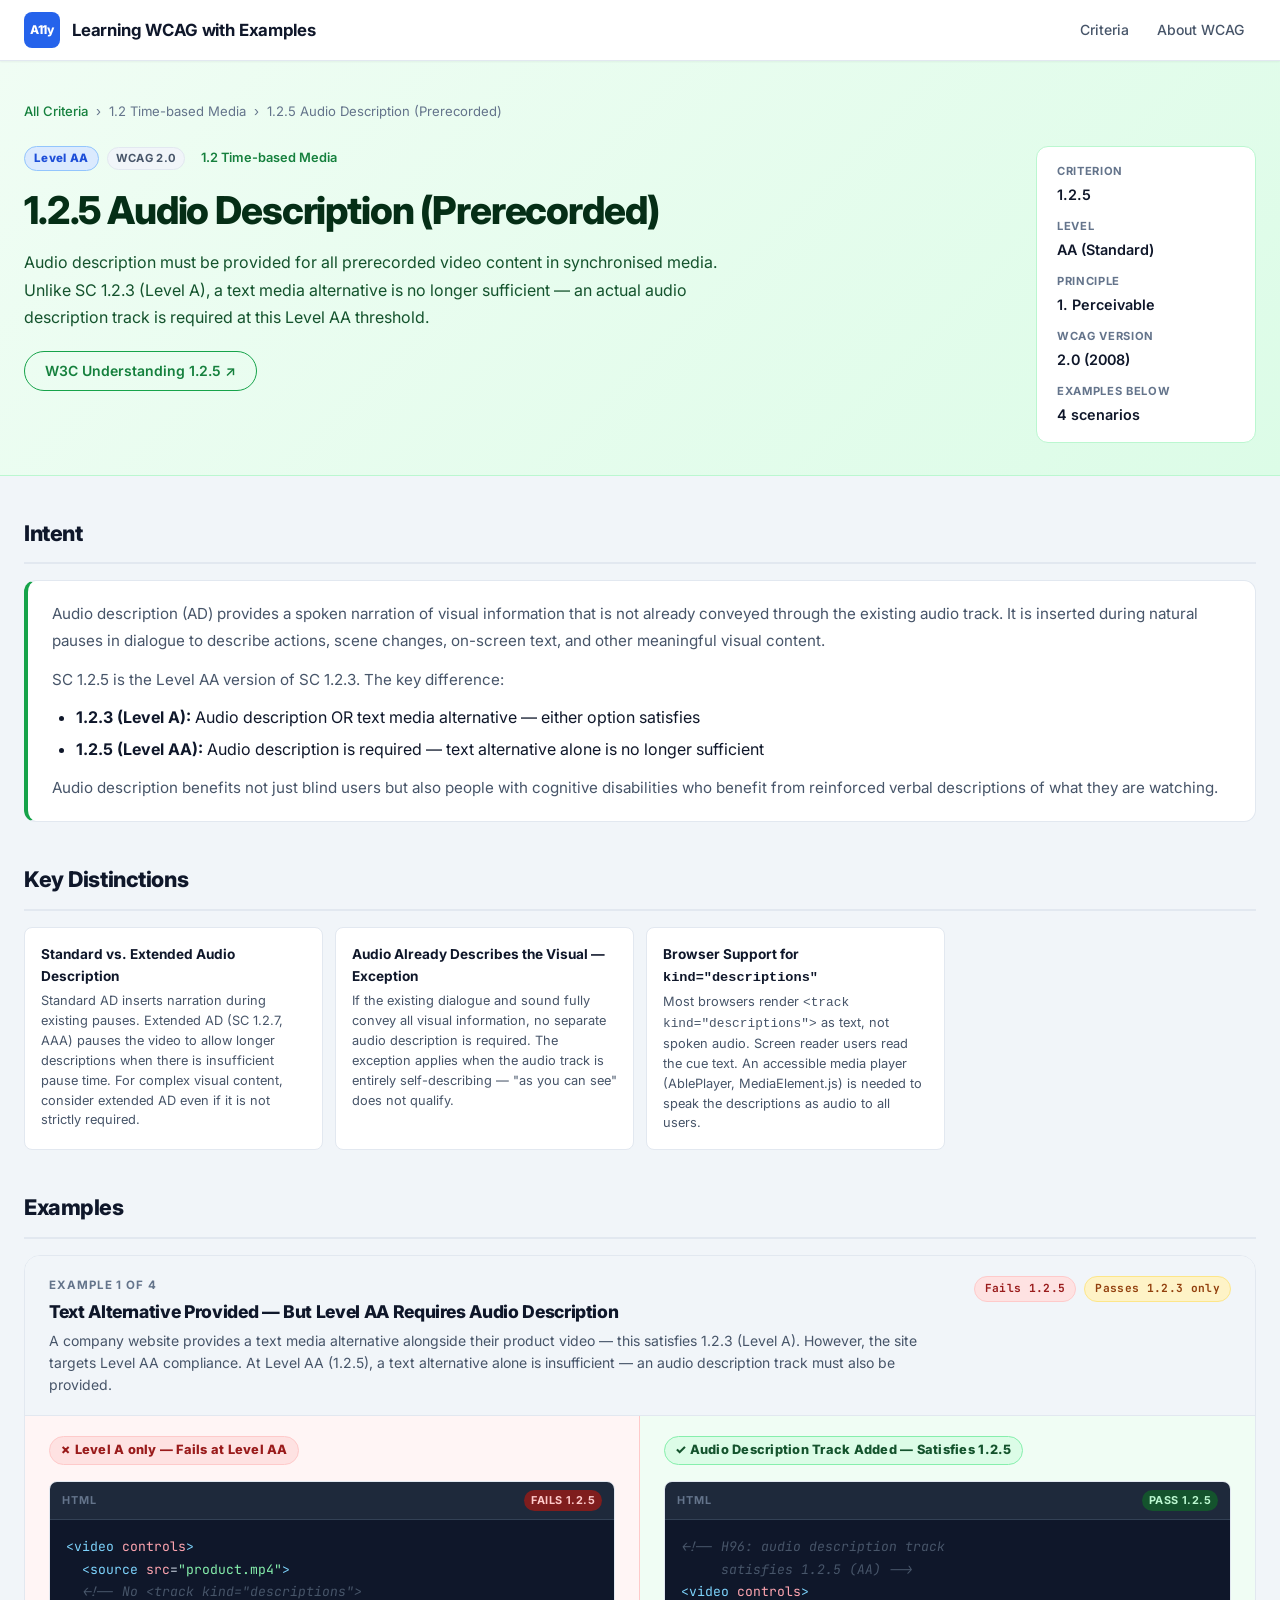
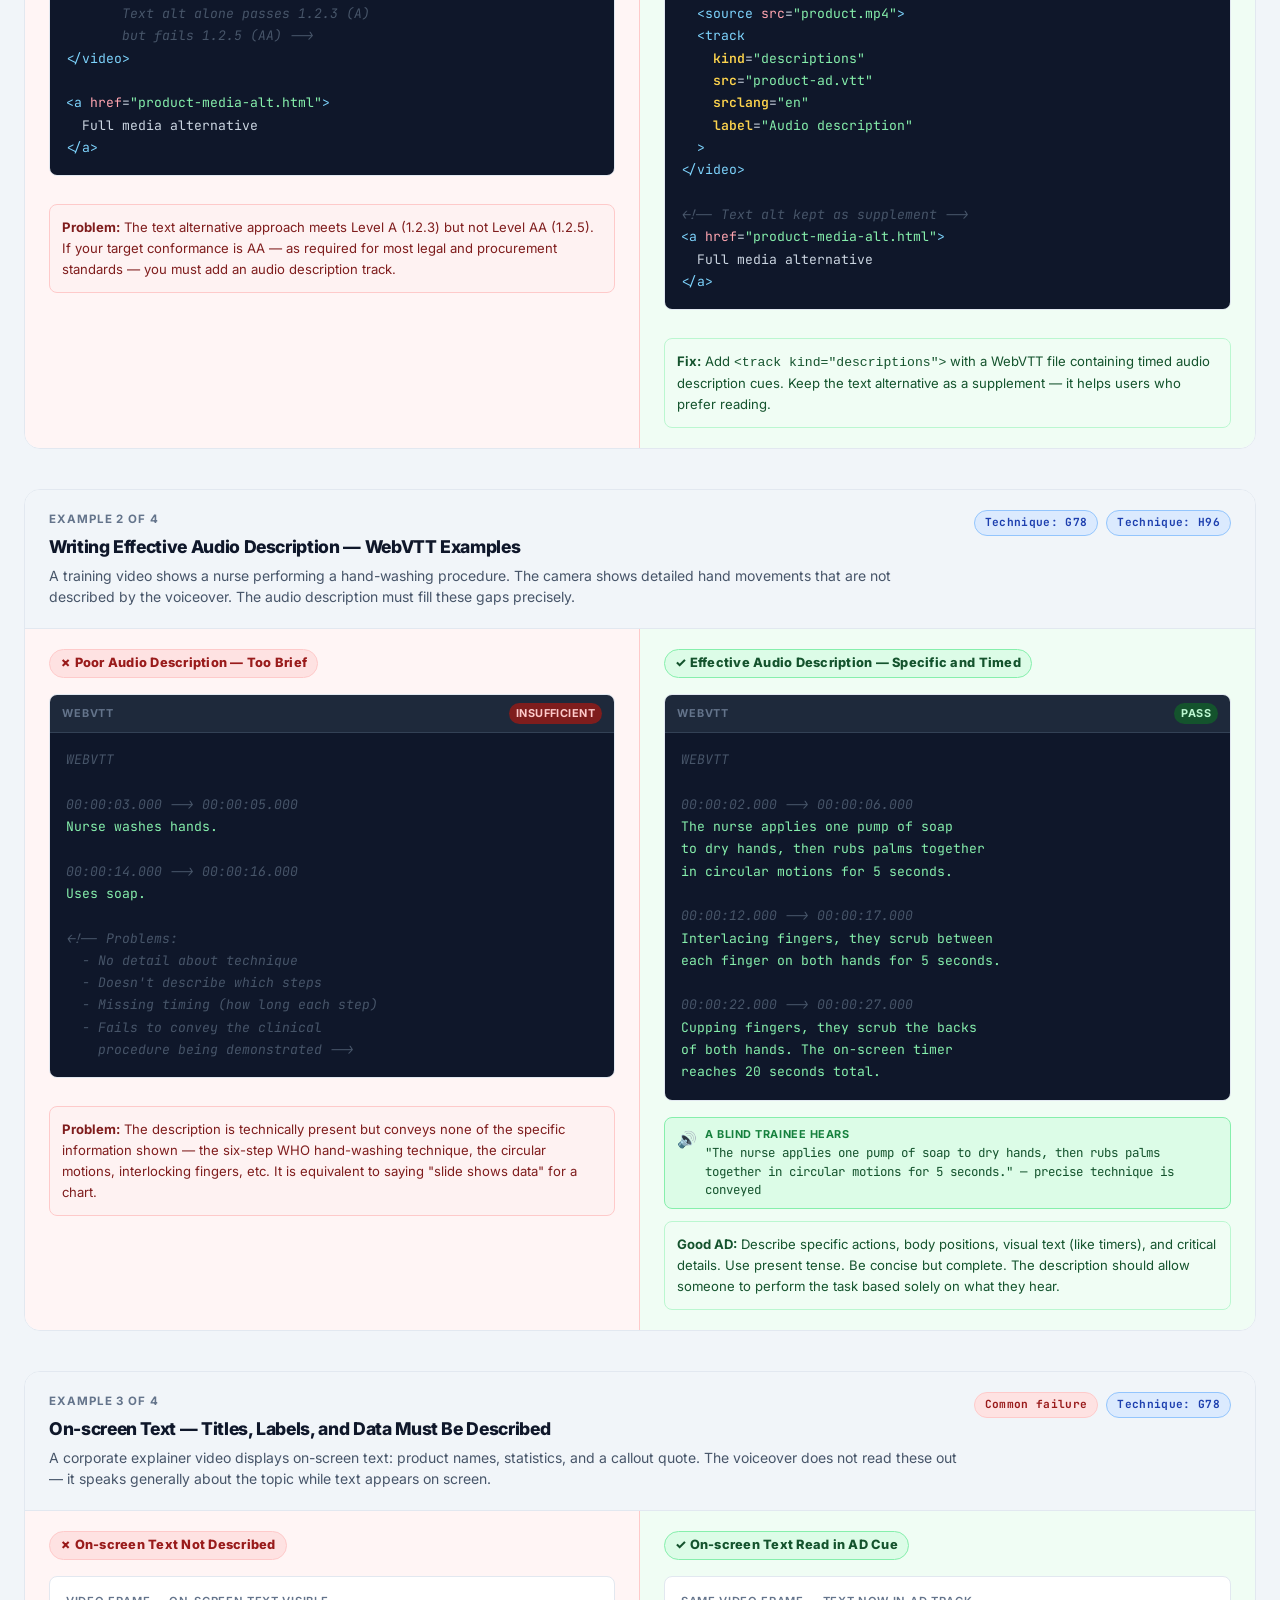
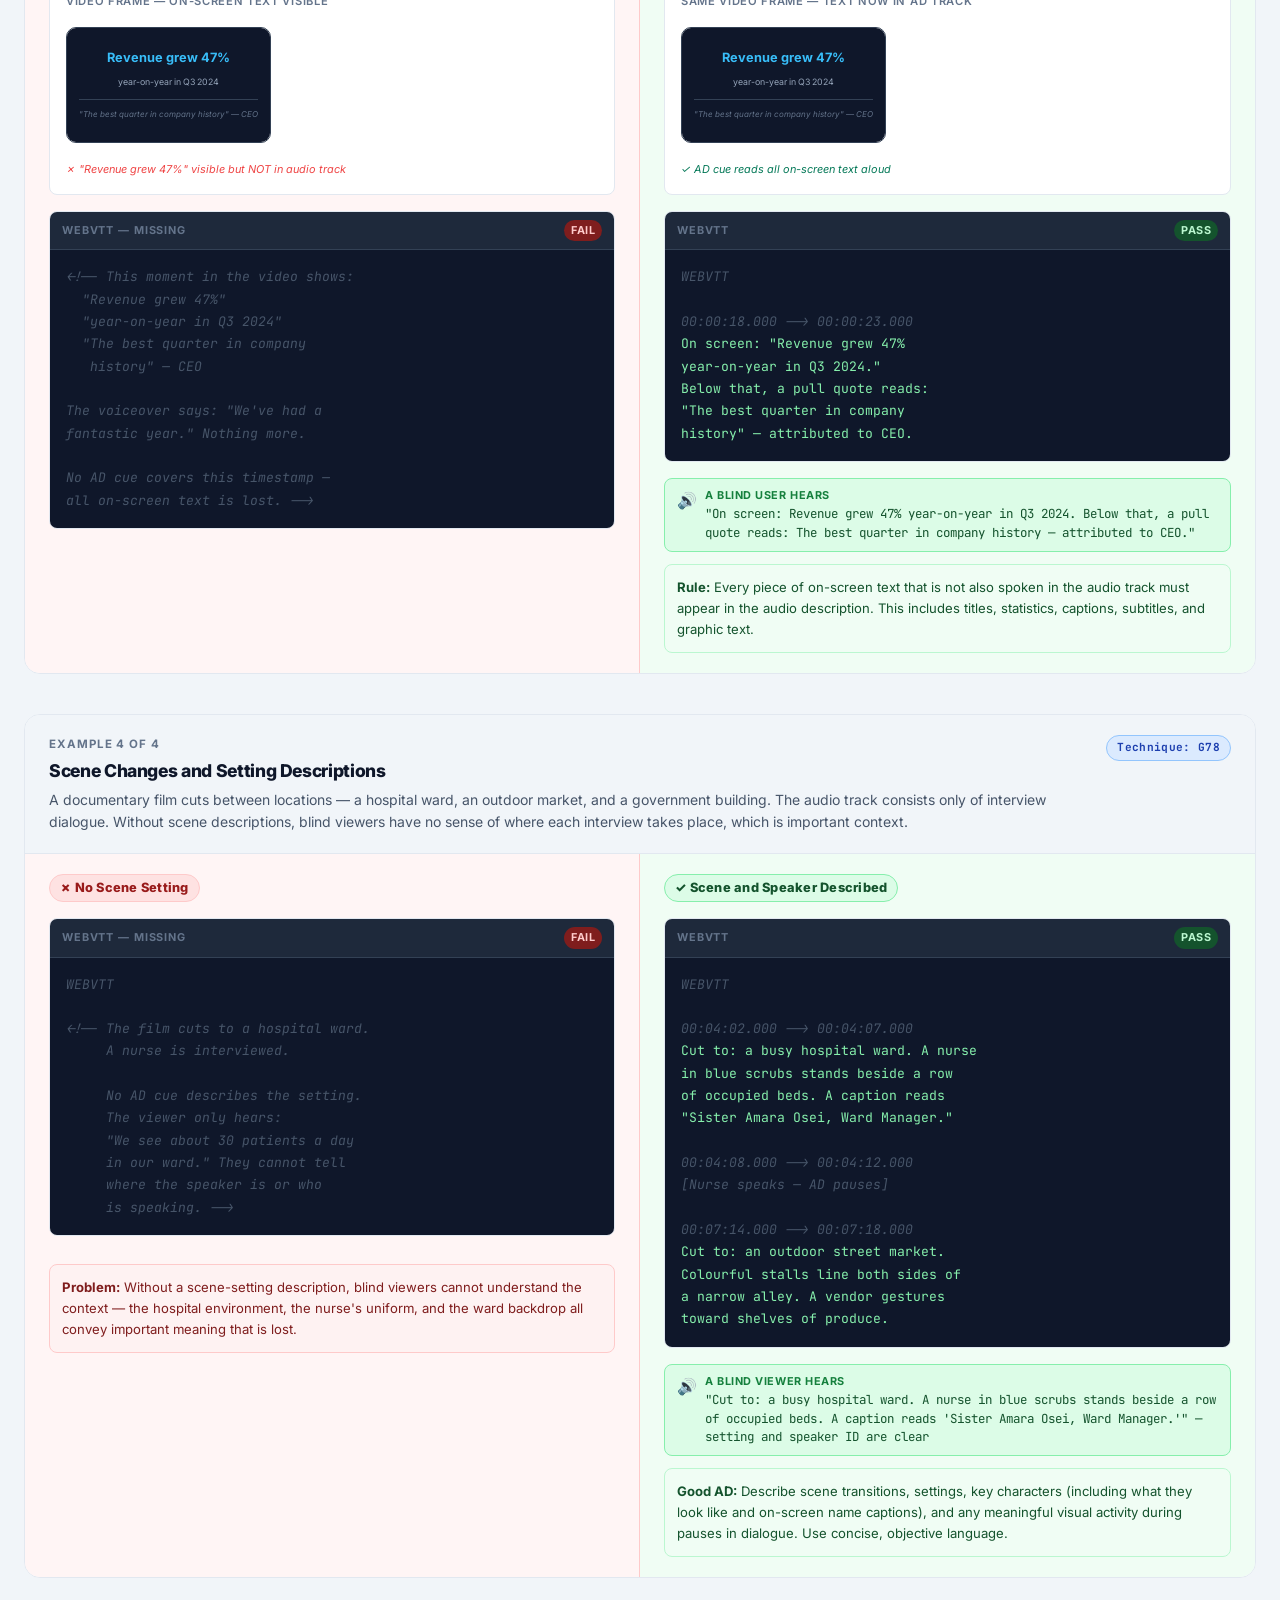
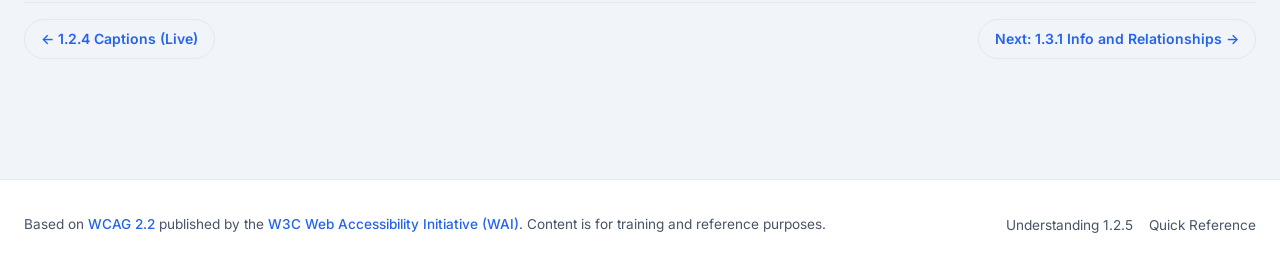
<file: criteria/1.2.5.html>
<!DOCTYPE html>
<html lang="en">
<head>
  <meta charset="UTF-8">
  <meta name="viewport" content="width=device-width, initial-scale=1.0">
  <meta name="description" content="Examples and guidance for WCAG 2.2 SC 1.2.5 Audio Description (Prerecorded).">
  <title>1.2.5 Audio Description (Prerecorded) — WCAG 2.2 Accessibility Training</title>
  <link rel="preconnect" href="https://fonts.googleapis.com">
  <link rel="preconnect" href="https://fonts.gstatic.com" crossorigin>
  <link href="https://fonts.googleapis.com/css2?family=Inter:wght@400;500;600;700;800&family=JetBrains+Mono:wght@400;600;700&display=swap" rel="stylesheet">
  <link rel="stylesheet" href="../assets/css/styles.css">
  <link rel="stylesheet" href="../assets/css/examples.css">
</head>
<body>
  <a href="#main" class="skip-link">Skip to main content</a>
  <header class="site-header" role="banner">
    <div class="container">
      <a href="../index.html" class="site-header__brand" aria-label="WCAG Accessibility Training home">
        <span class="site-header__logo" aria-hidden="true">A11y</span>
        <span class="site-header__title">Learning WCAG with Examples</span>
      </a>
      <nav class="site-header__nav" aria-label="Site navigation">
        <a href="../index.html" class="nav-link">Criteria</a>
        <a href="../about.html" class="nav-link">About WCAG</a>
      </nav>
    </div>
  </header>

  <main id="main" tabindex="-1">
    <div class="criterion-page-hero">
      <div class="container">
        <nav aria-label="Breadcrumb">
          <ol class="breadcrumb">
            <li><a href="../index.html">All Criteria</a></li>
            <li aria-hidden="true">›</li>
            <li>1.2 Time-based Media</li>
            <li aria-hidden="true">›</li>
            <li aria-current="page">1.2.5 Audio Description (Prerecorded)</li>
          </ol>
        </nav>
        <div class="criterion-hero-body">
          <div class="criterion-hero-text">
            <div class="criterion-page-meta">
              <span class="badge badge--level-aa">Level AA</span>
              <span class="badge badge--v20">WCAG 2.0</span>
              <span class="criterion-guideline">1.2 Time-based Media</span>
            </div>
            <h1>1.2.5 Audio Description (Prerecorded)</h1>
            <p class="criterion-page-description">
              Audio description must be provided for all prerecorded video content in synchronised
              media. Unlike SC 1.2.3 (Level A), a text media alternative is no longer sufficient —
              an actual audio description track is required at this Level AA threshold.
            </p>
            <div class="criterion-hero-actions">
              <a href="https://www.w3.org/WAI/WCAG22/Understanding/audio-description-prerecorded"
                 class="btn btn--outline-green" target="_blank" rel="noopener noreferrer">
                W3C Understanding 1.2.5 ↗
              </a>
            </div>
          </div>
          <aside class="criterion-hero-sidebar" aria-label="Quick reference">
            <dl class="criterion-quick-info">
              <div class="quick-info-item"><dt class="quick-info-item__label">Criterion</dt><dd class="quick-info-item__value">1.2.5</dd></div>
              <div class="quick-info-item"><dt class="quick-info-item__label">Level</dt><dd class="quick-info-item__value">AA (Standard)</dd></div>
              <div class="quick-info-item"><dt class="quick-info-item__label">Principle</dt><dd class="quick-info-item__value">1. Perceivable</dd></div>
              <div class="quick-info-item"><dt class="quick-info-item__label">WCAG Version</dt><dd class="quick-info-item__value">2.0 (2008)</dd></div>
              <div class="quick-info-item"><dt class="quick-info-item__label">Examples below</dt><dd class="quick-info-item__value">4 scenarios</dd></div>
            </dl>
          </aside>
        </div>
      </div>
    </div>

    <div class="criterion-page-content">
      <div class="container">

        <section class="content-section" aria-labelledby="intent-heading">
          <h2 id="intent-heading">Intent</h2>
          <div class="intent-box">
            <p>
              Audio description (AD) provides a spoken narration of visual information that is not
              already conveyed through the existing audio track. It is inserted during natural pauses
              in dialogue to describe actions, scene changes, on-screen text, and other meaningful
              visual content.
            </p>
            <p>
              SC 1.2.5 is the Level AA version of SC 1.2.3. The key difference:
            </p>
            <ul style="margin:0.75rem 0;padding-left:1.5rem;display:flex;flex-direction:column;gap:0.4rem;">
              <li><strong>1.2.3 (Level A):</strong> Audio description OR text media alternative — either option satisfies</li>
              <li><strong>1.2.5 (Level AA):</strong> Audio description is required — text alternative alone is no longer sufficient</li>
            </ul>
            <p>
              Audio description benefits not just blind users but also people with cognitive disabilities
              who benefit from reinforced verbal descriptions of what they are watching.
            </p>
          </div>
        </section>

        <section class="content-section" aria-labelledby="distinctions-heading">
          <h2 id="distinctions-heading">Key Distinctions</h2>
          <div class="exceptions-grid">
            <div class="exception-item">
              <div class="exception-item__title">Standard vs. Extended Audio Description</div>
              <div class="exception-item__desc">
                Standard AD inserts narration during existing pauses. Extended AD (SC 1.2.7, AAA)
                pauses the video to allow longer descriptions when there is insufficient pause time.
                For complex visual content, consider extended AD even if it is not strictly required.
              </div>
            </div>
            <div class="exception-item">
              <div class="exception-item__title">Audio Already Describes the Visual — Exception</div>
              <div class="exception-item__desc">
                If the existing dialogue and sound fully convey all visual information, no separate
                audio description is required. The exception applies when the audio track is entirely
                self-describing — "as you can see" does not qualify.
              </div>
            </div>
            <div class="exception-item">
              <div class="exception-item__title">Browser Support for <code>kind="descriptions"</code></div>
              <div class="exception-item__desc">
                Most browsers render <code>&lt;track kind="descriptions"&gt;</code> as text, not spoken
                audio. Screen reader users read the cue text. An accessible media player (AblePlayer,
                MediaElement.js) is needed to speak the descriptions as audio to all users.
              </div>
            </div>
          </div>
        </section>

        <section class="content-section" aria-labelledby="examples-heading">
          <h2 id="examples-heading">Examples</h2>
          <div class="examples-list">

            <!-- Example 1: No AD, text alternative only -->
            <article class="example" id="ex-text-alt-not-enough" aria-labelledby="ex1-title">
              <div class="example__header">
                <div class="example__title-group">
                  <p class="example__number">Example 1 of 4</p>
                  <h3 class="example__title" id="ex1-title">Text Alternative Provided — But Level AA Requires Audio Description</h3>
                  <p class="example__scenario">A company website provides a text media alternative alongside their product video — this satisfies 1.2.3 (Level A). However, the site targets Level AA compliance. At Level AA (1.2.5), a text alternative alone is insufficient — an audio description track must also be provided.</p>
                </div>
                <div class="example__tags">
                  <span class="tag tag--failure">Fails 1.2.5</span>
                  <span class="tag tag--special">Passes 1.2.3 only</span>
                </div>
              </div>
              <div class="example__pair">
                <div class="example__col example__col--bad">
                  <div class="example__col-header"><span class="practice-badge practice-badge--bad">✗ Level A only — Fails at Level AA</span></div>
                  <div class="example__code">
                    <div class="code-toolbar"><span class="code-lang">HTML</span><span class="code-status code-status--fail">FAILS 1.2.5</span></div>
                    <pre><code><span class="tok-tag">&lt;video</span> <span class="tok-attr">controls</span><span class="tok-tag">&gt;</span>
  <span class="tok-tag">&lt;source</span> <span class="tok-attr">src</span>=<span class="tok-val">"product.mp4"</span><span class="tok-tag">&gt;</span>
  <span class="tok-comment">&lt;!-- No &lt;track kind="descriptions"&gt;
       Text alt alone passes 1.2.3 (A)
       but fails 1.2.5 (AA) --&gt;</span>
<span class="tok-tag">&lt;/video&gt;</span>

<span class="tok-tag">&lt;a</span> <span class="tok-attr">href</span>=<span class="tok-val">"product-media-alt.html"</span><span class="tok-tag">&gt;</span>
  Full media alternative
<span class="tok-tag">&lt;/a&gt;</span></code></pre>
                  </div>
                  <p class="example__note example__note--problem"><strong>Problem:</strong> The text alternative approach meets Level A (1.2.3) but not Level AA (1.2.5). If your target conformance is AA — as required for most legal and procurement standards — you must add an audio description track.</p>
                </div>
                <div class="example__col example__col--good">
                  <div class="example__col-header"><span class="practice-badge practice-badge--good">✓ Audio Description Track Added — Satisfies 1.2.5</span></div>
                  <div class="example__code">
                    <div class="code-toolbar"><span class="code-lang">HTML</span><span class="code-status code-status--pass">PASS 1.2.5</span></div>
                    <pre><code><span class="tok-comment">&lt;!-- H96: audio description track
     satisfies 1.2.5 (AA) --&gt;</span>
<span class="tok-tag">&lt;video</span> <span class="tok-attr">controls</span><span class="tok-tag">&gt;</span>
  <span class="tok-tag">&lt;source</span> <span class="tok-attr">src</span>=<span class="tok-val">"product.mp4"</span><span class="tok-tag">&gt;</span>
  <span class="tok-tag">&lt;track</span>
    <span class="tok-hi">kind</span>=<span class="tok-val">"descriptions"</span>
    <span class="tok-hi">src</span>=<span class="tok-val">"product-ad.vtt"</span>
    <span class="tok-hi">srclang</span>=<span class="tok-val">"en"</span>
    <span class="tok-hi">label</span>=<span class="tok-val">"Audio description"</span>
  <span class="tok-tag">&gt;</span>
<span class="tok-tag">&lt;/video&gt;</span>

<span class="tok-comment">&lt;!-- Text alt kept as supplement --&gt;</span>
<span class="tok-tag">&lt;a</span> <span class="tok-attr">href</span>=<span class="tok-val">"product-media-alt.html"</span><span class="tok-tag">&gt;</span>
  Full media alternative
<span class="tok-tag">&lt;/a&gt;</span></code></pre>
                  </div>
                  <p class="example__note example__note--solution"><strong>Fix:</strong> Add <code>&lt;track kind="descriptions"&gt;</code> with a WebVTT file containing timed audio description cues. Keep the text alternative as a supplement — it helps users who prefer reading.</p>
                </div>
              </div>
            </article>

            <!-- Example 2: AD with WebVTT sample -->
            <article class="example" id="ex-ad-vtt" aria-labelledby="ex2-title">
              <div class="example__header">
                <div class="example__title-group">
                  <p class="example__number">Example 2 of 4</p>
                  <h3 class="example__title" id="ex2-title">Writing Effective Audio Description — WebVTT Examples</h3>
                  <p class="example__scenario">A training video shows a nurse performing a hand-washing procedure. The camera shows detailed hand movements that are not described by the voiceover. The audio description must fill these gaps precisely.</p>
                </div>
                <div class="example__tags">
                  <span class="tag tag--technique">Technique: G78</span>
                  <span class="tag tag--technique">Technique: H96</span>
                </div>
              </div>
              <div class="example__pair">
                <div class="example__col example__col--bad">
                  <div class="example__col-header"><span class="practice-badge practice-badge--bad">✗ Poor Audio Description — Too Brief</span></div>
                  <div class="example__code">
                    <div class="code-toolbar"><span class="code-lang">WebVTT</span><span class="code-status code-status--fail">INSUFFICIENT</span></div>
                    <pre><code><span class="tok-comment">WEBVTT</span>

<span class="tok-comment">00:00:03.000 --> 00:00:05.000</span>
<span class="tok-val">Nurse washes hands.</span>

<span class="tok-comment">00:00:14.000 --> 00:00:16.000</span>
<span class="tok-val">Uses soap.</span>

<span class="tok-comment">&lt;!-- Problems:
  - No detail about technique
  - Doesn't describe which steps
  - Missing timing (how long each step)
  - Fails to convey the clinical
    procedure being demonstrated --&gt;</span></code></pre>
                  </div>
                  <p class="example__note example__note--problem"><strong>Problem:</strong> The description is technically present but conveys none of the specific information shown — the six-step WHO hand-washing technique, the circular motions, interlocking fingers, etc. It is equivalent to saying "slide shows data" for a chart.</p>
                </div>
                <div class="example__col example__col--good">
                  <div class="example__col-header"><span class="practice-badge practice-badge--good">✓ Effective Audio Description — Specific and Timed</span></div>
                  <div class="example__code">
                    <div class="code-toolbar"><span class="code-lang">WebVTT</span><span class="code-status code-status--pass">PASS</span></div>
                    <pre><code><span class="tok-comment">WEBVTT</span>

<span class="tok-comment">00:00:02.000 --> 00:00:06.000</span>
<span class="tok-val">The nurse applies one pump of soap</span>
<span class="tok-val">to dry hands, then rubs palms together</span>
<span class="tok-val">in circular motions for 5 seconds.</span>

<span class="tok-comment">00:00:12.000 --> 00:00:17.000</span>
<span class="tok-val">Interlacing fingers, they scrub between</span>
<span class="tok-val">each finger on both hands for 5 seconds.</span>

<span class="tok-comment">00:00:22.000 --> 00:00:27.000</span>
<span class="tok-val">Cupping fingers, they scrub the backs</span>
<span class="tok-val">of both hands. The on-screen timer</span>
<span class="tok-val">reaches 20 seconds total.</span></code></pre>
                  </div>
                  <div class="sr-output sr-output--good" role="note"><span class="sr-output__icon" aria-hidden="true">🔊</span><span><span class="sr-output__label">A blind trainee hears</span><span class="sr-output__text">"The nurse applies one pump of soap to dry hands, then rubs palms together in circular motions for 5 seconds." — precise technique is conveyed</span></span></div>
                  <p class="example__note example__note--solution"><strong>Good AD:</strong> Describe specific actions, body positions, visual text (like timers), and critical details. Use present tense. Be concise but complete. The description should allow someone to perform the task based solely on what they hear.</p>
                </div>
              </div>
            </article>

            <!-- Example 3: AD for on-screen text -->
            <article class="example" id="ex-onscreen-text" aria-labelledby="ex3-title">
              <div class="example__header">
                <div class="example__title-group">
                  <p class="example__number">Example 3 of 4</p>
                  <h3 class="example__title" id="ex3-title">On-screen Text — Titles, Labels, and Data Must Be Described</h3>
                  <p class="example__scenario">A corporate explainer video displays on-screen text: product names, statistics, and a callout quote. The voiceover does not read these out — it speaks generally about the topic while text appears on screen.</p>
                </div>
                <div class="example__tags">
                  <span class="tag tag--failure">Common failure</span>
                  <span class="tag tag--technique">Technique: G78</span>
                </div>
              </div>
              <div class="example__pair">
                <div class="example__col example__col--bad">
                  <div class="example__col-header"><span class="practice-badge practice-badge--bad">✗ On-screen Text Not Described</span></div>
                  <div class="example__preview">
                    <span class="preview-label">Video frame — on-screen text visible</span>
                    <div aria-hidden="true" style="max-width:320px;border-radius:10px;overflow:hidden;border:1px solid #334155;">
                      <div style="background:#0f172a;aspect-ratio:16/9;display:flex;align-items:center;justify-content:center;padding:12px;">
                        <div style="text-align:center;color:#fff;">
                          <div style="font-size:0.8rem;font-weight:700;color:#38bdf8;margin-bottom:6px;">Revenue grew 47%</div>
                          <div style="font-size:0.55rem;color:#94a3b8;">year-on-year in Q3 2024</div>
                          <div style="margin-top:10px;border-top:1px solid #334155;padding-top:8px;font-size:0.5rem;color:#64748b;font-style:italic;">"The best quarter in company history" — CEO</div>
                        </div>
                      </div>
                    </div>
                    <p style="font-size:0.68rem;color:#ef4444;margin-top:6px;font-style:italic;">✗ "Revenue grew 47%" visible but NOT in audio track</p>
                  </div>
                  <div class="example__code">
                    <div class="code-toolbar"><span class="code-lang">WebVTT — Missing</span><span class="code-status code-status--fail">FAIL</span></div>
                    <pre><code><span class="tok-comment">&lt;!-- This moment in the video shows:
  "Revenue grew 47%"
  "year-on-year in Q3 2024"
  "The best quarter in company
   history" — CEO

The voiceover says: "We've had a
fantastic year." Nothing more.

No AD cue covers this timestamp —
all on-screen text is lost. --&gt;</span></code></pre>
                  </div>
                </div>
                <div class="example__col example__col--good">
                  <div class="example__col-header"><span class="practice-badge practice-badge--good">✓ On-screen Text Read in AD Cue</span></div>
                  <div class="example__preview">
                    <span class="preview-label">Same video frame — text now in AD track</span>
                    <div aria-hidden="true" style="max-width:320px;border-radius:10px;overflow:hidden;border:1px solid #334155;">
                      <div style="background:#0f172a;aspect-ratio:16/9;display:flex;align-items:center;justify-content:center;padding:12px;">
                        <div style="text-align:center;color:#fff;">
                          <div style="font-size:0.8rem;font-weight:700;color:#38bdf8;margin-bottom:6px;">Revenue grew 47%</div>
                          <div style="font-size:0.55rem;color:#94a3b8;">year-on-year in Q3 2024</div>
                          <div style="margin-top:10px;border-top:1px solid #334155;padding-top:8px;font-size:0.5rem;color:#64748b;font-style:italic;">"The best quarter in company history" — CEO</div>
                        </div>
                      </div>
                    </div>
                    <p style="font-size:0.68rem;color:#047857;margin-top:6px;font-style:italic;">✓ AD cue reads all on-screen text aloud</p>
                  </div>
                  <div class="example__code">
                    <div class="code-toolbar"><span class="code-lang">WebVTT</span><span class="code-status code-status--pass">PASS</span></div>
                    <pre><code><span class="tok-comment">WEBVTT</span>

<span class="tok-comment">00:00:18.000 --> 00:00:23.000</span>
<span class="tok-val">On screen: "Revenue grew 47%</span>
<span class="tok-val">year-on-year in Q3 2024."</span>
<span class="tok-val">Below that, a pull quote reads:</span>
<span class="tok-val">"The best quarter in company</span>
<span class="tok-val">history" — attributed to CEO.</span></code></pre>
                  </div>
                  <div class="sr-output sr-output--good" role="note"><span class="sr-output__icon" aria-hidden="true">🔊</span><span><span class="sr-output__label">A blind user hears</span><span class="sr-output__text">"On screen: Revenue grew 47% year-on-year in Q3 2024. Below that, a pull quote reads: The best quarter in company history — attributed to CEO."</span></span></div>
                  <p class="example__note example__note--solution"><strong>Rule:</strong> Every piece of on-screen text that is not also spoken in the audio track must appear in the audio description. This includes titles, statistics, captions, subtitles, and graphic text.</p>
                </div>
              </div>
            </article>

            <!-- Example 4: AD for scene changes -->
            <article class="example" id="ex-scene-changes" aria-labelledby="ex4-title">
              <div class="example__header">
                <div class="example__title-group">
                  <p class="example__number">Example 4 of 4</p>
                  <h3 class="example__title" id="ex4-title">Scene Changes and Setting Descriptions</h3>
                  <p class="example__scenario">A documentary film cuts between locations — a hospital ward, an outdoor market, and a government building. The audio track consists only of interview dialogue. Without scene descriptions, blind viewers have no sense of where each interview takes place, which is important context.</p>
                </div>
                <div class="example__tags">
                  <span class="tag tag--technique">Technique: G78</span>
                </div>
              </div>
              <div class="example__pair">
                <div class="example__col example__col--bad">
                  <div class="example__col-header"><span class="practice-badge practice-badge--bad">✗ No Scene Setting</span></div>
                  <div class="example__code">
                    <div class="code-toolbar"><span class="code-lang">WebVTT — Missing</span><span class="code-status code-status--fail">FAIL</span></div>
                    <pre><code><span class="tok-comment">WEBVTT

&lt;!-- The film cuts to a hospital ward.
     A nurse is interviewed.

     No AD cue describes the setting.
     The viewer only hears:
     "We see about 30 patients a day
     in our ward." They cannot tell
     where the speaker is or who
     is speaking. --&gt;</span></code></pre>
                  </div>
                  <p class="example__note example__note--problem"><strong>Problem:</strong> Without a scene-setting description, blind viewers cannot understand the context — the hospital environment, the nurse's uniform, and the ward backdrop all convey important meaning that is lost.</p>
                </div>
                <div class="example__col example__col--good">
                  <div class="example__col-header"><span class="practice-badge practice-badge--good">✓ Scene and Speaker Described</span></div>
                  <div class="example__code">
                    <div class="code-toolbar"><span class="code-lang">WebVTT</span><span class="code-status code-status--pass">PASS</span></div>
                    <pre><code><span class="tok-comment">WEBVTT</span>

<span class="tok-comment">00:04:02.000 --> 00:04:07.000</span>
<span class="tok-val">Cut to: a busy hospital ward. A nurse</span>
<span class="tok-val">in blue scrubs stands beside a row</span>
<span class="tok-val">of occupied beds. A caption reads</span>
<span class="tok-val">"Sister Amara Osei, Ward Manager."</span>

<span class="tok-comment">00:04:08.000 --> 00:04:12.000</span>
<span class="tok-comment">[Nurse speaks — AD pauses]</span>

<span class="tok-comment">00:07:14.000 --> 00:07:18.000</span>
<span class="tok-val">Cut to: an outdoor street market.</span>
<span class="tok-val">Colourful stalls line both sides of</span>
<span class="tok-val">a narrow alley. A vendor gestures</span>
<span class="tok-val">toward shelves of produce.</span></code></pre>
                  </div>
                  <div class="sr-output sr-output--good" role="note"><span class="sr-output__icon" aria-hidden="true">🔊</span><span><span class="sr-output__label">A blind viewer hears</span><span class="sr-output__text">"Cut to: a busy hospital ward. A nurse in blue scrubs stands beside a row of occupied beds. A caption reads 'Sister Amara Osei, Ward Manager.'" — setting and speaker ID are clear</span></span></div>
                  <p class="example__note example__note--solution"><strong>Good AD:</strong> Describe scene transitions, settings, key characters (including what they look like and on-screen name captions), and any meaningful visual activity during pauses in dialogue. Use concise, objective language.</p>
                </div>
              </div>
            </article>

          </div>

          <nav class="criterion-nav" aria-label="Criterion navigation">
            <a href="1.2.4.html" class="criterion-nav__link">← 1.2.4 Captions (Live)</a>
            <a href="1.3.1.html" class="criterion-nav__link">Next: 1.3.1 Info and Relationships →</a>
          </nav>
        </section>

      </div>
    </div>
  </main>

  <footer class="site-footer" role="contentinfo">
    <div class="container">
      <p class="footer-text">Based on <a href="https://www.w3.org/TR/WCAG22/" rel="noopener noreferrer" target="_blank">WCAG 2.2</a> published by the <a href="https://www.w3.org/WAI/" rel="noopener noreferrer" target="_blank">W3C Web Accessibility Initiative (WAI)</a>. Content is for training and reference purposes.</p>
      <ul class="footer-links" aria-label="Footer links">
        <li><a href="https://www.w3.org/WAI/WCAG22/Understanding/audio-description-prerecorded" rel="noopener noreferrer" target="_blank">Understanding 1.2.5</a></li>
        <li><a href="https://www.w3.org/WAI/WCAG22/quickref/#audio-description-prerecorded" rel="noopener noreferrer" target="_blank">Quick Reference</a></li>
      </ul>
    </div>
  </footer>
</body>
</html>
</file>
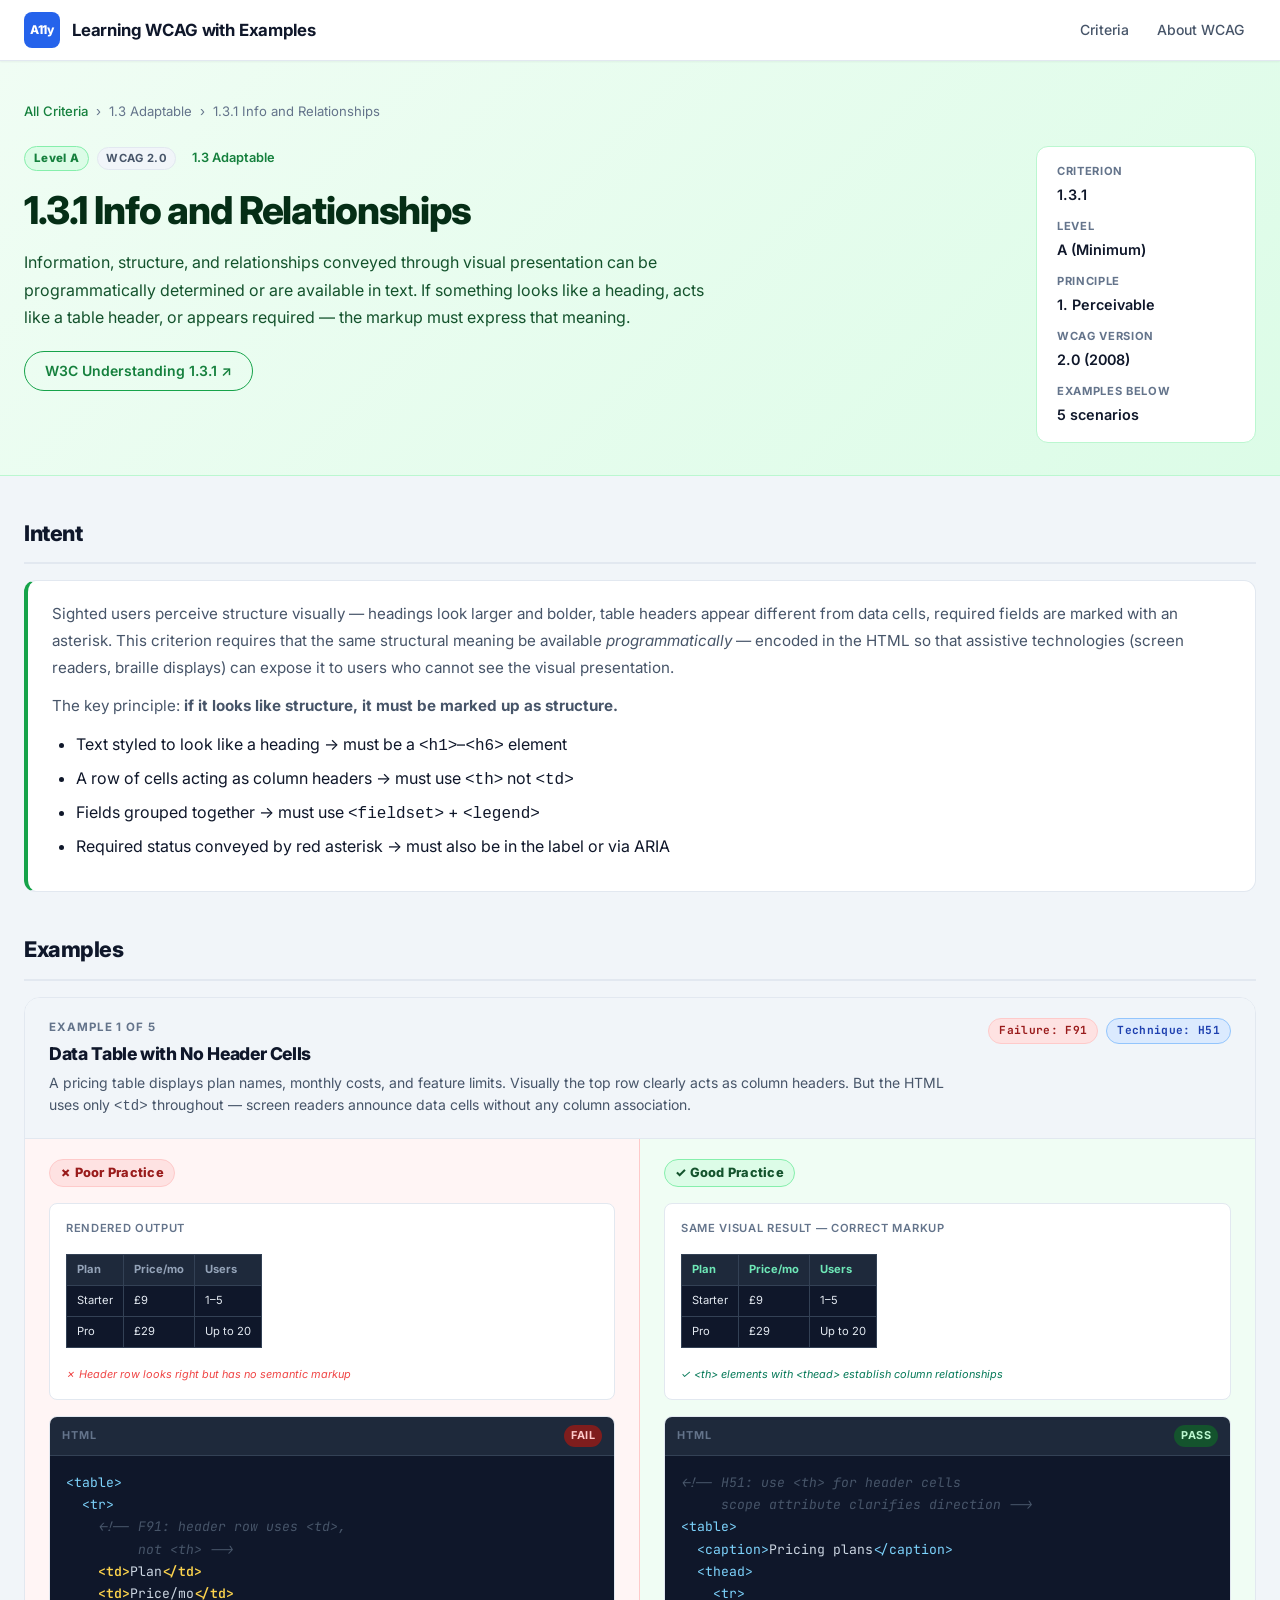
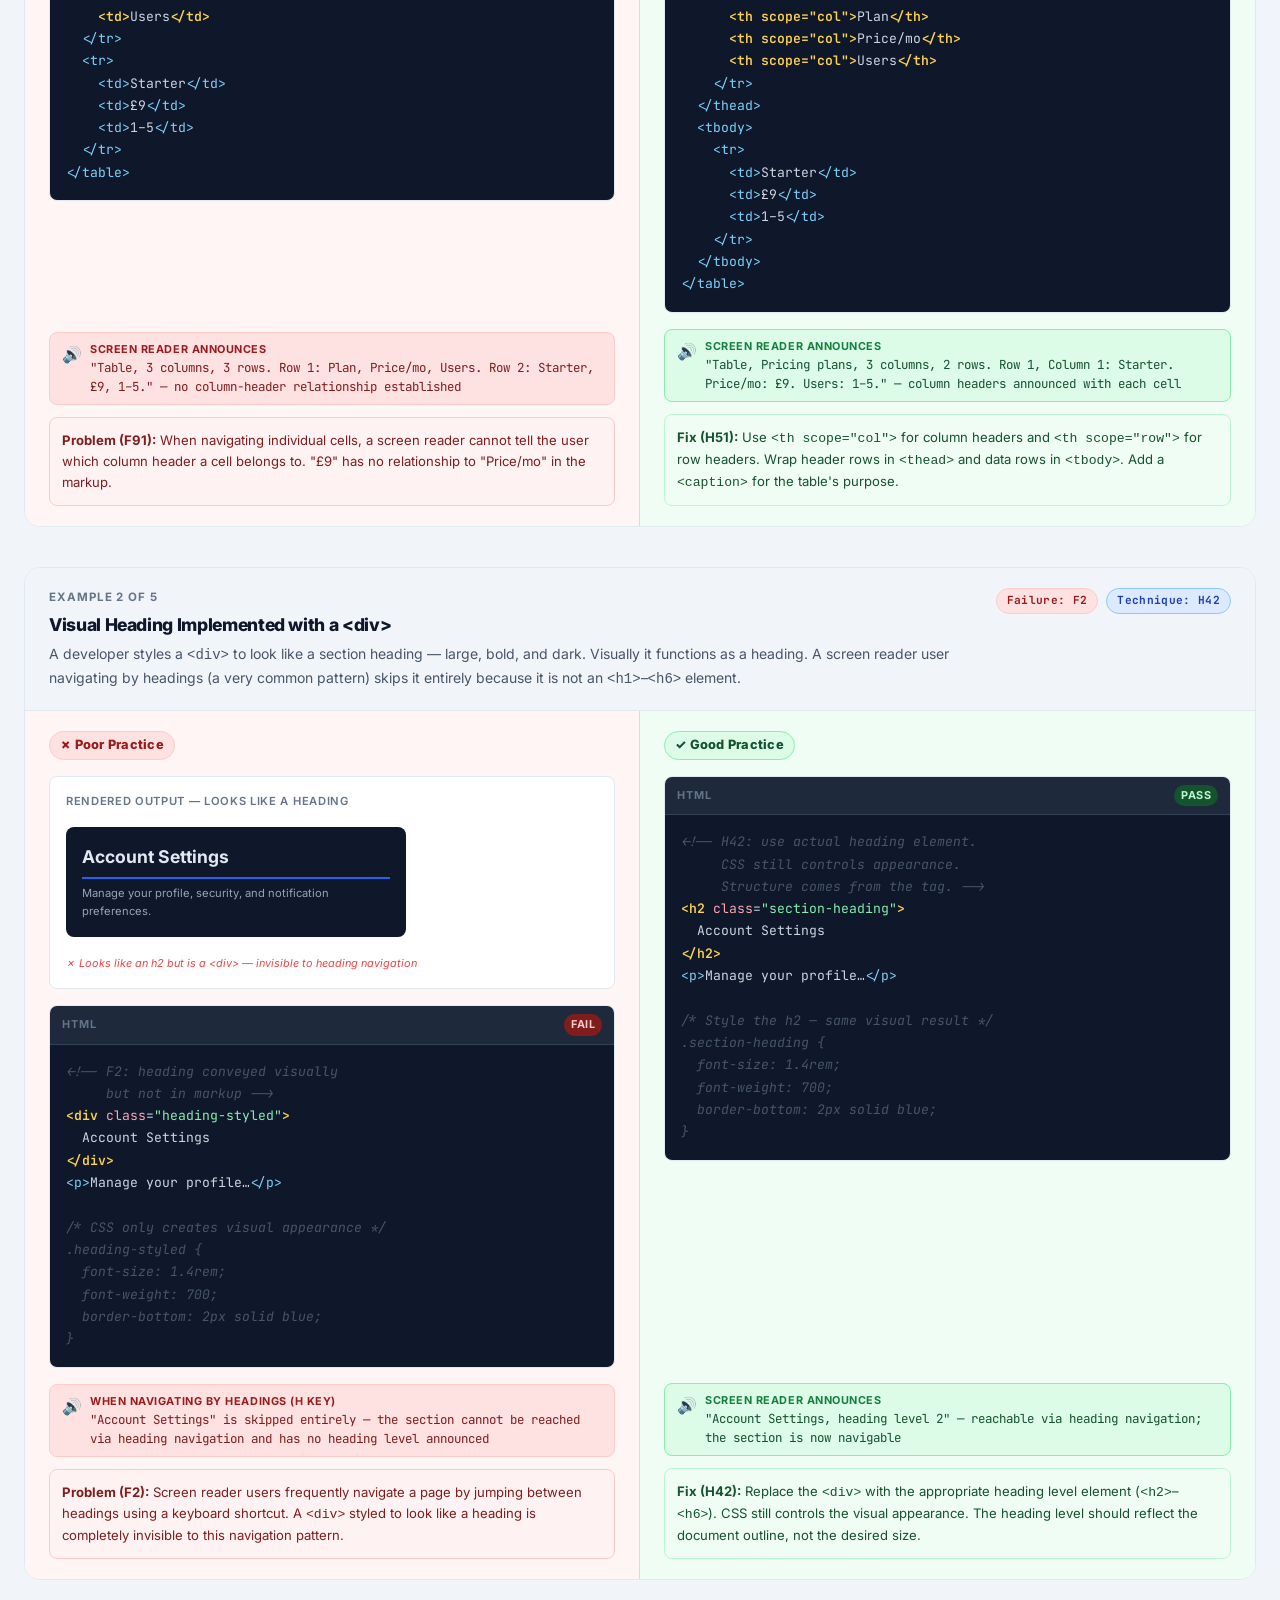
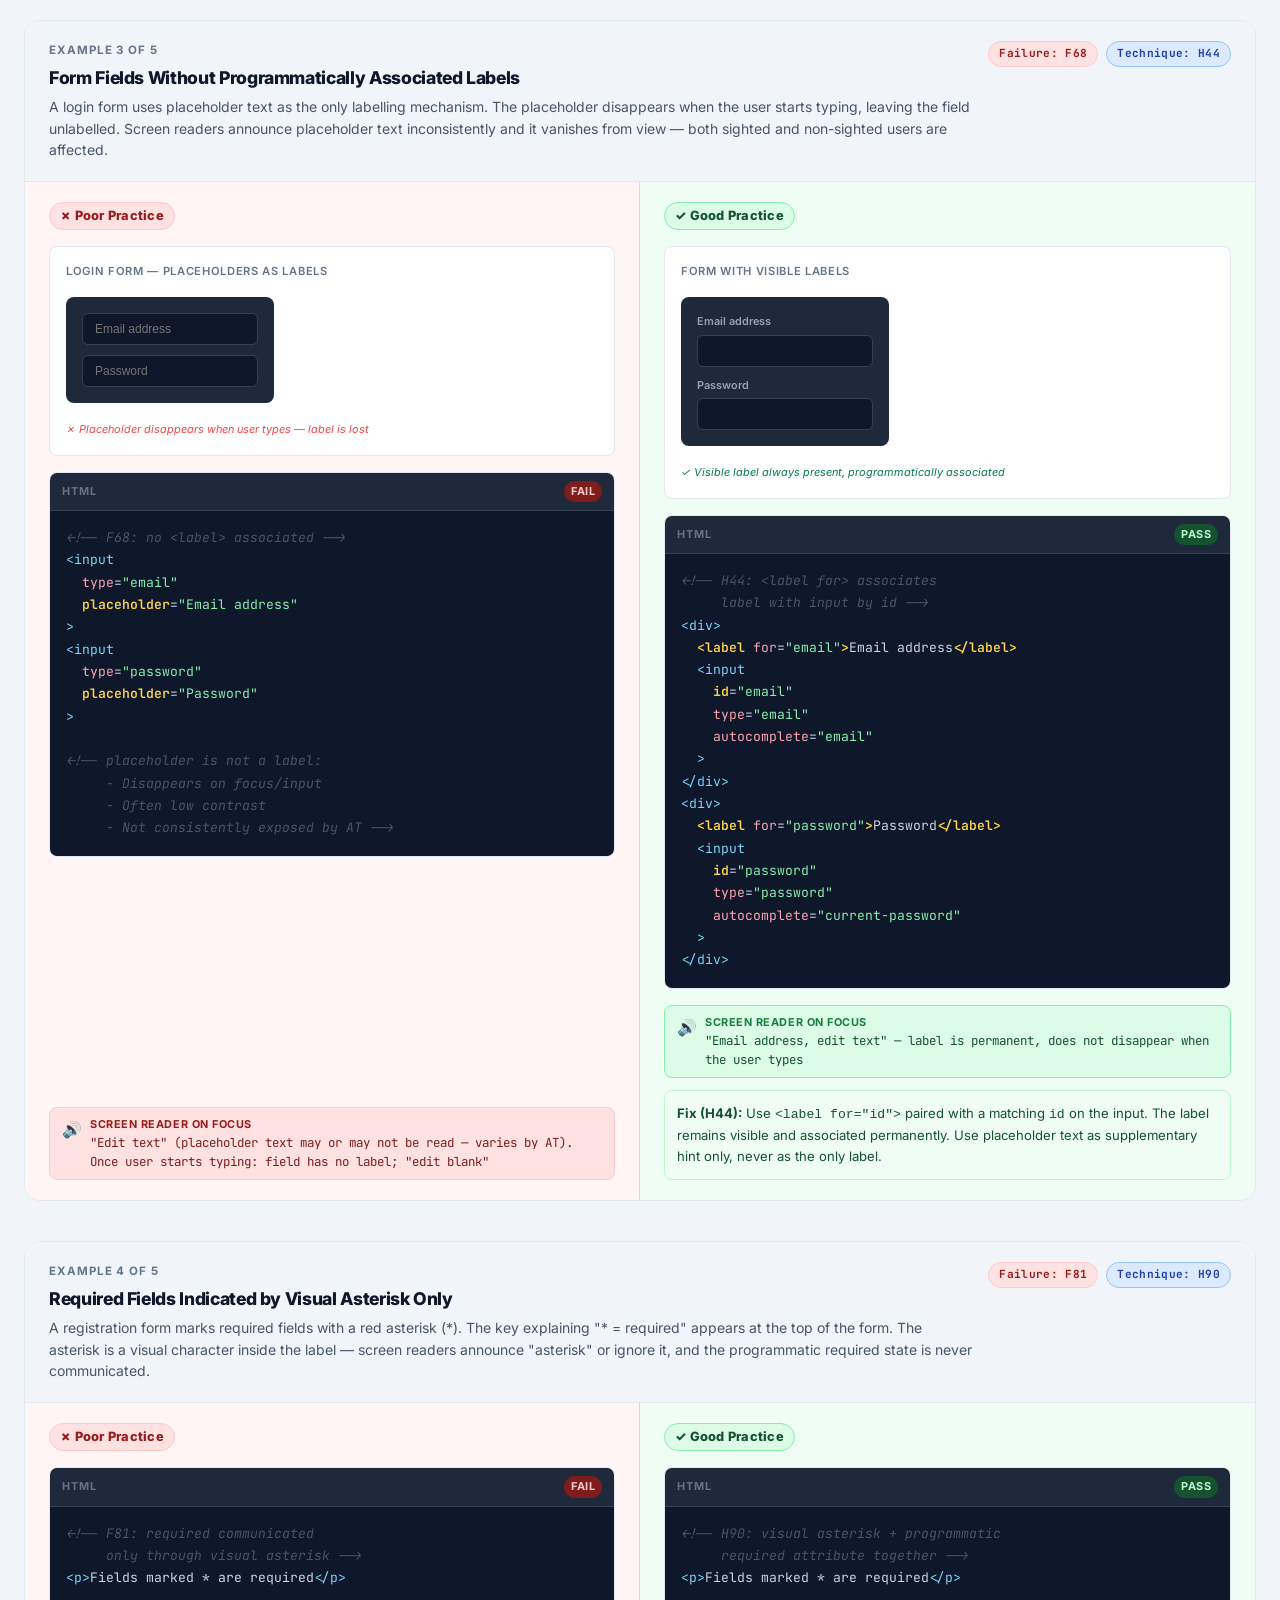
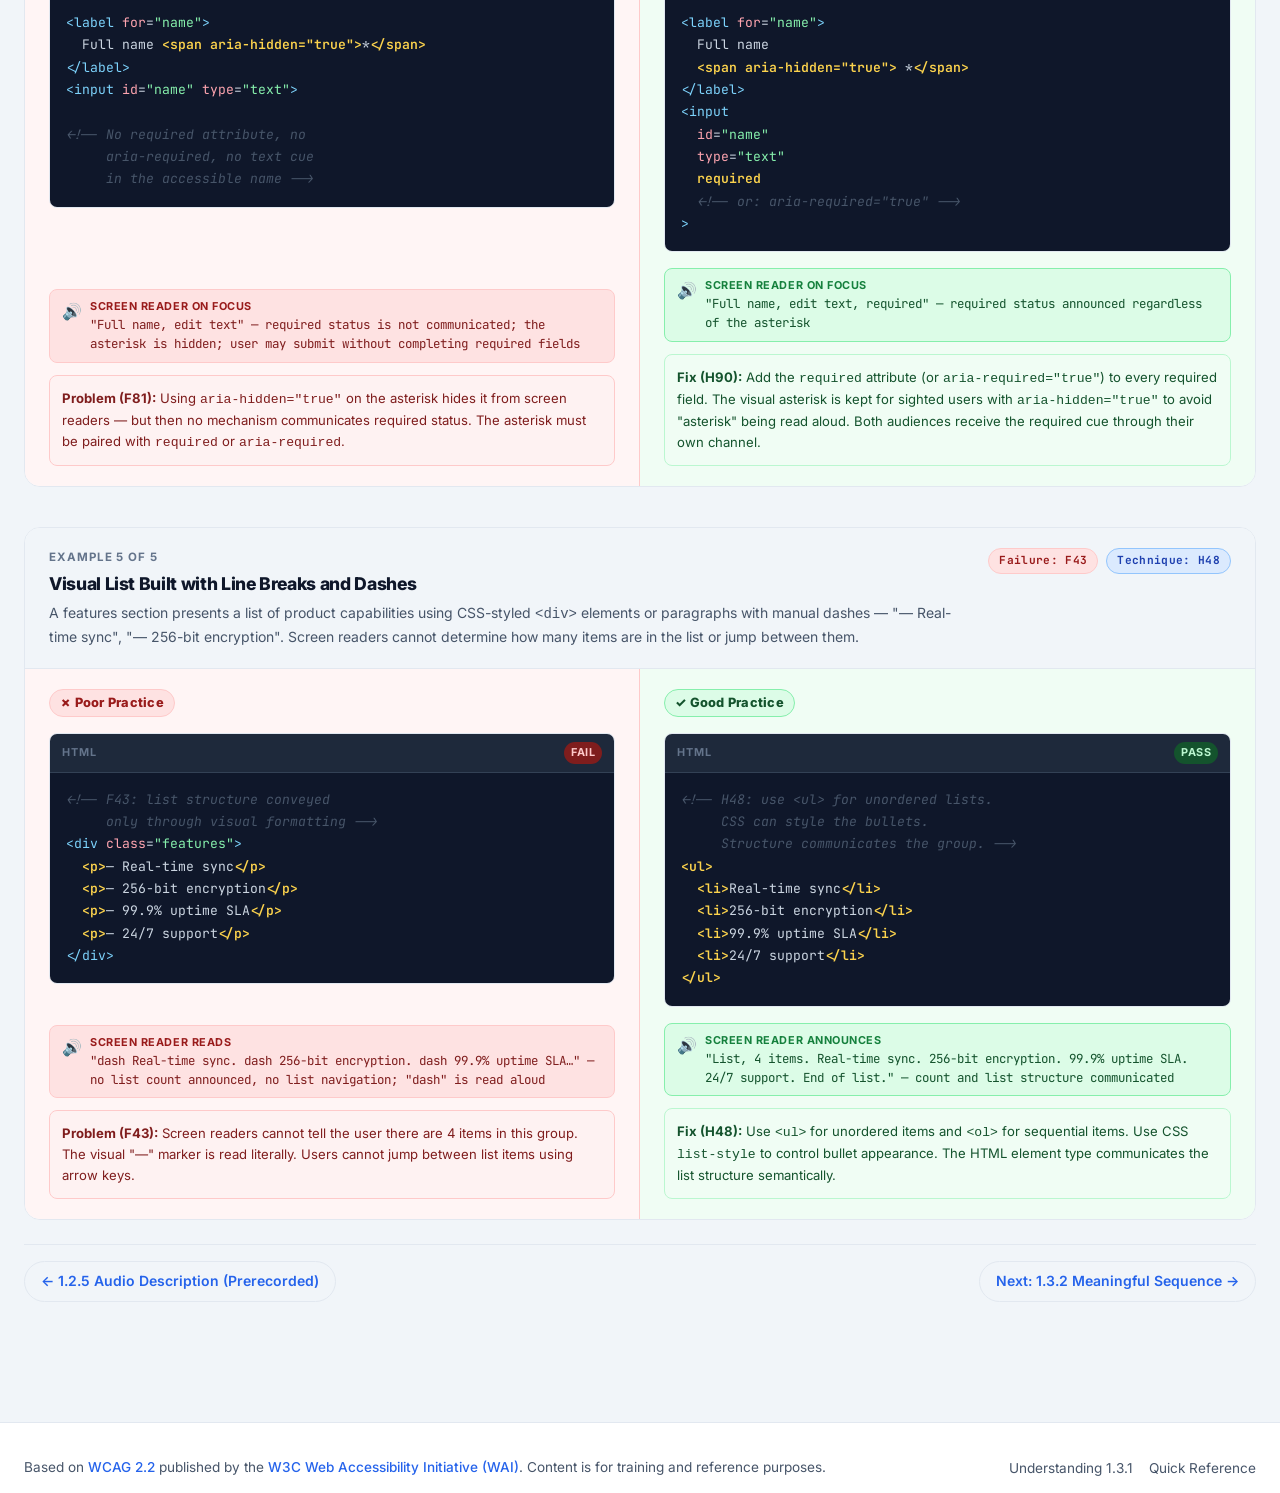
<file: criteria/1.3.1.html>
<!DOCTYPE html>
<html lang="en">
<head>
  <meta charset="UTF-8">
  <meta name="viewport" content="width=device-width, initial-scale=1.0">
  <meta name="description" content="Examples and guidance for WCAG 2.2 SC 1.3.1 Info and Relationships.">
  <title>1.3.1 Info and Relationships — WCAG 2.2 Accessibility Training</title>
  <link rel="preconnect" href="https://fonts.googleapis.com">
  <link rel="preconnect" href="https://fonts.gstatic.com" crossorigin>
  <link href="https://fonts.googleapis.com/css2?family=Inter:wght@400;500;600;700;800&family=JetBrains+Mono:wght@400;600;700&display=swap" rel="stylesheet">
  <link rel="stylesheet" href="../assets/css/styles.css">
  <link rel="stylesheet" href="../assets/css/examples.css">
</head>
<body>
  <a href="#main" class="skip-link">Skip to main content</a>
  <header class="site-header" role="banner">
    <div class="container">
      <a href="../index.html" class="site-header__brand" aria-label="WCAG Accessibility Training home">
        <span class="site-header__logo" aria-hidden="true">A11y</span>
        <span class="site-header__title">Learning WCAG with Examples</span>
      </a>
      <nav class="site-header__nav" aria-label="Site navigation">
        <a href="../index.html" class="nav-link">Criteria</a>
        <a href="../about.html" class="nav-link">About WCAG</a>
      </nav>
    </div>
  </header>

  <main id="main" tabindex="-1">
    <div class="criterion-page-hero">
      <div class="container">
        <nav aria-label="Breadcrumb">
          <ol class="breadcrumb">
            <li><a href="../index.html">All Criteria</a></li>
            <li aria-hidden="true">›</li>
            <li>1.3 Adaptable</li>
            <li aria-hidden="true">›</li>
            <li aria-current="page">1.3.1 Info and Relationships</li>
          </ol>
        </nav>
        <div class="criterion-hero-body">
          <div class="criterion-hero-text">
            <div class="criterion-page-meta">
              <span class="badge badge--level-a">Level A</span>
              <span class="badge badge--v20">WCAG 2.0</span>
              <span class="criterion-guideline">1.3 Adaptable</span>
            </div>
            <h1>1.3.1 Info and Relationships</h1>
            <p class="criterion-page-description">
              Information, structure, and relationships conveyed through visual presentation can be
              programmatically determined or are available in text. If something looks like a heading,
              acts like a table header, or appears required — the markup must express that meaning.
            </p>
            <div class="criterion-hero-actions">
              <a href="https://www.w3.org/WAI/WCAG22/Understanding/info-and-relationships"
                 class="btn btn--outline-green" target="_blank" rel="noopener noreferrer">
                W3C Understanding 1.3.1 ↗
              </a>
            </div>
          </div>
          <aside class="criterion-hero-sidebar" aria-label="Quick reference">
            <dl class="criterion-quick-info">
              <div class="quick-info-item"><dt class="quick-info-item__label">Criterion</dt><dd class="quick-info-item__value">1.3.1</dd></div>
              <div class="quick-info-item"><dt class="quick-info-item__label">Level</dt><dd class="quick-info-item__value">A (Minimum)</dd></div>
              <div class="quick-info-item"><dt class="quick-info-item__label">Principle</dt><dd class="quick-info-item__value">1. Perceivable</dd></div>
              <div class="quick-info-item"><dt class="quick-info-item__label">WCAG Version</dt><dd class="quick-info-item__value">2.0 (2008)</dd></div>
              <div class="quick-info-item"><dt class="quick-info-item__label">Examples below</dt><dd class="quick-info-item__value">5 scenarios</dd></div>
            </dl>
          </aside>
        </div>
      </div>
    </div>

    <div class="criterion-page-content">
      <div class="container">

        <section class="content-section" aria-labelledby="intent-heading">
          <h2 id="intent-heading">Intent</h2>
          <div class="intent-box">
            <p>
              Sighted users perceive structure visually — headings look larger and bolder, table
              headers appear different from data cells, required fields are marked with an asterisk.
              This criterion requires that the same structural meaning be available
              <em>programmatically</em> — encoded in the HTML so that assistive technologies
              (screen readers, braille displays) can expose it to users who cannot see the
              visual presentation.
            </p>
            <p>The key principle: <strong>if it looks like structure, it must be marked up as structure.</strong></p>
            <ul style="margin:0.75rem 0;padding-left:1.5rem;display:flex;flex-direction:column;gap:0.4rem;">
              <li>Text styled to look like a heading → must be a <code>&lt;h1&gt;</code>–<code>&lt;h6&gt;</code> element</li>
              <li>A row of cells acting as column headers → must use <code>&lt;th&gt;</code> not <code>&lt;td&gt;</code></li>
              <li>Fields grouped together → must use <code>&lt;fieldset&gt;</code> + <code>&lt;legend&gt;</code></li>
              <li>Required status conveyed by red asterisk → must also be in the label or via ARIA</li>
            </ul>
          </div>
        </section>

        <section class="content-section" aria-labelledby="examples-heading">
          <h2 id="examples-heading">Examples</h2>
          <div class="examples-list">

            <!-- Example 1: Table with no headers -->
            <article class="example" id="ex-table-no-headers" aria-labelledby="ex1-title">
              <div class="example__header">
                <div class="example__title-group">
                  <p class="example__number">Example 1 of 5</p>
                  <h3 class="example__title" id="ex1-title">Data Table with No Header Cells</h3>
                  <p class="example__scenario">A pricing table displays plan names, monthly costs, and feature limits. Visually the top row clearly acts as column headers. But the HTML uses only <code>&lt;td&gt;</code> throughout — screen readers announce data cells without any column association.</p>
                </div>
                <div class="example__tags">
                  <span class="tag tag--failure">Failure: F91</span>
                  <span class="tag tag--technique">Technique: H51</span>
                </div>
              </div>
              <div class="example__pair">
                <div class="example__col example__col--bad">
                  <div class="example__col-header"><span class="practice-badge practice-badge--bad">✗ Poor Practice</span></div>
                  <div class="example__preview" aria-label="Rendered table">
                    <span class="preview-label">Rendered output</span>
                    <div aria-hidden="true" style="overflow-x:auto;">
                      <table style="width:100%;border-collapse:collapse;font-size:0.7rem;">
                        <tbody>
                          <tr style="background:#1e293b;font-weight:700;color:#94a3b8;">
                            <td style="padding:6px 10px;border:1px solid #334155;">Plan</td>
                            <td style="padding:6px 10px;border:1px solid #334155;">Price/mo</td>
                            <td style="padding:6px 10px;border:1px solid #334155;">Users</td>
                          </tr>
                          <tr style="background:#0f172a;color:#e2e8f0;">
                            <td style="padding:6px 10px;border:1px solid #334155;">Starter</td>
                            <td style="padding:6px 10px;border:1px solid #334155;">£9</td>
                            <td style="padding:6px 10px;border:1px solid #334155;">1–5</td>
                          </tr>
                          <tr style="background:#0f172a;color:#e2e8f0;">
                            <td style="padding:6px 10px;border:1px solid #334155;">Pro</td>
                            <td style="padding:6px 10px;border:1px solid #334155;">£29</td>
                            <td style="padding:6px 10px;border:1px solid #334155;">Up to 20</td>
                          </tr>
                        </tbody>
                      </table>
                    </div>
                    <p style="font-size:0.68rem;color:#ef4444;margin-top:6px;font-style:italic;">✗ Header row looks right but has no semantic markup</p>
                  </div>
                  <div class="example__code">
                    <div class="code-toolbar"><span class="code-lang">HTML</span><span class="code-status code-status--fail">FAIL</span></div>
                    <pre><code><span class="tok-tag">&lt;table&gt;</span>
  <span class="tok-tag">&lt;tr&gt;</span>
    <span class="tok-comment">&lt;!-- F91: header row uses &lt;td&gt;,
         not &lt;th&gt; --&gt;</span>
    <span class="tok-hi">&lt;td&gt;</span>Plan<span class="tok-hi">&lt;/td&gt;</span>
    <span class="tok-hi">&lt;td&gt;</span>Price/mo<span class="tok-hi">&lt;/td&gt;</span>
    <span class="tok-hi">&lt;td&gt;</span>Users<span class="tok-hi">&lt;/td&gt;</span>
  <span class="tok-tag">&lt;/tr&gt;</span>
  <span class="tok-tag">&lt;tr&gt;</span>
    <span class="tok-tag">&lt;td&gt;</span>Starter<span class="tok-tag">&lt;/td&gt;</span>
    <span class="tok-tag">&lt;td&gt;</span>£9<span class="tok-tag">&lt;/td&gt;</span>
    <span class="tok-tag">&lt;td&gt;</span>1–5<span class="tok-tag">&lt;/td&gt;</span>
  <span class="tok-tag">&lt;/tr&gt;</span>
<span class="tok-tag">&lt;/table&gt;</span></code></pre>
                  </div>
                  <div class="sr-output sr-output--bad" role="note"><span class="sr-output__icon" aria-hidden="true">🔊</span><span><span class="sr-output__label">Screen reader announces</span><span class="sr-output__text">"Table, 3 columns, 3 rows. Row 1: Plan, Price/mo, Users. Row 2: Starter, £9, 1–5." — no column-header relationship established</span></span></div>
                  <p class="example__note example__note--problem"><strong>Problem (F91):</strong> When navigating individual cells, a screen reader cannot tell the user which column header a cell belongs to. "£9" has no relationship to "Price/mo" in the markup.</p>
                </div>
                <div class="example__col example__col--good">
                  <div class="example__col-header"><span class="practice-badge practice-badge--good">✓ Good Practice</span></div>
                  <div class="example__preview" aria-label="Rendered table with proper markup">
                    <span class="preview-label">Same visual result — correct markup</span>
                    <div aria-hidden="true" style="overflow-x:auto;">
                      <table style="width:100%;border-collapse:collapse;font-size:0.7rem;">
                        <thead>
                          <tr style="background:#1e293b;">
                            <th style="padding:6px 10px;border:1px solid #334155;color:#6ee7b7;font-weight:700;text-align:left;">Plan</th>
                            <th style="padding:6px 10px;border:1px solid #334155;color:#6ee7b7;font-weight:700;text-align:left;">Price/mo</th>
                            <th style="padding:6px 10px;border:1px solid #334155;color:#6ee7b7;font-weight:700;text-align:left;">Users</th>
                          </tr>
                        </thead>
                        <tbody>
                          <tr style="background:#0f172a;color:#e2e8f0;">
                            <td style="padding:6px 10px;border:1px solid #334155;">Starter</td>
                            <td style="padding:6px 10px;border:1px solid #334155;">£9</td>
                            <td style="padding:6px 10px;border:1px solid #334155;">1–5</td>
                          </tr>
                          <tr style="background:#0f172a;color:#e2e8f0;">
                            <td style="padding:6px 10px;border:1px solid #334155;">Pro</td>
                            <td style="padding:6px 10px;border:1px solid #334155;">£29</td>
                            <td style="padding:6px 10px;border:1px solid #334155;">Up to 20</td>
                          </tr>
                        </tbody>
                      </table>
                    </div>
                    <p style="font-size:0.68rem;color:#047857;margin-top:6px;font-style:italic;">✓ &lt;th&gt; elements with &lt;thead&gt; establish column relationships</p>
                  </div>
                  <div class="example__code">
                    <div class="code-toolbar"><span class="code-lang">HTML</span><span class="code-status code-status--pass">PASS</span></div>
                    <pre><code><span class="tok-comment">&lt;!-- H51: use &lt;th&gt; for header cells
     scope attribute clarifies direction --&gt;</span>
<span class="tok-tag">&lt;table&gt;</span>
  <span class="tok-tag">&lt;caption&gt;</span>Pricing plans<span class="tok-tag">&lt;/caption&gt;</span>
  <span class="tok-tag">&lt;thead&gt;</span>
    <span class="tok-tag">&lt;tr&gt;</span>
      <span class="tok-hi">&lt;th scope="col"&gt;</span>Plan<span class="tok-hi">&lt;/th&gt;</span>
      <span class="tok-hi">&lt;th scope="col"&gt;</span>Price/mo<span class="tok-hi">&lt;/th&gt;</span>
      <span class="tok-hi">&lt;th scope="col"&gt;</span>Users<span class="tok-hi">&lt;/th&gt;</span>
    <span class="tok-tag">&lt;/tr&gt;</span>
  <span class="tok-tag">&lt;/thead&gt;</span>
  <span class="tok-tag">&lt;tbody&gt;</span>
    <span class="tok-tag">&lt;tr&gt;</span>
      <span class="tok-tag">&lt;td&gt;</span>Starter<span class="tok-tag">&lt;/td&gt;</span>
      <span class="tok-tag">&lt;td&gt;</span>£9<span class="tok-tag">&lt;/td&gt;</span>
      <span class="tok-tag">&lt;td&gt;</span>1–5<span class="tok-tag">&lt;/td&gt;</span>
    <span class="tok-tag">&lt;/tr&gt;</span>
  <span class="tok-tag">&lt;/tbody&gt;</span>
<span class="tok-tag">&lt;/table&gt;</span></code></pre>
                  </div>
                  <div class="sr-output sr-output--good" role="note"><span class="sr-output__icon" aria-hidden="true">🔊</span><span><span class="sr-output__label">Screen reader announces</span><span class="sr-output__text">"Table, Pricing plans, 3 columns, 2 rows. Row 1, Column 1: Starter. Price/mo: £9. Users: 1–5." — column headers announced with each cell</span></span></div>
                  <p class="example__note example__note--solution"><strong>Fix (H51):</strong> Use <code>&lt;th scope="col"&gt;</code> for column headers and <code>&lt;th scope="row"&gt;</code> for row headers. Wrap header rows in <code>&lt;thead&gt;</code> and data rows in <code>&lt;tbody&gt;</code>. Add a <code>&lt;caption&gt;</code> for the table's purpose.</p>
                </div>
              </div>
            </article>

            <!-- Example 2: Heading styled with CSS only -->
            <article class="example" id="ex-fake-heading" aria-labelledby="ex2-title">
              <div class="example__header">
                <div class="example__title-group">
                  <p class="example__number">Example 2 of 5</p>
                  <h3 class="example__title" id="ex2-title">Visual Heading Implemented with a &lt;div&gt;</h3>
                  <p class="example__scenario">A developer styles a <code>&lt;div&gt;</code> to look like a section heading — large, bold, and dark. Visually it functions as a heading. A screen reader user navigating by headings (a very common pattern) skips it entirely because it is not an <code>&lt;h1&gt;</code>–<code>&lt;h6&gt;</code> element.</p>
                </div>
                <div class="example__tags">
                  <span class="tag tag--failure">Failure: F2</span>
                  <span class="tag tag--technique">Technique: H42</span>
                </div>
              </div>
              <div class="example__pair">
                <div class="example__col example__col--bad">
                  <div class="example__col-header"><span class="practice-badge practice-badge--bad">✗ Poor Practice</span></div>
                  <div class="example__preview">
                    <span class="preview-label">Rendered output — looks like a heading</span>
                    <div aria-hidden="true" style="background:#0f172a;border-radius:8px;padding:16px;max-width:340px;">
                      <div style="font-size:1.1rem;font-weight:700;color:#e2e8f0;margin-bottom:6px;border-bottom:2px solid #2563eb;padding-bottom:6px;">Account Settings</div>
                      <p style="font-size:0.7rem;color:#94a3b8;margin:0;">Manage your profile, security, and notification preferences.</p>
                    </div>
                    <p style="font-size:0.68rem;color:#ef4444;margin-top:6px;font-style:italic;">✗ Looks like an h2 but is a &lt;div&gt; — invisible to heading navigation</p>
                  </div>
                  <div class="example__code">
                    <div class="code-toolbar"><span class="code-lang">HTML</span><span class="code-status code-status--fail">FAIL</span></div>
                    <pre><code><span class="tok-comment">&lt;!-- F2: heading conveyed visually
     but not in markup --&gt;</span>
<span class="tok-hi">&lt;div</span> <span class="tok-attr">class</span>=<span class="tok-val">"heading-styled"</span><span class="tok-hi">&gt;</span>
  Account Settings
<span class="tok-hi">&lt;/div&gt;</span>
<span class="tok-tag">&lt;p&gt;</span>Manage your profile…<span class="tok-tag">&lt;/p&gt;</span>

<span class="tok-comment">/* CSS only creates visual appearance */
.heading-styled {
  font-size: 1.4rem;
  font-weight: 700;
  border-bottom: 2px solid blue;
}</span></code></pre>
                  </div>
                  <div class="sr-output sr-output--bad" role="note"><span class="sr-output__icon" aria-hidden="true">🔊</span><span><span class="sr-output__label">When navigating by headings (H key)</span><span class="sr-output__text">"Account Settings" is skipped entirely — the section cannot be reached via heading navigation and has no heading level announced</span></span></div>
                  <p class="example__note example__note--problem"><strong>Problem (F2):</strong> Screen reader users frequently navigate a page by jumping between headings using a keyboard shortcut. A <code>&lt;div&gt;</code> styled to look like a heading is completely invisible to this navigation pattern.</p>
                </div>
                <div class="example__col example__col--good">
                  <div class="example__col-header"><span class="practice-badge practice-badge--good">✓ Good Practice</span></div>
                  <div class="example__code">
                    <div class="code-toolbar"><span class="code-lang">HTML</span><span class="code-status code-status--pass">PASS</span></div>
                    <pre><code><span class="tok-comment">&lt;!-- H42: use actual heading element.
     CSS still controls appearance.
     Structure comes from the tag. --&gt;</span>
<span class="tok-hi">&lt;h2</span> <span class="tok-attr">class</span>=<span class="tok-val">"section-heading"</span><span class="tok-hi">&gt;</span>
  Account Settings
<span class="tok-hi">&lt;/h2&gt;</span>
<span class="tok-tag">&lt;p&gt;</span>Manage your profile…<span class="tok-tag">&lt;/p&gt;</span>

<span class="tok-comment">/* Style the h2 — same visual result */
.section-heading {
  font-size: 1.4rem;
  font-weight: 700;
  border-bottom: 2px solid blue;
}</span></code></pre>
                  </div>
                  <div class="sr-output sr-output--good" role="note"><span class="sr-output__icon" aria-hidden="true">🔊</span><span><span class="sr-output__label">Screen reader announces</span><span class="sr-output__text">"Account Settings, heading level 2" — reachable via heading navigation; the section is now navigable</span></span></div>
                  <p class="example__note example__note--solution"><strong>Fix (H42):</strong> Replace the <code>&lt;div&gt;</code> with the appropriate heading level element (<code>&lt;h2&gt;</code>–<code>&lt;h6&gt;</code>). CSS still controls the visual appearance. The heading level should reflect the document outline, not the desired size.</p>
                </div>
              </div>
            </article>

            <!-- Example 3: Form without labels -->
            <article class="example" id="ex-no-labels" aria-labelledby="ex3-title">
              <div class="example__header">
                <div class="example__title-group">
                  <p class="example__number">Example 3 of 5</p>
                  <h3 class="example__title" id="ex3-title">Form Fields Without Programmatically Associated Labels</h3>
                  <p class="example__scenario">A login form uses placeholder text as the only labelling mechanism. The placeholder disappears when the user starts typing, leaving the field unlabelled. Screen readers announce placeholder text inconsistently and it vanishes from view — both sighted and non-sighted users are affected.</p>
                </div>
                <div class="example__tags">
                  <span class="tag tag--failure">Failure: F68</span>
                  <span class="tag tag--technique">Technique: H44</span>
                </div>
              </div>
              <div class="example__pair">
                <div class="example__col example__col--bad">
                  <div class="example__col-header"><span class="practice-badge practice-badge--bad">✗ Poor Practice</span></div>
                  <div class="example__preview">
                    <span class="preview-label">Login form — placeholders as labels</span>
                    <div aria-hidden="true" style="background:#1e293b;border-radius:8px;padding:16px;max-width:280px;display:flex;flex-direction:column;gap:10px;">
                      <input type="text" placeholder="Email address" tabindex="-1" style="background:#0f172a;border:1px solid #334155;border-radius:6px;padding:8px 12px;color:#64748b;font-size:0.75rem;width:100%;box-sizing:border-box;pointer-events:none;" readonly>
                      <input type="password" placeholder="Password" tabindex="-1" style="background:#0f172a;border:1px solid #334155;border-radius:6px;padding:8px 12px;color:#64748b;font-size:0.75rem;width:100%;box-sizing:border-box;pointer-events:none;" readonly>
                    </div>
                    <p style="font-size:0.68rem;color:#ef4444;margin-top:6px;font-style:italic;">✗ Placeholder disappears when user types — label is lost</p>
                  </div>
                  <div class="example__code">
                    <div class="code-toolbar"><span class="code-lang">HTML</span><span class="code-status code-status--fail">FAIL</span></div>
                    <pre><code><span class="tok-comment">&lt;!-- F68: no &lt;label&gt; associated --&gt;</span>
<span class="tok-tag">&lt;input</span>
  <span class="tok-attr">type</span>=<span class="tok-val">"email"</span>
  <span class="tok-hi">placeholder</span>=<span class="tok-val">"Email address"</span>
<span class="tok-tag">&gt;</span>
<span class="tok-tag">&lt;input</span>
  <span class="tok-attr">type</span>=<span class="tok-val">"password"</span>
  <span class="tok-hi">placeholder</span>=<span class="tok-val">"Password"</span>
<span class="tok-tag">&gt;</span>

<span class="tok-comment">&lt;!-- placeholder is not a label:
     - Disappears on focus/input
     - Often low contrast
     - Not consistently exposed by AT --&gt;</span></code></pre>
                  </div>
                  <div class="sr-output sr-output--bad" role="note"><span class="sr-output__icon" aria-hidden="true">🔊</span><span><span class="sr-output__label">Screen reader on focus</span><span class="sr-output__text">"Edit text" (placeholder text may or may not be read — varies by AT). Once user starts typing: field has no label; "edit blank"</span></span></div>
                </div>
                <div class="example__col example__col--good">
                  <div class="example__col-header"><span class="practice-badge practice-badge--good">✓ Good Practice</span></div>
                  <div class="example__preview">
                    <span class="preview-label">Form with visible labels</span>
                    <div aria-hidden="true" style="background:#1e293b;border-radius:8px;padding:16px;max-width:280px;display:flex;flex-direction:column;gap:10px;">
                      <div style="display:flex;flex-direction:column;gap:4px;">
                        <label style="font-size:0.68rem;color:#94a3b8;font-weight:600;">Email address</label>
                        <input type="text" tabindex="-1" style="background:#0f172a;border:1px solid #334155;border-radius:6px;padding:8px 12px;color:#e2e8f0;font-size:0.75rem;width:100%;box-sizing:border-box;pointer-events:none;" readonly>
                      </div>
                      <div style="display:flex;flex-direction:column;gap:4px;">
                        <label style="font-size:0.68rem;color:#94a3b8;font-weight:600;">Password</label>
                        <input type="text" tabindex="-1" style="background:#0f172a;border:1px solid #334155;border-radius:6px;padding:8px 12px;color:#e2e8f0;font-size:0.75rem;width:100%;box-sizing:border-box;pointer-events:none;" readonly>
                      </div>
                    </div>
                    <p style="font-size:0.68rem;color:#047857;margin-top:6px;font-style:italic;">✓ Visible label always present, programmatically associated</p>
                  </div>
                  <div class="example__code">
                    <div class="code-toolbar"><span class="code-lang">HTML</span><span class="code-status code-status--pass">PASS</span></div>
                    <pre><code><span class="tok-comment">&lt;!-- H44: &lt;label for&gt; associates
     label with input by id --&gt;</span>
<span class="tok-tag">&lt;div&gt;</span>
  <span class="tok-hi">&lt;label</span> <span class="tok-attr">for</span>=<span class="tok-val">"email"</span><span class="tok-hi">&gt;</span>Email address<span class="tok-hi">&lt;/label&gt;</span>
  <span class="tok-tag">&lt;input</span>
    <span class="tok-hi">id</span>=<span class="tok-val">"email"</span>
    <span class="tok-attr">type</span>=<span class="tok-val">"email"</span>
    <span class="tok-attr">autocomplete</span>=<span class="tok-val">"email"</span>
  <span class="tok-tag">&gt;</span>
<span class="tok-tag">&lt;/div&gt;</span>
<span class="tok-tag">&lt;div&gt;</span>
  <span class="tok-hi">&lt;label</span> <span class="tok-attr">for</span>=<span class="tok-val">"password"</span><span class="tok-hi">&gt;</span>Password<span class="tok-hi">&lt;/label&gt;</span>
  <span class="tok-tag">&lt;input</span>
    <span class="tok-hi">id</span>=<span class="tok-val">"password"</span>
    <span class="tok-attr">type</span>=<span class="tok-val">"password"</span>
    <span class="tok-attr">autocomplete</span>=<span class="tok-val">"current-password"</span>
  <span class="tok-tag">&gt;</span>
<span class="tok-tag">&lt;/div&gt;</span></code></pre>
                  </div>
                  <div class="sr-output sr-output--good" role="note"><span class="sr-output__icon" aria-hidden="true">🔊</span><span><span class="sr-output__label">Screen reader on focus</span><span class="sr-output__text">"Email address, edit text" — label is permanent, does not disappear when the user types</span></span></div>
                  <p class="example__note example__note--solution"><strong>Fix (H44):</strong> Use <code>&lt;label for="id"&gt;</code> paired with a matching <code>id</code> on the input. The label remains visible and associated permanently. Use placeholder text as supplementary hint only, never as the only label.</p>
                </div>
              </div>
            </article>

            <!-- Example 4: Required field indication -->
            <article class="example" id="ex-required-field" aria-labelledby="ex4-title">
              <div class="example__header">
                <div class="example__title-group">
                  <p class="example__number">Example 4 of 5</p>
                  <h3 class="example__title" id="ex4-title">Required Fields Indicated by Visual Asterisk Only</h3>
                  <p class="example__scenario">A registration form marks required fields with a red asterisk (*). The key explaining "* = required" appears at the top of the form. The asterisk is a visual character inside the label — screen readers announce "asterisk" or ignore it, and the programmatic required state is never communicated.</p>
                </div>
                <div class="example__tags">
                  <span class="tag tag--failure">Failure: F81</span>
                  <span class="tag tag--technique">Technique: H90</span>
                </div>
              </div>
              <div class="example__pair">
                <div class="example__col example__col--bad">
                  <div class="example__col-header"><span class="practice-badge practice-badge--bad">✗ Poor Practice</span></div>
                  <div class="example__code">
                    <div class="code-toolbar"><span class="code-lang">HTML</span><span class="code-status code-status--fail">FAIL</span></div>
                    <pre><code><span class="tok-comment">&lt;!-- F81: required communicated
     only through visual asterisk --&gt;</span>
<span class="tok-tag">&lt;p&gt;</span>Fields marked * are required<span class="tok-tag">&lt;/p&gt;</span>

<span class="tok-tag">&lt;label</span> <span class="tok-attr">for</span>=<span class="tok-val">"name"</span><span class="tok-tag">&gt;</span>
  Full name <span class="tok-hi">&lt;span aria-hidden="true"&gt;</span>*<span class="tok-hi">&lt;/span&gt;</span>
<span class="tok-tag">&lt;/label&gt;</span>
<span class="tok-tag">&lt;input</span> <span class="tok-attr">id</span>=<span class="tok-val">"name"</span> <span class="tok-attr">type</span>=<span class="tok-val">"text"</span><span class="tok-tag">&gt;</span>

<span class="tok-comment">&lt;!-- No required attribute, no
     aria-required, no text cue
     in the accessible name --&gt;</span></code></pre>
                  </div>
                  <div class="sr-output sr-output--bad" role="note"><span class="sr-output__icon" aria-hidden="true">🔊</span><span><span class="sr-output__label">Screen reader on focus</span><span class="sr-output__text">"Full name, edit text" — required status is not communicated; the asterisk is hidden; user may submit without completing required fields</span></span></div>
                  <p class="example__note example__note--problem"><strong>Problem (F81):</strong> Using <code>aria-hidden="true"</code> on the asterisk hides it from screen readers — but then no mechanism communicates required status. The asterisk must be paired with <code>required</code> or <code>aria-required</code>.</p>
                </div>
                <div class="example__col example__col--good">
                  <div class="example__col-header"><span class="practice-badge practice-badge--good">✓ Good Practice</span></div>
                  <div class="example__code">
                    <div class="code-toolbar"><span class="code-lang">HTML</span><span class="code-status code-status--pass">PASS</span></div>
                    <pre><code><span class="tok-comment">&lt;!-- H90: visual asterisk + programmatic
     required attribute together --&gt;</span>
<span class="tok-tag">&lt;p&gt;</span>Fields marked * are required<span class="tok-tag">&lt;/p&gt;</span>

<span class="tok-tag">&lt;label</span> <span class="tok-attr">for</span>=<span class="tok-val">"name"</span><span class="tok-tag">&gt;</span>
  Full name
  <span class="tok-hi">&lt;span aria-hidden="true"&gt;</span> *<span class="tok-hi">&lt;/span&gt;</span>
<span class="tok-tag">&lt;/label&gt;</span>
<span class="tok-tag">&lt;input</span>
  <span class="tok-attr">id</span>=<span class="tok-val">"name"</span>
  <span class="tok-attr">type</span>=<span class="tok-val">"text"</span>
  <span class="tok-hi">required</span>
  <span class="tok-comment">&lt;!-- or: aria-required="true" --&gt;</span>
<span class="tok-tag">&gt;</span></code></pre>
                  </div>
                  <div class="sr-output sr-output--good" role="note"><span class="sr-output__icon" aria-hidden="true">🔊</span><span><span class="sr-output__label">Screen reader on focus</span><span class="sr-output__text">"Full name, edit text, required" — required status announced regardless of the asterisk</span></span></div>
                  <p class="example__note example__note--solution"><strong>Fix (H90):</strong> Add the <code>required</code> attribute (or <code>aria-required="true"</code>) to every required field. The visual asterisk is kept for sighted users with <code>aria-hidden="true"</code> to avoid "asterisk" being read aloud. Both audiences receive the required cue through their own channel.</p>
                </div>
              </div>
            </article>

            <!-- Example 5: List content not using list markup -->
            <article class="example" id="ex-fake-list" aria-labelledby="ex5-title">
              <div class="example__header">
                <div class="example__title-group">
                  <p class="example__number">Example 5 of 5</p>
                  <h3 class="example__title" id="ex5-title">Visual List Built with Line Breaks and Dashes</h3>
                  <p class="example__scenario">A features section presents a list of product capabilities using CSS-styled <code>&lt;div&gt;</code> elements or paragraphs with manual dashes — "— Real-time sync", "— 256-bit encryption". Screen readers cannot determine how many items are in the list or jump between them.</p>
                </div>
                <div class="example__tags">
                  <span class="tag tag--failure">Failure: F43</span>
                  <span class="tag tag--technique">Technique: H48</span>
                </div>
              </div>
              <div class="example__pair">
                <div class="example__col example__col--bad">
                  <div class="example__col-header"><span class="practice-badge practice-badge--bad">✗ Poor Practice</span></div>
                  <div class="example__code">
                    <div class="code-toolbar"><span class="code-lang">HTML</span><span class="code-status code-status--fail">FAIL</span></div>
                    <pre><code><span class="tok-comment">&lt;!-- F43: list structure conveyed
     only through visual formatting --&gt;</span>
<span class="tok-tag">&lt;div</span> <span class="tok-attr">class</span>=<span class="tok-val">"features"</span><span class="tok-tag">&gt;</span>
  <span class="tok-hi">&lt;p&gt;</span>— Real-time sync<span class="tok-hi">&lt;/p&gt;</span>
  <span class="tok-hi">&lt;p&gt;</span>— 256-bit encryption<span class="tok-hi">&lt;/p&gt;</span>
  <span class="tok-hi">&lt;p&gt;</span>— 99.9% uptime SLA<span class="tok-hi">&lt;/p&gt;</span>
  <span class="tok-hi">&lt;p&gt;</span>— 24/7 support<span class="tok-hi">&lt;/p&gt;</span>
<span class="tok-tag">&lt;/div&gt;</span></code></pre>
                  </div>
                  <div class="sr-output sr-output--bad" role="note"><span class="sr-output__icon" aria-hidden="true">🔊</span><span><span class="sr-output__label">Screen reader reads</span><span class="sr-output__text">"dash Real-time sync. dash 256-bit encryption. dash 99.9% uptime SLA…" — no list count announced, no list navigation; "dash" is read aloud</span></span></div>
                  <p class="example__note example__note--problem"><strong>Problem (F43):</strong> Screen readers cannot tell the user there are 4 items in this group. The visual "—" marker is read literally. Users cannot jump between list items using arrow keys.</p>
                </div>
                <div class="example__col example__col--good">
                  <div class="example__col-header"><span class="practice-badge practice-badge--good">✓ Good Practice</span></div>
                  <div class="example__code">
                    <div class="code-toolbar"><span class="code-lang">HTML</span><span class="code-status code-status--pass">PASS</span></div>
                    <pre><code><span class="tok-comment">&lt;!-- H48: use &lt;ul&gt; for unordered lists.
     CSS can style the bullets.
     Structure communicates the group. --&gt;</span>
<span class="tok-hi">&lt;ul&gt;</span>
  <span class="tok-hi">&lt;li&gt;</span>Real-time sync<span class="tok-hi">&lt;/li&gt;</span>
  <span class="tok-hi">&lt;li&gt;</span>256-bit encryption<span class="tok-hi">&lt;/li&gt;</span>
  <span class="tok-hi">&lt;li&gt;</span>99.9% uptime SLA<span class="tok-hi">&lt;/li&gt;</span>
  <span class="tok-hi">&lt;li&gt;</span>24/7 support<span class="tok-hi">&lt;/li&gt;</span>
<span class="tok-hi">&lt;/ul&gt;</span></code></pre>
                  </div>
                  <div class="sr-output sr-output--good" role="note"><span class="sr-output__icon" aria-hidden="true">🔊</span><span><span class="sr-output__label">Screen reader announces</span><span class="sr-output__text">"List, 4 items. Real-time sync. 256-bit encryption. 99.9% uptime SLA. 24/7 support. End of list." — count and list structure communicated</span></span></div>
                  <p class="example__note example__note--solution"><strong>Fix (H48):</strong> Use <code>&lt;ul&gt;</code> for unordered items and <code>&lt;ol&gt;</code> for sequential items. Use CSS <code>list-style</code> to control bullet appearance. The HTML element type communicates the list structure semantically.</p>
                </div>
              </div>
            </article>

          </div>

          <nav class="criterion-nav" aria-label="Criterion navigation">
            <a href="1.2.5.html" class="criterion-nav__link">← 1.2.5 Audio Description (Prerecorded)</a>
            <a href="1.3.2.html" class="criterion-nav__link">Next: 1.3.2 Meaningful Sequence →</a>
          </nav>
        </section>

      </div>
    </div>
  </main>

  <footer class="site-footer" role="contentinfo">
    <div class="container">
      <p class="footer-text">Based on <a href="https://www.w3.org/TR/WCAG22/" rel="noopener noreferrer" target="_blank">WCAG 2.2</a> published by the <a href="https://www.w3.org/WAI/" rel="noopener noreferrer" target="_blank">W3C Web Accessibility Initiative (WAI)</a>. Content is for training and reference purposes.</p>
      <ul class="footer-links" aria-label="Footer links">
        <li><a href="https://www.w3.org/WAI/WCAG22/Understanding/info-and-relationships" rel="noopener noreferrer" target="_blank">Understanding 1.3.1</a></li>
        <li><a href="https://www.w3.org/WAI/WCAG22/quickref/#info-and-relationships" rel="noopener noreferrer" target="_blank">Quick Reference</a></li>
      </ul>
    </div>
  </footer>
</body>
</html>
</file>
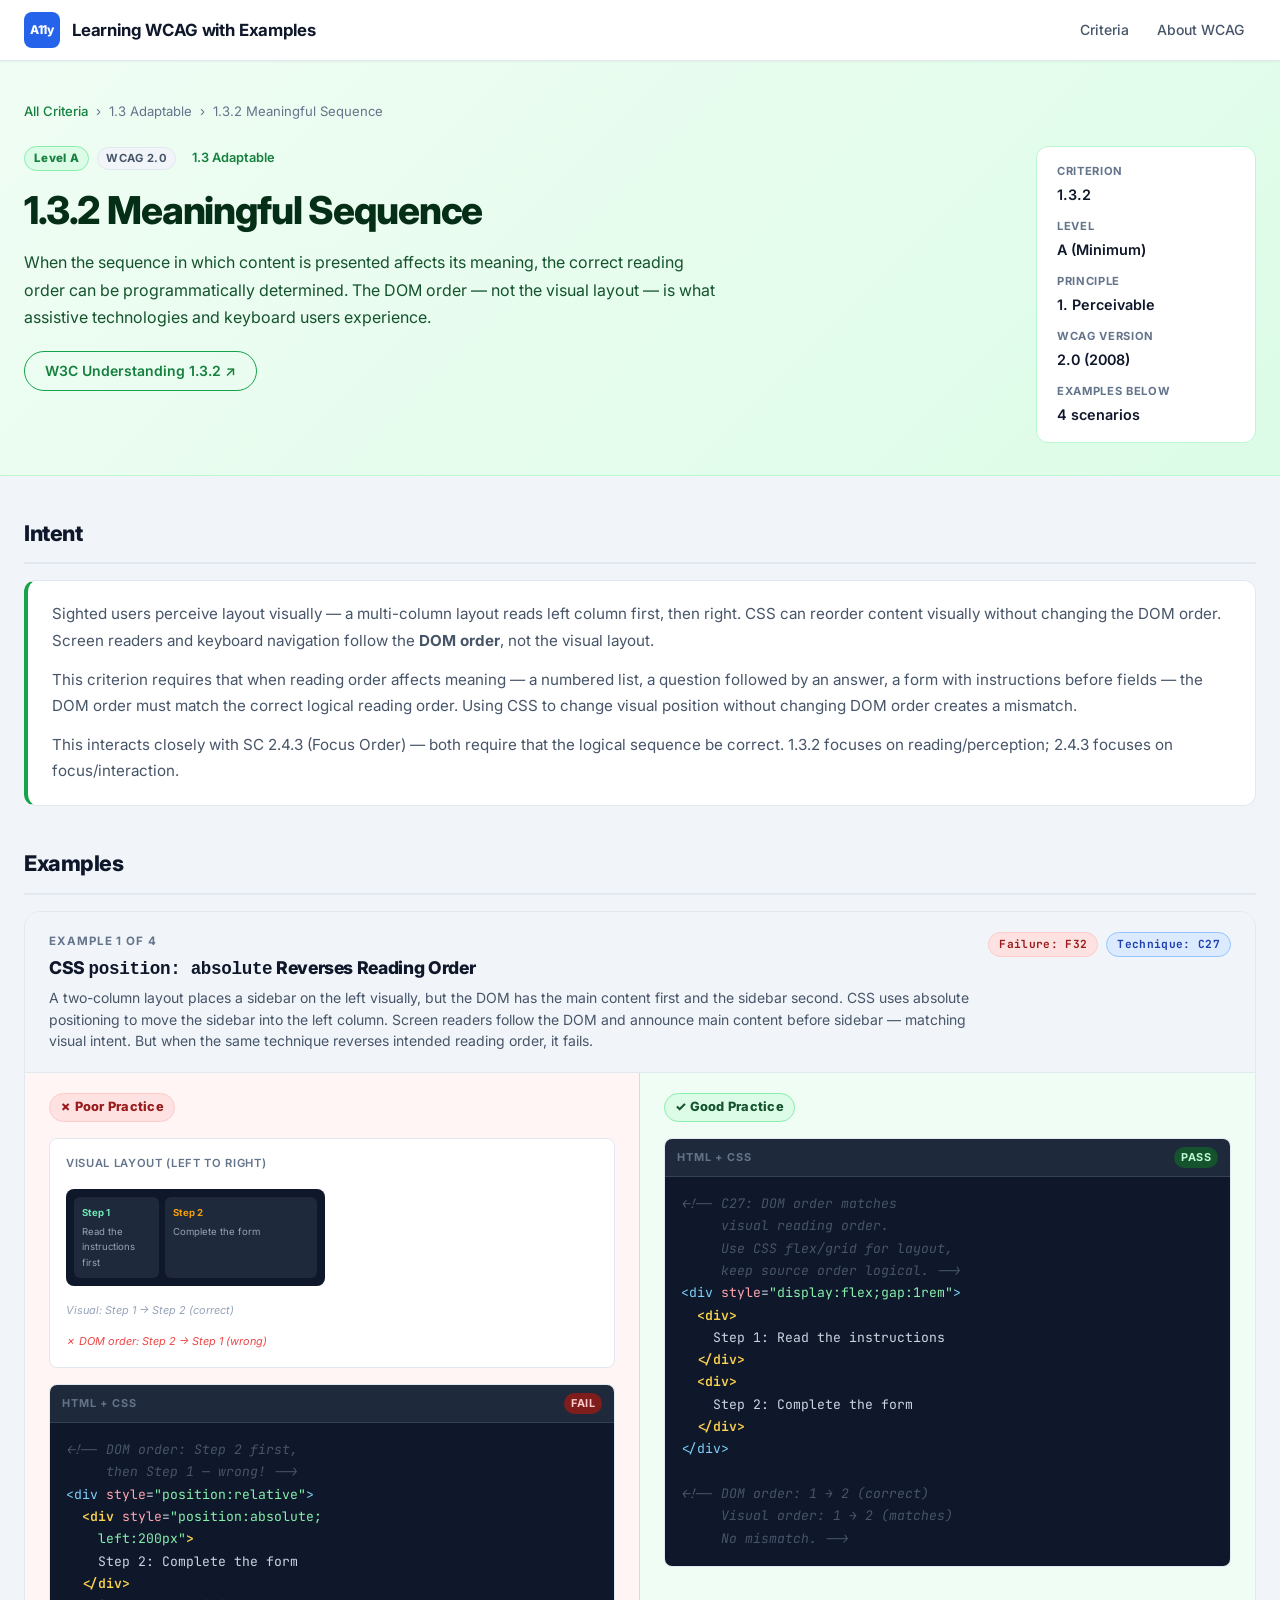
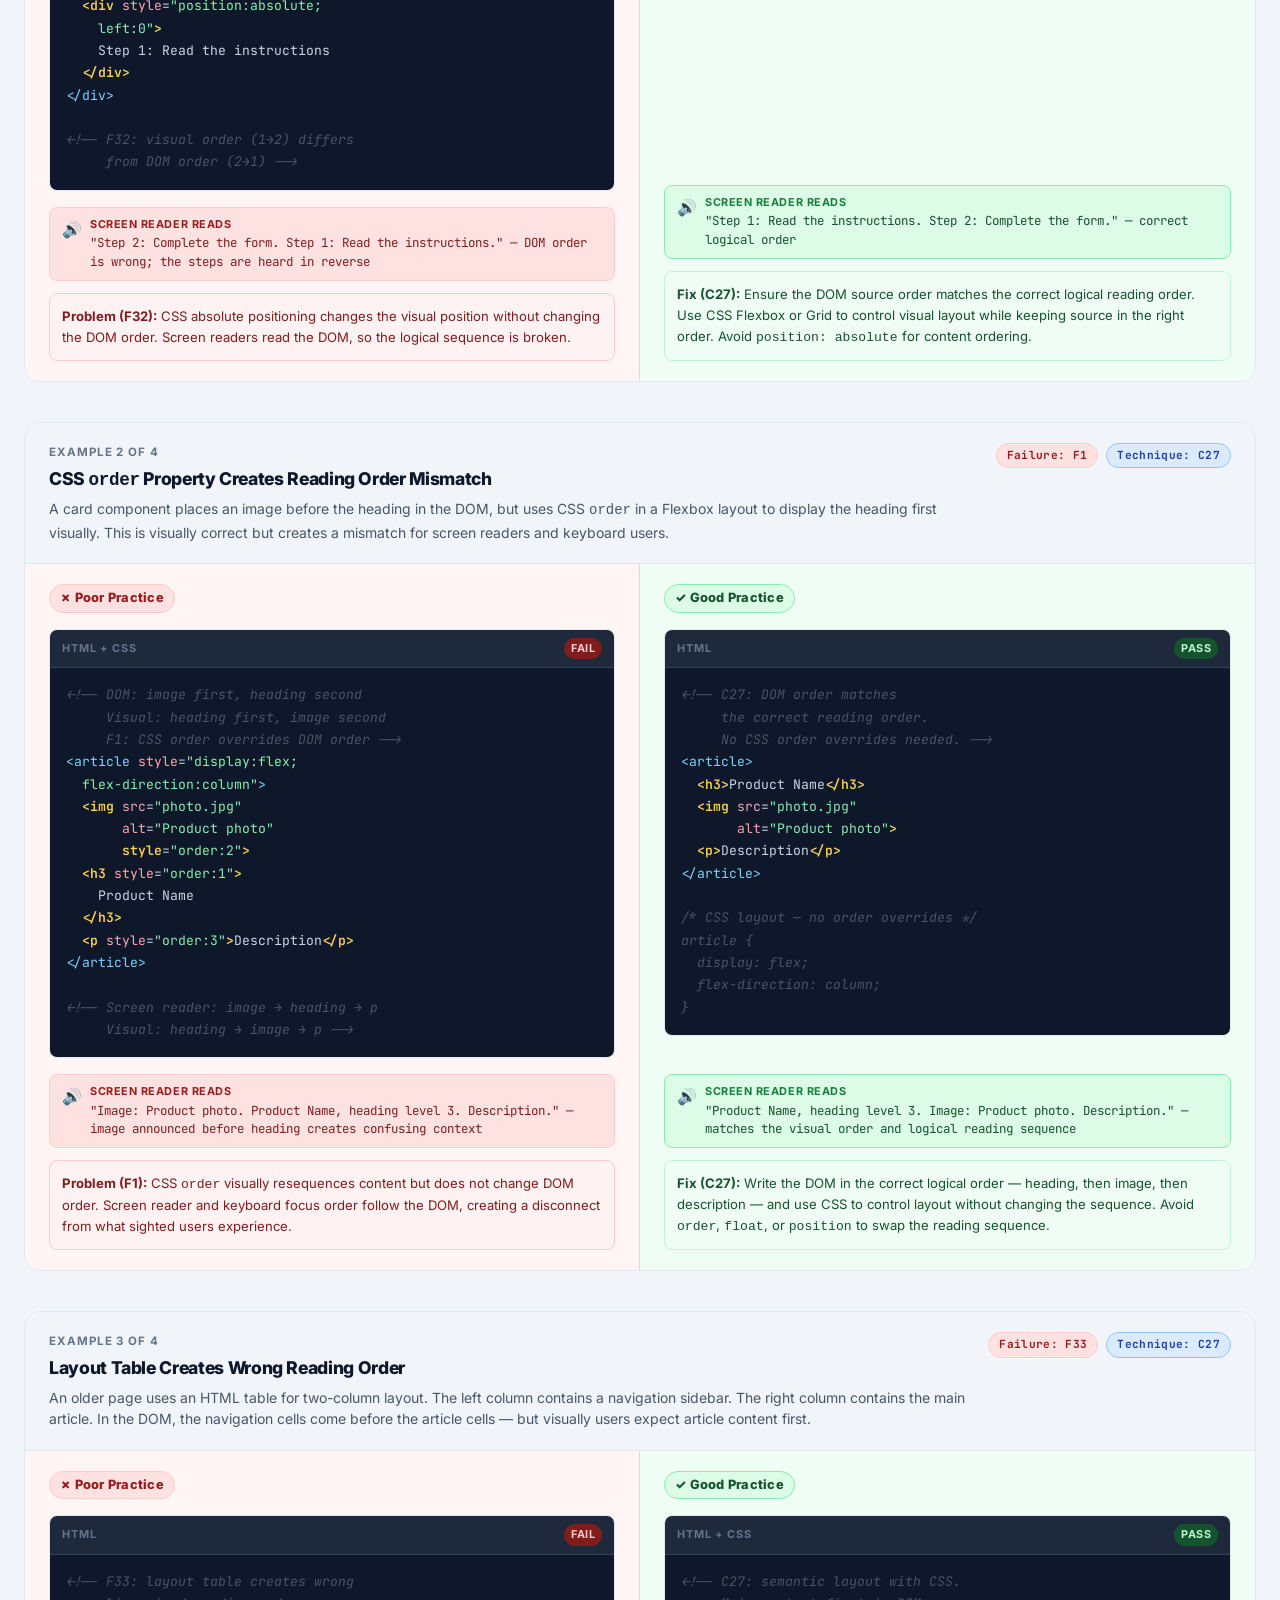
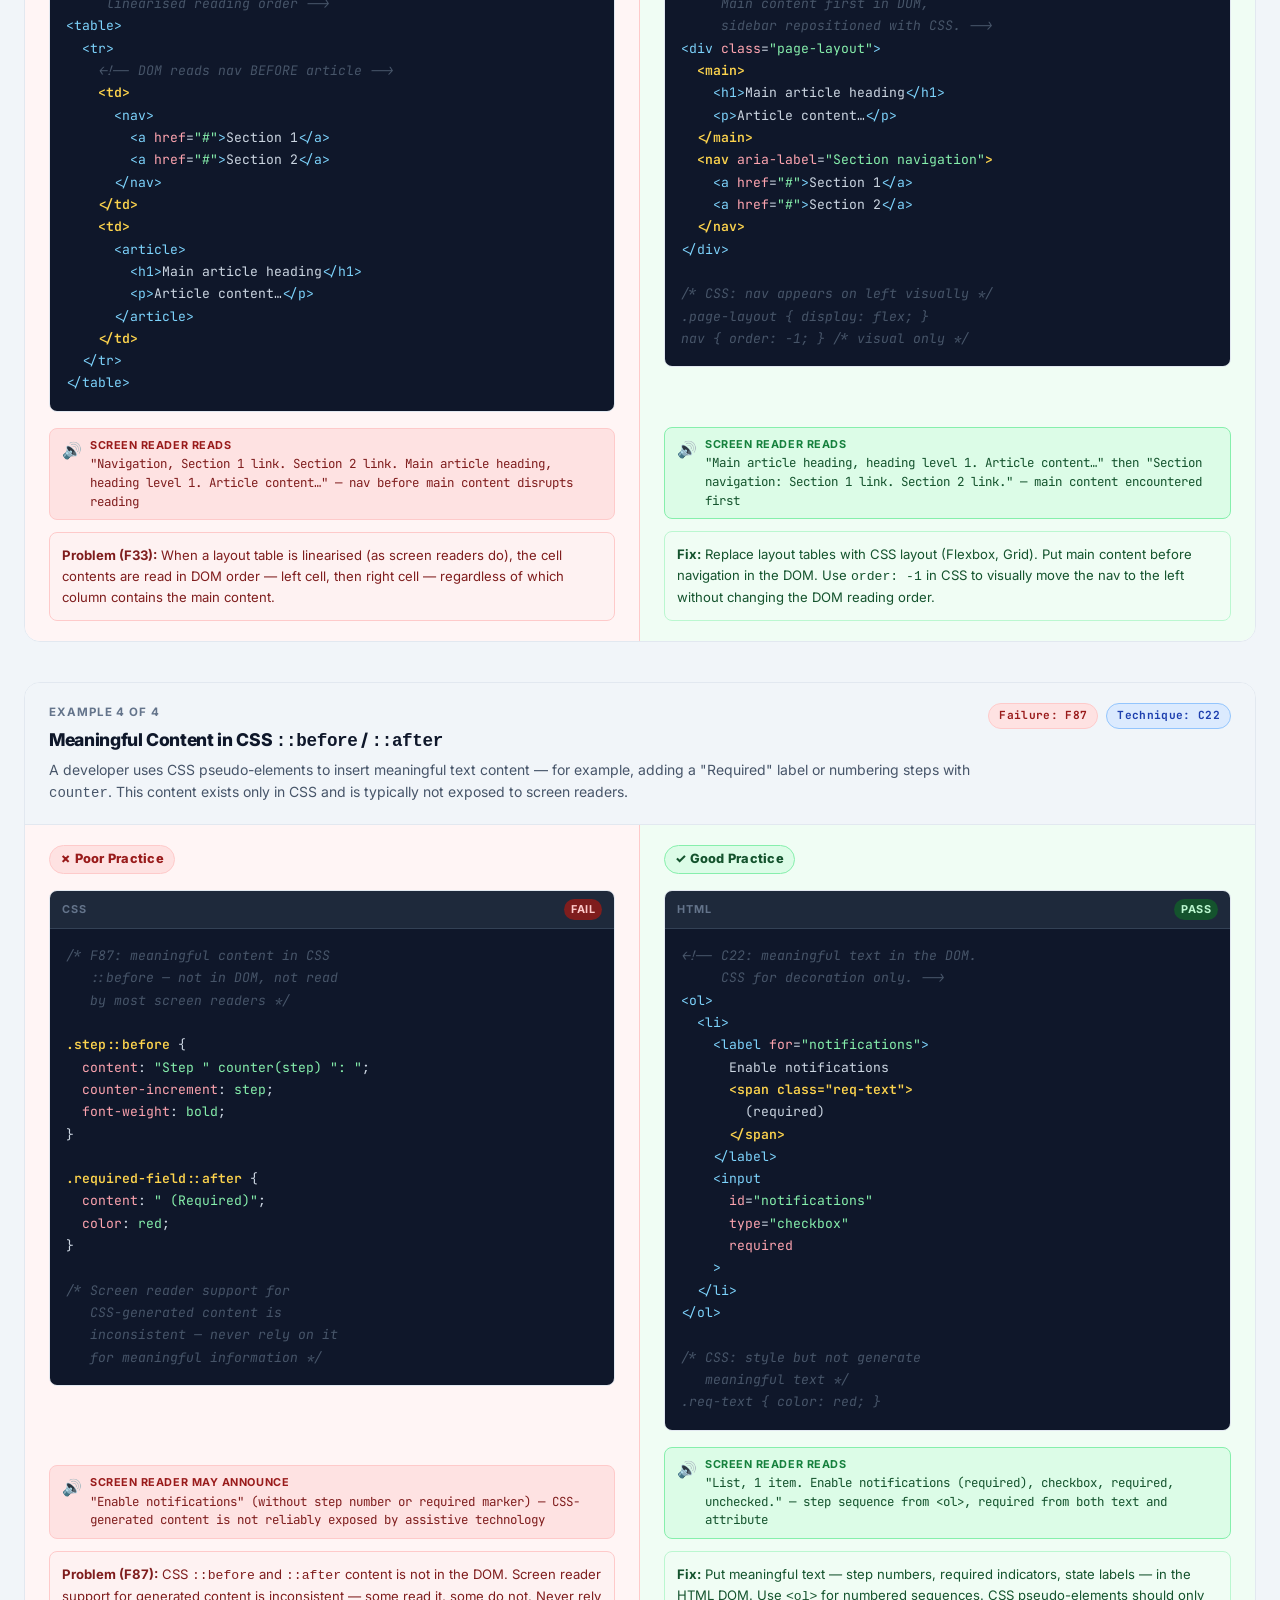
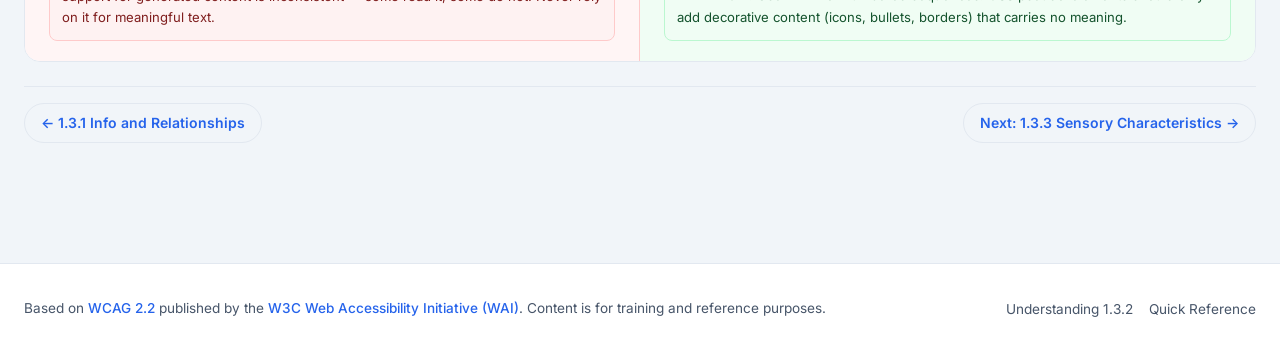
<file: criteria/1.3.2.html>
<!DOCTYPE html>
<html lang="en">
<head>
  <meta charset="UTF-8">
  <meta name="viewport" content="width=device-width, initial-scale=1.0">
  <meta name="description" content="Examples and guidance for WCAG 2.2 SC 1.3.2 Meaningful Sequence.">
  <title>1.3.2 Meaningful Sequence — WCAG 2.2 Accessibility Training</title>
  <link rel="preconnect" href="https://fonts.googleapis.com">
  <link rel="preconnect" href="https://fonts.gstatic.com" crossorigin>
  <link href="https://fonts.googleapis.com/css2?family=Inter:wght@400;500;600;700;800&family=JetBrains+Mono:wght@400;600;700&display=swap" rel="stylesheet">
  <link rel="stylesheet" href="../assets/css/styles.css">
  <link rel="stylesheet" href="../assets/css/examples.css">
</head>
<body>
  <a href="#main" class="skip-link">Skip to main content</a>
  <header class="site-header" role="banner">
    <div class="container">
      <a href="../index.html" class="site-header__brand" aria-label="WCAG Accessibility Training home">
        <span class="site-header__logo" aria-hidden="true">A11y</span>
        <span class="site-header__title">Learning WCAG with Examples</span>
      </a>
      <nav class="site-header__nav" aria-label="Site navigation">
        <a href="../index.html" class="nav-link">Criteria</a>
        <a href="../about.html" class="nav-link">About WCAG</a>
      </nav>
    </div>
  </header>

  <main id="main" tabindex="-1">
    <div class="criterion-page-hero">
      <div class="container">
        <nav aria-label="Breadcrumb">
          <ol class="breadcrumb">
            <li><a href="../index.html">All Criteria</a></li>
            <li aria-hidden="true">›</li>
            <li>1.3 Adaptable</li>
            <li aria-hidden="true">›</li>
            <li aria-current="page">1.3.2 Meaningful Sequence</li>
          </ol>
        </nav>
        <div class="criterion-hero-body">
          <div class="criterion-hero-text">
            <div class="criterion-page-meta">
              <span class="badge badge--level-a">Level A</span>
              <span class="badge badge--v20">WCAG 2.0</span>
              <span class="criterion-guideline">1.3 Adaptable</span>
            </div>
            <h1>1.3.2 Meaningful Sequence</h1>
            <p class="criterion-page-description">
              When the sequence in which content is presented affects its meaning, the correct reading
              order can be programmatically determined. The DOM order — not the visual layout — is
              what assistive technologies and keyboard users experience.
            </p>
            <div class="criterion-hero-actions">
              <a href="https://www.w3.org/WAI/WCAG22/Understanding/meaningful-sequence"
                 class="btn btn--outline-green" target="_blank" rel="noopener noreferrer">
                W3C Understanding 1.3.2 ↗
              </a>
            </div>
          </div>
          <aside class="criterion-hero-sidebar" aria-label="Quick reference">
            <dl class="criterion-quick-info">
              <div class="quick-info-item"><dt class="quick-info-item__label">Criterion</dt><dd class="quick-info-item__value">1.3.2</dd></div>
              <div class="quick-info-item"><dt class="quick-info-item__label">Level</dt><dd class="quick-info-item__value">A (Minimum)</dd></div>
              <div class="quick-info-item"><dt class="quick-info-item__label">Principle</dt><dd class="quick-info-item__value">1. Perceivable</dd></div>
              <div class="quick-info-item"><dt class="quick-info-item__label">WCAG Version</dt><dd class="quick-info-item__value">2.0 (2008)</dd></div>
              <div class="quick-info-item"><dt class="quick-info-item__label">Examples below</dt><dd class="quick-info-item__value">4 scenarios</dd></div>
            </dl>
          </aside>
        </div>
      </div>
    </div>

    <div class="criterion-page-content">
      <div class="container">

        <section class="content-section" aria-labelledby="intent-heading">
          <h2 id="intent-heading">Intent</h2>
          <div class="intent-box">
            <p>
              Sighted users perceive layout visually — a multi-column layout reads left column first,
              then right. CSS can reorder content visually without changing the DOM order. Screen readers
              and keyboard navigation follow the <strong>DOM order</strong>, not the visual layout.
            </p>
            <p>
              This criterion requires that when reading order affects meaning — a numbered list,
              a question followed by an answer, a form with instructions before fields — the DOM
              order must match the correct logical reading order. Using CSS to change visual position
              without changing DOM order creates a mismatch.
            </p>
            <p>
              This interacts closely with SC 2.4.3 (Focus Order) — both require that the logical
              sequence be correct. 1.3.2 focuses on reading/perception; 2.4.3 focuses on focus/interaction.
            </p>
          </div>
        </section>

        <section class="content-section" aria-labelledby="examples-heading">
          <h2 id="examples-heading">Examples</h2>
          <div class="examples-list">

            <!-- Example 1: CSS positioning creates wrong reading order -->
            <article class="example" id="ex-css-position" aria-labelledby="ex1-title">
              <div class="example__header">
                <div class="example__title-group">
                  <p class="example__number">Example 1 of 4</p>
                  <h3 class="example__title" id="ex1-title">CSS <code>position: absolute</code> Reverses Reading Order</h3>
                  <p class="example__scenario">A two-column layout places a sidebar on the left visually, but the DOM has the main content first and the sidebar second. CSS uses absolute positioning to move the sidebar into the left column. Screen readers follow the DOM and announce main content before sidebar — matching visual intent. But when the same technique reverses intended reading order, it fails.</p>
                </div>
                <div class="example__tags">
                  <span class="tag tag--failure">Failure: F32</span>
                  <span class="tag tag--technique">Technique: C27</span>
                </div>
              </div>
              <div class="example__pair">
                <div class="example__col example__col--bad">
                  <div class="example__col-header"><span class="practice-badge practice-badge--bad">✗ Poor Practice</span></div>
                  <div class="example__preview">
                    <span class="preview-label">Visual layout (left to right)</span>
                    <div aria-hidden="true" style="background:#0f172a;border-radius:8px;padding:8px;display:flex;gap:6px;max-width:340px;">
                      <div style="width:35%;background:#1e293b;border-radius:6px;padding:8px;font-size:0.6rem;color:#e2e8f0;">
                        <p style="color:#6ee7b7;font-weight:700;margin:0 0 4px;">Step 1</p>
                        <p style="margin:0;color:#94a3b8;">Read the instructions first</p>
                      </div>
                      <div style="flex:1;background:#1e293b;border-radius:6px;padding:8px;font-size:0.6rem;color:#e2e8f0;">
                        <p style="color:#f59e0b;font-weight:700;margin:0 0 4px;">Step 2</p>
                        <p style="margin:0;color:#94a3b8;">Complete the form</p>
                      </div>
                    </div>
                    <p style="font-size:0.68rem;color:#94a3b8;margin-top:4px;font-style:italic;">Visual: Step 1 → Step 2 (correct)</p>
                    <p style="font-size:0.68rem;color:#ef4444;margin-top:2px;font-style:italic;">✗ DOM order: Step 2 → Step 1 (wrong)</p>
                  </div>
                  <div class="example__code">
                    <div class="code-toolbar"><span class="code-lang">HTML + CSS</span><span class="code-status code-status--fail">FAIL</span></div>
                    <pre><code><span class="tok-comment">&lt;!-- DOM order: Step 2 first,
     then Step 1 — wrong! --&gt;</span>
<span class="tok-tag">&lt;div</span> <span class="tok-attr">style</span>=<span class="tok-val">"position:relative"</span><span class="tok-tag">&gt;</span>
  <span class="tok-hi">&lt;div</span> <span class="tok-attr">style</span>=<span class="tok-val">"position:absolute;
    left:200px"</span><span class="tok-hi">&gt;</span>
    Step 2: Complete the form
  <span class="tok-hi">&lt;/div&gt;</span>
  <span class="tok-hi">&lt;div</span> <span class="tok-attr">style</span>=<span class="tok-val">"position:absolute;
    left:0"</span><span class="tok-hi">&gt;</span>
    Step 1: Read the instructions
  <span class="tok-hi">&lt;/div&gt;</span>
<span class="tok-tag">&lt;/div&gt;</span>

<span class="tok-comment">&lt;!-- F32: visual order (1→2) differs
     from DOM order (2→1) --&gt;</span></code></pre>
                  </div>
                  <div class="sr-output sr-output--bad" role="note"><span class="sr-output__icon" aria-hidden="true">🔊</span><span><span class="sr-output__label">Screen reader reads</span><span class="sr-output__text">"Step 2: Complete the form. Step 1: Read the instructions." — DOM order is wrong; the steps are heard in reverse</span></span></div>
                  <p class="example__note example__note--problem"><strong>Problem (F32):</strong> CSS absolute positioning changes the visual position without changing the DOM order. Screen readers read the DOM, so the logical sequence is broken.</p>
                </div>
                <div class="example__col example__col--good">
                  <div class="example__col-header"><span class="practice-badge practice-badge--good">✓ Good Practice</span></div>
                  <div class="example__code">
                    <div class="code-toolbar"><span class="code-lang">HTML + CSS</span><span class="code-status code-status--pass">PASS</span></div>
                    <pre><code><span class="tok-comment">&lt;!-- C27: DOM order matches
     visual reading order.
     Use CSS flex/grid for layout,
     keep source order logical. --&gt;</span>
<span class="tok-tag">&lt;div</span> <span class="tok-attr">style</span>=<span class="tok-val">"display:flex;gap:1rem"</span><span class="tok-tag">&gt;</span>
  <span class="tok-hi">&lt;div&gt;</span>
    Step 1: Read the instructions
  <span class="tok-hi">&lt;/div&gt;</span>
  <span class="tok-hi">&lt;div&gt;</span>
    Step 2: Complete the form
  <span class="tok-hi">&lt;/div&gt;</span>
<span class="tok-tag">&lt;/div&gt;</span>

<span class="tok-comment">&lt;!-- DOM order: 1 → 2 (correct)
     Visual order: 1 → 2 (matches)
     No mismatch. --&gt;</span></code></pre>
                  </div>
                  <div class="sr-output sr-output--good" role="note"><span class="sr-output__icon" aria-hidden="true">🔊</span><span><span class="sr-output__label">Screen reader reads</span><span class="sr-output__text">"Step 1: Read the instructions. Step 2: Complete the form." — correct logical order</span></span></div>
                  <p class="example__note example__note--solution"><strong>Fix (C27):</strong> Ensure the DOM source order matches the correct logical reading order. Use CSS Flexbox or Grid to control visual layout while keeping source in the right order. Avoid <code>position: absolute</code> for content ordering.</p>
                </div>
              </div>
            </article>

            <!-- Example 2: CSS order property -->
            <article class="example" id="ex-flex-order" aria-labelledby="ex2-title">
              <div class="example__header">
                <div class="example__title-group">
                  <p class="example__number">Example 2 of 4</p>
                  <h3 class="example__title" id="ex2-title">CSS <code>order</code> Property Creates Reading Order Mismatch</h3>
                  <p class="example__scenario">A card component places an image before the heading in the DOM, but uses CSS <code>order</code> in a Flexbox layout to display the heading first visually. This is visually correct but creates a mismatch for screen readers and keyboard users.</p>
                </div>
                <div class="example__tags">
                  <span class="tag tag--failure">Failure: F1</span>
                  <span class="tag tag--technique">Technique: C27</span>
                </div>
              </div>
              <div class="example__pair">
                <div class="example__col example__col--bad">
                  <div class="example__col-header"><span class="practice-badge practice-badge--bad">✗ Poor Practice</span></div>
                  <div class="example__code">
                    <div class="code-toolbar"><span class="code-lang">HTML + CSS</span><span class="code-status code-status--fail">FAIL</span></div>
                    <pre><code><span class="tok-comment">&lt;!-- DOM: image first, heading second
     Visual: heading first, image second
     F1: CSS order overrides DOM order --&gt;</span>
<span class="tok-tag">&lt;article</span> <span class="tok-attr">style</span>=<span class="tok-val">"display:flex;
  flex-direction:column"</span><span class="tok-tag">&gt;</span>
  <span class="tok-hi">&lt;img</span> <span class="tok-attr">src</span>=<span class="tok-val">"photo.jpg"</span>
       <span class="tok-attr">alt</span>=<span class="tok-val">"Product photo"</span>
       <span class="tok-hi">style</span>=<span class="tok-val">"order:2"</span><span class="tok-hi">&gt;</span>
  <span class="tok-hi">&lt;h3</span> <span class="tok-attr">style</span>=<span class="tok-val">"order:1"</span><span class="tok-hi">&gt;</span>
    Product Name
  <span class="tok-hi">&lt;/h3&gt;</span>
  <span class="tok-hi">&lt;p</span> <span class="tok-attr">style</span>=<span class="tok-val">"order:3"</span><span class="tok-hi">&gt;</span>Description<span class="tok-hi">&lt;/p&gt;</span>
<span class="tok-tag">&lt;/article&gt;</span>

<span class="tok-comment">&lt;!-- Screen reader: image → heading → p
     Visual: heading → image → p --&gt;</span></code></pre>
                  </div>
                  <div class="sr-output sr-output--bad" role="note"><span class="sr-output__icon" aria-hidden="true">🔊</span><span><span class="sr-output__label">Screen reader reads</span><span class="sr-output__text">"Image: Product photo. Product Name, heading level 3. Description." — image announced before heading creates confusing context</span></span></div>
                  <p class="example__note example__note--problem"><strong>Problem (F1):</strong> CSS <code>order</code> visually resequences content but does not change DOM order. Screen reader and keyboard focus order follow the DOM, creating a disconnect from what sighted users experience.</p>
                </div>
                <div class="example__col example__col--good">
                  <div class="example__col-header"><span class="practice-badge practice-badge--good">✓ Good Practice</span></div>
                  <div class="example__code">
                    <div class="code-toolbar"><span class="code-lang">HTML</span><span class="code-status code-status--pass">PASS</span></div>
                    <pre><code><span class="tok-comment">&lt;!-- C27: DOM order matches
     the correct reading order.
     No CSS order overrides needed. --&gt;</span>
<span class="tok-tag">&lt;article&gt;</span>
  <span class="tok-hi">&lt;h3&gt;</span>Product Name<span class="tok-hi">&lt;/h3&gt;</span>
  <span class="tok-hi">&lt;img</span> <span class="tok-attr">src</span>=<span class="tok-val">"photo.jpg"</span>
       <span class="tok-attr">alt</span>=<span class="tok-val">"Product photo"</span><span class="tok-hi">&gt;</span>
  <span class="tok-hi">&lt;p&gt;</span>Description<span class="tok-hi">&lt;/p&gt;</span>
<span class="tok-tag">&lt;/article&gt;</span>

<span class="tok-comment">/* CSS layout — no order overrides */
article {
  display: flex;
  flex-direction: column;
}</span></code></pre>
                  </div>
                  <div class="sr-output sr-output--good" role="note"><span class="sr-output__icon" aria-hidden="true">🔊</span><span><span class="sr-output__label">Screen reader reads</span><span class="sr-output__text">"Product Name, heading level 3. Image: Product photo. Description." — matches the visual order and logical reading sequence</span></span></div>
                  <p class="example__note example__note--solution"><strong>Fix (C27):</strong> Write the DOM in the correct logical order — heading, then image, then description — and use CSS to control layout without changing the sequence. Avoid <code>order</code>, <code>float</code>, or <code>position</code> to swap the reading sequence.</p>
                </div>
              </div>
            </article>

            <!-- Example 3: Table used for layout -->
            <article class="example" id="ex-layout-table" aria-labelledby="ex3-title">
              <div class="example__header">
                <div class="example__title-group">
                  <p class="example__number">Example 3 of 4</p>
                  <h3 class="example__title" id="ex3-title">Layout Table Creates Wrong Reading Order</h3>
                  <p class="example__scenario">An older page uses an HTML table for two-column layout. The left column contains a navigation sidebar. The right column contains the main article. In the DOM, the navigation cells come before the article cells — but visually users expect article content first.</p>
                </div>
                <div class="example__tags">
                  <span class="tag tag--failure">Failure: F33</span>
                  <span class="tag tag--technique">Technique: C27</span>
                </div>
              </div>
              <div class="example__pair">
                <div class="example__col example__col--bad">
                  <div class="example__col-header"><span class="practice-badge practice-badge--bad">✗ Poor Practice</span></div>
                  <div class="example__code">
                    <div class="code-toolbar"><span class="code-lang">HTML</span><span class="code-status code-status--fail">FAIL</span></div>
                    <pre><code><span class="tok-comment">&lt;!-- F33: layout table creates wrong
     linearised reading order --&gt;</span>
<span class="tok-tag">&lt;table&gt;</span>
  <span class="tok-tag">&lt;tr&gt;</span>
    <span class="tok-comment">&lt;!-- DOM reads nav BEFORE article --&gt;</span>
    <span class="tok-hi">&lt;td&gt;</span>
      <span class="tok-tag">&lt;nav&gt;</span>
        <span class="tok-tag">&lt;a</span> <span class="tok-attr">href</span>=<span class="tok-val">"#"</span><span class="tok-tag">&gt;</span>Section 1<span class="tok-tag">&lt;/a&gt;</span>
        <span class="tok-tag">&lt;a</span> <span class="tok-attr">href</span>=<span class="tok-val">"#"</span><span class="tok-tag">&gt;</span>Section 2<span class="tok-tag">&lt;/a&gt;</span>
      <span class="tok-tag">&lt;/nav&gt;</span>
    <span class="tok-hi">&lt;/td&gt;</span>
    <span class="tok-hi">&lt;td&gt;</span>
      <span class="tok-tag">&lt;article&gt;</span>
        <span class="tok-tag">&lt;h1&gt;</span>Main article heading<span class="tok-tag">&lt;/h1&gt;</span>
        <span class="tok-tag">&lt;p&gt;</span>Article content…<span class="tok-tag">&lt;/p&gt;</span>
      <span class="tok-tag">&lt;/article&gt;</span>
    <span class="tok-hi">&lt;/td&gt;</span>
  <span class="tok-tag">&lt;/tr&gt;</span>
<span class="tok-tag">&lt;/table&gt;</span></code></pre>
                  </div>
                  <div class="sr-output sr-output--bad" role="note"><span class="sr-output__icon" aria-hidden="true">🔊</span><span><span class="sr-output__label">Screen reader reads</span><span class="sr-output__text">"Navigation, Section 1 link. Section 2 link. Main article heading, heading level 1. Article content…" — nav before main content disrupts reading</span></span></div>
                  <p class="example__note example__note--problem"><strong>Problem (F33):</strong> When a layout table is linearised (as screen readers do), the cell contents are read in DOM order — left cell, then right cell — regardless of which column contains the main content.</p>
                </div>
                <div class="example__col example__col--good">
                  <div class="example__col-header"><span class="practice-badge practice-badge--good">✓ Good Practice</span></div>
                  <div class="example__code">
                    <div class="code-toolbar"><span class="code-lang">HTML + CSS</span><span class="code-status code-status--pass">PASS</span></div>
                    <pre><code><span class="tok-comment">&lt;!-- C27: semantic layout with CSS.
     Main content first in DOM,
     sidebar repositioned with CSS. --&gt;</span>
<span class="tok-tag">&lt;div</span> <span class="tok-attr">class</span>=<span class="tok-val">"page-layout"</span><span class="tok-tag">&gt;</span>
  <span class="tok-hi">&lt;main&gt;</span>
    <span class="tok-tag">&lt;h1&gt;</span>Main article heading<span class="tok-tag">&lt;/h1&gt;</span>
    <span class="tok-tag">&lt;p&gt;</span>Article content…<span class="tok-tag">&lt;/p&gt;</span>
  <span class="tok-hi">&lt;/main&gt;</span>
  <span class="tok-hi">&lt;nav</span> <span class="tok-attr">aria-label</span>=<span class="tok-val">"Section navigation"</span><span class="tok-hi">&gt;</span>
    <span class="tok-tag">&lt;a</span> <span class="tok-attr">href</span>=<span class="tok-val">"#"</span><span class="tok-tag">&gt;</span>Section 1<span class="tok-tag">&lt;/a&gt;</span>
    <span class="tok-tag">&lt;a</span> <span class="tok-attr">href</span>=<span class="tok-val">"#"</span><span class="tok-tag">&gt;</span>Section 2<span class="tok-tag">&lt;/a&gt;</span>
  <span class="tok-hi">&lt;/nav&gt;</span>
<span class="tok-tag">&lt;/div&gt;</span>

<span class="tok-comment">/* CSS: nav appears on left visually */
.page-layout { display: flex; }
nav { order: -1; } /* visual only */</span></code></pre>
                  </div>
                  <div class="sr-output sr-output--good" role="note"><span class="sr-output__icon" aria-hidden="true">🔊</span><span><span class="sr-output__label">Screen reader reads</span><span class="sr-output__text">"Main article heading, heading level 1. Article content…" then "Section navigation: Section 1 link. Section 2 link." — main content encountered first</span></span></div>
                  <p class="example__note example__note--solution"><strong>Fix:</strong> Replace layout tables with CSS layout (Flexbox, Grid). Put main content before navigation in the DOM. Use <code>order: -1</code> in CSS to visually move the nav to the left without changing the DOM reading order.</p>
                </div>
              </div>
            </article>

            <!-- Example 4: CSS pseudo-elements with meaningful content -->
            <article class="example" id="ex-pseudo-content" aria-labelledby="ex4-title">
              <div class="example__header">
                <div class="example__title-group">
                  <p class="example__number">Example 4 of 4</p>
                  <h3 class="example__title" id="ex4-title">Meaningful Content in CSS <code>::before</code> / <code>::after</code></h3>
                  <p class="example__scenario">A developer uses CSS pseudo-elements to insert meaningful text content — for example, adding a "Required" label or numbering steps with <code>counter</code>. This content exists only in CSS and is typically not exposed to screen readers.</p>
                </div>
                <div class="example__tags">
                  <span class="tag tag--failure">Failure: F87</span>
                  <span class="tag tag--technique">Technique: C22</span>
                </div>
              </div>
              <div class="example__pair">
                <div class="example__col example__col--bad">
                  <div class="example__col-header"><span class="practice-badge practice-badge--bad">✗ Poor Practice</span></div>
                  <div class="example__code">
                    <div class="code-toolbar"><span class="code-lang">CSS</span><span class="code-status code-status--fail">FAIL</span></div>
                    <pre><code><span class="tok-comment">/* F87: meaningful content in CSS
   ::before — not in DOM, not read
   by most screen readers */</span>

<span class="tok-hi">.step::before</span> {
  <span class="tok-attr">content</span>: <span class="tok-val">"Step " counter(step) ": "</span>;
  <span class="tok-attr">counter-increment</span>: <span class="tok-val">step</span>;
  <span class="tok-attr">font-weight</span>: <span class="tok-val">bold</span>;
}

<span class="tok-hi">.required-field::after</span> {
  <span class="tok-attr">content</span>: <span class="tok-val">" (Required)"</span>;
  <span class="tok-attr">color</span>: <span class="tok-val">red</span>;
}

<span class="tok-comment">/* Screen reader support for
   CSS-generated content is
   inconsistent — never rely on it
   for meaningful information */</span></code></pre>
                  </div>
                  <div class="sr-output sr-output--bad" role="note"><span class="sr-output__icon" aria-hidden="true">🔊</span><span><span class="sr-output__label">Screen reader may announce</span><span class="sr-output__text">"Enable notifications" (without step number or required marker) — CSS-generated content is not reliably exposed by assistive technology</span></span></div>
                  <p class="example__note example__note--problem"><strong>Problem (F87):</strong> CSS <code>::before</code> and <code>::after</code> content is not in the DOM. Screen reader support for generated content is inconsistent — some read it, some do not. Never rely on it for meaningful text.</p>
                </div>
                <div class="example__col example__col--good">
                  <div class="example__col-header"><span class="practice-badge practice-badge--good">✓ Good Practice</span></div>
                  <div class="example__code">
                    <div class="code-toolbar"><span class="code-lang">HTML</span><span class="code-status code-status--pass">PASS</span></div>
                    <pre><code><span class="tok-comment">&lt;!-- C22: meaningful text in the DOM.
     CSS for decoration only. --&gt;</span>
<span class="tok-tag">&lt;ol&gt;</span>
  <span class="tok-tag">&lt;li&gt;</span>
    <span class="tok-tag">&lt;label</span> <span class="tok-attr">for</span>=<span class="tok-val">"notifications"</span><span class="tok-tag">&gt;</span>
      Enable notifications
      <span class="tok-hi">&lt;span class="req-text"&gt;</span>
        (required)
      <span class="tok-hi">&lt;/span&gt;</span>
    <span class="tok-tag">&lt;/label&gt;</span>
    <span class="tok-tag">&lt;input</span>
      <span class="tok-attr">id</span>=<span class="tok-val">"notifications"</span>
      <span class="tok-attr">type</span>=<span class="tok-val">"checkbox"</span>
      <span class="tok-attr">required</span>
    <span class="tok-tag">&gt;</span>
  <span class="tok-tag">&lt;/li&gt;</span>
<span class="tok-tag">&lt;/ol&gt;</span>

<span class="tok-comment">/* CSS: style but not generate
   meaningful text */
.req-text { color: red; }</span></code></pre>
                  </div>
                  <div class="sr-output sr-output--good" role="note"><span class="sr-output__icon" aria-hidden="true">🔊</span><span><span class="sr-output__label">Screen reader reads</span><span class="sr-output__text">"List, 1 item. Enable notifications (required), checkbox, required, unchecked." — step sequence from &lt;ol&gt;, required from both text and attribute</span></span></div>
                  <p class="example__note example__note--solution"><strong>Fix:</strong> Put meaningful text — step numbers, required indicators, state labels — in the HTML DOM. Use <code>&lt;ol&gt;</code> for numbered sequences. CSS pseudo-elements should only add decorative content (icons, bullets, borders) that carries no meaning.</p>
                </div>
              </div>
            </article>

          </div>

          <nav class="criterion-nav" aria-label="Criterion navigation">
            <a href="1.3.1.html" class="criterion-nav__link">← 1.3.1 Info and Relationships</a>
            <a href="1.3.3.html" class="criterion-nav__link">Next: 1.3.3 Sensory Characteristics →</a>
          </nav>
        </section>

      </div>
    </div>
  </main>

  <footer class="site-footer" role="contentinfo">
    <div class="container">
      <p class="footer-text">Based on <a href="https://www.w3.org/TR/WCAG22/" rel="noopener noreferrer" target="_blank">WCAG 2.2</a> published by the <a href="https://www.w3.org/WAI/" rel="noopener noreferrer" target="_blank">W3C Web Accessibility Initiative (WAI)</a>. Content is for training and reference purposes.</p>
      <ul class="footer-links" aria-label="Footer links">
        <li><a href="https://www.w3.org/WAI/WCAG22/Understanding/meaningful-sequence" rel="noopener noreferrer" target="_blank">Understanding 1.3.2</a></li>
        <li><a href="https://www.w3.org/WAI/WCAG22/quickref/#meaningful-sequence" rel="noopener noreferrer" target="_blank">Quick Reference</a></li>
      </ul>
    </div>
  </footer>
</body>
</html>
</file>
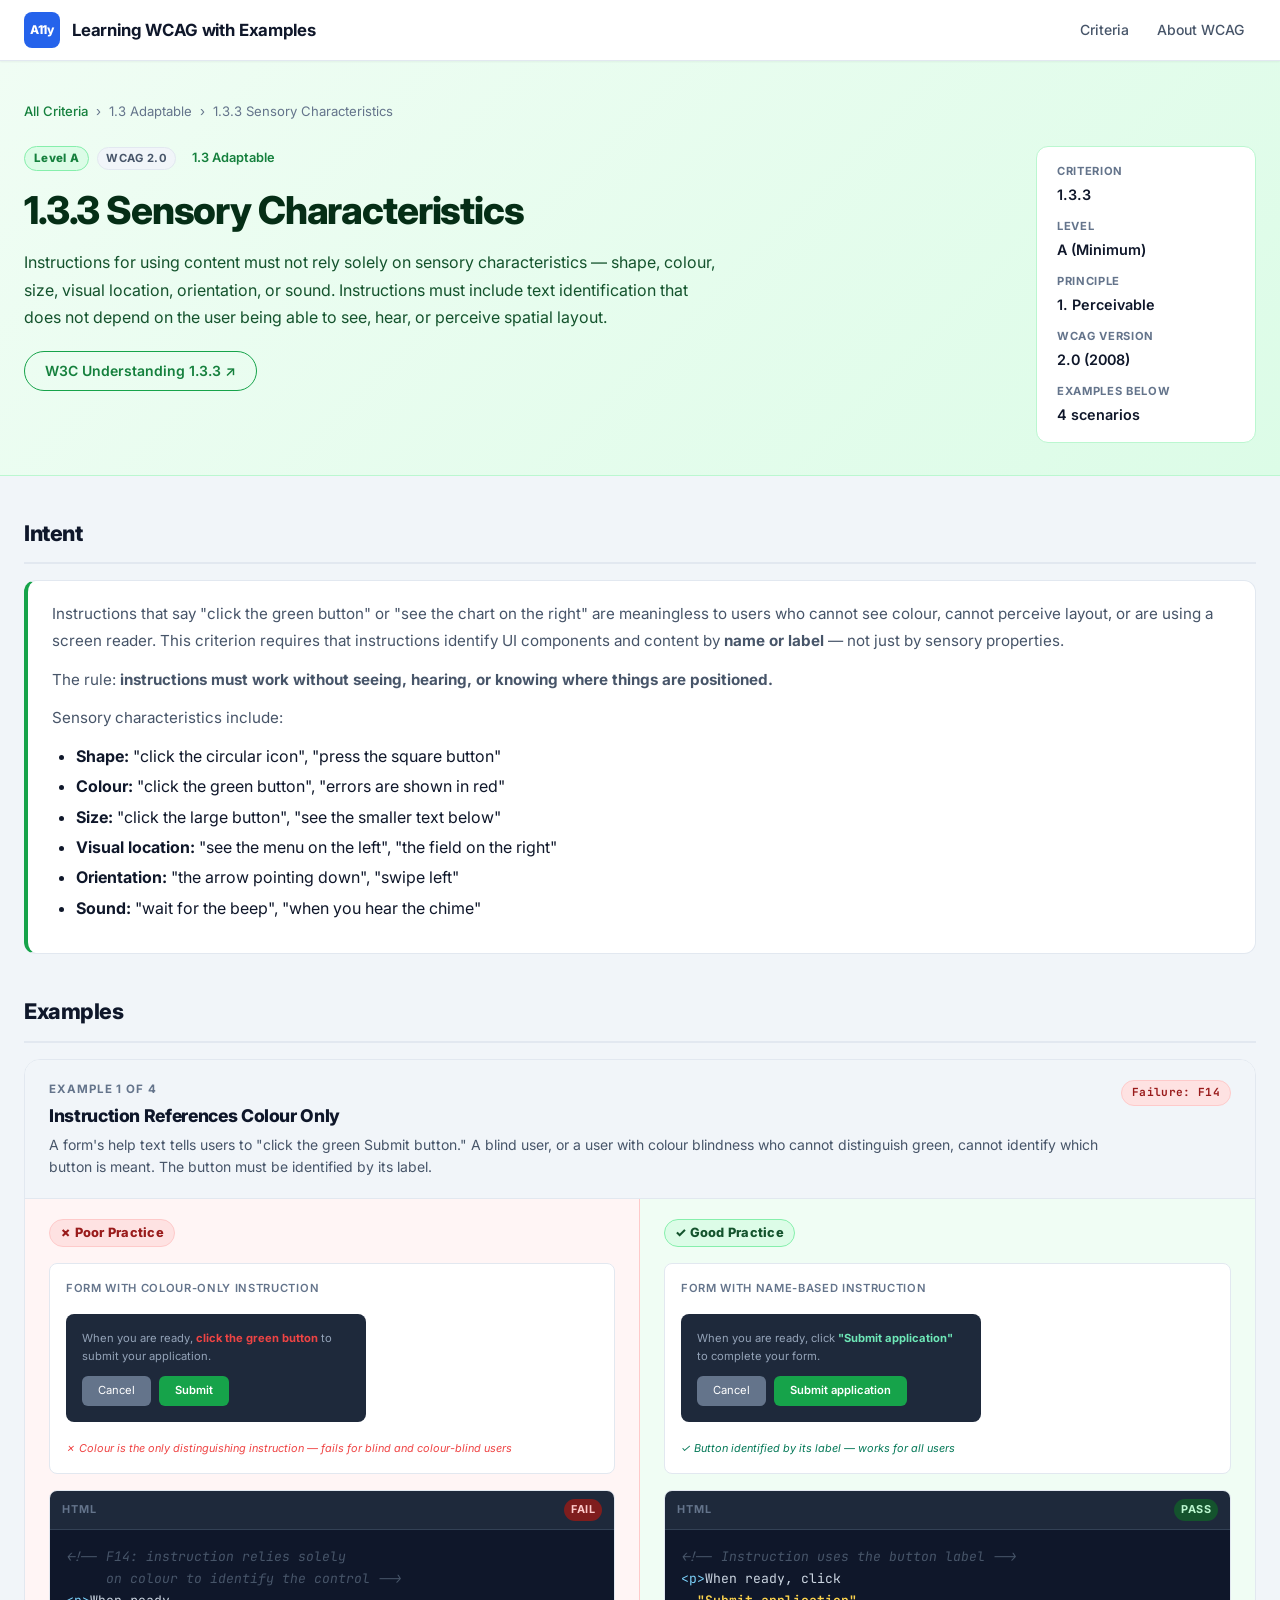
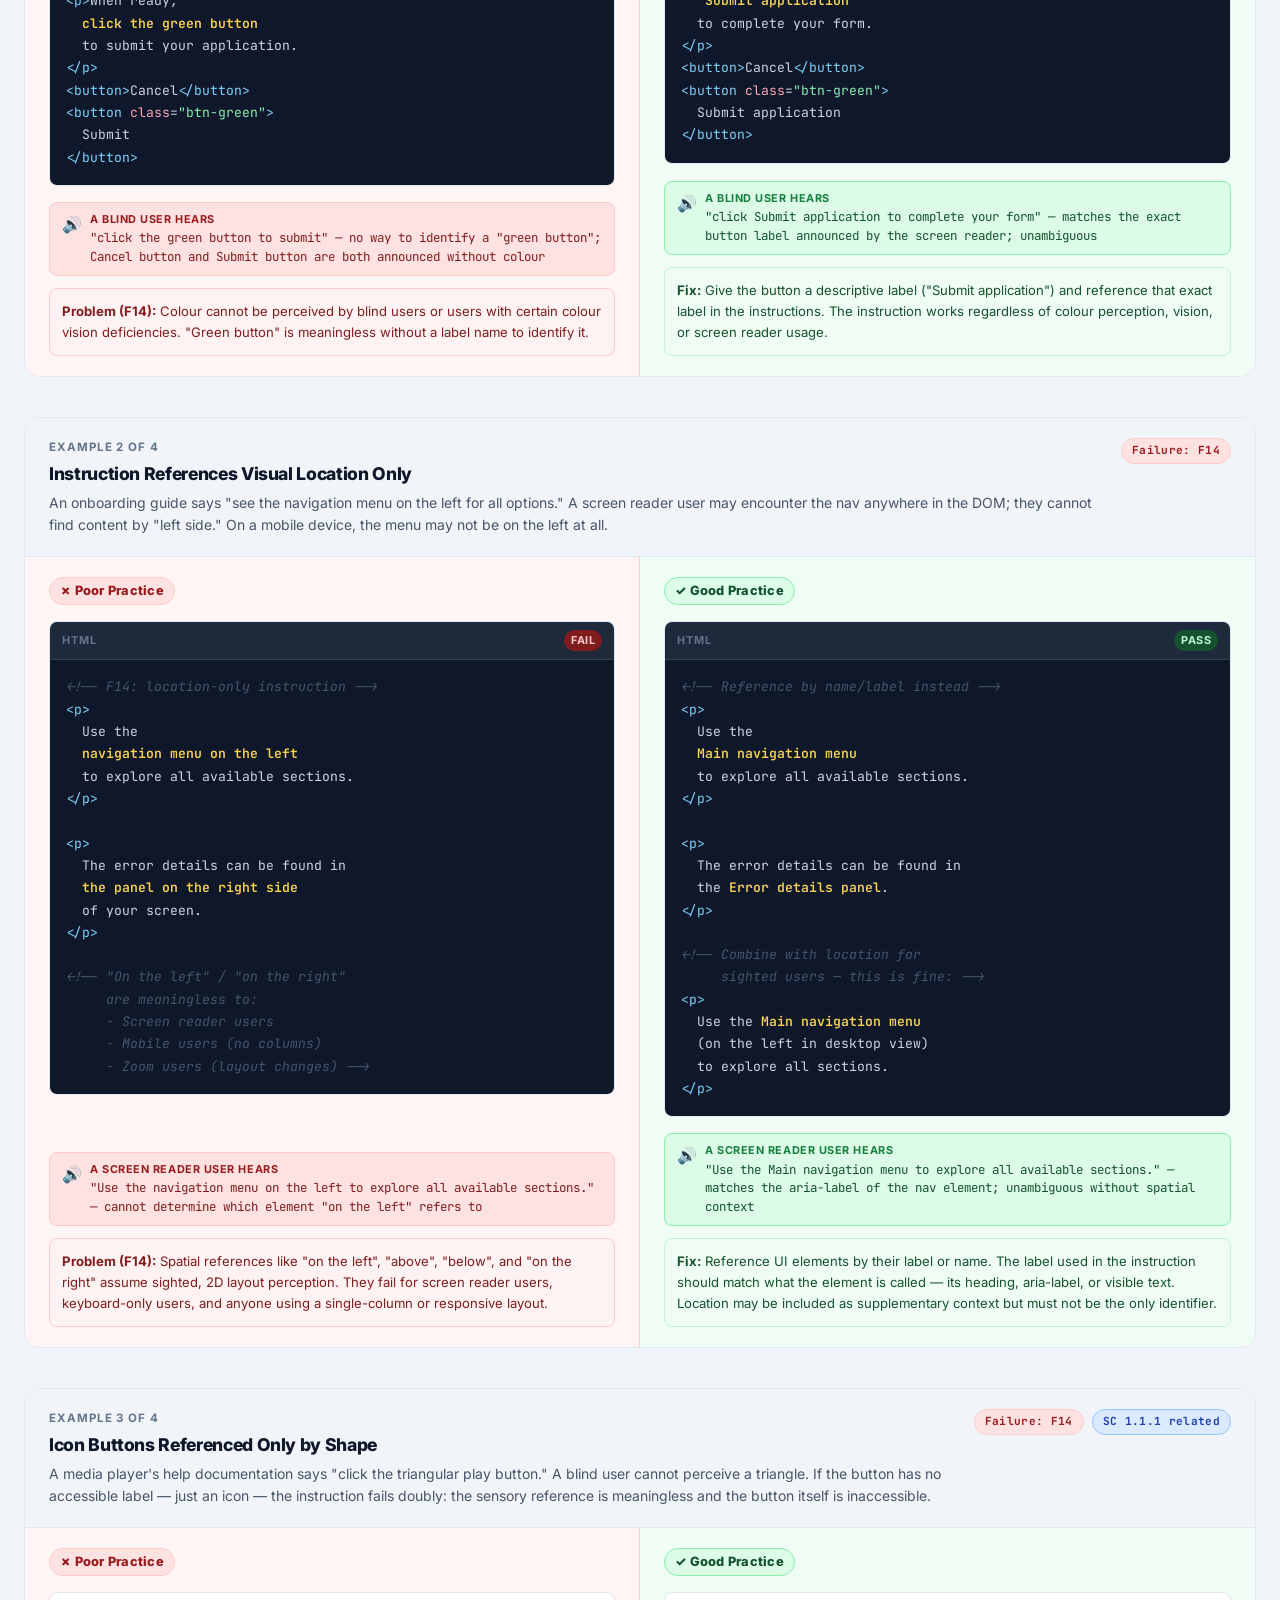
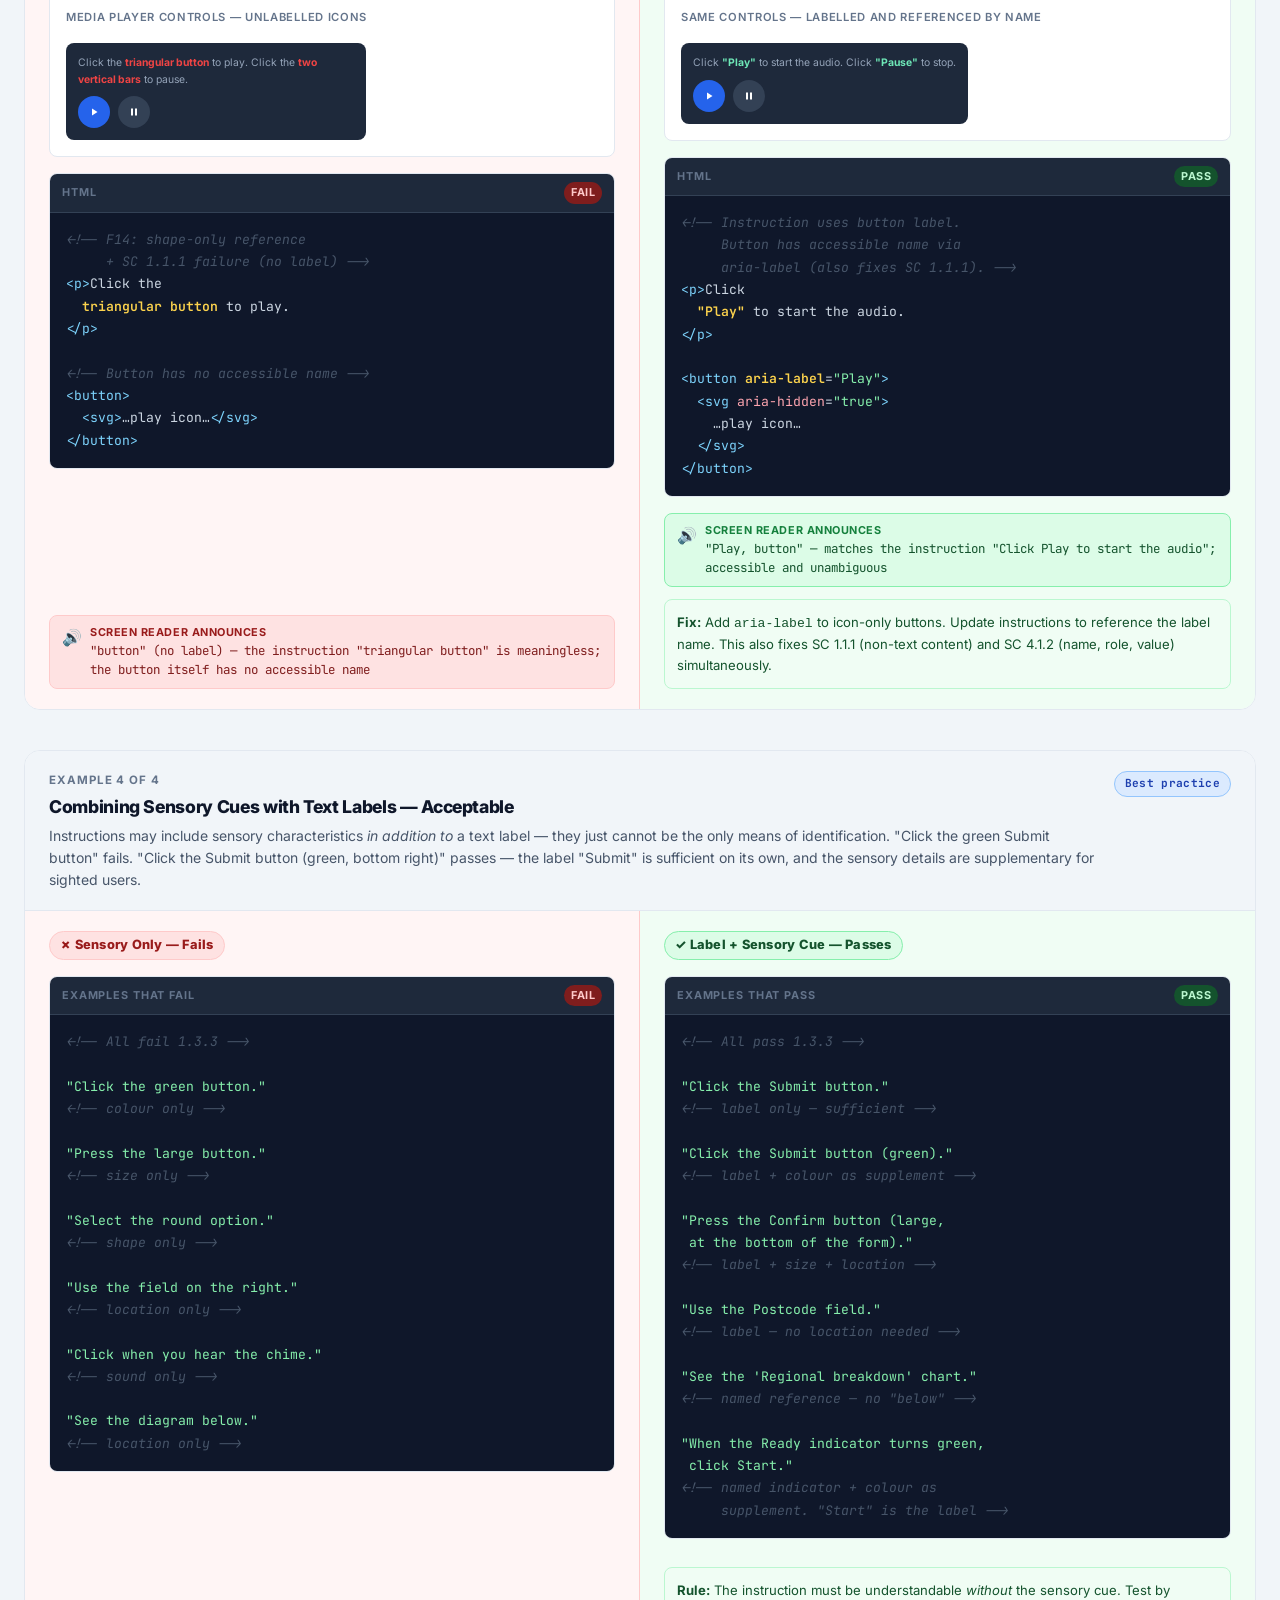
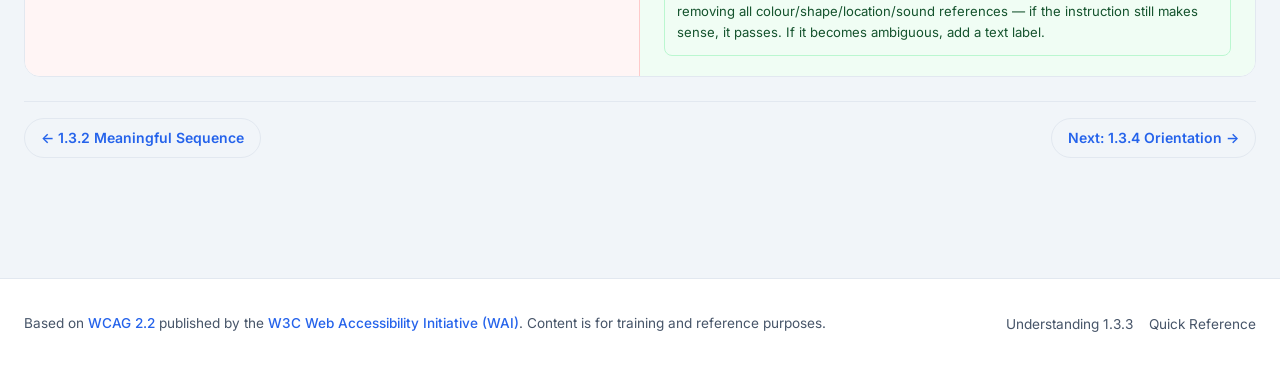
<file: criteria/1.3.3.html>
<!DOCTYPE html>
<html lang="en">
<head>
  <meta charset="UTF-8">
  <meta name="viewport" content="width=device-width, initial-scale=1.0">
  <meta name="description" content="Examples and guidance for WCAG 2.2 SC 1.3.3 Sensory Characteristics.">
  <title>1.3.3 Sensory Characteristics — WCAG 2.2 Accessibility Training</title>
  <link rel="preconnect" href="https://fonts.googleapis.com">
  <link rel="preconnect" href="https://fonts.gstatic.com" crossorigin>
  <link href="https://fonts.googleapis.com/css2?family=Inter:wght@400;500;600;700;800&family=JetBrains+Mono:wght@400;600;700&display=swap" rel="stylesheet">
  <link rel="stylesheet" href="../assets/css/styles.css">
  <link rel="stylesheet" href="../assets/css/examples.css">
</head>
<body>
  <a href="#main" class="skip-link">Skip to main content</a>
  <header class="site-header" role="banner">
    <div class="container">
      <a href="../index.html" class="site-header__brand" aria-label="WCAG Accessibility Training home">
        <span class="site-header__logo" aria-hidden="true">A11y</span>
        <span class="site-header__title">Learning WCAG with Examples</span>
      </a>
      <nav class="site-header__nav" aria-label="Site navigation">
        <a href="../index.html" class="nav-link">Criteria</a>
        <a href="../about.html" class="nav-link">About WCAG</a>
      </nav>
    </div>
  </header>

  <main id="main" tabindex="-1">
    <div class="criterion-page-hero">
      <div class="container">
        <nav aria-label="Breadcrumb">
          <ol class="breadcrumb">
            <li><a href="../index.html">All Criteria</a></li>
            <li aria-hidden="true">›</li>
            <li>1.3 Adaptable</li>
            <li aria-hidden="true">›</li>
            <li aria-current="page">1.3.3 Sensory Characteristics</li>
          </ol>
        </nav>
        <div class="criterion-hero-body">
          <div class="criterion-hero-text">
            <div class="criterion-page-meta">
              <span class="badge badge--level-a">Level A</span>
              <span class="badge badge--v20">WCAG 2.0</span>
              <span class="criterion-guideline">1.3 Adaptable</span>
            </div>
            <h1>1.3.3 Sensory Characteristics</h1>
            <p class="criterion-page-description">
              Instructions for using content must not rely solely on sensory characteristics — shape,
              colour, size, visual location, orientation, or sound. Instructions must include text
              identification that does not depend on the user being able to see, hear, or perceive
              spatial layout.
            </p>
            <div class="criterion-hero-actions">
              <a href="https://www.w3.org/WAI/WCAG22/Understanding/sensory-characteristics"
                 class="btn btn--outline-green" target="_blank" rel="noopener noreferrer">
                W3C Understanding 1.3.3 ↗
              </a>
            </div>
          </div>
          <aside class="criterion-hero-sidebar" aria-label="Quick reference">
            <dl class="criterion-quick-info">
              <div class="quick-info-item"><dt class="quick-info-item__label">Criterion</dt><dd class="quick-info-item__value">1.3.3</dd></div>
              <div class="quick-info-item"><dt class="quick-info-item__label">Level</dt><dd class="quick-info-item__value">A (Minimum)</dd></div>
              <div class="quick-info-item"><dt class="quick-info-item__label">Principle</dt><dd class="quick-info-item__value">1. Perceivable</dd></div>
              <div class="quick-info-item"><dt class="quick-info-item__label">WCAG Version</dt><dd class="quick-info-item__value">2.0 (2008)</dd></div>
              <div class="quick-info-item"><dt class="quick-info-item__label">Examples below</dt><dd class="quick-info-item__value">4 scenarios</dd></div>
            </dl>
          </aside>
        </div>
      </div>
    </div>

    <div class="criterion-page-content">
      <div class="container">

        <section class="content-section" aria-labelledby="intent-heading">
          <h2 id="intent-heading">Intent</h2>
          <div class="intent-box">
            <p>
              Instructions that say "click the green button" or "see the chart on the right" are
              meaningless to users who cannot see colour, cannot perceive layout, or are using a
              screen reader. This criterion requires that instructions identify UI components and
              content by <strong>name or label</strong> — not just by sensory properties.
            </p>
            <p>The rule: <strong>instructions must work without seeing, hearing, or knowing where things are positioned.</strong></p>
            <p>Sensory characteristics include:</p>
            <ul style="margin:0.75rem 0;padding-left:1.5rem;display:flex;flex-direction:column;gap:0.3rem;">
              <li><strong>Shape:</strong> "click the circular icon", "press the square button"</li>
              <li><strong>Colour:</strong> "click the green button", "errors are shown in red"</li>
              <li><strong>Size:</strong> "click the large button", "see the smaller text below"</li>
              <li><strong>Visual location:</strong> "see the menu on the left", "the field on the right"</li>
              <li><strong>Orientation:</strong> "the arrow pointing down", "swipe left"</li>
              <li><strong>Sound:</strong> "wait for the beep", "when you hear the chime"</li>
            </ul>
          </div>
        </section>

        <section class="content-section" aria-labelledby="examples-heading">
          <h2 id="examples-heading">Examples</h2>
          <div class="examples-list">

            <!-- Example 1: Colour only instruction -->
            <article class="example" id="ex-colour-only" aria-labelledby="ex1-title">
              <div class="example__header">
                <div class="example__title-group">
                  <p class="example__number">Example 1 of 4</p>
                  <h3 class="example__title" id="ex1-title">Instruction References Colour Only</h3>
                  <p class="example__scenario">A form's help text tells users to "click the green Submit button." A blind user, or a user with colour blindness who cannot distinguish green, cannot identify which button is meant. The button must be identified by its label.</p>
                </div>
                <div class="example__tags">
                  <span class="tag tag--failure">Failure: F14</span>
                </div>
              </div>
              <div class="example__pair">
                <div class="example__col example__col--bad">
                  <div class="example__col-header"><span class="practice-badge practice-badge--bad">✗ Poor Practice</span></div>
                  <div class="example__preview">
                    <span class="preview-label">Form with colour-only instruction</span>
                    <div aria-hidden="true" style="background:#1e293b;border-radius:8px;padding:16px;max-width:300px;display:flex;flex-direction:column;gap:10px;">
                      <p style="margin:0;font-size:0.7rem;color:#94a3b8;">When you are ready, <strong style="color:#ef4444;">click the green button</strong> to submit your application.</p>
                      <div style="display:flex;gap:8px;">
                        <button tabindex="-1" style="background:#64748b;color:#fff;border:none;border-radius:6px;padding:6px 16px;font-size:0.7rem;cursor:pointer;">Cancel</button>
                        <button tabindex="-1" style="background:#16a34a;color:#fff;border:none;border-radius:6px;padding:6px 16px;font-size:0.7rem;font-weight:600;cursor:pointer;">Submit</button>
                      </div>
                    </div>
                    <p style="font-size:0.68rem;color:#ef4444;margin-top:6px;font-style:italic;">✗ Colour is the only distinguishing instruction — fails for blind and colour-blind users</p>
                  </div>
                  <div class="example__code">
                    <div class="code-toolbar"><span class="code-lang">HTML</span><span class="code-status code-status--fail">FAIL</span></div>
                    <pre><code><span class="tok-comment">&lt;!-- F14: instruction relies solely
     on colour to identify the control --&gt;</span>
<span class="tok-tag">&lt;p&gt;</span>When ready,
  <span class="tok-hi">click the green button</span>
  to submit your application.
<span class="tok-tag">&lt;/p&gt;</span>
<span class="tok-tag">&lt;button&gt;</span>Cancel<span class="tok-tag">&lt;/button&gt;</span>
<span class="tok-tag">&lt;button</span> <span class="tok-attr">class</span>=<span class="tok-val">"btn-green"</span><span class="tok-tag">&gt;</span>
  Submit
<span class="tok-tag">&lt;/button&gt;</span></code></pre>
                  </div>
                  <div class="sr-output sr-output--bad" role="note"><span class="sr-output__icon" aria-hidden="true">🔊</span><span><span class="sr-output__label">A blind user hears</span><span class="sr-output__text">"click the green button to submit" — no way to identify a "green button"; Cancel button and Submit button are both announced without colour</span></span></div>
                  <p class="example__note example__note--problem"><strong>Problem (F14):</strong> Colour cannot be perceived by blind users or users with certain colour vision deficiencies. "Green button" is meaningless without a label name to identify it.</p>
                </div>
                <div class="example__col example__col--good">
                  <div class="example__col-header"><span class="practice-badge practice-badge--good">✓ Good Practice</span></div>
                  <div class="example__preview">
                    <span class="preview-label">Form with name-based instruction</span>
                    <div aria-hidden="true" style="background:#1e293b;border-radius:8px;padding:16px;max-width:300px;display:flex;flex-direction:column;gap:10px;">
                      <p style="margin:0;font-size:0.7rem;color:#94a3b8;">When you are ready, click <strong style="color:#6ee7b7;">"Submit application"</strong> to complete your form.</p>
                      <div style="display:flex;gap:8px;">
                        <button tabindex="-1" style="background:#64748b;color:#fff;border:none;border-radius:6px;padding:6px 16px;font-size:0.7rem;cursor:pointer;">Cancel</button>
                        <button tabindex="-1" style="background:#16a34a;color:#fff;border:none;border-radius:6px;padding:6px 16px;font-size:0.7rem;font-weight:600;cursor:pointer;">Submit application</button>
                      </div>
                    </div>
                    <p style="font-size:0.68rem;color:#047857;margin-top:6px;font-style:italic;">✓ Button identified by its label — works for all users</p>
                  </div>
                  <div class="example__code">
                    <div class="code-toolbar"><span class="code-lang">HTML</span><span class="code-status code-status--pass">PASS</span></div>
                    <pre><code><span class="tok-comment">&lt;!-- Instruction uses the button label --&gt;</span>
<span class="tok-tag">&lt;p&gt;</span>When ready, click
  <span class="tok-hi">"Submit application"</span>
  to complete your form.
<span class="tok-tag">&lt;/p&gt;</span>
<span class="tok-tag">&lt;button&gt;</span>Cancel<span class="tok-tag">&lt;/button&gt;</span>
<span class="tok-tag">&lt;button</span> <span class="tok-attr">class</span>=<span class="tok-val">"btn-green"</span><span class="tok-tag">&gt;</span>
  Submit application
<span class="tok-tag">&lt;/button&gt;</span></code></pre>
                  </div>
                  <div class="sr-output sr-output--good" role="note"><span class="sr-output__icon" aria-hidden="true">🔊</span><span><span class="sr-output__label">A blind user hears</span><span class="sr-output__text">"click Submit application to complete your form" — matches the exact button label announced by the screen reader; unambiguous</span></span></div>
                  <p class="example__note example__note--solution"><strong>Fix:</strong> Give the button a descriptive label ("Submit application") and reference that exact label in the instructions. The instruction works regardless of colour perception, vision, or screen reader usage.</p>
                </div>
              </div>
            </article>

            <!-- Example 2: Location-based instruction -->
            <article class="example" id="ex-location-only" aria-labelledby="ex2-title">
              <div class="example__header">
                <div class="example__title-group">
                  <p class="example__number">Example 2 of 4</p>
                  <h3 class="example__title" id="ex2-title">Instruction References Visual Location Only</h3>
                  <p class="example__scenario">An onboarding guide says "see the navigation menu on the left for all options." A screen reader user may encounter the nav anywhere in the DOM; they cannot find content by "left side." On a mobile device, the menu may not be on the left at all.</p>
                </div>
                <div class="example__tags">
                  <span class="tag tag--failure">Failure: F14</span>
                </div>
              </div>
              <div class="example__pair">
                <div class="example__col example__col--bad">
                  <div class="example__col-header"><span class="practice-badge practice-badge--bad">✗ Poor Practice</span></div>
                  <div class="example__code">
                    <div class="code-toolbar"><span class="code-lang">HTML</span><span class="code-status code-status--fail">FAIL</span></div>
                    <pre><code><span class="tok-comment">&lt;!-- F14: location-only instruction --&gt;</span>
<span class="tok-tag">&lt;p&gt;</span>
  Use the
  <span class="tok-hi">navigation menu on the left</span>
  to explore all available sections.
<span class="tok-tag">&lt;/p&gt;</span>

<span class="tok-tag">&lt;p&gt;</span>
  The error details can be found in
  <span class="tok-hi">the panel on the right side</span>
  of your screen.
<span class="tok-tag">&lt;/p&gt;</span>

<span class="tok-comment">&lt;!-- "On the left" / "on the right"
     are meaningless to:
     - Screen reader users
     - Mobile users (no columns)
     - Zoom users (layout changes) --&gt;</span></code></pre>
                  </div>
                  <div class="sr-output sr-output--bad" role="note"><span class="sr-output__icon" aria-hidden="true">🔊</span><span><span class="sr-output__label">A screen reader user hears</span><span class="sr-output__text">"Use the navigation menu on the left to explore all available sections." — cannot determine which element "on the left" refers to</span></span></div>
                  <p class="example__note example__note--problem"><strong>Problem (F14):</strong> Spatial references like "on the left", "above", "below", and "on the right" assume sighted, 2D layout perception. They fail for screen reader users, keyboard-only users, and anyone using a single-column or responsive layout.</p>
                </div>
                <div class="example__col example__col--good">
                  <div class="example__col-header"><span class="practice-badge practice-badge--good">✓ Good Practice</span></div>
                  <div class="example__code">
                    <div class="code-toolbar"><span class="code-lang">HTML</span><span class="code-status code-status--pass">PASS</span></div>
                    <pre><code><span class="tok-comment">&lt;!-- Reference by name/label instead --&gt;</span>
<span class="tok-tag">&lt;p&gt;</span>
  Use the
  <span class="tok-hi">Main navigation menu</span>
  to explore all available sections.
<span class="tok-tag">&lt;/p&gt;</span>

<span class="tok-tag">&lt;p&gt;</span>
  The error details can be found in
  the <span class="tok-hi">Error details panel</span>.
<span class="tok-tag">&lt;/p&gt;</span>

<span class="tok-comment">&lt;!-- Combine with location for
     sighted users — this is fine: --&gt;</span>
<span class="tok-tag">&lt;p&gt;</span>
  Use the <span class="tok-hi">Main navigation menu</span>
  (on the left in desktop view)
  to explore all sections.
<span class="tok-tag">&lt;/p&gt;</span></code></pre>
                  </div>
                  <div class="sr-output sr-output--good" role="note"><span class="sr-output__icon" aria-hidden="true">🔊</span><span><span class="sr-output__label">A screen reader user hears</span><span class="sr-output__text">"Use the Main navigation menu to explore all available sections." — matches the aria-label of the nav element; unambiguous without spatial context</span></span></div>
                  <p class="example__note example__note--solution"><strong>Fix:</strong> Reference UI elements by their label or name. The label used in the instruction should match what the element is called — its heading, aria-label, or visible text. Location may be included as supplementary context but must not be the only identifier.</p>
                </div>
              </div>
            </article>

            <!-- Example 3: Shape-only instruction -->
            <article class="example" id="ex-shape-only" aria-labelledby="ex3-title">
              <div class="example__header">
                <div class="example__title-group">
                  <p class="example__number">Example 3 of 4</p>
                  <h3 class="example__title" id="ex3-title">Icon Buttons Referenced Only by Shape</h3>
                  <p class="example__scenario">A media player's help documentation says "click the triangular play button." A blind user cannot perceive a triangle. If the button has no accessible label — just an icon — the instruction fails doubly: the sensory reference is meaningless and the button itself is inaccessible.</p>
                </div>
                <div class="example__tags">
                  <span class="tag tag--failure">Failure: F14</span>
                  <span class="tag tag--technique">SC 1.1.1 related</span>
                </div>
              </div>
              <div class="example__pair">
                <div class="example__col example__col--bad">
                  <div class="example__col-header"><span class="practice-badge practice-badge--bad">✗ Poor Practice</span></div>
                  <div class="example__preview">
                    <span class="preview-label">Media player controls — unlabelled icons</span>
                    <div aria-hidden="true" style="background:#1e293b;border-radius:8px;padding:12px;max-width:300px;">
                      <p style="font-size:0.65rem;color:#94a3b8;margin:0 0 8px;">Click the <strong style="color:#ef4444;">triangular button</strong> to play. Click the <strong style="color:#ef4444;">two vertical bars</strong> to pause.</p>
                      <div style="display:flex;gap:8px;align-items:center;">
                        <button tabindex="-1" style="background:#2563eb;border:none;border-radius:50%;width:32px;height:32px;display:flex;align-items:center;justify-content:center;cursor:pointer;"><svg width="12" height="12" viewBox="0 0 24 24" fill="#fff" aria-hidden="true"><path d="M8 5v14l11-7z"/></svg></button>
                        <button tabindex="-1" style="background:#334155;border:none;border-radius:50%;width:32px;height:32px;display:flex;align-items:center;justify-content:center;cursor:pointer;"><svg width="12" height="12" viewBox="0 0 24 24" fill="#fff" aria-hidden="true"><path d="M6 19h4V5H6v14zm8-14v14h4V5h-4z"/></svg></button>
                      </div>
                    </div>
                  </div>
                  <div class="example__code">
                    <div class="code-toolbar"><span class="code-lang">HTML</span><span class="code-status code-status--fail">FAIL</span></div>
                    <pre><code><span class="tok-comment">&lt;!-- F14: shape-only reference
     + SC 1.1.1 failure (no label) --&gt;</span>
<span class="tok-tag">&lt;p&gt;</span>Click the
  <span class="tok-hi">triangular button</span> to play.
<span class="tok-tag">&lt;/p&gt;</span>

<span class="tok-comment">&lt;!-- Button has no accessible name --&gt;</span>
<span class="tok-tag">&lt;button&gt;</span>
  <span class="tok-tag">&lt;svg&gt;</span>…play icon…<span class="tok-tag">&lt;/svg&gt;</span>
<span class="tok-tag">&lt;/button&gt;</span></code></pre>
                  </div>
                  <div class="sr-output sr-output--bad" role="note"><span class="sr-output__icon" aria-hidden="true">🔊</span><span><span class="sr-output__label">Screen reader announces</span><span class="sr-output__text">"button" (no label) — the instruction "triangular button" is meaningless; the button itself has no accessible name</span></span></div>
                </div>
                <div class="example__col example__col--good">
                  <div class="example__col-header"><span class="practice-badge practice-badge--good">✓ Good Practice</span></div>
                  <div class="example__preview">
                    <span class="preview-label">Same controls — labelled and referenced by name</span>
                    <div aria-hidden="true" style="background:#1e293b;border-radius:8px;padding:12px;max-width:300px;">
                      <p style="font-size:0.65rem;color:#94a3b8;margin:0 0 8px;">Click <strong style="color:#6ee7b7;">"Play"</strong> to start the audio. Click <strong style="color:#6ee7b7;">"Pause"</strong> to stop.</p>
                      <div style="display:flex;gap:8px;align-items:center;">
                        <button tabindex="-1" aria-label="Play" style="background:#2563eb;border:none;border-radius:50%;width:32px;height:32px;display:flex;align-items:center;justify-content:center;cursor:pointer;"><svg width="12" height="12" viewBox="0 0 24 24" fill="#fff" aria-hidden="true"><path d="M8 5v14l11-7z"/></svg></button>
                        <button tabindex="-1" aria-label="Pause" style="background:#334155;border:none;border-radius:50%;width:32px;height:32px;display:flex;align-items:center;justify-content:center;cursor:pointer;"><svg width="12" height="12" viewBox="0 0 24 24" fill="#fff" aria-hidden="true"><path d="M6 19h4V5H6v14zm8-14v14h4V5h-4z"/></svg></button>
                      </div>
                    </div>
                  </div>
                  <div class="example__code">
                    <div class="code-toolbar"><span class="code-lang">HTML</span><span class="code-status code-status--pass">PASS</span></div>
                    <pre><code><span class="tok-comment">&lt;!-- Instruction uses button label.
     Button has accessible name via
     aria-label (also fixes SC 1.1.1). --&gt;</span>
<span class="tok-tag">&lt;p&gt;</span>Click
  <span class="tok-hi">"Play"</span> to start the audio.
<span class="tok-tag">&lt;/p&gt;</span>

<span class="tok-tag">&lt;button</span> <span class="tok-hi">aria-label</span>=<span class="tok-val">"Play"</span><span class="tok-tag">&gt;</span>
  <span class="tok-tag">&lt;svg</span> <span class="tok-attr">aria-hidden</span>=<span class="tok-val">"true"</span><span class="tok-tag">&gt;</span>
    …play icon…
  <span class="tok-tag">&lt;/svg&gt;</span>
<span class="tok-tag">&lt;/button&gt;</span></code></pre>
                  </div>
                  <div class="sr-output sr-output--good" role="note"><span class="sr-output__icon" aria-hidden="true">🔊</span><span><span class="sr-output__label">Screen reader announces</span><span class="sr-output__text">"Play, button" — matches the instruction "Click Play to start the audio"; accessible and unambiguous</span></span></div>
                  <p class="example__note example__note--solution"><strong>Fix:</strong> Add <code>aria-label</code> to icon-only buttons. Update instructions to reference the label name. This also fixes SC 1.1.1 (non-text content) and SC 4.1.2 (name, role, value) simultaneously.</p>
                </div>
              </div>
            </article>

            <!-- Example 4: Combining sensory + text -->
            <article class="example" id="ex-combined" aria-labelledby="ex4-title">
              <div class="example__header">
                <div class="example__title-group">
                  <p class="example__number">Example 4 of 4</p>
                  <h3 class="example__title" id="ex4-title">Combining Sensory Cues with Text Labels — Acceptable</h3>
                  <p class="example__scenario">Instructions may include sensory characteristics <em>in addition to</em> a text label — they just cannot be the only means of identification. "Click the green Submit button" fails. "Click the Submit button (green, bottom right)" passes — the label "Submit" is sufficient on its own, and the sensory details are supplementary for sighted users.</p>
                </div>
                <div class="example__tags">
                  <span class="tag tag--technique">Best practice</span>
                </div>
              </div>
              <div class="example__pair">
                <div class="example__col example__col--bad">
                  <div class="example__col-header"><span class="practice-badge practice-badge--bad">✗ Sensory Only — Fails</span></div>
                  <div class="example__code">
                    <div class="code-toolbar"><span class="code-lang">Examples that fail</span><span class="code-status code-status--fail">FAIL</span></div>
                    <pre><code><span class="tok-comment">&lt;!-- All fail 1.3.3 --&gt;</span>

<span class="tok-val">"Click the green button."</span>
<span class="tok-comment">&lt;!-- colour only --&gt;</span>

<span class="tok-val">"Press the large button."</span>
<span class="tok-comment">&lt;!-- size only --&gt;</span>

<span class="tok-val">"Select the round option."</span>
<span class="tok-comment">&lt;!-- shape only --&gt;</span>

<span class="tok-val">"Use the field on the right."</span>
<span class="tok-comment">&lt;!-- location only --&gt;</span>

<span class="tok-val">"Click when you hear the chime."</span>
<span class="tok-comment">&lt;!-- sound only --&gt;</span>

<span class="tok-val">"See the diagram below."</span>
<span class="tok-comment">&lt;!-- location only --&gt;</span></code></pre>
                  </div>
                </div>
                <div class="example__col example__col--good">
                  <div class="example__col-header"><span class="practice-badge practice-badge--good">✓ Label + Sensory Cue — Passes</span></div>
                  <div class="example__code">
                    <div class="code-toolbar"><span class="code-lang">Examples that pass</span><span class="code-status code-status--pass">PASS</span></div>
                    <pre><code><span class="tok-comment">&lt;!-- All pass 1.3.3 --&gt;</span>

<span class="tok-val">"Click the Submit button."</span>
<span class="tok-comment">&lt;!-- label only — sufficient --&gt;</span>

<span class="tok-val">"Click the Submit button (green)."</span>
<span class="tok-comment">&lt;!-- label + colour as supplement --&gt;</span>

<span class="tok-val">"Press the Confirm button (large,
 at the bottom of the form)."</span>
<span class="tok-comment">&lt;!-- label + size + location --&gt;</span>

<span class="tok-val">"Use the Postcode field."</span>
<span class="tok-comment">&lt;!-- label — no location needed --&gt;</span>

<span class="tok-val">"See the 'Regional breakdown' chart."</span>
<span class="tok-comment">&lt;!-- named reference — no "below" --&gt;</span>

<span class="tok-val">"When the Ready indicator turns green,
 click Start."</span>
<span class="tok-comment">&lt;!-- named indicator + colour as
     supplement. "Start" is the label --&gt;</span></code></pre>
                  </div>
                  <p class="example__note example__note--solution"><strong>Rule:</strong> The instruction must be understandable <em>without</em> the sensory cue. Test by removing all colour/shape/location/sound references — if the instruction still makes sense, it passes. If it becomes ambiguous, add a text label.</p>
                </div>
              </div>
            </article>

          </div>

          <nav class="criterion-nav" aria-label="Criterion navigation">
            <a href="1.3.2.html" class="criterion-nav__link">← 1.3.2 Meaningful Sequence</a>
            <a href="1.3.4.html" class="criterion-nav__link">Next: 1.3.4 Orientation →</a>
          </nav>
        </section>

      </div>
    </div>
  </main>

  <footer class="site-footer" role="contentinfo">
    <div class="container">
      <p class="footer-text">Based on <a href="https://www.w3.org/TR/WCAG22/" rel="noopener noreferrer" target="_blank">WCAG 2.2</a> published by the <a href="https://www.w3.org/WAI/" rel="noopener noreferrer" target="_blank">W3C Web Accessibility Initiative (WAI)</a>. Content is for training and reference purposes.</p>
      <ul class="footer-links" aria-label="Footer links">
        <li><a href="https://www.w3.org/WAI/WCAG22/Understanding/sensory-characteristics" rel="noopener noreferrer" target="_blank">Understanding 1.3.3</a></li>
        <li><a href="https://www.w3.org/WAI/WCAG22/quickref/#sensory-characteristics" rel="noopener noreferrer" target="_blank">Quick Reference</a></li>
      </ul>
    </div>
  </footer>
</body>
</html>
</file>
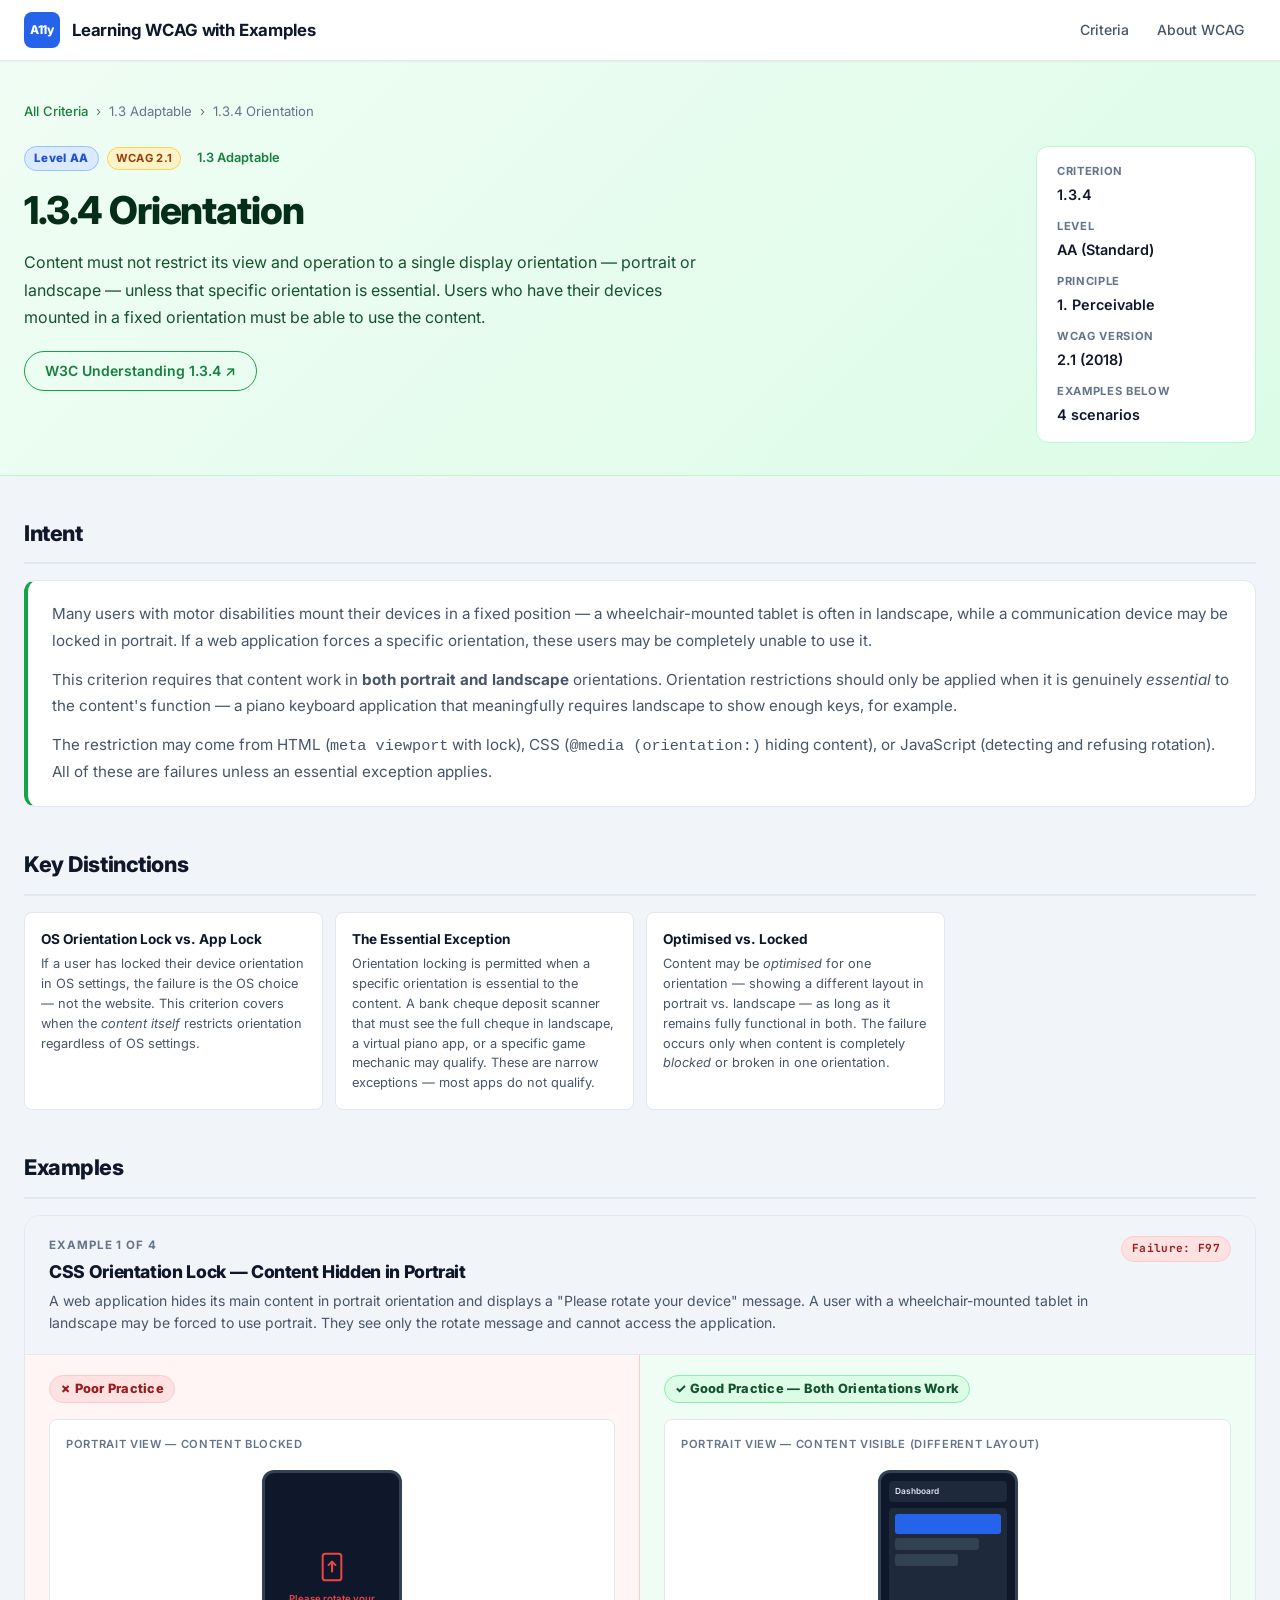
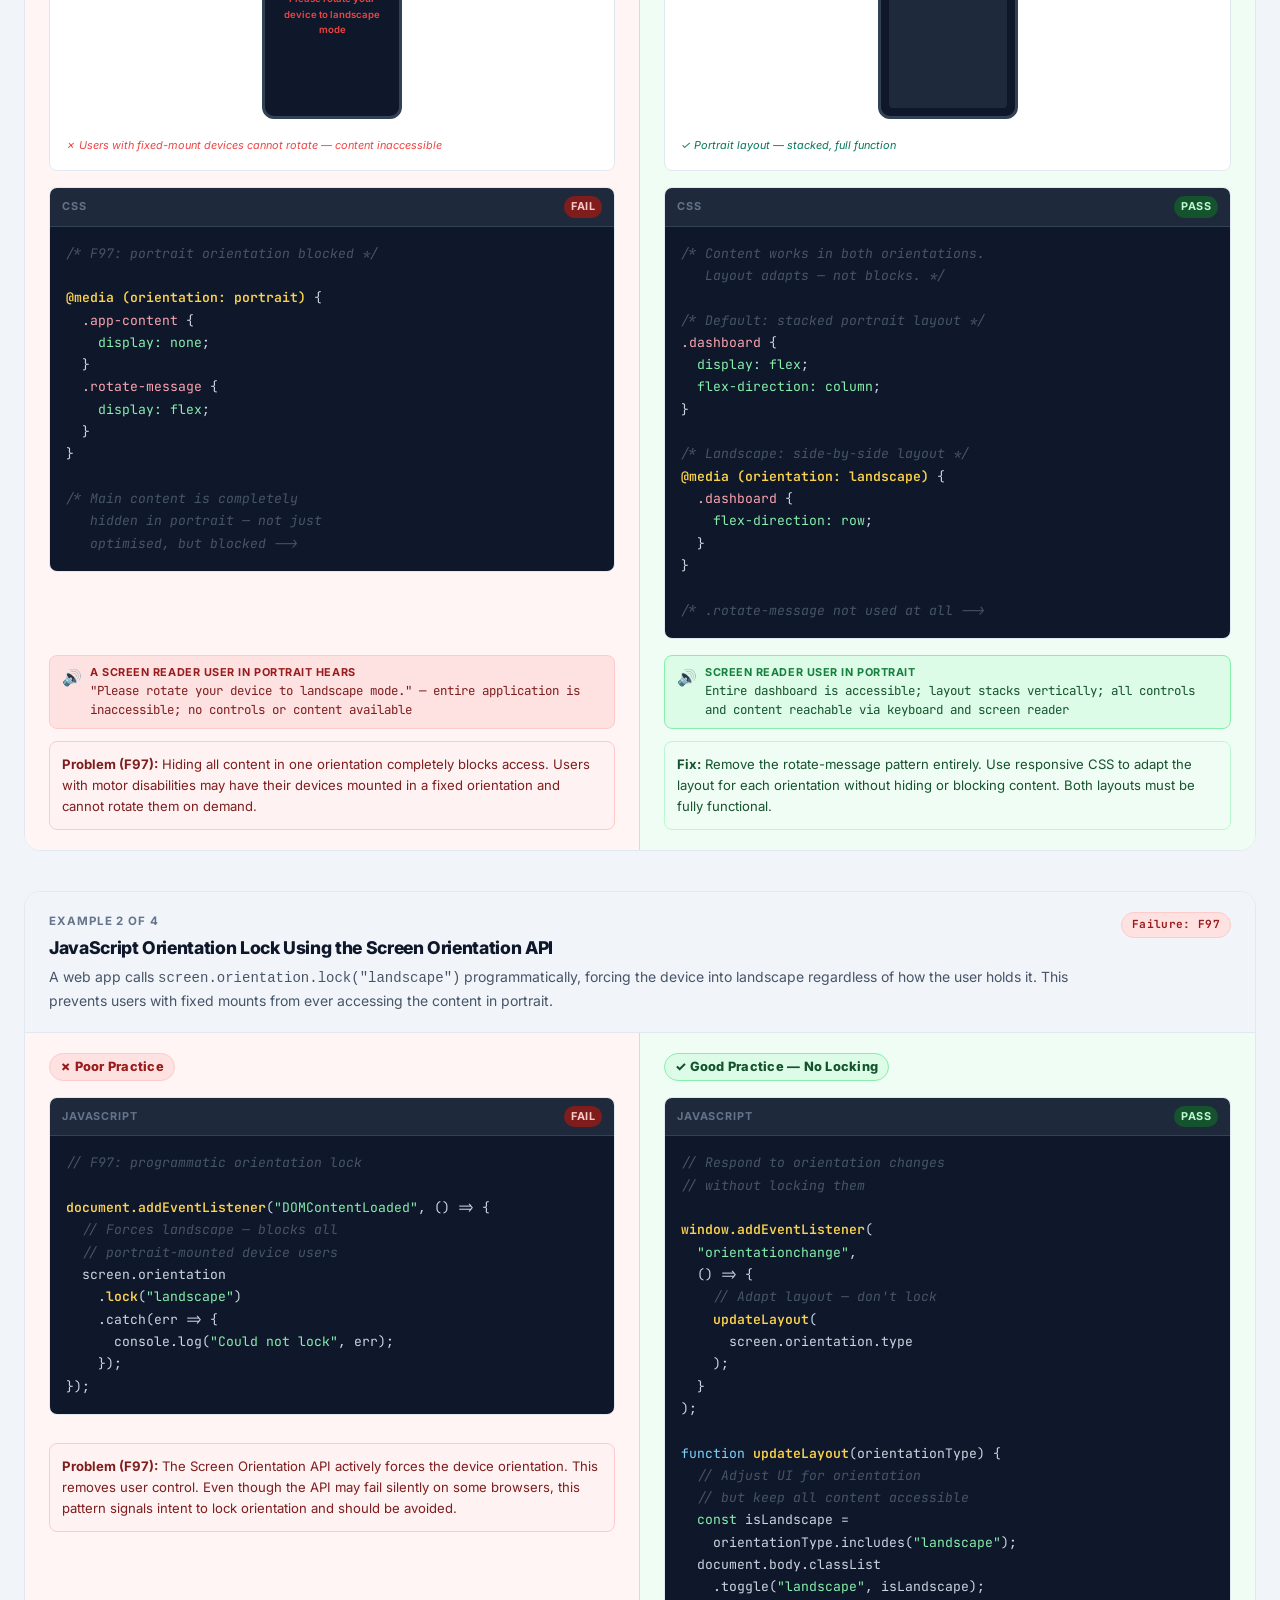
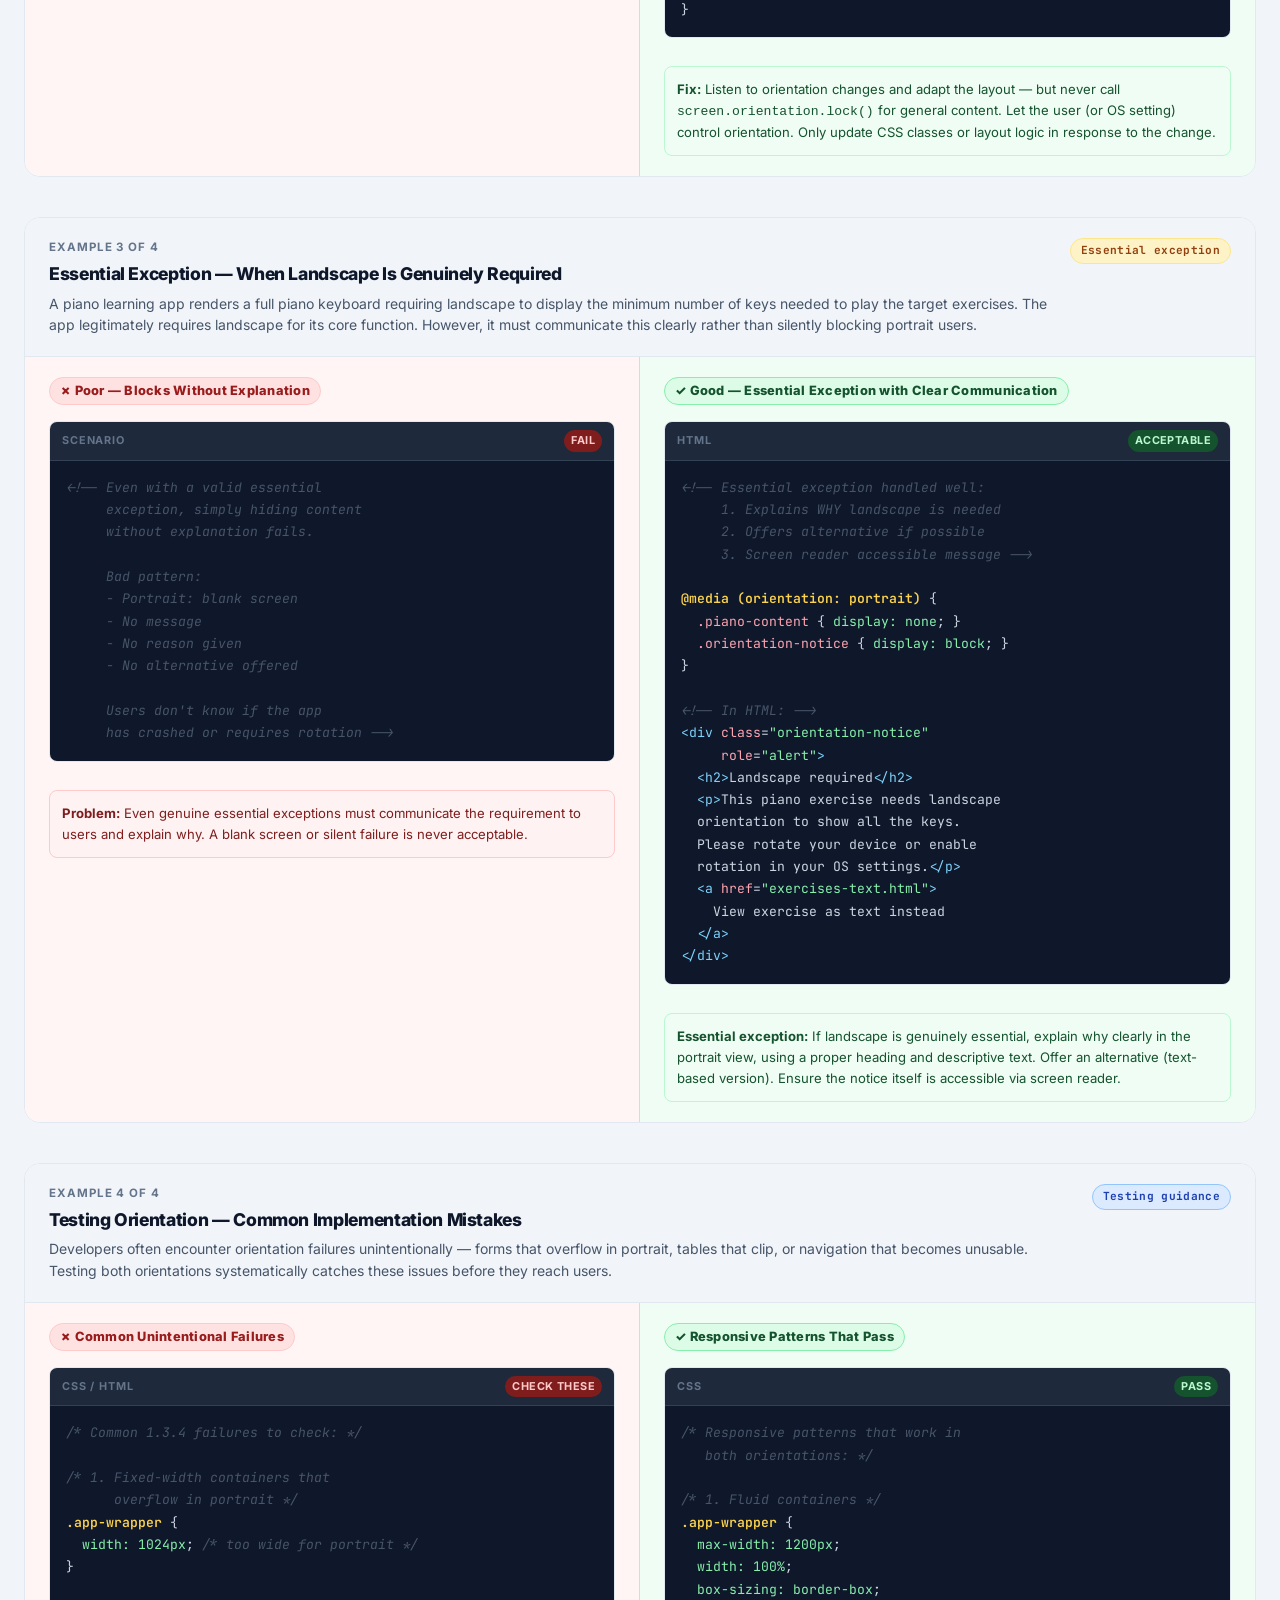
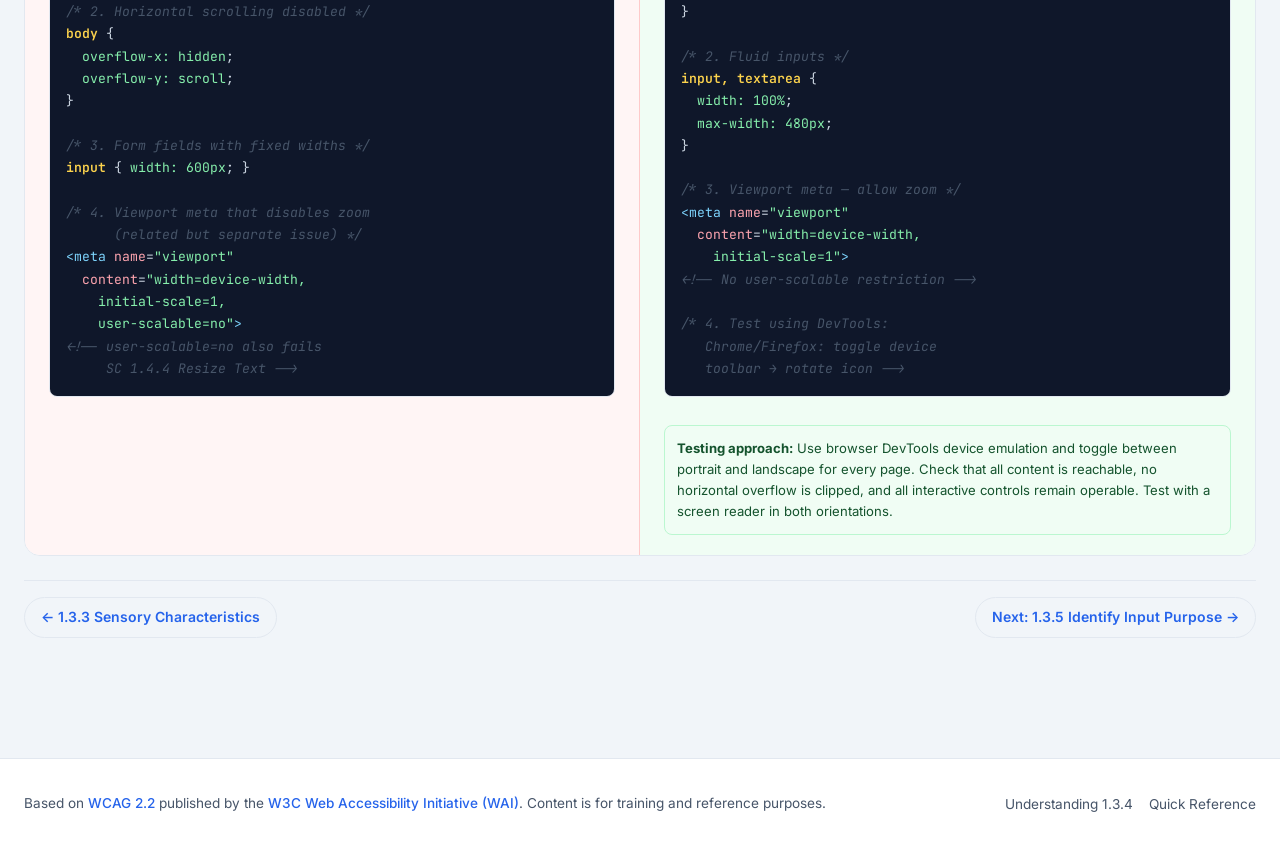
<file: criteria/1.3.4.html>
<!DOCTYPE html>
<html lang="en">
<head>
  <meta charset="UTF-8">
  <meta name="viewport" content="width=device-width, initial-scale=1.0">
  <meta name="description" content="Examples and guidance for WCAG 2.2 SC 1.3.4 Orientation.">
  <title>1.3.4 Orientation — WCAG 2.2 Accessibility Training</title>
  <link rel="preconnect" href="https://fonts.googleapis.com">
  <link rel="preconnect" href="https://fonts.gstatic.com" crossorigin>
  <link href="https://fonts.googleapis.com/css2?family=Inter:wght@400;500;600;700;800&family=JetBrains+Mono:wght@400;600;700&display=swap" rel="stylesheet">
  <link rel="stylesheet" href="../assets/css/styles.css">
  <link rel="stylesheet" href="../assets/css/examples.css">
</head>
<body>
  <a href="#main" class="skip-link">Skip to main content</a>
  <header class="site-header" role="banner">
    <div class="container">
      <a href="../index.html" class="site-header__brand" aria-label="WCAG Accessibility Training home">
        <span class="site-header__logo" aria-hidden="true">A11y</span>
        <span class="site-header__title">Learning WCAG with Examples</span>
      </a>
      <nav class="site-header__nav" aria-label="Site navigation">
        <a href="../index.html" class="nav-link">Criteria</a>
        <a href="../about.html" class="nav-link">About WCAG</a>
      </nav>
    </div>
  </header>

  <main id="main" tabindex="-1">
    <div class="criterion-page-hero">
      <div class="container">
        <nav aria-label="Breadcrumb">
          <ol class="breadcrumb">
            <li><a href="../index.html">All Criteria</a></li>
            <li aria-hidden="true">›</li>
            <li>1.3 Adaptable</li>
            <li aria-hidden="true">›</li>
            <li aria-current="page">1.3.4 Orientation</li>
          </ol>
        </nav>
        <div class="criterion-hero-body">
          <div class="criterion-hero-text">
            <div class="criterion-page-meta">
              <span class="badge badge--level-aa">Level AA</span>
              <span class="badge badge--v21">WCAG 2.1</span>
              <span class="criterion-guideline">1.3 Adaptable</span>
            </div>
            <h1>1.3.4 Orientation</h1>
            <p class="criterion-page-description">
              Content must not restrict its view and operation to a single display orientation —
              portrait or landscape — unless that specific orientation is essential. Users who have
              their devices mounted in a fixed orientation must be able to use the content.
            </p>
            <div class="criterion-hero-actions">
              <a href="https://www.w3.org/WAI/WCAG22/Understanding/orientation"
                 class="btn btn--outline-green" target="_blank" rel="noopener noreferrer">
                W3C Understanding 1.3.4 ↗
              </a>
            </div>
          </div>
          <aside class="criterion-hero-sidebar" aria-label="Quick reference">
            <dl class="criterion-quick-info">
              <div class="quick-info-item"><dt class="quick-info-item__label">Criterion</dt><dd class="quick-info-item__value">1.3.4</dd></div>
              <div class="quick-info-item"><dt class="quick-info-item__label">Level</dt><dd class="quick-info-item__value">AA (Standard)</dd></div>
              <div class="quick-info-item"><dt class="quick-info-item__label">Principle</dt><dd class="quick-info-item__value">1. Perceivable</dd></div>
              <div class="quick-info-item"><dt class="quick-info-item__label">WCAG Version</dt><dd class="quick-info-item__value">2.1 (2018)</dd></div>
              <div class="quick-info-item"><dt class="quick-info-item__label">Examples below</dt><dd class="quick-info-item__value">4 scenarios</dd></div>
            </dl>
          </aside>
        </div>
      </div>
    </div>

    <div class="criterion-page-content">
      <div class="container">

        <section class="content-section" aria-labelledby="intent-heading">
          <h2 id="intent-heading">Intent</h2>
          <div class="intent-box">
            <p>
              Many users with motor disabilities mount their devices in a fixed position — a wheelchair-mounted tablet is often in landscape, while a communication device may be locked in portrait. If a web application forces a specific orientation, these users may be completely unable to use it.
            </p>
            <p>
              This criterion requires that content work in <strong>both portrait and landscape</strong>
              orientations. Orientation restrictions should only be applied when it is genuinely
              <em>essential</em> to the content's function — a piano keyboard application that
              meaningfully requires landscape to show enough keys, for example.
            </p>
            <p>
              The restriction may come from HTML (<code>meta viewport</code> with lock), CSS
              (<code>@media (orientation:)</code> hiding content), or JavaScript (detecting and
              refusing rotation). All of these are failures unless an essential exception applies.
            </p>
          </div>
        </section>

        <section class="content-section" aria-labelledby="distinctions-heading">
          <h2 id="distinctions-heading">Key Distinctions</h2>
          <div class="exceptions-grid">
            <div class="exception-item">
              <div class="exception-item__title">OS Orientation Lock vs. App Lock</div>
              <div class="exception-item__desc">
                If a user has locked their device orientation in OS settings, the failure is the
                OS choice — not the website. This criterion covers when the <em>content itself</em>
                restricts orientation regardless of OS settings.
              </div>
            </div>
            <div class="exception-item">
              <div class="exception-item__title">The Essential Exception</div>
              <div class="exception-item__desc">
                Orientation locking is permitted when a specific orientation is essential to the
                content. A bank cheque deposit scanner that must see the full cheque in landscape,
                a virtual piano app, or a specific game mechanic may qualify. These are narrow
                exceptions — most apps do not qualify.
              </div>
            </div>
            <div class="exception-item">
              <div class="exception-item__title">Optimised vs. Locked</div>
              <div class="exception-item__desc">
                Content may be <em>optimised</em> for one orientation — showing a different layout
                in portrait vs. landscape — as long as it remains fully functional in both. The
                failure occurs only when content is completely <em>blocked</em> or broken in one orientation.
              </div>
            </div>
          </div>
        </section>

        <section class="content-section" aria-labelledby="examples-heading">
          <h2 id="examples-heading">Examples</h2>
          <div class="examples-list">

            <!-- Example 1: CSS orientation lock -->
            <article class="example" id="ex-css-lock" aria-labelledby="ex1-title">
              <div class="example__header">
                <div class="example__title-group">
                  <p class="example__number">Example 1 of 4</p>
                  <h3 class="example__title" id="ex1-title">CSS Orientation Lock — Content Hidden in Portrait</h3>
                  <p class="example__scenario">A web application hides its main content in portrait orientation and displays a "Please rotate your device" message. A user with a wheelchair-mounted tablet in landscape may be forced to use portrait. They see only the rotate message and cannot access the application.</p>
                </div>
                <div class="example__tags">
                  <span class="tag tag--failure">Failure: F97</span>
                </div>
              </div>
              <div class="example__pair">
                <div class="example__col example__col--bad">
                  <div class="example__col-header"><span class="practice-badge practice-badge--bad">✗ Poor Practice</span></div>
                  <div class="example__preview">
                    <span class="preview-label">Portrait view — content blocked</span>
                    <div aria-hidden="true" style="width:140px;border-radius:12px;overflow:hidden;border:3px solid #334155;background:#0f172a;margin:0 auto;aspect-ratio:9/16;display:flex;align-items:center;justify-content:center;flex-direction:column;gap:8px;padding:12px;text-align:center;">
                      <svg width="32" height="32" viewBox="0 0 24 24" fill="none" stroke="#ef4444" stroke-width="1.5" aria-hidden="true"><rect x="5" y="2" width="14" height="20" rx="2"/><path d="M12 18h.01"/><path d="M9 11l3-3 3 3M12 8v8" stroke-width="1.5"/></svg>
                      <span style="color:#ef4444;font-size:0.6rem;font-weight:600;">Please rotate your device to landscape mode</span>
                    </div>
                    <p style="font-size:0.68rem;color:#ef4444;margin-top:6px;font-style:italic;">✗ Users with fixed-mount devices cannot rotate — content inaccessible</p>
                  </div>
                  <div class="example__code">
                    <div class="code-toolbar"><span class="code-lang">CSS</span><span class="code-status code-status--fail">FAIL</span></div>
                    <pre><code><span class="tok-comment">/* F97: portrait orientation blocked */</span>

<span class="tok-hi">@media (orientation: portrait)</span> {
  <span class="tok-attr">.app-content</span> {
    <span class="tok-val">display: none</span>;
  }
  <span class="tok-attr">.rotate-message</span> {
    <span class="tok-val">display: flex</span>;
  }
}

<span class="tok-comment">/* Main content is completely
   hidden in portrait — not just
   optimised, but blocked --&gt;</span></code></pre>
                  </div>
                  <div class="sr-output sr-output--bad" role="note"><span class="sr-output__icon" aria-hidden="true">🔊</span><span><span class="sr-output__label">A screen reader user in portrait hears</span><span class="sr-output__text">"Please rotate your device to landscape mode." — entire application is inaccessible; no controls or content available</span></span></div>
                  <p class="example__note example__note--problem"><strong>Problem (F97):</strong> Hiding all content in one orientation completely blocks access. Users with motor disabilities may have their devices mounted in a fixed orientation and cannot rotate them on demand.</p>
                </div>
                <div class="example__col example__col--good">
                  <div class="example__col-header"><span class="practice-badge practice-badge--good">✓ Good Practice — Both Orientations Work</span></div>
                  <div class="example__preview">
                    <span class="preview-label">Portrait view — content visible (different layout)</span>
                    <div aria-hidden="true" style="width:140px;border-radius:12px;overflow:hidden;border:3px solid #334155;background:#0f172a;margin:0 auto;aspect-ratio:9/16;display:flex;flex-direction:column;padding:8px;gap:6px;">
                      <div style="background:#1e293b;border-radius:4px;padding:4px 6px;font-size:0.52rem;color:#e2e8f0;font-weight:600;">Dashboard</div>
                      <div style="background:#1e293b;border-radius:4px;padding:6px;flex:1;display:flex;flex-direction:column;gap:4px;">
                        <div style="background:#2563eb;border-radius:3px;height:20px;"></div>
                        <div style="background:#334155;border-radius:3px;height:12px;width:80%;"></div>
                        <div style="background:#334155;border-radius:3px;height:12px;width:60%;"></div>
                      </div>
                    </div>
                    <p style="font-size:0.68rem;color:#047857;margin-top:6px;font-style:italic;">✓ Portrait layout — stacked, full function</p>
                  </div>
                  <div class="example__code">
                    <div class="code-toolbar"><span class="code-lang">CSS</span><span class="code-status code-status--pass">PASS</span></div>
                    <pre><code><span class="tok-comment">/* Content works in both orientations.
   Layout adapts — not blocks. */</span>

<span class="tok-comment">/* Default: stacked portrait layout */</span>
<span class="tok-attr">.dashboard</span> {
  <span class="tok-val">display: flex</span>;
  <span class="tok-val">flex-direction: column</span>;
}

<span class="tok-comment">/* Landscape: side-by-side layout */</span>
<span class="tok-hi">@media (orientation: landscape)</span> {
  <span class="tok-attr">.dashboard</span> {
    <span class="tok-val">flex-direction: row</span>;
  }
}

<span class="tok-comment">/* .rotate-message not used at all --&gt;</span></code></pre>
                  </div>
                  <div class="sr-output sr-output--good" role="note"><span class="sr-output__icon" aria-hidden="true">🔊</span><span><span class="sr-output__label">Screen reader user in portrait</span><span class="sr-output__text">Entire dashboard is accessible; layout stacks vertically; all controls and content reachable via keyboard and screen reader</span></span></div>
                  <p class="example__note example__note--solution"><strong>Fix:</strong> Remove the rotate-message pattern entirely. Use responsive CSS to adapt the layout for each orientation without hiding or blocking content. Both layouts must be fully functional.</p>
                </div>
              </div>
            </article>

            <!-- Example 2: JavaScript orientation lock -->
            <article class="example" id="ex-js-lock" aria-labelledby="ex2-title">
              <div class="example__header">
                <div class="example__title-group">
                  <p class="example__number">Example 2 of 4</p>
                  <h3 class="example__title" id="ex2-title">JavaScript Orientation Lock Using the Screen Orientation API</h3>
                  <p class="example__scenario">A web app calls <code>screen.orientation.lock("landscape")</code> programmatically, forcing the device into landscape regardless of how the user holds it. This prevents users with fixed mounts from ever accessing the content in portrait.</p>
                </div>
                <div class="example__tags">
                  <span class="tag tag--failure">Failure: F97</span>
                </div>
              </div>
              <div class="example__pair">
                <div class="example__col example__col--bad">
                  <div class="example__col-header"><span class="practice-badge practice-badge--bad">✗ Poor Practice</span></div>
                  <div class="example__code">
                    <div class="code-toolbar"><span class="code-lang">JavaScript</span><span class="code-status code-status--fail">FAIL</span></div>
                    <pre><code><span class="tok-comment">// F97: programmatic orientation lock</span>

<span class="tok-hi">document.addEventListener</span>(<span class="tok-val">"DOMContentLoaded"</span>, () => {
  <span class="tok-comment">// Forces landscape — blocks all
  // portrait-mounted device users</span>
  screen.orientation
    .<span class="tok-hi">lock</span>(<span class="tok-val">"landscape"</span>)
    .catch(err => {
      console.log(<span class="tok-val">"Could not lock"</span>, err);
    });
});</code></pre>
                  </div>
                  <p class="example__note example__note--problem"><strong>Problem (F97):</strong> The Screen Orientation API actively forces the device orientation. This removes user control. Even though the API may fail silently on some browsers, this pattern signals intent to lock orientation and should be avoided.</p>
                </div>
                <div class="example__col example__col--good">
                  <div class="example__col-header"><span class="practice-badge practice-badge--good">✓ Good Practice — No Locking</span></div>
                  <div class="example__code">
                    <div class="code-toolbar"><span class="code-lang">JavaScript</span><span class="code-status code-status--pass">PASS</span></div>
                    <pre><code><span class="tok-comment">// Respond to orientation changes
// without locking them</span>

<span class="tok-hi">window.addEventListener</span>(
  <span class="tok-val">"orientationchange"</span>,
  () => {
    <span class="tok-comment">// Adapt layout — don't lock</span>
    <span class="tok-hi">updateLayout</span>(
      screen.orientation.type
    );
  }
);

<span class="tok-tag">function</span> <span class="tok-hi">updateLayout</span>(orientationType) {
  <span class="tok-comment">// Adjust UI for orientation
  // but keep all content accessible</span>
  <span class="tok-val">const</span> isLandscape =
    orientationType.includes(<span class="tok-val">"landscape"</span>);
  document.body.classList
    .toggle(<span class="tok-val">"landscape"</span>, isLandscape);
}</code></pre>
                  </div>
                  <p class="example__note example__note--solution"><strong>Fix:</strong> Listen to orientation changes and adapt the layout — but never call <code>screen.orientation.lock()</code> for general content. Let the user (or OS setting) control orientation. Only update CSS classes or layout logic in response to the change.</p>
                </div>
              </div>
            </article>

            <!-- Example 3: Spreadsheet that needs landscape -->
            <article class="example" id="ex-essential-exception" aria-labelledby="ex3-title">
              <div class="example__header">
                <div class="example__title-group">
                  <p class="example__number">Example 3 of 4</p>
                  <h3 class="example__title" id="ex3-title">Essential Exception — When Landscape Is Genuinely Required</h3>
                  <p class="example__scenario">A piano learning app renders a full piano keyboard requiring landscape to display the minimum number of keys needed to play the target exercises. The app legitimately requires landscape for its core function. However, it must communicate this clearly rather than silently blocking portrait users.</p>
                </div>
                <div class="example__tags">
                  <span class="tag tag--special">Essential exception</span>
                </div>
              </div>
              <div class="example__pair">
                <div class="example__col example__col--bad">
                  <div class="example__col-header"><span class="practice-badge practice-badge--bad">✗ Poor — Blocks Without Explanation</span></div>
                  <div class="example__code">
                    <div class="code-toolbar"><span class="code-lang">Scenario</span><span class="code-status code-status--fail">FAIL</span></div>
                    <pre><code><span class="tok-comment">&lt;!-- Even with a valid essential
     exception, simply hiding content
     without explanation fails.

     Bad pattern:
     - Portrait: blank screen
     - No message
     - No reason given
     - No alternative offered

     Users don't know if the app
     has crashed or requires rotation --&gt;</span></code></pre>
                  </div>
                  <p class="example__note example__note--problem"><strong>Problem:</strong> Even genuine essential exceptions must communicate the requirement to users and explain why. A blank screen or silent failure is never acceptable.</p>
                </div>
                <div class="example__col example__col--good">
                  <div class="example__col-header"><span class="practice-badge practice-badge--good">✓ Good — Essential Exception with Clear Communication</span></div>
                  <div class="example__code">
                    <div class="code-toolbar"><span class="code-lang">HTML</span><span class="code-status code-status--pass">ACCEPTABLE</span></div>
                    <pre><code><span class="tok-comment">&lt;!-- Essential exception handled well:
     1. Explains WHY landscape is needed
     2. Offers alternative if possible
     3. Screen reader accessible message --&gt;</span>

<span class="tok-hi">@media (orientation: portrait)</span> {
  <span class="tok-attr">.piano-content</span> { <span class="tok-val">display: none</span>; }
  <span class="tok-attr">.orientation-notice</span> { <span class="tok-val">display: block</span>; }
}

<span class="tok-comment">&lt;!-- In HTML: --&gt;</span>
<span class="tok-tag">&lt;div</span> <span class="tok-attr">class</span>=<span class="tok-val">"orientation-notice"</span>
     <span class="tok-attr">role</span>=<span class="tok-val">"alert"</span><span class="tok-tag">&gt;</span>
  <span class="tok-tag">&lt;h2&gt;</span>Landscape required<span class="tok-tag">&lt;/h2&gt;</span>
  <span class="tok-tag">&lt;p&gt;</span>This piano exercise needs landscape
  orientation to show all the keys.
  Please rotate your device or enable
  rotation in your OS settings.<span class="tok-tag">&lt;/p&gt;</span>
  <span class="tok-tag">&lt;a</span> <span class="tok-attr">href</span>=<span class="tok-val">"exercises-text.html"</span><span class="tok-tag">&gt;</span>
    View exercise as text instead
  <span class="tok-tag">&lt;/a&gt;</span>
<span class="tok-tag">&lt;/div&gt;</span></code></pre>
                  </div>
                  <p class="example__note example__note--solution"><strong>Essential exception:</strong> If landscape is genuinely essential, explain why clearly in the portrait view, using a proper heading and descriptive text. Offer an alternative (text-based version). Ensure the notice itself is accessible via screen reader.</p>
                </div>
              </div>
            </article>

            <!-- Example 4: Testing orientation compliance -->
            <article class="example" id="ex-testing" aria-labelledby="ex4-title">
              <div class="example__header">
                <div class="example__title-group">
                  <p class="example__number">Example 4 of 4</p>
                  <h3 class="example__title" id="ex4-title">Testing Orientation — Common Implementation Mistakes</h3>
                  <p class="example__scenario">Developers often encounter orientation failures unintentionally — forms that overflow in portrait, tables that clip, or navigation that becomes unusable. Testing both orientations systematically catches these issues before they reach users.</p>
                </div>
                <div class="example__tags">
                  <span class="tag tag--technique">Testing guidance</span>
                </div>
              </div>
              <div class="example__pair">
                <div class="example__col example__col--bad">
                  <div class="example__col-header"><span class="practice-badge practice-badge--bad">✗ Common Unintentional Failures</span></div>
                  <div class="example__code">
                    <div class="code-toolbar"><span class="code-lang">CSS / HTML</span><span class="code-status code-status--fail">CHECK THESE</span></div>
                    <pre><code><span class="tok-comment">/* Common 1.3.4 failures to check: */</span>

<span class="tok-comment">/* 1. Fixed-width containers that
      overflow in portrait */</span>
<span class="tok-hi">.app-wrapper</span> {
  <span class="tok-val">width: 1024px</span>; <span class="tok-comment">/* too wide for portrait */</span>
}

<span class="tok-comment">/* 2. Horizontal scrolling disabled */</span>
<span class="tok-hi">body</span> {
  <span class="tok-val">overflow-x: hidden</span>;
  <span class="tok-val">overflow-y: scroll</span>;
}

<span class="tok-comment">/* 3. Form fields with fixed widths */</span>
<span class="tok-hi">input</span> { <span class="tok-val">width: 600px</span>; }

<span class="tok-comment">/* 4. Viewport meta that disables zoom
      (related but separate issue) */</span>
<span class="tok-tag">&lt;meta</span> <span class="tok-attr">name</span>=<span class="tok-val">"viewport"</span>
  <span class="tok-attr">content</span>=<span class="tok-val">"width=device-width,
    initial-scale=1,
    user-scalable=no"</span><span class="tok-tag">&gt;</span>
<span class="tok-comment">&lt;!-- user-scalable=no also fails
     SC 1.4.4 Resize Text --&gt;</span></code></pre>
                  </div>
                </div>
                <div class="example__col example__col--good">
                  <div class="example__col-header"><span class="practice-badge practice-badge--good">✓ Responsive Patterns That Pass</span></div>
                  <div class="example__code">
                    <div class="code-toolbar"><span class="code-lang">CSS</span><span class="code-status code-status--pass">PASS</span></div>
                    <pre><code><span class="tok-comment">/* Responsive patterns that work in
   both orientations: */</span>

<span class="tok-comment">/* 1. Fluid containers */</span>
<span class="tok-hi">.app-wrapper</span> {
  <span class="tok-val">max-width: 1200px</span>;
  <span class="tok-val">width: 100%</span>;
  <span class="tok-val">box-sizing: border-box</span>;
}

<span class="tok-comment">/* 2. Fluid inputs */</span>
<span class="tok-hi">input, textarea</span> {
  <span class="tok-val">width: 100%</span>;
  <span class="tok-val">max-width: 480px</span>;
}

<span class="tok-comment">/* 3. Viewport meta — allow zoom */</span>
<span class="tok-tag">&lt;meta</span> <span class="tok-attr">name</span>=<span class="tok-val">"viewport"</span>
  <span class="tok-attr">content</span>=<span class="tok-val">"width=device-width,
    initial-scale=1"</span><span class="tok-tag">&gt;</span>
<span class="tok-comment">&lt;!-- No user-scalable restriction --&gt;</span>

<span class="tok-comment">/* 4. Test using DevTools:
   Chrome/Firefox: toggle device
   toolbar → rotate icon --&gt;</span></code></pre>
                  </div>
                  <p class="example__note example__note--solution"><strong>Testing approach:</strong> Use browser DevTools device emulation and toggle between portrait and landscape for every page. Check that all content is reachable, no horizontal overflow is clipped, and all interactive controls remain operable. Test with a screen reader in both orientations.</p>
                </div>
              </div>
            </article>

          </div>

          <nav class="criterion-nav" aria-label="Criterion navigation">
            <a href="1.3.3.html" class="criterion-nav__link">← 1.3.3 Sensory Characteristics</a>
            <a href="1.3.5.html" class="criterion-nav__link">Next: 1.3.5 Identify Input Purpose →</a>
          </nav>
        </section>

      </div>
    </div>
  </main>

  <footer class="site-footer" role="contentinfo">
    <div class="container">
      <p class="footer-text">Based on <a href="https://www.w3.org/TR/WCAG22/" rel="noopener noreferrer" target="_blank">WCAG 2.2</a> published by the <a href="https://www.w3.org/WAI/" rel="noopener noreferrer" target="_blank">W3C Web Accessibility Initiative (WAI)</a>. Content is for training and reference purposes.</p>
      <ul class="footer-links" aria-label="Footer links">
        <li><a href="https://www.w3.org/WAI/WCAG22/Understanding/orientation" rel="noopener noreferrer" target="_blank">Understanding 1.3.4</a></li>
        <li><a href="https://www.w3.org/WAI/WCAG22/quickref/#orientation" rel="noopener noreferrer" target="_blank">Quick Reference</a></li>
      </ul>
    </div>
  </footer>
</body>
</html>
</file>
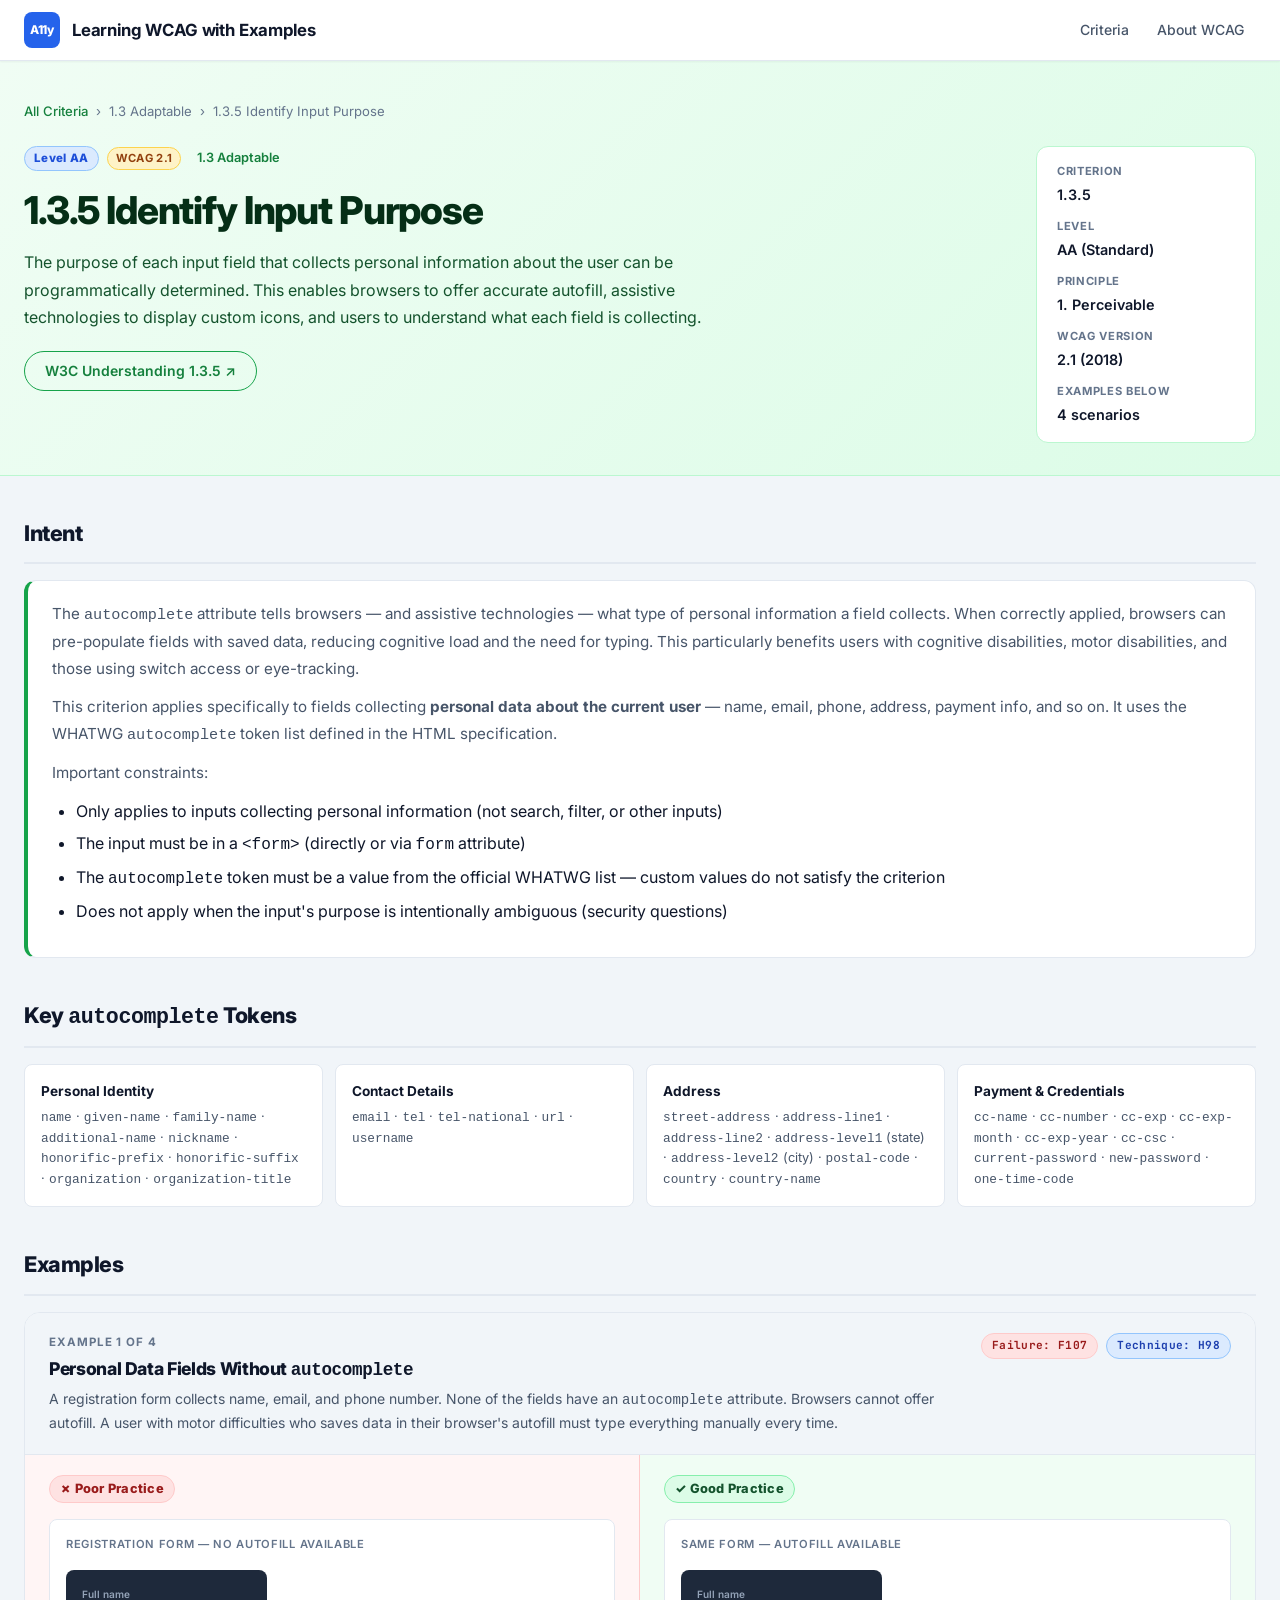
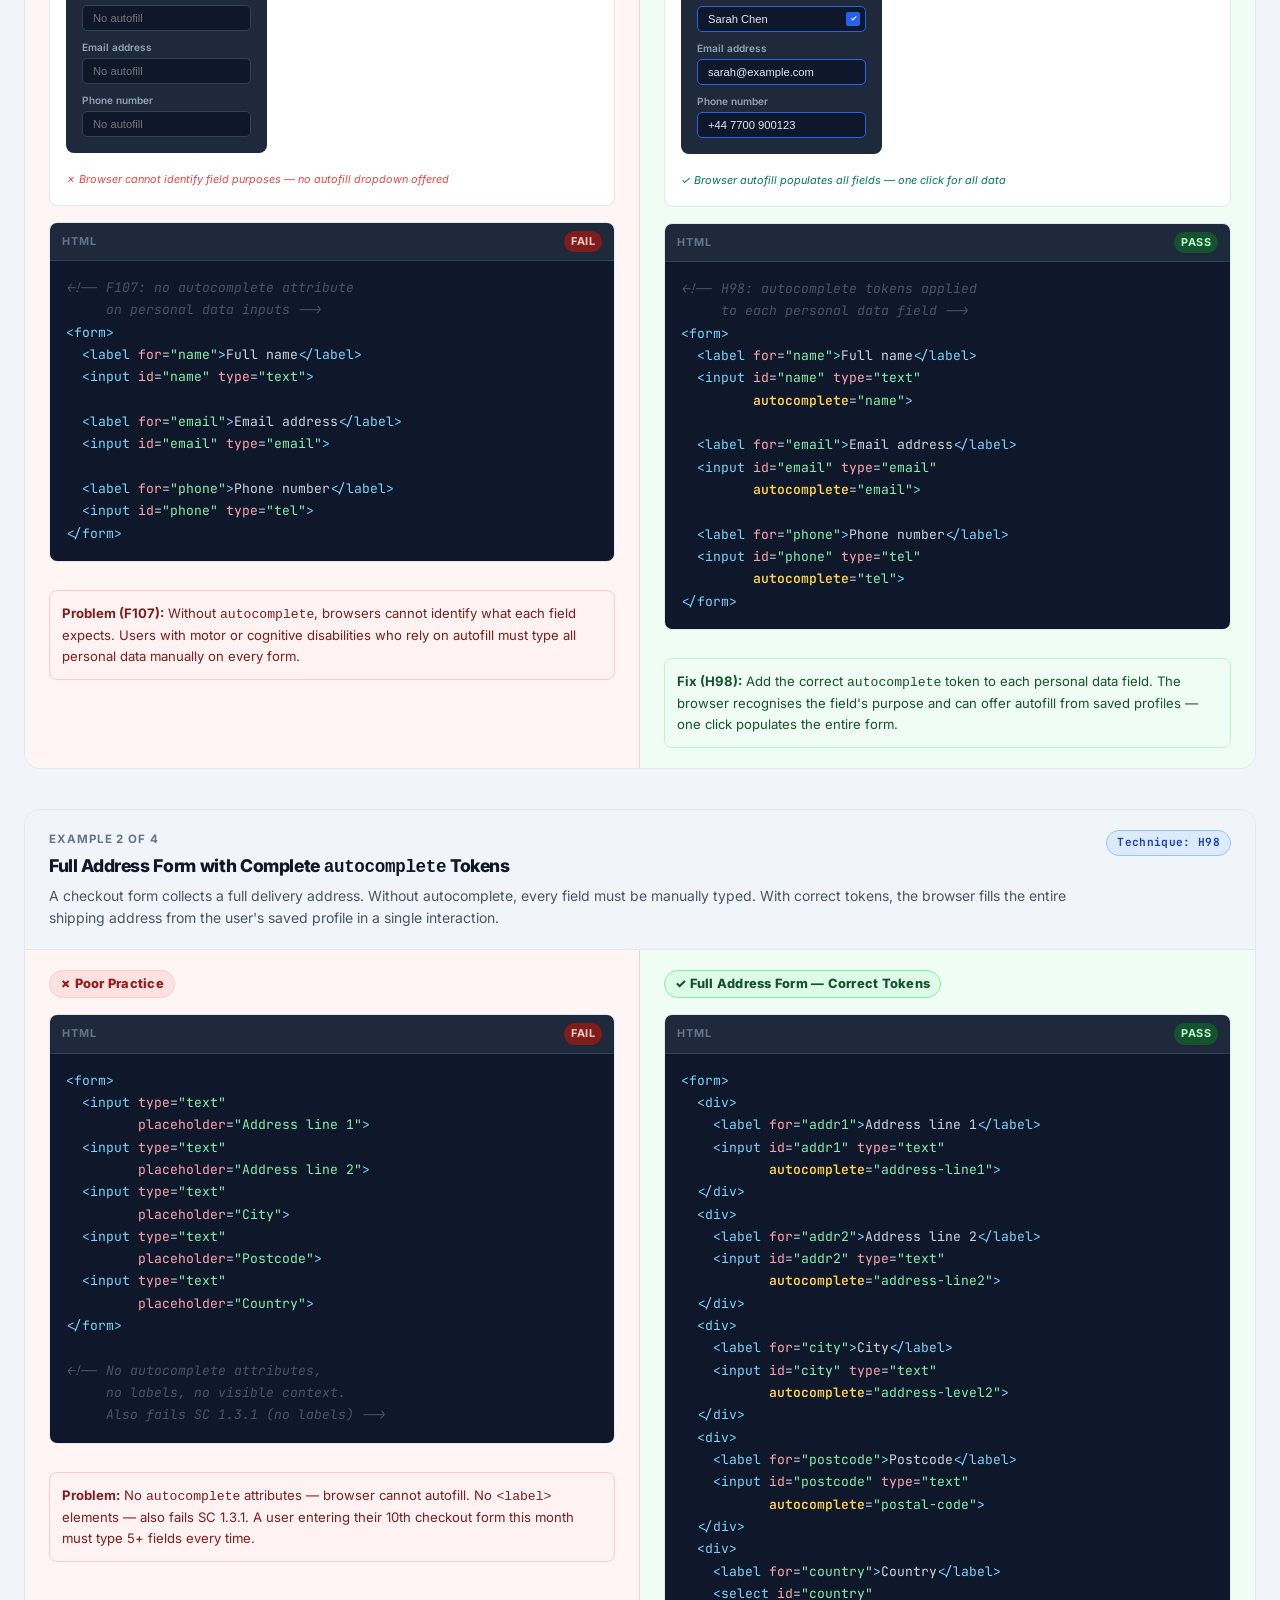
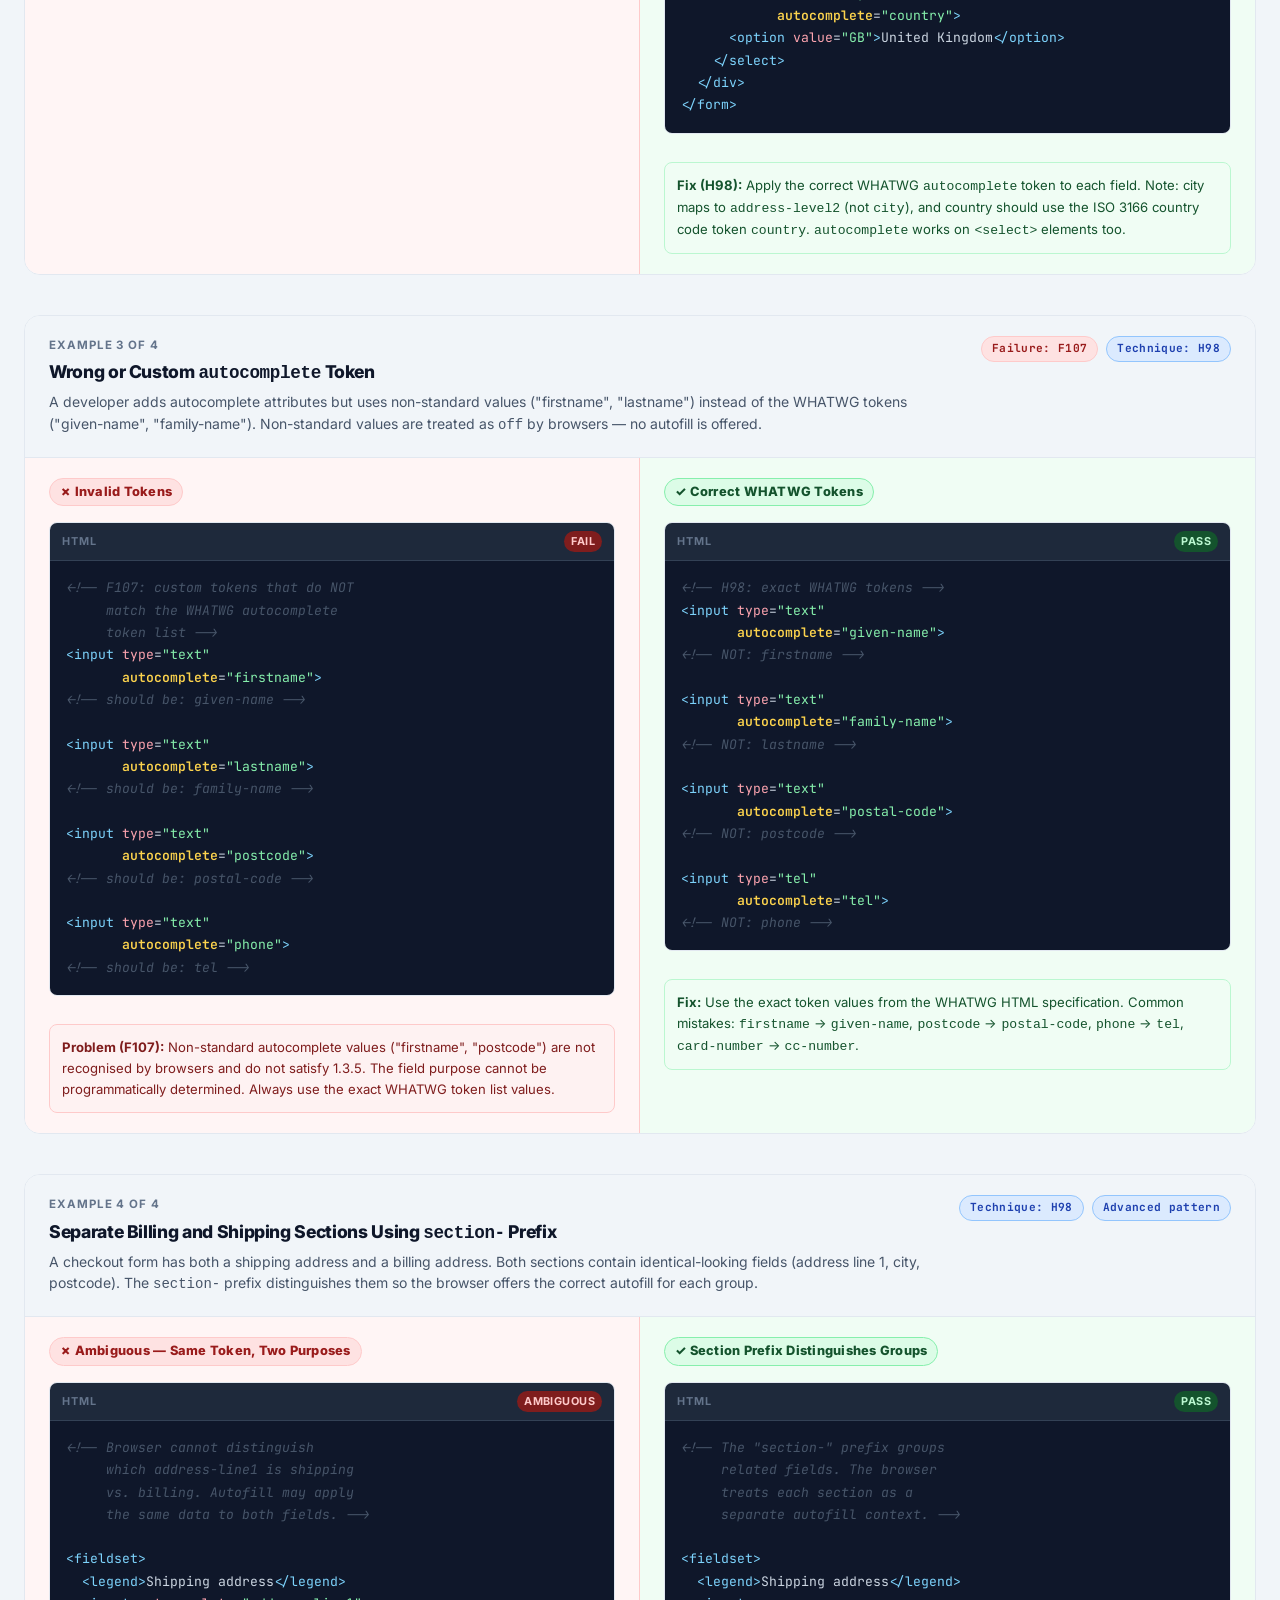
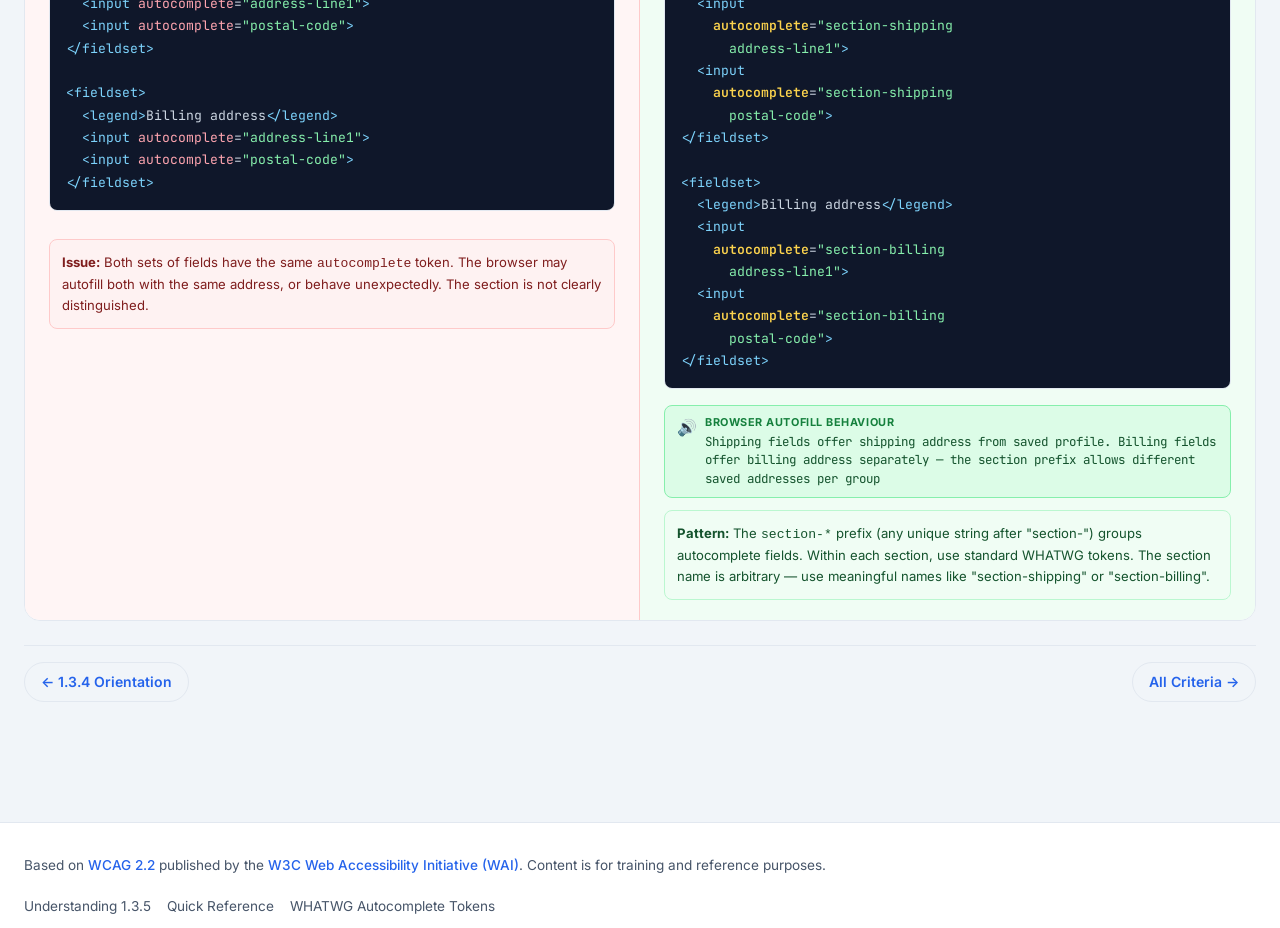
<file: criteria/1.3.5.html>
<!DOCTYPE html>
<html lang="en">
<head>
  <meta charset="UTF-8">
  <meta name="viewport" content="width=device-width, initial-scale=1.0">
  <meta name="description" content="Examples and guidance for WCAG 2.2 SC 1.3.5 Identify Input Purpose.">
  <title>1.3.5 Identify Input Purpose — WCAG 2.2 Accessibility Training</title>
  <link rel="preconnect" href="https://fonts.googleapis.com">
  <link rel="preconnect" href="https://fonts.gstatic.com" crossorigin>
  <link href="https://fonts.googleapis.com/css2?family=Inter:wght@400;500;600;700;800&family=JetBrains+Mono:wght@400;600;700&display=swap" rel="stylesheet">
  <link rel="stylesheet" href="../assets/css/styles.css">
  <link rel="stylesheet" href="../assets/css/examples.css">
</head>
<body>
  <a href="#main" class="skip-link">Skip to main content</a>
  <header class="site-header" role="banner">
    <div class="container">
      <a href="../index.html" class="site-header__brand" aria-label="WCAG Accessibility Training home">
        <span class="site-header__logo" aria-hidden="true">A11y</span>
        <span class="site-header__title">Learning WCAG with Examples</span>
      </a>
      <nav class="site-header__nav" aria-label="Site navigation">
        <a href="../index.html" class="nav-link">Criteria</a>
        <a href="../about.html" class="nav-link">About WCAG</a>
      </nav>
    </div>
  </header>

  <main id="main" tabindex="-1">
    <div class="criterion-page-hero">
      <div class="container">
        <nav aria-label="Breadcrumb">
          <ol class="breadcrumb">
            <li><a href="../index.html">All Criteria</a></li>
            <li aria-hidden="true">›</li>
            <li>1.3 Adaptable</li>
            <li aria-hidden="true">›</li>
            <li aria-current="page">1.3.5 Identify Input Purpose</li>
          </ol>
        </nav>
        <div class="criterion-hero-body">
          <div class="criterion-hero-text">
            <div class="criterion-page-meta">
              <span class="badge badge--level-aa">Level AA</span>
              <span class="badge badge--v21">WCAG 2.1</span>
              <span class="criterion-guideline">1.3 Adaptable</span>
            </div>
            <h1>1.3.5 Identify Input Purpose</h1>
            <p class="criterion-page-description">
              The purpose of each input field that collects personal information about the user can
              be programmatically determined. This enables browsers to offer accurate autofill,
              assistive technologies to display custom icons, and users to understand what each
              field is collecting.
            </p>
            <div class="criterion-hero-actions">
              <a href="https://www.w3.org/WAI/WCAG22/Understanding/identify-input-purpose"
                 class="btn btn--outline-green" target="_blank" rel="noopener noreferrer">
                W3C Understanding 1.3.5 ↗
              </a>
            </div>
          </div>
          <aside class="criterion-hero-sidebar" aria-label="Quick reference">
            <dl class="criterion-quick-info">
              <div class="quick-info-item"><dt class="quick-info-item__label">Criterion</dt><dd class="quick-info-item__value">1.3.5</dd></div>
              <div class="quick-info-item"><dt class="quick-info-item__label">Level</dt><dd class="quick-info-item__value">AA (Standard)</dd></div>
              <div class="quick-info-item"><dt class="quick-info-item__label">Principle</dt><dd class="quick-info-item__value">1. Perceivable</dd></div>
              <div class="quick-info-item"><dt class="quick-info-item__label">WCAG Version</dt><dd class="quick-info-item__value">2.1 (2018)</dd></div>
              <div class="quick-info-item"><dt class="quick-info-item__label">Examples below</dt><dd class="quick-info-item__value">4 scenarios</dd></div>
            </dl>
          </aside>
        </div>
      </div>
    </div>

    <div class="criterion-page-content">
      <div class="container">

        <section class="content-section" aria-labelledby="intent-heading">
          <h2 id="intent-heading">Intent</h2>
          <div class="intent-box">
            <p>
              The <code>autocomplete</code> attribute tells browsers — and assistive technologies —
              what type of personal information a field collects. When correctly applied, browsers
              can pre-populate fields with saved data, reducing cognitive load and the need for
              typing. This particularly benefits users with cognitive disabilities, motor
              disabilities, and those using switch access or eye-tracking.
            </p>
            <p>
              This criterion applies specifically to fields collecting <strong>personal data about
              the current user</strong> — name, email, phone, address, payment info, and so on.
              It uses the WHATWG <code>autocomplete</code> token list defined in the HTML specification.
            </p>
            <p>Important constraints:</p>
            <ul style="margin:0.75rem 0;padding-left:1.5rem;display:flex;flex-direction:column;gap:0.4rem;">
              <li>Only applies to inputs collecting personal information (not search, filter, or other inputs)</li>
              <li>The input must be in a <code>&lt;form&gt;</code> (directly or via <code>form</code> attribute)</li>
              <li>The <code>autocomplete</code> token must be a value from the official WHATWG list — custom values do not satisfy the criterion</li>
              <li>Does not apply when the input's purpose is intentionally ambiguous (security questions)</li>
            </ul>
          </div>
        </section>

        <section class="content-section" aria-labelledby="tokens-heading">
          <h2 id="tokens-heading">Key <code>autocomplete</code> Tokens</h2>
          <div class="exceptions-grid">
            <div class="exception-item">
              <div class="exception-item__title">Personal Identity</div>
              <div class="exception-item__desc">
                <code>name</code> · <code>given-name</code> · <code>family-name</code> ·
                <code>additional-name</code> · <code>nickname</code> · <code>honorific-prefix</code> ·
                <code>honorific-suffix</code> · <code>organization</code> · <code>organization-title</code>
              </div>
            </div>
            <div class="exception-item">
              <div class="exception-item__title">Contact Details</div>
              <div class="exception-item__desc">
                <code>email</code> · <code>tel</code> · <code>tel-national</code> ·
                <code>url</code> · <code>username</code>
              </div>
            </div>
            <div class="exception-item">
              <div class="exception-item__title">Address</div>
              <div class="exception-item__desc">
                <code>street-address</code> · <code>address-line1</code> · <code>address-line2</code> ·
                <code>address-level1</code> (state) · <code>address-level2</code> (city) ·
                <code>postal-code</code> · <code>country</code> · <code>country-name</code>
              </div>
            </div>
            <div class="exception-item">
              <div class="exception-item__title">Payment &amp; Credentials</div>
              <div class="exception-item__desc">
                <code>cc-name</code> · <code>cc-number</code> · <code>cc-exp</code> ·
                <code>cc-exp-month</code> · <code>cc-exp-year</code> · <code>cc-csc</code> ·
                <code>current-password</code> · <code>new-password</code> · <code>one-time-code</code>
              </div>
            </div>
          </div>
        </section>

        <section class="content-section" aria-labelledby="examples-heading">
          <h2 id="examples-heading">Examples</h2>
          <div class="examples-list">

            <!-- Example 1: No autocomplete on personal data fields -->
            <article class="example" id="ex-no-autocomplete" aria-labelledby="ex1-title">
              <div class="example__header">
                <div class="example__title-group">
                  <p class="example__number">Example 1 of 4</p>
                  <h3 class="example__title" id="ex1-title">Personal Data Fields Without <code>autocomplete</code></h3>
                  <p class="example__scenario">A registration form collects name, email, and phone number. None of the fields have an <code>autocomplete</code> attribute. Browsers cannot offer autofill. A user with motor difficulties who saves data in their browser's autofill must type everything manually every time.</p>
                </div>
                <div class="example__tags">
                  <span class="tag tag--failure">Failure: F107</span>
                  <span class="tag tag--technique">Technique: H98</span>
                </div>
              </div>
              <div class="example__pair">
                <div class="example__col example__col--bad">
                  <div class="example__col-header"><span class="practice-badge practice-badge--bad">✗ Poor Practice</span></div>
                  <div class="example__preview">
                    <span class="preview-label">Registration form — no autofill available</span>
                    <div aria-hidden="true" style="background:#1e293b;border-radius:8px;padding:16px;max-width:300px;display:flex;flex-direction:column;gap:8px;">
                      <div style="display:flex;flex-direction:column;gap:3px;">
                        <label style="font-size:0.63rem;color:#94a3b8;font-weight:600;">Full name</label>
                        <input type="text" tabindex="-1" style="background:#0f172a;border:1px solid #334155;border-radius:5px;padding:6px 10px;color:#64748b;font-size:0.7rem;width:100%;box-sizing:border-box;" placeholder="No autofill" readonly>
                      </div>
                      <div style="display:flex;flex-direction:column;gap:3px;">
                        <label style="font-size:0.63rem;color:#94a3b8;font-weight:600;">Email address</label>
                        <input type="text" tabindex="-1" style="background:#0f172a;border:1px solid #334155;border-radius:5px;padding:6px 10px;color:#64748b;font-size:0.7rem;width:100%;box-sizing:border-box;" placeholder="No autofill" readonly>
                      </div>
                      <div style="display:flex;flex-direction:column;gap:3px;">
                        <label style="font-size:0.63rem;color:#94a3b8;font-weight:600;">Phone number</label>
                        <input type="text" tabindex="-1" style="background:#0f172a;border:1px solid #334155;border-radius:5px;padding:6px 10px;color:#64748b;font-size:0.7rem;width:100%;box-sizing:border-box;" placeholder="No autofill" readonly>
                      </div>
                    </div>
                    <p style="font-size:0.68rem;color:#ef4444;margin-top:6px;font-style:italic;">✗ Browser cannot identify field purposes — no autofill dropdown offered</p>
                  </div>
                  <div class="example__code">
                    <div class="code-toolbar"><span class="code-lang">HTML</span><span class="code-status code-status--fail">FAIL</span></div>
                    <pre><code><span class="tok-comment">&lt;!-- F107: no autocomplete attribute
     on personal data inputs --&gt;</span>
<span class="tok-tag">&lt;form&gt;</span>
  <span class="tok-tag">&lt;label</span> <span class="tok-attr">for</span>=<span class="tok-val">"name"</span><span class="tok-tag">&gt;</span>Full name<span class="tok-tag">&lt;/label&gt;</span>
  <span class="tok-tag">&lt;input</span> <span class="tok-attr">id</span>=<span class="tok-val">"name"</span> <span class="tok-attr">type</span>=<span class="tok-val">"text"</span><span class="tok-tag">&gt;</span>

  <span class="tok-tag">&lt;label</span> <span class="tok-attr">for</span>=<span class="tok-val">"email"</span><span class="tok-tag">&gt;</span>Email address<span class="tok-tag">&lt;/label&gt;</span>
  <span class="tok-tag">&lt;input</span> <span class="tok-attr">id</span>=<span class="tok-val">"email"</span> <span class="tok-attr">type</span>=<span class="tok-val">"email"</span><span class="tok-tag">&gt;</span>

  <span class="tok-tag">&lt;label</span> <span class="tok-attr">for</span>=<span class="tok-val">"phone"</span><span class="tok-tag">&gt;</span>Phone number<span class="tok-tag">&lt;/label&gt;</span>
  <span class="tok-tag">&lt;input</span> <span class="tok-attr">id</span>=<span class="tok-val">"phone"</span> <span class="tok-attr">type</span>=<span class="tok-val">"tel"</span><span class="tok-tag">&gt;</span>
<span class="tok-tag">&lt;/form&gt;</span></code></pre>
                  </div>
                  <p class="example__note example__note--problem"><strong>Problem (F107):</strong> Without <code>autocomplete</code>, browsers cannot identify what each field expects. Users with motor or cognitive disabilities who rely on autofill must type all personal data manually on every form.</p>
                </div>
                <div class="example__col example__col--good">
                  <div class="example__col-header"><span class="practice-badge practice-badge--good">✓ Good Practice</span></div>
                  <div class="example__preview">
                    <span class="preview-label">Same form — autofill available</span>
                    <div aria-hidden="true" style="background:#1e293b;border-radius:8px;padding:16px;max-width:300px;display:flex;flex-direction:column;gap:8px;">
                      <div style="display:flex;flex-direction:column;gap:3px;">
                        <label style="font-size:0.63rem;color:#94a3b8;font-weight:600;">Full name</label>
                        <div style="position:relative;">
                          <input type="text" tabindex="-1" style="background:#0f172a;border:1px solid #2563eb;border-radius:5px;padding:6px 10px;color:#e2e8f0;font-size:0.7rem;width:100%;box-sizing:border-box;" value="Sarah Chen" readonly>
                          <div style="position:absolute;right:6px;top:50%;transform:translateY(-50%);width:14px;height:14px;background:#2563eb;border-radius:2px;display:flex;align-items:center;justify-content:center;font-size:0.5rem;color:#fff;font-weight:700;">✓</div>
                        </div>
                      </div>
                      <div style="display:flex;flex-direction:column;gap:3px;">
                        <label style="font-size:0.63rem;color:#94a3b8;font-weight:600;">Email address</label>
                        <input type="text" tabindex="-1" style="background:#0f172a;border:1px solid #2563eb;border-radius:5px;padding:6px 10px;color:#e2e8f0;font-size:0.7rem;width:100%;box-sizing:border-box;" value="sarah@example.com" readonly>
                      </div>
                      <div style="display:flex;flex-direction:column;gap:3px;">
                        <label style="font-size:0.63rem;color:#94a3b8;font-weight:600;">Phone number</label>
                        <input type="text" tabindex="-1" style="background:#0f172a;border:1px solid #2563eb;border-radius:5px;padding:6px 10px;color:#e2e8f0;font-size:0.7rem;width:100%;box-sizing:border-box;" value="+44 7700 900123" readonly>
                      </div>
                    </div>
                    <p style="font-size:0.68rem;color:#047857;margin-top:6px;font-style:italic;">✓ Browser autofill populates all fields — one click for all data</p>
                  </div>
                  <div class="example__code">
                    <div class="code-toolbar"><span class="code-lang">HTML</span><span class="code-status code-status--pass">PASS</span></div>
                    <pre><code><span class="tok-comment">&lt;!-- H98: autocomplete tokens applied
     to each personal data field --&gt;</span>
<span class="tok-tag">&lt;form&gt;</span>
  <span class="tok-tag">&lt;label</span> <span class="tok-attr">for</span>=<span class="tok-val">"name"</span><span class="tok-tag">&gt;</span>Full name<span class="tok-tag">&lt;/label&gt;</span>
  <span class="tok-tag">&lt;input</span> <span class="tok-attr">id</span>=<span class="tok-val">"name"</span> <span class="tok-attr">type</span>=<span class="tok-val">"text"</span>
         <span class="tok-hi">autocomplete</span>=<span class="tok-val">"name"</span><span class="tok-tag">&gt;</span>

  <span class="tok-tag">&lt;label</span> <span class="tok-attr">for</span>=<span class="tok-val">"email"</span><span class="tok-tag">&gt;</span>Email address<span class="tok-tag">&lt;/label&gt;</span>
  <span class="tok-tag">&lt;input</span> <span class="tok-attr">id</span>=<span class="tok-val">"email"</span> <span class="tok-attr">type</span>=<span class="tok-val">"email"</span>
         <span class="tok-hi">autocomplete</span>=<span class="tok-val">"email"</span><span class="tok-tag">&gt;</span>

  <span class="tok-tag">&lt;label</span> <span class="tok-attr">for</span>=<span class="tok-val">"phone"</span><span class="tok-tag">&gt;</span>Phone number<span class="tok-tag">&lt;/label&gt;</span>
  <span class="tok-tag">&lt;input</span> <span class="tok-attr">id</span>=<span class="tok-val">"phone"</span> <span class="tok-attr">type</span>=<span class="tok-val">"tel"</span>
         <span class="tok-hi">autocomplete</span>=<span class="tok-val">"tel"</span><span class="tok-tag">&gt;</span>
<span class="tok-tag">&lt;/form&gt;</span></code></pre>
                  </div>
                  <p class="example__note example__note--solution"><strong>Fix (H98):</strong> Add the correct <code>autocomplete</code> token to each personal data field. The browser recognises the field's purpose and can offer autofill from saved profiles — one click populates the entire form.</p>
                </div>
              </div>
            </article>

            <!-- Example 2: Full address form -->
            <article class="example" id="ex-address-form" aria-labelledby="ex2-title">
              <div class="example__header">
                <div class="example__title-group">
                  <p class="example__number">Example 2 of 4</p>
                  <h3 class="example__title" id="ex2-title">Full Address Form with Complete <code>autocomplete</code> Tokens</h3>
                  <p class="example__scenario">A checkout form collects a full delivery address. Without autocomplete, every field must be manually typed. With correct tokens, the browser fills the entire shipping address from the user's saved profile in a single interaction.</p>
                </div>
                <div class="example__tags">
                  <span class="tag tag--technique">Technique: H98</span>
                </div>
              </div>
              <div class="example__pair">
                <div class="example__col example__col--bad">
                  <div class="example__col-header"><span class="practice-badge practice-badge--bad">✗ Poor Practice</span></div>
                  <div class="example__code">
                    <div class="code-toolbar"><span class="code-lang">HTML</span><span class="code-status code-status--fail">FAIL</span></div>
                    <pre><code><span class="tok-tag">&lt;form&gt;</span>
  <span class="tok-tag">&lt;input</span> <span class="tok-attr">type</span>=<span class="tok-val">"text"</span>
         <span class="tok-attr">placeholder</span>=<span class="tok-val">"Address line 1"</span><span class="tok-tag">&gt;</span>
  <span class="tok-tag">&lt;input</span> <span class="tok-attr">type</span>=<span class="tok-val">"text"</span>
         <span class="tok-attr">placeholder</span>=<span class="tok-val">"Address line 2"</span><span class="tok-tag">&gt;</span>
  <span class="tok-tag">&lt;input</span> <span class="tok-attr">type</span>=<span class="tok-val">"text"</span>
         <span class="tok-attr">placeholder</span>=<span class="tok-val">"City"</span><span class="tok-tag">&gt;</span>
  <span class="tok-tag">&lt;input</span> <span class="tok-attr">type</span>=<span class="tok-val">"text"</span>
         <span class="tok-attr">placeholder</span>=<span class="tok-val">"Postcode"</span><span class="tok-tag">&gt;</span>
  <span class="tok-tag">&lt;input</span> <span class="tok-attr">type</span>=<span class="tok-val">"text"</span>
         <span class="tok-attr">placeholder</span>=<span class="tok-val">"Country"</span><span class="tok-tag">&gt;</span>
<span class="tok-tag">&lt;/form&gt;</span>

<span class="tok-comment">&lt;!-- No autocomplete attributes,
     no labels, no visible context.
     Also fails SC 1.3.1 (no labels) --&gt;</span></code></pre>
                  </div>
                  <p class="example__note example__note--problem"><strong>Problem:</strong> No <code>autocomplete</code> attributes — browser cannot autofill. No <code>&lt;label&gt;</code> elements — also fails SC 1.3.1. A user entering their 10th checkout form this month must type 5+ fields every time.</p>
                </div>
                <div class="example__col example__col--good">
                  <div class="example__col-header"><span class="practice-badge practice-badge--good">✓ Full Address Form — Correct Tokens</span></div>
                  <div class="example__code">
                    <div class="code-toolbar"><span class="code-lang">HTML</span><span class="code-status code-status--pass">PASS</span></div>
                    <pre><code><span class="tok-tag">&lt;form&gt;</span>
  <span class="tok-tag">&lt;div&gt;</span>
    <span class="tok-tag">&lt;label</span> <span class="tok-attr">for</span>=<span class="tok-val">"addr1"</span><span class="tok-tag">&gt;</span>Address line 1<span class="tok-tag">&lt;/label&gt;</span>
    <span class="tok-tag">&lt;input</span> <span class="tok-attr">id</span>=<span class="tok-val">"addr1"</span> <span class="tok-attr">type</span>=<span class="tok-val">"text"</span>
           <span class="tok-hi">autocomplete</span>=<span class="tok-val">"address-line1"</span><span class="tok-tag">&gt;</span>
  <span class="tok-tag">&lt;/div&gt;</span>
  <span class="tok-tag">&lt;div&gt;</span>
    <span class="tok-tag">&lt;label</span> <span class="tok-attr">for</span>=<span class="tok-val">"addr2"</span><span class="tok-tag">&gt;</span>Address line 2<span class="tok-tag">&lt;/label&gt;</span>
    <span class="tok-tag">&lt;input</span> <span class="tok-attr">id</span>=<span class="tok-val">"addr2"</span> <span class="tok-attr">type</span>=<span class="tok-val">"text"</span>
           <span class="tok-hi">autocomplete</span>=<span class="tok-val">"address-line2"</span><span class="tok-tag">&gt;</span>
  <span class="tok-tag">&lt;/div&gt;</span>
  <span class="tok-tag">&lt;div&gt;</span>
    <span class="tok-tag">&lt;label</span> <span class="tok-attr">for</span>=<span class="tok-val">"city"</span><span class="tok-tag">&gt;</span>City<span class="tok-tag">&lt;/label&gt;</span>
    <span class="tok-tag">&lt;input</span> <span class="tok-attr">id</span>=<span class="tok-val">"city"</span> <span class="tok-attr">type</span>=<span class="tok-val">"text"</span>
           <span class="tok-hi">autocomplete</span>=<span class="tok-val">"address-level2"</span><span class="tok-tag">&gt;</span>
  <span class="tok-tag">&lt;/div&gt;</span>
  <span class="tok-tag">&lt;div&gt;</span>
    <span class="tok-tag">&lt;label</span> <span class="tok-attr">for</span>=<span class="tok-val">"postcode"</span><span class="tok-tag">&gt;</span>Postcode<span class="tok-tag">&lt;/label&gt;</span>
    <span class="tok-tag">&lt;input</span> <span class="tok-attr">id</span>=<span class="tok-val">"postcode"</span> <span class="tok-attr">type</span>=<span class="tok-val">"text"</span>
           <span class="tok-hi">autocomplete</span>=<span class="tok-val">"postal-code"</span><span class="tok-tag">&gt;</span>
  <span class="tok-tag">&lt;/div&gt;</span>
  <span class="tok-tag">&lt;div&gt;</span>
    <span class="tok-tag">&lt;label</span> <span class="tok-attr">for</span>=<span class="tok-val">"country"</span><span class="tok-tag">&gt;</span>Country<span class="tok-tag">&lt;/label&gt;</span>
    <span class="tok-tag">&lt;select</span> <span class="tok-attr">id</span>=<span class="tok-val">"country"</span>
            <span class="tok-hi">autocomplete</span>=<span class="tok-val">"country"</span><span class="tok-tag">&gt;</span>
      <span class="tok-tag">&lt;option</span> <span class="tok-attr">value</span>=<span class="tok-val">"GB"</span><span class="tok-tag">&gt;</span>United Kingdom<span class="tok-tag">&lt;/option&gt;</span>
    <span class="tok-tag">&lt;/select&gt;</span>
  <span class="tok-tag">&lt;/div&gt;</span>
<span class="tok-tag">&lt;/form&gt;</span></code></pre>
                  </div>
                  <p class="example__note example__note--solution"><strong>Fix (H98):</strong> Apply the correct WHATWG <code>autocomplete</code> token to each field. Note: city maps to <code>address-level2</code> (not <code>city</code>), and country should use the ISO 3166 country code token <code>country</code>. <code>autocomplete</code> works on <code>&lt;select&gt;</code> elements too.</p>
                </div>
              </div>
            </article>

            <!-- Example 3: Wrong autocomplete value -->
            <article class="example" id="ex-wrong-token" aria-labelledby="ex3-title">
              <div class="example__header">
                <div class="example__title-group">
                  <p class="example__number">Example 3 of 4</p>
                  <h3 class="example__title" id="ex3-title">Wrong or Custom <code>autocomplete</code> Token</h3>
                  <p class="example__scenario">A developer adds autocomplete attributes but uses non-standard values ("firstname", "lastname") instead of the WHATWG tokens ("given-name", "family-name"). Non-standard values are treated as <code>off</code> by browsers — no autofill is offered.</p>
                </div>
                <div class="example__tags">
                  <span class="tag tag--failure">Failure: F107</span>
                  <span class="tag tag--technique">Technique: H98</span>
                </div>
              </div>
              <div class="example__pair">
                <div class="example__col example__col--bad">
                  <div class="example__col-header"><span class="practice-badge practice-badge--bad">✗ Invalid Tokens</span></div>
                  <div class="example__code">
                    <div class="code-toolbar"><span class="code-lang">HTML</span><span class="code-status code-status--fail">FAIL</span></div>
                    <pre><code><span class="tok-comment">&lt;!-- F107: custom tokens that do NOT
     match the WHATWG autocomplete
     token list --&gt;</span>
<span class="tok-tag">&lt;input</span> <span class="tok-attr">type</span>=<span class="tok-val">"text"</span>
       <span class="tok-hi">autocomplete</span>=<span class="tok-val">"firstname"</span><span class="tok-tag">&gt;</span>
<span class="tok-comment">&lt;!-- should be: given-name --&gt;</span>

<span class="tok-tag">&lt;input</span> <span class="tok-attr">type</span>=<span class="tok-val">"text"</span>
       <span class="tok-hi">autocomplete</span>=<span class="tok-val">"lastname"</span><span class="tok-tag">&gt;</span>
<span class="tok-comment">&lt;!-- should be: family-name --&gt;</span>

<span class="tok-tag">&lt;input</span> <span class="tok-attr">type</span>=<span class="tok-val">"text"</span>
       <span class="tok-hi">autocomplete</span>=<span class="tok-val">"postcode"</span><span class="tok-tag">&gt;</span>
<span class="tok-comment">&lt;!-- should be: postal-code --&gt;</span>

<span class="tok-tag">&lt;input</span> <span class="tok-attr">type</span>=<span class="tok-val">"text"</span>
       <span class="tok-hi">autocomplete</span>=<span class="tok-val">"phone"</span><span class="tok-tag">&gt;</span>
<span class="tok-comment">&lt;!-- should be: tel --&gt;</span></code></pre>
                  </div>
                  <p class="example__note example__note--problem"><strong>Problem (F107):</strong> Non-standard autocomplete values ("firstname", "postcode") are not recognised by browsers and do not satisfy 1.3.5. The field purpose cannot be programmatically determined. Always use the exact WHATWG token list values.</p>
                </div>
                <div class="example__col example__col--good">
                  <div class="example__col-header"><span class="practice-badge practice-badge--good">✓ Correct WHATWG Tokens</span></div>
                  <div class="example__code">
                    <div class="code-toolbar"><span class="code-lang">HTML</span><span class="code-status code-status--pass">PASS</span></div>
                    <pre><code><span class="tok-comment">&lt;!-- H98: exact WHATWG tokens --&gt;</span>
<span class="tok-tag">&lt;input</span> <span class="tok-attr">type</span>=<span class="tok-val">"text"</span>
       <span class="tok-hi">autocomplete</span>=<span class="tok-val">"given-name"</span><span class="tok-tag">&gt;</span>
<span class="tok-comment">&lt;!-- NOT: firstname --&gt;</span>

<span class="tok-tag">&lt;input</span> <span class="tok-attr">type</span>=<span class="tok-val">"text"</span>
       <span class="tok-hi">autocomplete</span>=<span class="tok-val">"family-name"</span><span class="tok-tag">&gt;</span>
<span class="tok-comment">&lt;!-- NOT: lastname --&gt;</span>

<span class="tok-tag">&lt;input</span> <span class="tok-attr">type</span>=<span class="tok-val">"text"</span>
       <span class="tok-hi">autocomplete</span>=<span class="tok-val">"postal-code"</span><span class="tok-tag">&gt;</span>
<span class="tok-comment">&lt;!-- NOT: postcode --&gt;</span>

<span class="tok-tag">&lt;input</span> <span class="tok-attr">type</span>=<span class="tok-val">"tel"</span>
       <span class="tok-hi">autocomplete</span>=<span class="tok-val">"tel"</span><span class="tok-tag">&gt;</span>
<span class="tok-comment">&lt;!-- NOT: phone --&gt;</span></code></pre>
                  </div>
                  <p class="example__note example__note--solution"><strong>Fix:</strong> Use the exact token values from the WHATWG HTML specification. Common mistakes: <code>firstname</code> → <code>given-name</code>, <code>postcode</code> → <code>postal-code</code>, <code>phone</code> → <code>tel</code>, <code>card-number</code> → <code>cc-number</code>.</p>
                </div>
              </div>
            </article>

            <!-- Example 4: Billing vs shipping sections -->
            <article class="example" id="ex-sections" aria-labelledby="ex4-title">
              <div class="example__header">
                <div class="example__title-group">
                  <p class="example__number">Example 4 of 4</p>
                  <h3 class="example__title" id="ex4-title">Separate Billing and Shipping Sections Using <code>section-</code> Prefix</h3>
                  <p class="example__scenario">A checkout form has both a shipping address and a billing address. Both sections contain identical-looking fields (address line 1, city, postcode). The <code>section-</code> prefix distinguishes them so the browser offers the correct autofill for each group.</p>
                </div>
                <div class="example__tags">
                  <span class="tag tag--technique">Technique: H98</span>
                  <span class="tag tag--technique">Advanced pattern</span>
                </div>
              </div>
              <div class="example__pair">
                <div class="example__col example__col--bad">
                  <div class="example__col-header"><span class="practice-badge practice-badge--bad">✗ Ambiguous — Same Token, Two Purposes</span></div>
                  <div class="example__code">
                    <div class="code-toolbar"><span class="code-lang">HTML</span><span class="code-status code-status--fail">AMBIGUOUS</span></div>
                    <pre><code><span class="tok-comment">&lt;!-- Browser cannot distinguish
     which address-line1 is shipping
     vs. billing. Autofill may apply
     the same data to both fields. --&gt;</span>

<span class="tok-tag">&lt;fieldset&gt;</span>
  <span class="tok-tag">&lt;legend&gt;</span>Shipping address<span class="tok-tag">&lt;/legend&gt;</span>
  <span class="tok-tag">&lt;input</span> <span class="tok-attr">autocomplete</span>=<span class="tok-val">"address-line1"</span><span class="tok-tag">&gt;</span>
  <span class="tok-tag">&lt;input</span> <span class="tok-attr">autocomplete</span>=<span class="tok-val">"postal-code"</span><span class="tok-tag">&gt;</span>
<span class="tok-tag">&lt;/fieldset&gt;</span>

<span class="tok-tag">&lt;fieldset&gt;</span>
  <span class="tok-tag">&lt;legend&gt;</span>Billing address<span class="tok-tag">&lt;/legend&gt;</span>
  <span class="tok-tag">&lt;input</span> <span class="tok-attr">autocomplete</span>=<span class="tok-val">"address-line1"</span><span class="tok-tag">&gt;</span>
  <span class="tok-tag">&lt;input</span> <span class="tok-attr">autocomplete</span>=<span class="tok-val">"postal-code"</span><span class="tok-tag">&gt;</span>
<span class="tok-tag">&lt;/fieldset&gt;</span></code></pre>
                  </div>
                  <p class="example__note example__note--problem"><strong>Issue:</strong> Both sets of fields have the same <code>autocomplete</code> token. The browser may autofill both with the same address, or behave unexpectedly. The section is not clearly distinguished.</p>
                </div>
                <div class="example__col example__col--good">
                  <div class="example__col-header"><span class="practice-badge practice-badge--good">✓ Section Prefix Distinguishes Groups</span></div>
                  <div class="example__code">
                    <div class="code-toolbar"><span class="code-lang">HTML</span><span class="code-status code-status--pass">PASS</span></div>
                    <pre><code><span class="tok-comment">&lt;!-- The "section-" prefix groups
     related fields. The browser
     treats each section as a
     separate autofill context. --&gt;</span>

<span class="tok-tag">&lt;fieldset&gt;</span>
  <span class="tok-tag">&lt;legend&gt;</span>Shipping address<span class="tok-tag">&lt;/legend&gt;</span>
  <span class="tok-tag">&lt;input</span>
    <span class="tok-hi">autocomplete</span>=<span class="tok-val">"section-shipping
      address-line1"</span><span class="tok-tag">&gt;</span>
  <span class="tok-tag">&lt;input</span>
    <span class="tok-hi">autocomplete</span>=<span class="tok-val">"section-shipping
      postal-code"</span><span class="tok-tag">&gt;</span>
<span class="tok-tag">&lt;/fieldset&gt;</span>

<span class="tok-tag">&lt;fieldset&gt;</span>
  <span class="tok-tag">&lt;legend&gt;</span>Billing address<span class="tok-tag">&lt;/legend&gt;</span>
  <span class="tok-tag">&lt;input</span>
    <span class="tok-hi">autocomplete</span>=<span class="tok-val">"section-billing
      address-line1"</span><span class="tok-tag">&gt;</span>
  <span class="tok-tag">&lt;input</span>
    <span class="tok-hi">autocomplete</span>=<span class="tok-val">"section-billing
      postal-code"</span><span class="tok-tag">&gt;</span>
<span class="tok-tag">&lt;/fieldset&gt;</span></code></pre>
                  </div>
                  <div class="sr-output sr-output--good" role="note"><span class="sr-output__icon" aria-hidden="true">🔊</span><span><span class="sr-output__label">Browser autofill behaviour</span><span class="sr-output__text">Shipping fields offer shipping address from saved profile. Billing fields offer billing address separately — the section prefix allows different saved addresses per group</span></span></div>
                  <p class="example__note example__note--solution"><strong>Pattern:</strong> The <code>section-*</code> prefix (any unique string after "section-") groups autocomplete fields. Within each section, use standard WHATWG tokens. The section name is arbitrary — use meaningful names like "section-shipping" or "section-billing".</p>
                </div>
              </div>
            </article>

          </div>

          <nav class="criterion-nav" aria-label="Criterion navigation">
            <a href="1.3.4.html" class="criterion-nav__link">← 1.3.4 Orientation</a>
            <a href="../index.html" class="criterion-nav__link">All Criteria →</a>
          </nav>
        </section>

      </div>
    </div>
  </main>

  <footer class="site-footer" role="contentinfo">
    <div class="container">
      <p class="footer-text">Based on <a href="https://www.w3.org/TR/WCAG22/" rel="noopener noreferrer" target="_blank">WCAG 2.2</a> published by the <a href="https://www.w3.org/WAI/" rel="noopener noreferrer" target="_blank">W3C Web Accessibility Initiative (WAI)</a>. Content is for training and reference purposes.</p>
      <ul class="footer-links" aria-label="Footer links">
        <li><a href="https://www.w3.org/WAI/WCAG22/Understanding/identify-input-purpose" rel="noopener noreferrer" target="_blank">Understanding 1.3.5</a></li>
        <li><a href="https://www.w3.org/WAI/WCAG22/quickref/#identify-input-purpose" rel="noopener noreferrer" target="_blank">Quick Reference</a></li>
        <li><a href="https://html.spec.whatwg.org/multipage/form-control-infrastructure.html#autofill" rel="noopener noreferrer" target="_blank">WHATWG Autocomplete Tokens</a></li>
      </ul>
    </div>
  </footer>
</body>
</html>
</file>
<file: assets/css/styles.css>
/* ============================================================
   Design Tokens
   ============================================================ */
:root {
  /* Neutral palette */
  --color-bg:              #f1f5f9;
  --color-surface:         #ffffff;
  --color-surface-hover:   #f8fafc;
  --color-border:          #e2e8f0;
  --color-border-strong:   #cbd5e1;
  --color-text-primary:    #0f172a;
  --color-text-secondary:  #475569;
  /* #64748b on white = 5.5:1 (passes AA for small text) */
  --color-text-muted:      #64748b;

  /* Brand */
  --color-brand:           #2563eb;
  --color-brand-dark:      #1d4ed8;

  /* Principle: Perceivable (sky)
     #0369a1 on white = 5.9:1 ✓  |  white on #0369a1 = 5.9:1 ✓ */
  --color-perceivable-bg:      #f0f9ff;
  --color-perceivable-border:  #bae6fd;
  --color-perceivable-text:    #075985;
  --color-perceivable-accent:  #0369a1;

  /* Principle: Operable (violet)
     #7c3aed on white = 5.3:1 ✓  |  white on #7c3aed = 5.8:1 ✓ */
  --color-operable-bg:      #f5f3ff;
  --color-operable-border:  #ddd6fe;
  --color-operable-text:    #3730a3;
  --color-operable-accent:  #7c3aed;

  /* Principle: Understandable (emerald)
     #047857 on white = 5.6:1 ✓  |  white on #047857 = 5.6:1 ✓ */
  --color-understandable-bg:      #ecfdf5;
  --color-understandable-border:  #a7f3d0;
  --color-understandable-text:    #065f46;
  --color-understandable-accent:  #047857;

  /* Principle: Robust (amber)
     #b45309 on white = 5.0:1 ✓  |  white on #b45309 = 5.0:1 ✓ */
  --color-robust-bg:      #fffbeb;
  --color-robust-border:  #fde68a;
  --color-robust-text:    #92400e;
  --color-robust-accent:  #b45309;

  /* Level badges */
  --badge-a-bg:    #dcfce7;
  --badge-a-text:  #15803d;
  --badge-a-border:#86efac;

  --badge-aa-bg:    #dbeafe;
  --badge-aa-text:  #1d4ed8;
  --badge-aa-border:#93c5fd;

  --badge-aaa-bg:    #f3e8ff;
  --badge-aaa-text:  #7e22ce;
  --badge-aaa-border:#d8b4fe;

  /* WCAG version badges */
  --badge-20-bg:   #f1f5f9;
  --badge-20-text: #475569;
  --badge-21-bg:   #fef3c7;
  --badge-21-text: #92400e;
  --badge-22-bg:   #ffe4e6;
  --badge-22-text: #9f1239;

  /* Deprecated — #475569 on #f8fafc = 6.0:1 ✓ */
  --badge-deprecated-bg:   #f8fafc;
  --badge-deprecated-text: #475569;

  /* Link colour — #1e40af on white = 8.75:1 ✓ */
  --color-link:            #1e40af;
  --color-link-hover:      #1e3a8a;
  --color-link-decoration: rgba(30, 64, 175, 0.4);

  /* Typography */
  --font-sans: 'Inter', system-ui, -apple-system, BlinkMacSystemFont, 'Segoe UI', sans-serif;
  --font-mono: 'JetBrains Mono', 'Fira Code', 'Cascadia Code', ui-monospace, monospace;

  /* Spacing scale */
  --space-1:  0.25rem;
  --space-2:  0.5rem;
  --space-3:  0.75rem;
  --space-4:  1rem;
  --space-5:  1.25rem;
  --space-6:  1.5rem;
  --space-8:  2rem;
  --space-10: 2.5rem;
  --space-12: 3rem;
  --space-16: 4rem;

  /* Border radius */
  --radius-sm: 4px;
  --radius-md: 8px;
  --radius-lg: 12px;
  --radius-xl: 16px;
  --radius-full: 9999px;

  /* Shadows */
  --shadow-sm:  0 1px 2px rgba(0,0,0,0.05);
  --shadow-md:  0 4px 6px -1px rgba(0,0,0,0.07), 0 2px 4px -2px rgba(0,0,0,0.05);
  --shadow-lg:  0 10px 15px -3px rgba(0,0,0,0.08), 0 4px 6px -4px rgba(0,0,0,0.05);

  /* Transitions */
  --transition-fast: 120ms ease;
  --transition-base: 200ms ease;

  /* Layout */
  --container-max: 1280px;
  --container-padding: var(--space-6);
}

/* ============================================================
   Reset & Base
   ============================================================ */
*, *::before, *::after {
  box-sizing: border-box;
  margin: 0;
  padding: 0;
}

html {
  scroll-behavior: smooth;
  -webkit-text-size-adjust: 100%;
}

body {
  font-family: var(--font-sans);
  font-size: 1rem;
  line-height: 1.6;
  color: var(--color-text-primary);
  background-color: var(--color-bg);
  -webkit-font-smoothing: antialiased;
  -moz-osx-font-smoothing: grayscale;
}

img, svg { display: block; max-width: 100%; }
button { cursor: pointer; font: inherit; }
a { color: var(--color-brand); text-decoration: none; }
a:hover { text-decoration: underline; }

/* ============================================================
   Accessibility
   ============================================================ */
.skip-link {
  position: absolute;
  top: -100%;
  left: var(--space-4);
  padding: var(--space-2) var(--space-4);
  background: var(--color-brand);
  color: #fff;
  font-weight: 600;
  border-radius: var(--radius-md);
  z-index: 1000;
  transition: top var(--transition-fast);
}
.skip-link:focus {
  top: var(--space-4);
  outline: 3px solid var(--color-brand-dark);
  outline-offset: 2px;
}

:focus-visible {
  outline: 2px solid var(--color-brand);
  outline-offset: 3px;
  border-radius: var(--radius-sm);
}

/* ============================================================
   Layout
   ============================================================ */
.container {
  width: 100%;
  max-width: var(--container-max);
  margin-inline: auto;
  padding-inline: var(--container-padding);
}

/* ============================================================
   Site Header
   ============================================================ */
.site-header {
  position: sticky;
  top: 0;
  z-index: 100;
  background: rgba(255,255,255,0.95);
  backdrop-filter: blur(8px);
  border-bottom: 1px solid var(--color-border);
  box-shadow: var(--shadow-sm);
}

.site-header .container {
  display: flex;
  align-items: center;
  justify-content: space-between;
  height: 60px;
  gap: var(--space-4);
}

.site-header__brand {
  display: flex;
  align-items: center;
  gap: var(--space-3);
  text-decoration: none;
  color: inherit;
  flex-shrink: 0;
}

.site-header__logo {
  display: inline-flex;
  align-items: center;
  justify-content: center;
  width: 36px;
  height: 36px;
  background: var(--color-brand);
  color: #fff;
  font-size: 0.75rem;
  font-weight: 800;
  letter-spacing: -0.02em;
  border-radius: var(--radius-md);
}

.site-header__title {
  font-size: 1.05rem;
  font-weight: 700;
  color: var(--color-text-primary);
  letter-spacing: -0.01em;
}

.site-header__subtitle {
  font-size: 0.8rem;
  color: var(--color-text-muted);
  font-weight: 400;
}

.site-header__nav {
  display: flex;
  align-items: center;
  gap: var(--space-1);
}

.nav-link {
  display: inline-flex;
  align-items: center;
  padding: var(--space-2) var(--space-3);
  font-size: 0.875rem;
  font-weight: 500;
  color: var(--color-text-secondary);
  border-radius: var(--radius-md);
  transition: background var(--transition-fast), color var(--transition-fast);
}
.nav-link:hover, .nav-link[aria-current="page"] {
  background: var(--color-bg);
  color: var(--color-text-primary);
  text-decoration: none;
}
.nav-link[aria-current="page"] {
  font-weight: 600;
}

/* ============================================================
   Hero
   ============================================================ */
.hero {
  background: linear-gradient(135deg, #0f172a 0%, #1e3a5f 50%, #1e40af 100%);
  color: #fff;
  padding: var(--space-16) 0;
}

.hero__eyebrow {
  display: inline-flex;
  align-items: center;
  gap: var(--space-2);
  padding: var(--space-1) var(--space-3);
  background: rgba(255,255,255,0.1);
  border: 1px solid rgba(255,255,255,0.2);
  border-radius: var(--radius-full);
  font-size: 0.8rem;
  font-weight: 600;
  letter-spacing: 0.05em;
  text-transform: uppercase;
  margin-bottom: var(--space-5);
  color: #bfdbfe;
}

.hero h1 {
  font-size: clamp(1.8rem, 4vw, 3rem);
  font-weight: 800;
  letter-spacing: -0.03em;
  line-height: 1.15;
  margin-bottom: var(--space-4);
}

.hero__description {
  font-size: 1.1rem;
  color: #bfdbfe;
  max-width: 640px;
  margin-bottom: var(--space-10);
  line-height: 1.7;
}

.hero__stats {
  display: flex;
  flex-wrap: wrap;
  gap: var(--space-4);
}

.stat-card {
  display: flex;
  flex-direction: column;
  padding: var(--space-4) var(--space-6);
  background: rgba(255,255,255,0.08);
  border: 1px solid rgba(255,255,255,0.15);
  border-radius: var(--radius-lg);
  min-width: 110px;
  text-align: center;
}

.stat-card__number {
  font-size: 2rem;
  font-weight: 800;
  letter-spacing: -0.04em;
  line-height: 1;
  color: #fff;
}

.stat-card__label {
  font-size: 0.75rem;
  color: #93c5fd;
  font-weight: 500;
  margin-top: var(--space-1);
  text-transform: uppercase;
  letter-spacing: 0.05em;
}

/* ============================================================
   Filters
   ============================================================ */
.filters-bar {
  position: sticky;
  top: 60px;
  z-index: 90;
  background: rgba(255,255,255,0.97);
  backdrop-filter: blur(8px);
  border-bottom: 1px solid var(--color-border);
  box-shadow: var(--shadow-sm);
}

.filters-bar .container {
  display: flex;
  flex-direction: column;
}

/* --- Filter Rows --- */

.filters-row {
  display: flex;
  align-items: center;
  flex-wrap: wrap;
  gap: var(--space-3);
  padding: var(--space-3) 0;
}

.filters-row--primary {
  border-bottom: 1px dashed var(--color-border);
}

.filters-row--step {
  gap: var(--space-3);
  position: relative;
}

/* Conditional level row — hidden by default, slides in after version click */
.filters-row--conditional {
  overflow: hidden;
  max-height: 0;
  opacity: 0;
  padding-block: 0;
  transition:
    max-height 350ms cubic-bezier(0.16, 1, 0.3, 1),
    opacity 300ms ease,
    padding 300ms ease;
  border-top: 0px solid transparent;
  pointer-events: none;
}

.filters-row--conditional.is-visible {
  max-height: 120px;
  opacity: 1;
  padding-block: var(--space-3);
  border-top: 1px dashed var(--color-border);
  pointer-events: auto;
}

/* --- Step Indicators --- */

.step-indicator {
  display: flex;
  align-items: center;
  gap: var(--space-2);
  flex-shrink: 0;
}

.step-number {
  display: inline-flex;
  align-items: center;
  justify-content: center;
  width: 22px;
  height: 22px;
  background: var(--color-brand);
  color: #fff;
  font-size: 0.7rem;
  font-weight: 800;
  border-radius: var(--radius-full);
  flex-shrink: 0;
}

.filters-row--conditional .step-number {
  background: #7e22ce;
}

.step-hint {
  margin-left: var(--space-2);
  font-size: 0.78rem;
  color: var(--color-text-muted);
  font-style: italic;
}

.level-inclusive-note {
  font-size: 0.75rem;
  color: var(--color-text-muted);
  margin-left: var(--space-2);
}

/* --- Search --- */

.filter-search {
  position: relative;
  flex: 1;
  min-width: 200px;
  max-width: 300px;
}

.filter-search__icon {
  position: absolute;
  left: var(--space-3);
  top: 50%;
  transform: translateY(-50%);
  color: var(--color-text-muted);
  pointer-events: none;
  font-size: 0.9rem;
}

.filter-search__input {
  width: 100%;
  padding: var(--space-2) var(--space-3) var(--space-2) 2.25rem;
  font-size: 0.875rem;
  color: var(--color-text-primary);
  background: var(--color-bg);
  border: 1px solid var(--color-border-strong);
  border-radius: var(--radius-full);
  transition: border-color var(--transition-fast), box-shadow var(--transition-fast);
}

.filter-search__input::placeholder { color: var(--color-text-muted); }
.filter-search__input:focus {
  outline: none;
  border-color: var(--color-brand);
  box-shadow: 0 0 0 3px rgba(37,99,235,0.15);
}

/* --- Filter group --- */

.filter-group {
  display: flex;
  align-items: center;
  gap: var(--space-2);
  flex-wrap: wrap;
}

.filter-group__label {
  font-size: 0.72rem;
  font-weight: 700;
  color: var(--color-text-muted);
  text-transform: uppercase;
  letter-spacing: 0.06em;
  white-space: nowrap;
}

.filter-pills {
  display: flex;
  gap: var(--space-1);
  flex-wrap: wrap;
}

/* --- Pills --- */

.filter-pill {
  display: inline-flex;
  align-items: center;
  gap: 5px;
  padding: 4px var(--space-3);
  font-size: 0.8rem;
  font-weight: 500;
  color: var(--color-text-secondary);
  background: transparent;
  border: 1px solid var(--color-border-strong);
  border-radius: var(--radius-full);
  cursor: pointer;
  transition: all var(--transition-fast);
  white-space: nowrap;
  line-height: 1.4;
}

.filter-pill:hover {
  border-color: var(--color-brand);
  color: var(--color-brand);
  background: rgba(37,99,235,0.05);
}

.filter-pill[aria-pressed="true"] {
  background: var(--color-brand);
  border-color: var(--color-brand);
  color: #fff;
}

/* Principle-colored active states */
.filter-pill--perceivable[aria-pressed="true"]  { background: var(--color-perceivable-accent); border-color: var(--color-perceivable-accent); }
.filter-pill--operable[aria-pressed="true"]     { background: var(--color-operable-accent); border-color: var(--color-operable-accent); }
.filter-pill--understandable[aria-pressed="true"] { background: var(--color-understandable-accent); border-color: var(--color-understandable-accent); }
.filter-pill--robust[aria-pressed="true"]       { background: var(--color-robust-accent); border-color: var(--color-robust-accent); }

/* Level-colored pills */
.filter-pill--level-a:hover   { border-color: var(--badge-a-text); color: var(--badge-a-text); background: var(--badge-a-bg); }
.filter-pill--level-aa:hover  { border-color: var(--badge-aa-text); color: var(--badge-aa-text); background: var(--badge-aa-bg); }
.filter-pill--level-aaa:hover { border-color: var(--badge-aaa-text); color: var(--badge-aaa-text); background: var(--badge-aaa-bg); }

.filter-pill--level-a[aria-pressed="true"]   { background: #15803d; border-color: #15803d; color: #fff; }
.filter-pill--level-aa[aria-pressed="true"]  { background: #1d4ed8; border-color: #1d4ed8; color: #fff; }
.filter-pill--level-aaa[aria-pressed="true"] { background: #7e22ce; border-color: #7e22ce; color: #fff; }

/* Small tags inside pills (version labels)
   Explicit color avoids the opacity-blending contrast trap.
   Active state inherits white from the parent pill (all active accents ≥ 5:1 with white). */
.pill-tag {
  font-size: 0.65rem;
  font-weight: 600;
  letter-spacing: 0.02em;
  color: var(--color-text-muted); /* #64748b on white = 5.5:1 ✓ */
}

.filter-pill[aria-pressed="true"] .pill-tag {
  color: inherit; /* inherits white from active pill */
}

/* Level dots (coloured circles inside level pills) */
.level-dot {
  width: 8px;
  height: 8px;
  border-radius: var(--radius-full);
  display: inline-block;
  flex-shrink: 0;
}
.level-dot--a   { background: #16a34a; }
.level-dot--aa  { background: #1d4ed8; }
.level-dot--aaa { background: #7e22ce; }
.filter-pill[aria-pressed="true"] .level-dot { background: rgba(255,255,255,0.9); }

/* Count */
.filters-bar__count {
  margin-left: auto;
  font-size: 0.8rem;
  font-weight: 600;
  color: var(--color-text-secondary);
  white-space: nowrap;
}

.filters-bar__count span {
  color: var(--color-text-primary);
  font-size: 1rem;
}

/* ============================================================
   Main Content
   ============================================================ */
.main-content {
  padding: var(--space-10) 0 var(--space-16);
}

/* ============================================================
   Principle Section
   ============================================================ */
.principle-section {
  margin-bottom: var(--space-12);
}

.principle-section[hidden] { display: none; }

.principle-header {
  display: flex;
  align-items: flex-start;
  gap: var(--space-4);
  padding: var(--space-6) var(--space-8);
  border-radius: var(--radius-xl);
  margin-bottom: var(--space-6);
  border: 1px solid;
}

.principle-header--perceivable {
  background: var(--color-perceivable-bg);
  border-color: var(--color-perceivable-border);
}
.principle-header--operable {
  background: var(--color-operable-bg);
  border-color: var(--color-operable-border);
}
.principle-header--understandable {
  background: var(--color-understandable-bg);
  border-color: var(--color-understandable-border);
}
.principle-header--robust {
  background: var(--color-robust-bg);
  border-color: var(--color-robust-border);
}

.principle-number {
  display: flex;
  align-items: center;
  justify-content: center;
  width: 48px;
  height: 48px;
  border-radius: var(--radius-lg);
  font-size: 1.25rem;
  font-weight: 800;
  flex-shrink: 0;
  color: #fff;
}

.principle-number--perceivable    { background: var(--color-perceivable-accent); }
.principle-number--operable       { background: var(--color-operable-accent); }
.principle-number--understandable { background: var(--color-understandable-accent); }
.principle-number--robust         { background: var(--color-robust-accent); }

.principle-info { flex: 1; min-width: 0; }

.principle-info h2 {
  font-size: 1.35rem;
  font-weight: 800;
  letter-spacing: -0.02em;
  line-height: 1.3;
  margin-bottom: var(--space-1);
}

.principle-header--perceivable    .principle-info h2 { color: var(--color-perceivable-text); }
.principle-header--operable       .principle-info h2 { color: var(--color-operable-text); }
.principle-header--understandable .principle-info h2 { color: var(--color-understandable-text); }
.principle-header--robust         .principle-info h2 { color: var(--color-robust-text); }

.principle-info p {
  font-size: 0.9rem;
  color: var(--color-text-secondary);
  line-height: 1.6;
}

.principle-meta {
  display: flex;
  align-items: center;
  gap: var(--space-3);
  margin-top: var(--space-2);
  flex-wrap: wrap;
}

.principle-count {
  font-size: 0.8rem;
  font-weight: 600;
  color: var(--color-text-muted);
}

/* ============================================================
   Guideline Section
   ============================================================ */
.guideline-section {
  margin-bottom: var(--space-8);
}

.guideline-section[hidden] { display: none; }

.guideline-header {
  display: flex;
  align-items: baseline;
  gap: var(--space-3);
  padding: var(--space-3) 0;
  border-bottom: 1px solid var(--color-border);
  margin-bottom: var(--space-4);
}

.guideline-id {
  font-family: var(--font-mono);
  font-size: 0.8rem;
  font-weight: 600;
  color: var(--color-text-muted);
  background: var(--color-bg);
  padding: 2px var(--space-2);
  border-radius: var(--radius-sm);
  flex-shrink: 0;
}

.guideline-header h3 {
  font-size: 1.05rem;
  font-weight: 700;
  color: var(--color-text-primary);
  letter-spacing: -0.01em;
}

.guideline-description {
  font-size: 0.85rem;
  color: var(--color-text-secondary);
  margin-left: auto;
  text-align: right;
  max-width: 480px;
  line-height: 1.5;
  display: none;
}

/* ============================================================
   Criteria Grid
   ============================================================ */
.criteria-grid {
  display: grid;
  grid-template-columns: repeat(auto-fill, minmax(300px, 1fr));
  gap: var(--space-4);
}

/* ============================================================
   Criterion Card
   ============================================================ */
.criterion-card {
  display: flex;
  flex-direction: column;
  background: var(--color-surface);
  border: 1px solid var(--color-border);
  border-radius: var(--radius-lg);
  padding: var(--space-5);
  transition: box-shadow var(--transition-base), border-color var(--transition-base), transform var(--transition-base);
  position: relative;
  overflow: hidden;
}

.criterion-card::before {
  content: '';
  position: absolute;
  top: 0;
  left: 0;
  right: 0;
  height: 3px;
  opacity: 0;
  transition: opacity var(--transition-base);
}

.criterion-card:hover {
  box-shadow: var(--shadow-md);
  border-color: var(--color-border-strong);
  transform: translateY(-1px);
}

.criterion-card:hover::before { opacity: 1; }

.criterion-card--perceivable::before    { background: var(--color-perceivable-accent); }
.criterion-card--operable::before       { background: var(--color-operable-accent); }
.criterion-card--understandable::before { background: var(--color-understandable-accent); }
.criterion-card--robust::before         { background: var(--color-robust-accent); }

.criterion-card[hidden] { display: none; }

.criterion-card--deprecated {
  opacity: 0.6;
}

/* ---- Level-based visual differentiation (left border only) ---- */
.criterion-card--level-a   { border-left: 4px solid #16a34a; }
.criterion-card--level-aa  { border-left: 4px solid #1d4ed8; }
.criterion-card--level-aaa { border-left: 4px solid #7e22ce; }

/* Keep principle stripe on top even with level border on left */
.criterion-card--level-a::before,
.criterion-card--level-aa::before,
.criterion-card--level-aaa::before { top: 0; left: 4px; }

.criterion-card__header {
  display: flex;
  align-items: flex-start;
  justify-content: space-between;
  gap: var(--space-2);
  margin-bottom: var(--space-3);
}

.criterion-id {
  font-family: var(--font-mono);
  font-size: 0.8rem;
  font-weight: 700;
  color: var(--color-text-muted);
  letter-spacing: 0.02em;
}

.criterion-card__badges {
  display: flex;
  gap: var(--space-1);
  flex-wrap: wrap;
  justify-content: flex-end;
}

.criterion-card__name {
  font-size: 0.975rem;
  font-weight: 700;
  color: var(--color-text-primary);
  line-height: 1.4;
  margin-bottom: var(--space-2);
  letter-spacing: -0.01em;
}

.criterion-card__description {
  font-size: 0.84rem;
  color: var(--color-text-secondary);
  line-height: 1.65;
  flex: 1;
  margin-bottom: var(--space-4);
}

.criterion-card__footer {
  display: flex;
  align-items: center;
  justify-content: space-between;
  gap: var(--space-2);
  padding-top: var(--space-3);
  border-top: 1px solid var(--color-border);
  margin-top: auto;
}

.criterion-card__link {
  display: inline-flex;
  align-items: center;
  gap: var(--space-1);
  font-size: 0.8rem;
  font-weight: 700;
  color: var(--color-link);
  border-radius: var(--radius-sm);
  padding: 2px 4px;
  margin: -2px -4px;
  text-decoration: underline;
  text-decoration-color: var(--color-link-decoration);
  text-underline-offset: 2px;
  transition: color var(--transition-fast), text-decoration-color var(--transition-fast);
}

.criterion-card__link:hover {
  color: var(--color-link-hover);
  text-decoration-color: var(--color-link-hover);
  text-decoration: underline;
}

.criterion-card__link--disabled {
  color: var(--color-text-muted);
  cursor: default;
  pointer-events: none;
  text-decoration: none;
}

.criterion-card__link svg {
  width: 12px;
  height: 12px;
}

/* ============================================================
   Badges
   ============================================================ */
.badge {
  display: inline-flex;
  align-items: center;
  padding: 2px 8px;
  font-size: 0.7rem;
  font-weight: 700;
  border-radius: var(--radius-full);
  letter-spacing: 0.03em;
  border: 1px solid;
  white-space: nowrap;
  line-height: 1.5;
}

.badge--level-a {
  background: var(--badge-a-bg);
  color: var(--badge-a-text);
  border-color: var(--badge-a-border);
  font-size: 0.72rem;
  padding: 3px 9px;
  font-weight: 800;
}

.badge--level-aa {
  background: var(--badge-aa-bg);
  color: var(--badge-aa-text);
  border-color: var(--badge-aa-border);
  font-size: 0.72rem;
  padding: 3px 9px;
  font-weight: 800;
}

.badge--level-aaa {
  background: var(--badge-aaa-bg);
  color: var(--badge-aaa-text);
  border-color: var(--badge-aaa-border);
  font-size: 0.72rem;
  padding: 3px 9px;
  font-weight: 800;
}

.badge--v20 {
  background: var(--badge-20-bg);
  color: var(--badge-20-text);
  border-color: var(--color-border);
}

.badge--v21 {
  background: var(--badge-21-bg);
  color: var(--badge-21-text);
  border-color: #fcd34d;
}

.badge--v22 {
  background: var(--badge-22-bg);
  color: var(--badge-22-text);
  border-color: #fda4af;
}

.badge--deprecated {
  background: var(--badge-deprecated-bg);
  color: var(--badge-deprecated-text);
  border-color: var(--color-border);
  text-decoration: line-through;
}

/* ============================================================
   Empty State
   ============================================================ */
.empty-state {
  display: flex;
  flex-direction: column;
  align-items: center;
  justify-content: center;
  padding: var(--space-16) var(--space-8);
  text-align: center;
}

.empty-state__icon {
  font-size: 3rem;
  margin-bottom: var(--space-4);
  opacity: 0.4;
}

.empty-state h3 {
  font-size: 1.2rem;
  font-weight: 700;
  color: var(--color-text-primary);
  margin-bottom: var(--space-2);
}

.empty-state p {
  font-size: 0.9rem;
  color: var(--color-text-secondary);
  max-width: 360px;
}

.empty-state__reset {
  margin-top: var(--space-4);
  padding: var(--space-2) var(--space-5);
  font-size: 0.875rem;
  font-weight: 600;
  color: var(--color-brand);
  background: transparent;
  border: 1px solid var(--color-brand);
  border-radius: var(--radius-full);
  cursor: pointer;
  transition: background var(--transition-fast), color var(--transition-fast);
}
.empty-state__reset:hover {
  background: var(--color-brand);
  color: #fff;
}

/* ============================================================
   Site Footer
   ============================================================ */
.site-footer {
  background: var(--color-surface);
  border-top: 1px solid var(--color-border);
  padding: var(--space-8) 0;
}

.site-footer .container {
  display: flex;
  flex-wrap: wrap;
  align-items: center;
  justify-content: space-between;
  gap: var(--space-4);
}

.footer-text {
  font-size: 0.85rem;
  color: var(--color-text-secondary);
}

.footer-text a {
  color: var(--color-brand);
  font-weight: 500;
}

.footer-links {
  display: flex;
  gap: var(--space-4);
  list-style: none;
}

.footer-links a {
  font-size: 0.85rem;
  color: var(--color-text-secondary);
}

.footer-links a:hover {
  color: var(--color-text-primary);
}

/* ============================================================
   Responsive
   ============================================================ */
@media (max-width: 768px) {
  :root {
    --container-padding: var(--space-4);
  }

  .hero { padding: var(--space-12) 0; }
  .hero__description { font-size: 1rem; }
  .hero__stats { gap: var(--space-3); }

  .stat-card {
    padding: var(--space-3) var(--space-4);
    min-width: 90px;
  }

  .stat-card__number { font-size: 1.5rem; }

  .filters-row { gap: var(--space-2); padding-block: var(--space-2); }
  .filters-row--conditional.is-visible { max-height: 160px; }
  .filter-search { max-width: 100%; min-width: 0; flex: 1 1 100%; }

  .principle-header {
    padding: var(--space-4) var(--space-5);
  }

  .criteria-grid {
    grid-template-columns: 1fr;
  }

  .site-header__subtitle { display: none; }

  .filters-bar__count { display: none; }
}

@media (max-width: 480px) {
  .site-header__title { font-size: 0.95rem; }
  .principle-info p { display: none; }
  .hero h1 { font-size: 1.6rem; }
}

/* ============================================================
   Print
   ============================================================ */
@media print {
  .site-header,
  .filters-bar,
  .site-footer,
  .skip-link,
  .criterion-card__footer { display: none; }

  .hero {
    background: #fff !important;
    color: #000 !important;
    padding: 1rem 0;
    border-bottom: 2px solid #000;
  }

  .hero h1 { font-size: 1.5rem; }
  .hero__description { color: #444 !important; }
  .hero__stats { display: none; }

  .principle-header { break-after: avoid; }
  .criterion-card { break-inside: avoid; border: 1px solid #ccc; }
  .criteria-grid { grid-template-columns: repeat(2, 1fr); }
}

/* ============================================================
   Dark Mode
   ============================================================ */
@media (prefers-color-scheme: dark) {
  :root {
    --color-bg:              #0f172a;
    --color-surface:         #1e293b;
    --color-surface-hover:   #263348;
    --color-border:          #334155;
    --color-border-strong:   #475569;
    --color-text-primary:    #f1f5f9;
    --color-text-secondary:  #94a3b8;   /* 4.6:1 on dark surface ✓ */
    --color-text-muted:      #94a3b8;   /* lighter shade needed on dark bg ✓ */

    /* Updated rgba values to match new accent colours */
    --color-perceivable-bg:      rgba(3, 105, 161, 0.1);
    --color-perceivable-border:  rgba(3, 105, 161, 0.3);
    --color-perceivable-text:    #7dd3fc;

    --color-operable-bg:      rgba(124, 58, 237, 0.1);
    --color-operable-border:  rgba(124, 58, 237, 0.3);
    --color-operable-text:    #c4b5fd;

    --color-understandable-bg:      rgba(4, 120, 87, 0.1);
    --color-understandable-border:  rgba(4, 120, 87, 0.3);
    --color-understandable-text:    #6ee7b7;

    --color-robust-bg:      rgba(180, 83, 9, 0.1);
    --color-robust-border:  rgba(180, 83, 9, 0.3);
    --color-robust-text:    #fcd34d;

    --badge-a-bg:    rgba(21, 128, 61, 0.2);
    --badge-a-text:  #86efac;
    --badge-a-border:rgba(21, 128, 61, 0.4);

    --badge-aa-bg:    rgba(29, 78, 216, 0.2);
    --badge-aa-text:  #93c5fd;
    --badge-aa-border:rgba(29, 78, 216, 0.4);

    --badge-aaa-bg:    rgba(126, 34, 206, 0.2);
    --badge-aaa-text:  #d8b4fe;
    --badge-aaa-border:rgba(126, 34, 206, 0.4);

    --badge-20-bg:   rgba(71, 85, 105, 0.2);
    --badge-20-text: #94a3b8;
    --badge-21-bg:   rgba(217, 119, 6, 0.15);
    --badge-21-text: #fcd34d;
    --badge-22-bg:   rgba(159, 18, 57, 0.15);
    --badge-22-text: #fda4af;

    --shadow-sm:  0 1px 2px rgba(0,0,0,0.3);
    --shadow-md:  0 4px 6px -1px rgba(0,0,0,0.3), 0 2px 4px -2px rgba(0,0,0,0.2);

    /* Link — #60a5fa on #1e293b card = 5.8:1 ✓ */
    --color-link:            #60a5fa;
    --color-link-hover:      #93c5fd;
    --color-link-decoration: rgba(96, 165, 250, 0.4);
  }

  .site-header,
  .filters-bar {
    background: rgba(15, 23, 42, 0.97);
    border-color: var(--color-border);
  }

  .hero {
    background: linear-gradient(135deg, #020617 0%, #0c1a3d 50%, #1e3a8a 100%);
  }

  .criterion-card:hover { border-color: var(--color-border-strong); }
}
</file>
<file: assets/css/examples.css>
/* ============================================================
   Criterion Page — Layout & Hero
   ============================================================ */

.criterion-page-hero {
  background: linear-gradient(135deg, #f0fdf4 0%, #dcfce7 100%);
  border-bottom: 1px solid #bbf7d0;
  padding: var(--space-10) 0 var(--space-8);
}

/* Breadcrumb */
.breadcrumb {
  display: flex;
  align-items: center;
  gap: var(--space-2);
  list-style: none;
  margin-bottom: var(--space-6);
  flex-wrap: wrap;
}

.breadcrumb li {
  font-size: 0.82rem;
  color: var(--color-text-muted);
}

.breadcrumb a {
  color: #15803d;
  font-weight: 500;
}

.breadcrumb a:hover { color: #065f46; }

.breadcrumb [aria-hidden="true"] { color: var(--color-text-muted); }

/* Criterion hero content */
.criterion-hero-body {
  display: flex;
  align-items: flex-start;
  justify-content: space-between;
  gap: var(--space-8);
  flex-wrap: wrap;
}

.criterion-hero-text { flex: 1; min-width: 0; }

.criterion-page-meta {
  display: flex;
  align-items: center;
  gap: var(--space-2);
  flex-wrap: wrap;
  margin-bottom: var(--space-4);
}

.criterion-guideline {
  font-size: 0.8rem;
  font-weight: 600;
  color: #15803d;
  margin-left: var(--space-2);
}

.criterion-page-hero h1 {
  font-size: clamp(1.6rem, 3vw, 2.5rem);
  font-weight: 800;
  letter-spacing: -0.03em;
  color: #052e16;
  line-height: 1.2;
  margin-bottom: var(--space-4);
}

.criterion-page-description {
  font-size: 1rem;
  color: #14532d;
  line-height: 1.7;
  max-width: 700px;
  margin-bottom: var(--space-5);
}

.criterion-hero-actions {
  display: flex;
  gap: var(--space-3);
  flex-wrap: wrap;
}

.btn {
  display: inline-flex;
  align-items: center;
  gap: var(--space-2);
  padding: var(--space-2) var(--space-5);
  font-size: 0.875rem;
  font-weight: 600;
  border-radius: var(--radius-full);
  cursor: pointer;
  text-decoration: none;
  transition: all var(--transition-fast);
  border: 1.5px solid transparent;
}

.btn--outline-green {
  color: #15803d;
  border-color: #16a34a;
  background: transparent;
}

.btn--outline-green:hover {
  background: #16a34a;
  color: #fff;
  text-decoration: none;
}

.criterion-hero-sidebar {
  flex-shrink: 0;
  min-width: 220px;
}

.criterion-quick-info {
  background: #fff;
  border: 1px solid #bbf7d0;
  border-radius: var(--radius-lg);
  padding: var(--space-4) var(--space-5);
  display: flex;
  flex-direction: column;
  gap: var(--space-3);
}

.quick-info-item {
  display: flex;
  flex-direction: column;
  gap: 2px;
}

.quick-info-item__label {
  font-size: 0.7rem;
  font-weight: 700;
  text-transform: uppercase;
  letter-spacing: 0.06em;
  color: var(--color-text-muted);
}

.quick-info-item__value {
  font-size: 0.9rem;
  font-weight: 600;
  color: var(--color-text-primary);
}

/* ============================================================
   Criterion Page — Main Content
   ============================================================ */

.criterion-page-content {
  padding: var(--space-10) 0 var(--space-16);
}

.content-section {
  margin-bottom: var(--space-10);
}

.content-section h2 {
  font-size: 1.35rem;
  font-weight: 800;
  letter-spacing: -0.02em;
  color: var(--color-text-primary);
  margin-bottom: var(--space-4);
  padding-bottom: var(--space-3);
  border-bottom: 2px solid var(--color-border);
}

.intent-box {
  background: var(--color-surface);
  border: 1px solid var(--color-border);
  border-left: 4px solid #16a34a;
  border-radius: var(--radius-lg);
  padding: var(--space-5) var(--space-6);
}

.intent-box p {
  font-size: 0.95rem;
  color: var(--color-text-secondary);
  line-height: 1.75;
  margin-bottom: var(--space-3);
}

.intent-box p:last-child { margin-bottom: 0; }

/* Exceptions list */
.exceptions-grid {
  display: grid;
  grid-template-columns: repeat(auto-fill, minmax(260px, 1fr));
  gap: var(--space-3);
  margin-top: var(--space-4);
}

.exception-item {
  background: var(--color-surface);
  border: 1px solid var(--color-border);
  border-radius: var(--radius-md);
  padding: var(--space-4);
}

.exception-item__title {
  font-size: 0.85rem;
  font-weight: 700;
  color: var(--color-text-primary);
  margin-bottom: var(--space-1);
}

.exception-item__desc {
  font-size: 0.8rem;
  color: var(--color-text-secondary);
  line-height: 1.55;
}

/* ============================================================
   Example Cards
   ============================================================ */

.examples-list {
  display: flex;
  flex-direction: column;
  gap: var(--space-10);
}

.example {
  background: var(--color-surface);
  border: 1px solid var(--color-border);
  border-radius: var(--radius-xl);
  overflow: hidden;
}

.example__header {
  padding: var(--space-5) var(--space-6);
  border-bottom: 1px solid var(--color-border);
  background: var(--color-bg);
  display: flex;
  align-items: flex-start;
  justify-content: space-between;
  gap: var(--space-4);
  flex-wrap: wrap;
}

.example__title-group { flex: 1; min-width: 0; }

.example__number {
  font-size: 0.72rem;
  font-weight: 700;
  letter-spacing: 0.08em;
  text-transform: uppercase;
  color: var(--color-text-muted);
  margin-bottom: var(--space-1);
}

.example__title {
  font-size: 1.1rem;
  font-weight: 800;
  letter-spacing: -0.02em;
  color: var(--color-text-primary);
  margin-bottom: var(--space-1);
}

.example__scenario {
  font-size: 0.875rem;
  color: var(--color-text-secondary);
  line-height: 1.55;
}

.example__tags {
  display: flex;
  gap: var(--space-2);
  flex-wrap: wrap;
  align-items: flex-start;
  flex-shrink: 0;
}

/* Failure and technique tags */
.tag {
  display: inline-flex;
  align-items: center;
  padding: 3px 10px;
  font-size: 0.7rem;
  font-weight: 700;
  border-radius: var(--radius-full);
  letter-spacing: 0.03em;
  white-space: nowrap;
  font-family: var(--font-mono);
}

.tag--failure {
  background: #fee2e2;
  color: #991b1b;
  border: 1px solid #fecaca;
}

.tag--technique {
  background: #dbeafe;
  color: #1e40af;
  border: 1px solid #93c5fd;
}

.tag--special {
  background: #fef3c7;
  color: #92400e;
  border: 1px solid #fde68a;
}

/* ---- Example Pair (Bad + Good side by side) ---- */

.example__pair {
  display: grid;
  grid-template-columns: 1fr 1fr;
}

.example__col {
  display: flex;
  flex-direction: column;
  padding: var(--space-5) var(--space-6);
}

.example__col--bad {
  background: #fff5f5;
  border-right: 1px solid #fecaca;
}

.example__col--good {
  background: #f0fdf4;
}

/* Column header (✗ / ✓ label) */
.example__col-header {
  display: flex;
  align-items: center;
  gap: var(--space-2);
  margin-bottom: var(--space-4);
  flex-wrap: wrap;
}

.practice-badge {
  display: inline-flex;
  align-items: center;
  gap: 5px;
  font-size: 0.8rem;
  font-weight: 800;
  letter-spacing: 0.02em;
  padding: 3px 10px;
  border-radius: var(--radius-full);
}

.practice-badge--bad {
  background: #fee2e2;
  color: #991b1b;
  border: 1px solid #fecaca;
}

.practice-badge--good {
  background: #dcfce7;
  color: #14532d;
  border: 1px solid #86efac;
}

/* Preview area */
.example__preview {
  background: #fff;
  border: 1px solid var(--color-border);
  border-radius: var(--radius-md);
  padding: var(--space-4);
  margin-bottom: var(--space-4);
  min-height: 80px;
  display: flex;
  align-items: flex-start;
  flex-direction: column;
  gap: var(--space-3);
}

.preview-label {
  font-size: 0.7rem;
  font-weight: 600;
  text-transform: uppercase;
  letter-spacing: 0.06em;
  color: var(--color-text-muted);
  margin-bottom: var(--space-1);
}

/* Screen reader output indicator */
.sr-output {
  display: flex;
  align-items: flex-start;
  gap: var(--space-2);
  padding: var(--space-2) var(--space-3);
  border-radius: var(--radius-md);
  font-size: 0.8rem;
  line-height: 1.5;
  border: 1px solid;
  margin-top: auto;
}

.sr-output__icon {
  font-size: 1rem;
  flex-shrink: 0;
  margin-top: 1px;
}

.sr-output__label {
  font-size: 0.68rem;
  font-weight: 700;
  text-transform: uppercase;
  letter-spacing: 0.05em;
  display: block;
  margin-bottom: 2px;
}

.sr-output__text {
  font-family: var(--font-mono);
  font-size: 0.78rem;
  display: block;
}

.sr-output--bad {
  background: #fee2e2;
  border-color: #fecaca;
  color: #7f1d1d;
}
.sr-output--bad .sr-output__label { color: #991b1b; }

.sr-output--good {
  background: #dcfce7;
  border-color: #86efac;
  color: #14532d;
}
.sr-output--good .sr-output__label { color: #15803d; }

/* Problem / Solution notes */
.example__note {
  font-size: 0.82rem;
  line-height: 1.6;
  padding: var(--space-3);
  border-radius: var(--radius-md);
  margin-top: var(--space-3);
}

.example__note--problem {
  background: #fef2f2;
  border: 1px solid #fecaca;
  color: #7f1d1d;
}

.example__note--solution {
  background: #f0fdf4;
  border: 1px solid #bbf7d0;
  color: #14532d;
}

.example__note strong { font-weight: 700; }

/* Code block */
.example__code {
  margin-bottom: var(--space-4);
  border-radius: var(--radius-md);
  overflow: hidden;
  border: 1px solid var(--color-border);
}

.code-toolbar {
  display: flex;
  align-items: center;
  justify-content: space-between;
  padding: var(--space-2) var(--space-3);
  background: #1e293b;
  border-bottom: 1px solid #334155;
}

.code-lang {
  font-size: 0.68rem;
  font-weight: 700;
  letter-spacing: 0.08em;
  text-transform: uppercase;
  color: #64748b;
}

.code-status {
  font-size: 0.68rem;
  font-weight: 700;
  padding: 2px 7px;
  border-radius: var(--radius-full);
  letter-spacing: 0.04em;
}

.code-status--fail { background: #7f1d1d; color: #fecaca; }
.code-status--pass { background: #14532d; color: #bbf7d0; }

.example__code pre {
  margin: 0;
  padding: var(--space-4);
  background: #0f172a;
  overflow-x: auto;
  font-family: var(--font-mono);
  font-size: 0.82rem;
  line-height: 1.7;
  color: #cbd5e1;
}

.example__code code { font-family: inherit; }

/* Syntax tokens */
.tok-tag     { color: #7dd3fc; }   /* blue-300 — HTML tags */
.tok-attr    { color: #fda4af; }   /* rose-300 — attributes */
.tok-val     { color: #86efac; }   /* green-300 — attribute values */
.tok-comment { color: #475569; font-style: italic; }
.tok-empty   { color: #94a3b8; }   /* muted — empty strings */
.tok-hi      { color: #fcd34d; font-weight: 600; } /* amber — highlighted change */

/* ---- Remediation Notes ---- */

.example__remediation {
  padding: var(--space-5) var(--space-6);
  border-top: 1px solid var(--color-border);
  background: var(--color-bg);
}

.example__remediation h4 {
  font-size: 0.85rem;
  font-weight: 700;
  color: var(--color-text-primary);
  margin-bottom: var(--space-3);
  display: flex;
  align-items: center;
  gap: var(--space-2);
}

.remediation-grid {
  display: grid;
  grid-template-columns: repeat(auto-fill, minmax(260px, 1fr));
  gap: var(--space-3);
}

.remediation-item {
  display: flex;
  gap: var(--space-3);
  background: var(--color-surface);
  border: 1px solid var(--color-border);
  border-radius: var(--radius-md);
  padding: var(--space-3) var(--space-4);
}

.remediation-item__icon {
  font-size: 1.1rem;
  flex-shrink: 0;
  margin-top: 1px;
}

.remediation-item__body { flex: 1; min-width: 0; }

.remediation-item__title {
  font-size: 0.82rem;
  font-weight: 700;
  color: var(--color-text-primary);
  margin-bottom: 2px;
}

.remediation-item__desc {
  font-size: 0.78rem;
  color: var(--color-text-secondary);
  line-height: 1.55;
}

/* ============================================================
   Visual image placeholders (replacing actual image files)
   ============================================================ */

.img-placeholder {
  display: inline-flex;
  align-items: center;
  justify-content: center;
  background: #e2e8f0;
  border: 2px dashed #94a3b8;
  border-radius: var(--radius-md);
  color: #64748b;
  font-size: 0.75rem;
  font-weight: 600;
  text-align: center;
  line-height: 1.3;
}

/* ============================================================
   Navigation bar for criterion pages (prev/next)
   ============================================================ */

.criterion-nav {
  display: flex;
  align-items: center;
  justify-content: space-between;
  padding: var(--space-4) 0;
  border-top: 1px solid var(--color-border);
  margin-top: var(--space-6);
  gap: var(--space-4);
}

.criterion-nav__link {
  display: inline-flex;
  align-items: center;
  gap: var(--space-2);
  font-size: 0.875rem;
  font-weight: 600;
  color: var(--color-brand);
  padding: var(--space-2) var(--space-4);
  border: 1px solid var(--color-border);
  border-radius: var(--radius-full);
  transition: all var(--transition-fast);
}

.criterion-nav__link:hover {
  border-color: var(--color-brand);
  background: rgba(37,99,235,0.05);
  text-decoration: none;
}

/* ============================================================
   Responsive
   ============================================================ */

@media (max-width: 768px) {
  .example__pair {
    grid-template-columns: 1fr;
  }

  .example__col--bad {
    border-right: none;
    border-bottom: 1px solid #fecaca;
  }

  .criterion-hero-body {
    flex-direction: column;
  }

  .criterion-hero-sidebar { width: 100%; }

  .criterion-quick-info {
    display: grid;
    grid-template-columns: repeat(2, 1fr);
  }

  .exceptions-grid { grid-template-columns: 1fr; }
  .remediation-grid { grid-template-columns: 1fr; }
}

@media (max-width: 480px) {
  .example__col { padding: var(--space-4); }
  .example__header { padding: var(--space-4); }
  .example__remediation { padding: var(--space-4); }
}

/* ============================================================
   Dark mode
   ============================================================ */

@media (prefers-color-scheme: dark) {
  .criterion-page-hero {
    background: linear-gradient(135deg, rgba(5,150,105,0.12) 0%, rgba(5,150,105,0.06) 100%);
    border-color: rgba(5,150,105,0.25);
  }

  .criterion-page-hero h1 { color: #6ee7b7; }
  .criterion-page-description { color: #a7f3d0; }
  .criterion-guideline { color: #6ee7b7; }
  .breadcrumb a { color: #34d399; }

  .criterion-quick-info {
    background: var(--color-surface);
    border-color: rgba(5,150,105,0.3);
  }

  .example__col--bad  { background: rgba(127,29,29,0.15); border-color: rgba(252,165,165,0.2); }
  .example__col--good { background: rgba(20,83,45,0.15); }

  .example__preview { background: var(--color-surface); border-color: var(--color-border); }

  .sr-output--bad  { background: rgba(127,29,29,0.25); border-color: rgba(252,165,165,0.3); color: #fca5a5; }
  .sr-output--bad .sr-output__label { color: #f87171; }
  .sr-output--good { background: rgba(20,83,45,0.25); border-color: rgba(134,239,172,0.3); color: #86efac; }
  .sr-output--good .sr-output__label { color: #4ade80; }

  .example__note--problem  { background: rgba(127,29,29,0.2); border-color: rgba(252,165,165,0.3); color: #fca5a5; }
  .example__note--solution { background: rgba(20,83,45,0.2); border-color: rgba(134,239,172,0.3); color: #86efac; }

  .tag--failure  { background: rgba(153,27,27,0.3); color: #fca5a5; border-color: rgba(252,165,165,0.3); }
  .tag--technique { background: rgba(30,64,175,0.3); color: #93c5fd; border-color: rgba(147,197,253,0.3); }

  .practice-badge--bad  { background: rgba(153,27,27,0.3); color: #fca5a5; border-color: rgba(252,165,165,0.3); }
  .practice-badge--good { background: rgba(20,83,45,0.3); color: #86efac; border-color: rgba(134,239,172,0.3); }

  .intent-box { border-left-color: #059669; background: rgba(5,150,105,0.07); }
  .intent-box p { color: var(--color-text-secondary); }
}
</file>
